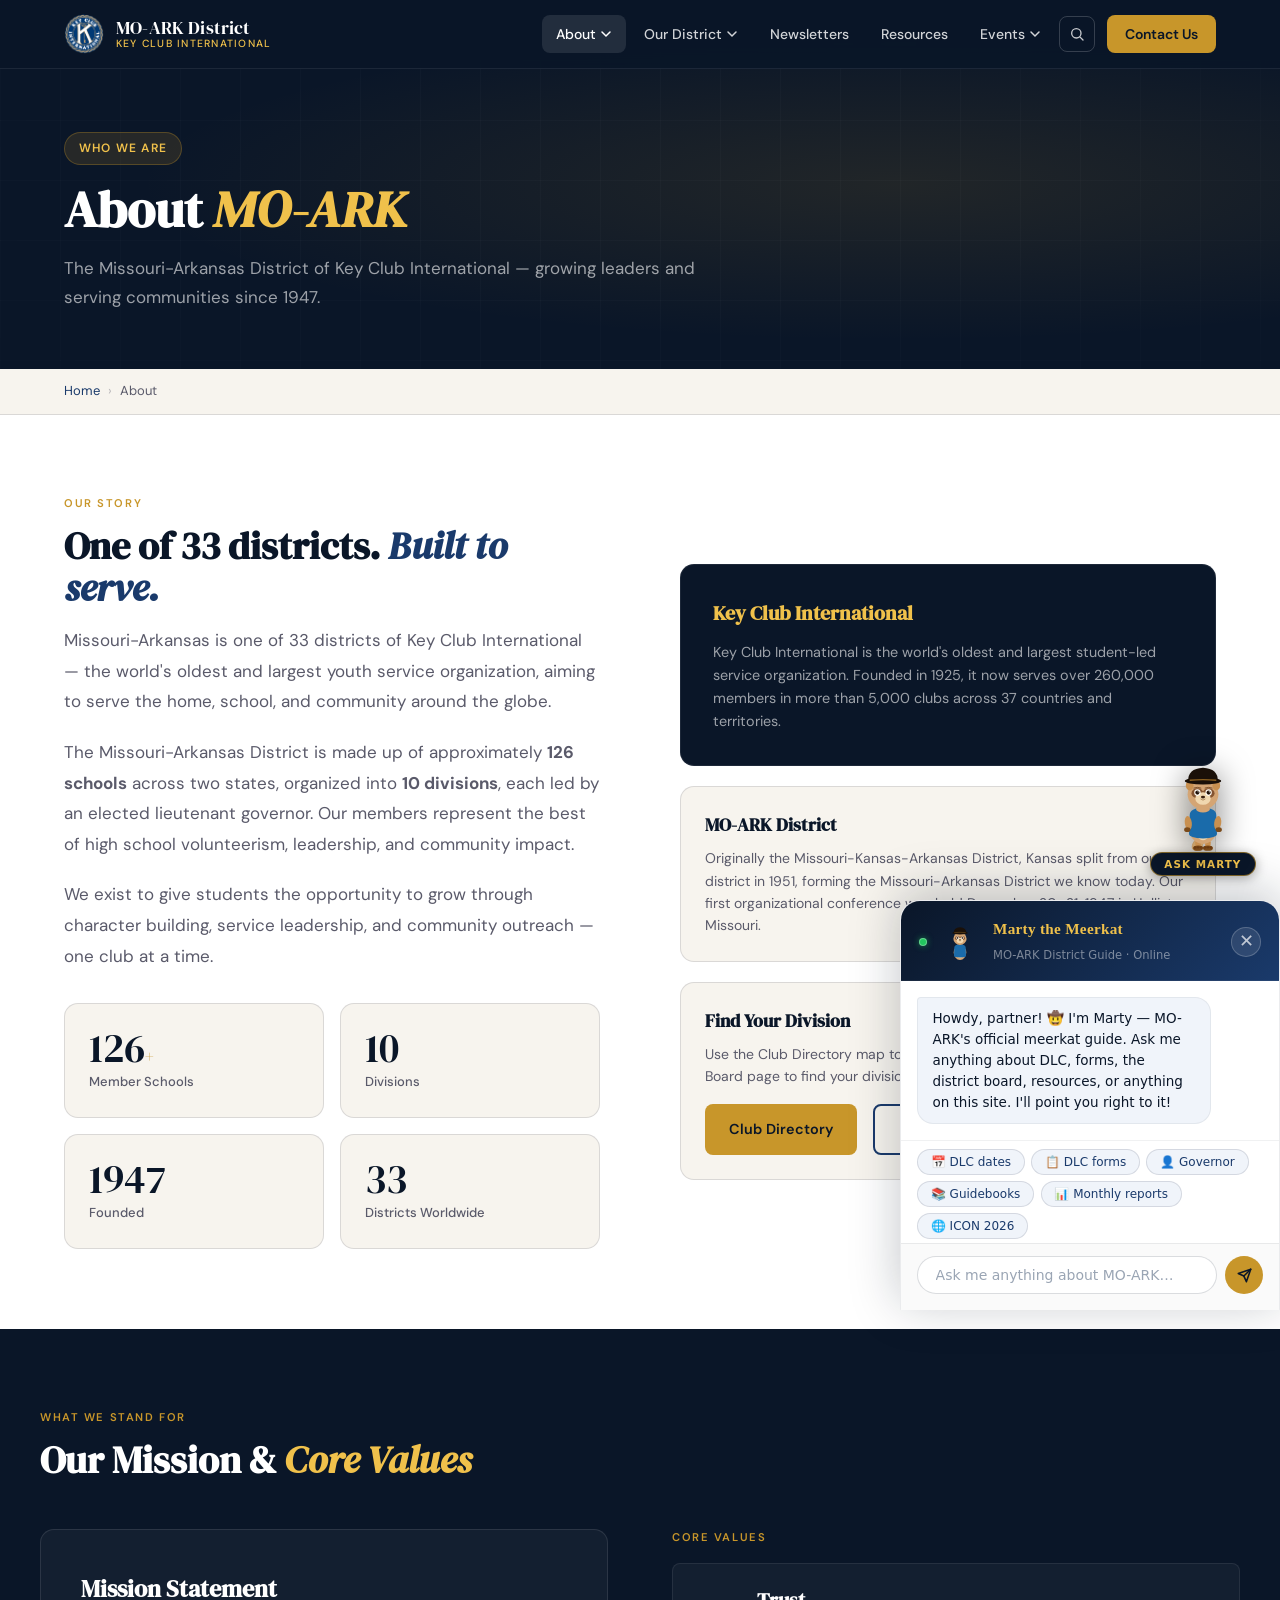
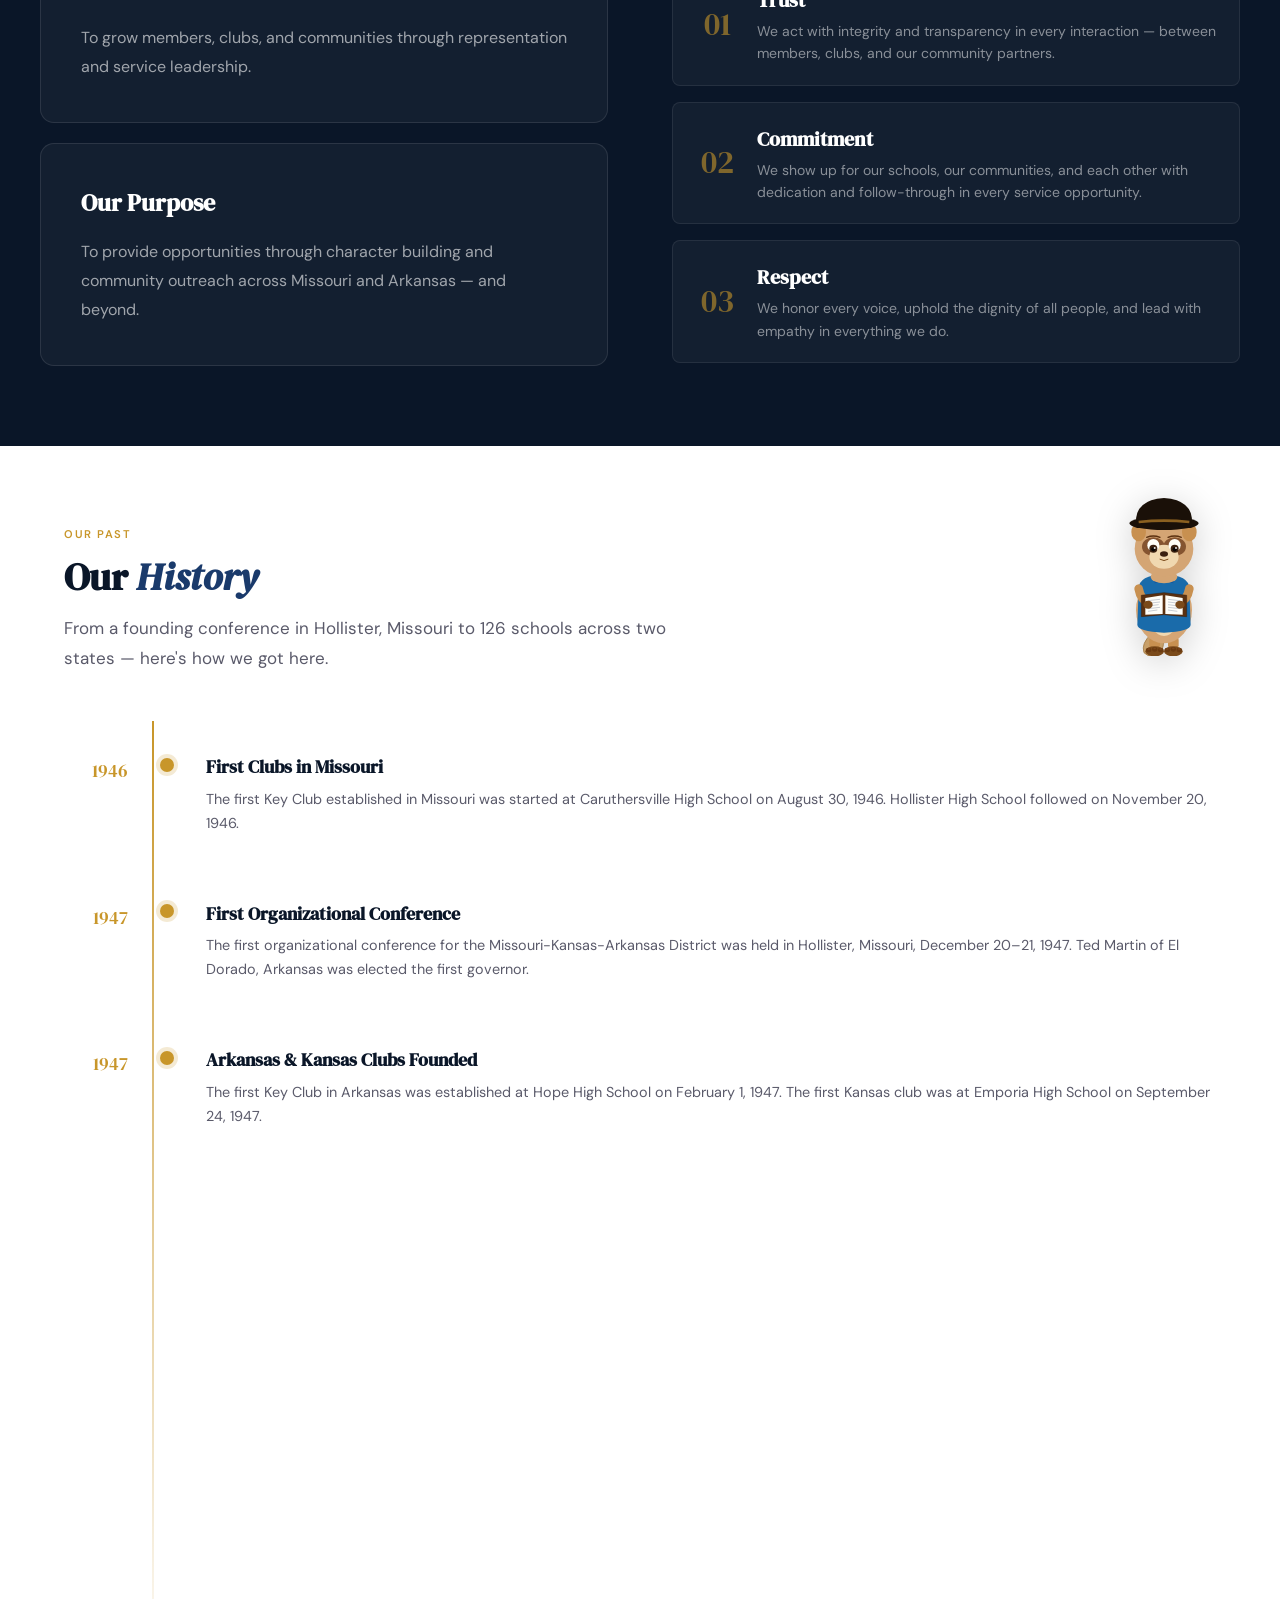
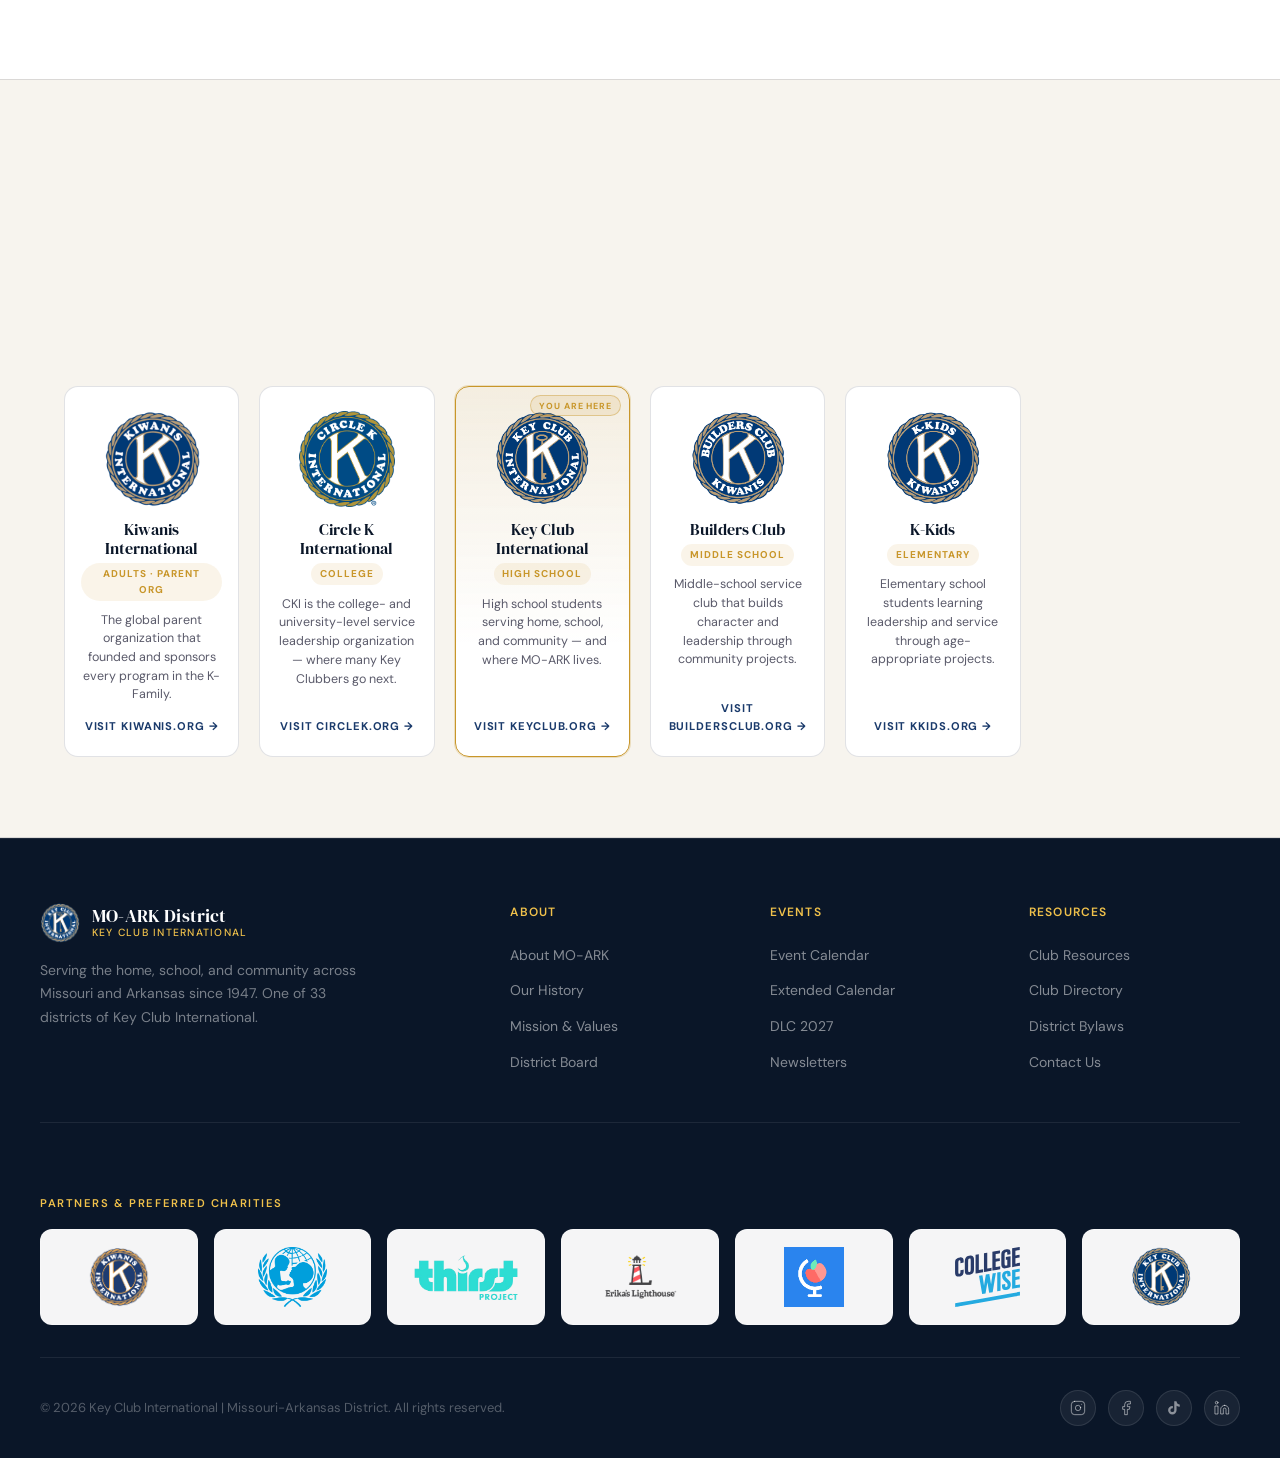
<file: about.html>
<!DOCTYPE html>
<html lang="en">
<head>
<script src="marty-chat.js"></script>
<script src="site-search.js"></script>
<meta charset="UTF-8">
<link rel="icon" type="image/png" href="keyclub_logo.png">
<meta name="viewport" content="width=device-width, initial-scale=1.0">
<title>About | MO-ARK District Key Club</title>
<link rel="preconnect" href="https://fonts.googleapis.com">
<link rel="preconnect" href="https://fonts.gstatic.com" crossorigin>
<link href="https://fonts.googleapis.com/css2?family=DM+Serif+Display:ital@0;1&family=DM+Sans:wght@300;400;500;600&display=swap" rel="stylesheet">
<link rel="stylesheet" href="base.css">
<script src="components.js"></script>
<style>
  /* PAGE HEADER */
  .page-header{padding-top:68px;background:var(--navy);position:relative;overflow:hidden;}
  .page-header-bg{position:absolute;inset:0;background:radial-gradient(ellipse at 70% 50%,rgba(200,150,42,0.12) 0%,transparent 60%);}
  .page-header-grid{position:absolute;inset:0;background-image:linear-gradient(rgba(255,255,255,0.02) 1px,transparent 1px),linear-gradient(90deg,rgba(255,255,255,0.02) 1px,transparent 1px);background-size:60px 60px;mask-image:radial-gradient(ellipse 100% 100% at 50% 50%,black 30%,transparent 100%);}
  .page-header-inner{position:relative;z-index:1;max-width:1200px;margin:0 auto;padding:4rem 1.5rem 3.5rem;}
  .page-eyebrow{display:inline-flex;align-items:center;gap:8px;background:rgba(200,150,42,0.15);border:1px solid rgba(200,150,42,0.3);border-radius:100px;padding:0.375rem 0.875rem;font-size:0.75rem;font-weight:600;color:var(--gold-lt);text-transform:uppercase;letter-spacing:0.1em;margin-bottom:1rem;}
  .page-title{font-family:var(--ff-display);font-size:clamp(2rem,4vw,3.25rem);color:var(--white);line-height:1.1;margin-bottom:1rem;}
  .page-title em{font-style:italic;color:var(--gold-lt);}
  .page-desc{font-size:1.0625rem;color:rgba(255,255,255,0.6);line-height:1.75;max-width:55ch;}

  /* BREADCRUMB */
  .breadcrumb{background:var(--cream);border-bottom:1px solid var(--border);}
  .breadcrumb-inner{max-width:1200px;margin:0 auto;padding:0.75rem 1.5rem;display:flex;align-items:center;gap:0.5rem;font-size:0.8125rem;color:var(--muted);}
  .breadcrumb a{color:var(--blue);transition:color var(--transition);}
  .breadcrumb a:hover{color:var(--navy);}
  .breadcrumb-sep{opacity:0.4;}

  /* SECTIONS */
  .section{padding:5rem 1.5rem;max-width:1200px;margin:0 auto;}
  .section-label{font-size:0.7rem;text-transform:uppercase;letter-spacing:0.14em;font-weight:600;color:var(--gold);margin-bottom:0.75rem;}
  .section-title{font-family:var(--ff-display);font-size:clamp(1.75rem,3vw,2.5rem);line-height:1.1;color:var(--navy);margin-bottom:1rem;}
  .section-title em{font-style:italic;color:var(--blue);}
  .section-desc{font-size:1.0625rem;color:var(--muted);line-height:1.75;max-width:52ch;}
  .section-header{margin-bottom:3rem;}

  /* ABOUT INTRO */
  .about-intro{display:grid;grid-template-columns:1fr 1fr;gap:5rem;align-items:center;}
  .about-intro-text p{font-size:1.0625rem;color:var(--muted);line-height:1.8;margin-bottom:1.25rem;}
  .about-stats{display:grid;grid-template-columns:1fr 1fr;gap:1rem;margin-top:2rem;}
  .about-stat{background:var(--cream);border:1px solid var(--border);border-radius:var(--radius);padding:1.5rem;}
  .about-stat-num{font-family:var(--ff-display);font-size:2.5rem;color:var(--navy);line-height:1;}
  .about-stat-unit{font-size:1rem;color:var(--gold);}
  .about-stat-label{font-size:0.8125rem;color:var(--muted);margin-top:0.25rem;font-weight:500;}
  .about-intro-visual{display:flex;flex-direction:column;gap:1.25rem;}
  .about-card{background:var(--navy);border-radius:var(--radius);padding:2rem;color:var(--white);border:1px solid rgba(255,255,255,0.08);}
  .about-card h4{font-family:var(--ff-display);font-size:1.25rem;color:var(--gold-lt);margin-bottom:0.75rem;}
  .about-card p{font-size:0.9rem;color:rgba(255,255,255,0.6);line-height:1.6;}
  .about-card-sm{background:var(--cream);border-radius:var(--radius);padding:1.5rem;border:1px solid var(--border);}
  .about-card-sm h4{font-family:var(--ff-display);font-size:1.1rem;color:var(--navy);margin-bottom:0.5rem;}
  .about-card-sm p{font-size:0.875rem;color:var(--muted);line-height:1.6;}

  /* MISSION & VALUES */
  .mission-bg{background:var(--navy);padding:5rem 1.5rem;}
  .mission-inner{max-width:1200px;margin:0 auto;}
  .mission-grid{display:grid;grid-template-columns:1fr 1fr;gap:4rem;align-items:start;margin-top:3rem;}
  .mission-block{background:rgba(255,255,255,0.04);border:1px solid rgba(255,255,255,0.1);border-radius:var(--radius);padding:2.5rem;}
  .mission-block h3{font-family:var(--ff-display);font-size:1.5rem;color:var(--white);margin-bottom:1rem;}
  .mission-block p{font-size:1rem;color:rgba(255,255,255,0.6);line-height:1.8;}
  .values-list{display:flex;flex-direction:column;gap:1rem;margin-top:1rem;}
  .value-item{display:flex;align-items:center;gap:1rem;padding:1.25rem;background:rgba(255,255,255,0.04);border:1px solid rgba(255,255,255,0.08);border-radius:var(--radius-sm);transition:border-color var(--transition),background var(--transition);}
  .value-item:hover{background:rgba(200,150,42,0.1);border-color:rgba(200,150,42,0.3);}
  .value-num{font-family:var(--ff-display);font-size:2rem;color:var(--gold);opacity:0.6;width:3rem;flex-shrink:0;text-align:center;}
  .value-info h4{font-family:var(--ff-display);font-size:1.25rem;color:var(--white);margin-bottom:0.25rem;}
  .value-info p{font-size:0.875rem;color:rgba(255,255,255,0.5);line-height:1.6;}
  .mission-label-light{font-size:0.7rem;text-transform:uppercase;letter-spacing:0.14em;font-weight:600;color:var(--gold);margin-bottom:0.75rem;}
  .mission-title-light{font-family:var(--ff-display);font-size:clamp(1.75rem,3vw,2.5rem);color:var(--white);line-height:1.1;margin-bottom:1rem;}
  .mission-title-light em{color:var(--gold-lt);font-style:italic;}

  /* K-FAMILY ROW */
  .kfam-section{background:var(--cream);border-top:1px solid var(--border);border-bottom:1px solid var(--border);}
  .kfam-grid{display:grid;grid-template-columns:repeat(6,1fr);gap:1.25rem;margin-top:2.5rem;}
  .kfam-card{position:relative;background:var(--white);border:1px solid var(--border);border-radius:var(--radius);padding:1.5rem 1rem 1.25rem;display:flex;flex-direction:column;align-items:center;text-align:center;transition:border-color var(--transition),transform var(--transition),box-shadow var(--transition);}
  .kfam-card:hover{border-color:rgba(200,150,42,0.55);transform:translateY(-4px);box-shadow:0 12px 32px rgba(10,22,40,0.12),0 0 0 1px rgba(200,150,42,0.15);}
  .kfam-card.kfam-self{border-color:var(--gold);background:linear-gradient(180deg,rgba(200,150,42,0.07) 0%,#fff 70%);box-shadow:0 0 0 1px rgba(200,150,42,0.25);}
  .kfam-card.kfam-self::before{content:'YOU ARE HERE';position:absolute;top:0.5rem;right:0.5rem;font-size:0.55rem;font-weight:700;letter-spacing:0.1em;color:var(--gold);background:rgba(200,150,42,0.12);border:1px solid rgba(200,150,42,0.4);padding:0.18rem 0.5rem;border-radius:100px;}
  .kfam-seal{width:96px;height:96px;display:flex;align-items:center;justify-content:center;margin-bottom:0.85rem;}
  .kfam-seal img{width:100%;height:100%;object-fit:contain;display:block;}
  .kfam-name{font-family:var(--ff-display);font-size:1rem;color:var(--navy);line-height:1.2;margin-bottom:0.3rem;}
  .kfam-tier{font-size:0.62rem;text-transform:uppercase;letter-spacing:0.1em;font-weight:700;color:var(--gold);background:rgba(200,150,42,0.1);padding:0.18rem 0.55rem;border-radius:100px;margin-bottom:0.6rem;}
  .kfam-desc{font-size:0.78rem;color:var(--muted);line-height:1.5;flex:1;margin-bottom:0.85rem;}
  .kfam-link{font-size:0.7rem;font-weight:700;color:var(--blue);text-transform:uppercase;letter-spacing:0.08em;display:inline-flex;align-items:center;gap:0.25rem;transition:color var(--transition),gap var(--transition);}
  .kfam-link:hover{color:var(--navy);gap:0.45rem;}
  @media(max-width:1024px){.kfam-grid{grid-template-columns:repeat(3,1fr);}}
  @media(max-width:600px){.kfam-grid{grid-template-columns:repeat(2,1fr);}.kfam-seal{width:78px;height:78px;}}

  /* HISTORY */
  .history-timeline{display:flex;flex-direction:column;gap:0;position:relative;margin-top:2rem;}
  .history-timeline::before{content:'';position:absolute;left:5.5rem;top:0;bottom:0;width:2px;background:linear-gradient(to bottom,var(--gold),rgba(200,150,42,0.1));}
  .history-item{display:flex;gap:2rem;align-items:flex-start;padding:2rem 0;}
  .history-year{width:4rem;flex-shrink:0;font-family:var(--ff-display);font-size:1.1rem;color:var(--gold);text-align:right;padding-top:0.25rem;}
  .history-dot{width:14px;height:14px;border-radius:50%;background:var(--gold);flex-shrink:0;margin-top:0.3rem;z-index:1;box-shadow:0 0 0 4px rgba(200,150,42,0.2);}
  .history-content{flex:1;}
  .history-content h4{font-family:var(--ff-display);font-size:1.125rem;color:var(--navy);margin-bottom:0.375rem;}
  .history-content p{font-size:0.9rem;color:var(--muted);line-height:1.65;}

  /* SUB-PAGE LINKS */
  .subpage-nav{display:flex;gap:1rem;flex-wrap:wrap;margin-top:2rem;}
  .subpage-btn{display:inline-flex;align-items:center;gap:0.5rem;padding:0.75rem 1.5rem;border-radius:var(--radius-sm);font-size:0.9rem;font-weight:600;transition:all var(--transition);}
  .subpage-btn-primary{background:var(--gold);color:var(--navy);}
  .subpage-btn-primary:hover{background:var(--gold-lt);transform:translateY(-2px);box-shadow:0 6px 20px rgba(200,150,42,0.4);}
  .subpage-btn-outline{background:transparent;color:var(--blue);border:2px solid var(--blue);}
  .subpage-btn-outline:hover{background:var(--blue);color:var(--white);transform:translateY(-2px);}

  /* FOOTER */
  footer{background:var(--navy);border-top:1px solid rgba(255,255,255,0.08);padding:4rem 1.5rem 2rem;}
  .footer-inner{max-width:1200px;margin:0 auto;}
  .footer-top{display:grid;grid-template-columns:2fr 1fr 1fr 1fr;gap:3rem;padding-bottom:3rem;border-bottom:1px solid rgba(255,255,255,0.08);margin-bottom:2.5rem;}
  .footer-brand p{font-size:0.875rem;color:rgba(255,255,255,0.45);line-height:1.7;margin-top:1rem;max-width:32ch;}
  .footer-col h4{font-size:0.75rem;text-transform:uppercase;letter-spacing:0.1em;color:var(--gold-lt);font-weight:600;margin-bottom:1.25rem;}
  .footer-col ul{display:flex;flex-direction:column;gap:0.625rem;}
  .footer-col ul li a{font-size:0.875rem;color:rgba(255,255,255,0.5);transition:color var(--transition);}
  .footer-col ul li a:hover{color:var(--white);}
  .footer-bottom{display:flex;align-items:center;justify-content:space-between;flex-wrap:wrap;gap:1rem;}
  .footer-copy{font-size:0.8125rem;color:rgba(255,255,255,0.3);}
  .footer-socials{display:flex;gap:0.75rem;}
  .footer-social{width:36px;height:36px;background:rgba(255,255,255,0.06);border:1px solid rgba(255,255,255,0.1);border-radius:50%;display:flex;align-items:center;justify-content:center;color:rgba(255,255,255,0.5);transition:background var(--transition),color var(--transition),border-color var(--transition);}
  .footer-social:hover{background:var(--gold);border-color:var(--gold);color:var(--navy);}
  .footer-social svg{width:16px;height:16px;}

  /* ANIMATIONS */
  .fade-in{opacity:0;transform:translateY(20px);transition:opacity 0.6s ease,transform 0.6s ease;}
  .fade-in.visible{opacity:1;transform:translateY(0);}

  /* RESPONSIVE */
  @media(max-width:1024px){.about-intro{grid-template-columns:1fr;gap:3rem;}.mission-grid{grid-template-columns:1fr;gap:2rem;}.footer-top{grid-template-columns:1fr 1fr;gap:2rem;}}
  @media(max-width:768px){.nav-links{display:none;}.nav-toggle{display:flex;}.about-stats{grid-template-columns:1fr 1fr;}.history-timeline::before{left:4.5rem;}.footer-top{grid-template-columns:1fr;gap:2rem;}.marty-reading{display:none;}}
</style>
</head>
<body>

<!-- NAV -->
<nav class="nav" id="nav">
  <div class="nav-inner">
    <a href="index.html" class="nav-logo" aria-label="MO-ARK Key Club Home">
      <img src="keyclub_logo.png" alt="Key Club Logo" style="width:40px;height:40px;border-radius:50%;object-fit:cover;">
      <div class="nav-logo-text">
        <span class="nav-logo-name">MO-ARK District</span>
        <span class="nav-logo-sub">Key Club International</span>
      </div>
    </a>
    <ul class="nav-links" role="list">
      <li class="nav-item">
        <a href="about.html" class="nav-link active">About
          <svg viewBox="0 0 12 12" fill="none" stroke="currentColor" stroke-width="1.5" stroke-linecap="round"><path d="M2 4l4 4 4-4"/></svg>
        </a>
        <div class="nav-dropdown">
          <a href="about.html">About MO-ARK</a>
          <a href="about.html#history">Our History</a>
          <a href="about.html#mission">Mission &amp; Values</a>
          <div class="nav-dropdown-divider"></div>
          <a href="contact.html">Contact Us</a>
        </div>
      </li>
      <li class="nav-item">
        <a href="our-district.html" class="nav-link">Our District
          <svg viewBox="0 0 12 12" fill="none" stroke="currentColor" stroke-width="1.5" stroke-linecap="round"><path d="M2 4l4 4 4-4"/></svg>
        </a>
        <div class="nav-dropdown">
          <a href="our-district.html#board">District Board</a>
          <a href="our-district.html#clubs">Club Directory</a>
          <a href="our-district.html#bylaws">District Bylaws</a>
        </div>
      </li>
      <li><a href="newsletters.html" class="nav-link">Newsletters</a></li>
      <li><a href="resources.html" class="nav-link">Resources</a></li>
      <li class="nav-item">
        <a href="dlc.html" class="nav-link">Events
          <svg viewBox="0 0 12 12" fill="none" stroke="currentColor" stroke-width="1.5" stroke-linecap="round"><path d="M2 4l4 4 4-4"/></svg>
        </a>
        <div class="nav-dropdown">
          <a href="dlc.html">DLC 2027</a>
          <a href="dlc.html#calendar">Event Calendar</a>
          <a href="resources.html#forms">DLC Forms</a>
        </div>
      </li>
      <li><a href="contact.html" class="nav-cta nav-link">Contact Us</a></li>
    </ul>
    <button class="nav-toggle" id="navToggle" aria-label="Toggle menu" aria-expanded="false">
      <span></span><span></span><span></span>
    </button>
  </div>
</nav>
<div class="nav-mobile" id="navMobile">
  <div class="nav-mobile-section">About</div>
  <a href="about.html">About MO-ARK</a>
  <a href="about.html#history">Our History</a>
  <a href="about.html#mission">Mission &amp; Values</a>
  <div class="nav-mobile-section">District</div>
  <a href="our-district.html#board">District Board</a>
  <a href="our-district.html#clubs">Club Directory</a>
  <a href="our-district.html#bylaws">District Bylaws</a>
  <div class="nav-mobile-section">Events &amp; Resources</div>
  <a href="newsletters.html">Newsletters</a>
  <a href="resources.html">Resources</a>
  <a href="dlc.html">DLC 2027</a>
  <div class="nav-mobile-section">Connect</div>
  <a href="contact.html">Contact Us</a>
</div>

<!-- PAGE HEADER -->
<div class="page-header">
  <div class="page-header-bg"></div>
  <div class="page-header-grid"></div>
  <div class="page-header-inner">
    <div class="page-eyebrow">Who We Are</div>
    <h1 class="page-title">About <em>MO-ARK</em></h1>
    <p class="page-desc">The Missouri-Arkansas District of Key Club International — growing leaders and serving communities since 1947.</p>
  </div>
</div>

<div class="breadcrumb">
  <div class="breadcrumb-inner">
    <a href="index.html">Home</a>
    <span class="breadcrumb-sep">›</span>
    <span>About</span>
  </div>
</div>

<!-- ABOUT INTRO -->
<div class="section">
  <div class="about-intro">
    <div class="about-intro-text fade-in">
      <div class="section-label">Our Story</div>
      <h2 class="section-title">One of 33 districts. <em>Built to serve.</em></h2>
      <p>Missouri-Arkansas is one of 33 districts of Key Club International — the world's oldest and largest youth service organization, aiming to serve the home, school, and community around the globe.</p>
      <p>The Missouri-Arkansas District is made up of approximately <strong>126 schools</strong> across two states, organized into <strong>10 divisions</strong>, each led by an elected lieutenant governor. Our members represent the best of high school volunteerism, leadership, and community impact.</p>
      <p>We exist to give students the opportunity to grow through character building, service leadership, and community outreach — one club at a time.</p>
      <div class="about-stats">
        <div class="about-stat">
          <div class="about-stat-num">126<span class="about-stat-unit">+</span></div>
          <div class="about-stat-label">Member Schools</div>
        </div>
        <div class="about-stat">
          <div class="about-stat-num">10</div>
          <div class="about-stat-label">Divisions</div>
        </div>
        <div class="about-stat">
          <div class="about-stat-num">1947</div>
          <div class="about-stat-label">Founded</div>
        </div>
        <div class="about-stat">
          <div class="about-stat-num">33</div>
          <div class="about-stat-label">Districts Worldwide</div>
        </div>
      </div>
    </div>
    <div class="about-intro-visual fade-in">
      <div class="about-card">
        <h4>Key Club International</h4>
        <p>Key Club International is the world's oldest and largest student-led service organization. Founded in 1925, it now serves over 260,000 members in more than 5,000 clubs across 37 countries and territories.</p>
      </div>
      <div class="about-card-sm">
        <h4>MO-ARK District</h4>
        <p>Originally the Missouri-Kansas-Arkansas District, Kansas split from our district in 1951, forming the Missouri-Arkansas District we know today. Our first organizational conference was held December 20–21, 1947 in Hollister, Missouri.</p>
      </div>
      <div class="about-card-sm">
        <h4>Find Your Division</h4>
        <p>Use the Club Directory map to find what division your school is in, and the Board page to find your division's lieutenant governor.</p>
        <div class="subpage-nav" style="margin-top:1rem;">
          <a href="our-district.html#clubs" class="subpage-btn subpage-btn-primary">Club Directory</a>
          <a href="our-district.html#board" class="subpage-btn subpage-btn-outline">District Board</a>
        </div>
      </div>
    </div>
  </div>
</div>

<!-- MISSION & VALUES -->
<div class="mission-bg" id="mission">
  <div class="mission-inner">
    <div class="fade-in">
      <div class="mission-label-light">What We Stand For</div>
      <h2 class="mission-title-light">Our Mission &amp; <em>Core Values</em></h2>
    </div>
    <div class="mission-grid">
      <div class="fade-in">
        <div class="mission-block">
          <h3>Mission Statement</h3>
          <p>To grow members, clubs, and communities through representation and service leadership.</p>
        </div>
        <div class="mission-block" style="margin-top:1.25rem;">
          <h3>Our Purpose</h3>
          <p>To provide opportunities through character building and community outreach across Missouri and Arkansas — and beyond.</p>
        </div>
      </div>
      <div class="fade-in">
        <div class="mission-label-light" style="margin-bottom:1rem;">Core Values</div>
        <div class="values-list">
          <div class="value-item">
            <div class="value-num">01</div>
            <div class="value-info">
              <h4>Trust</h4>
              <p>We act with integrity and transparency in every interaction — between members, clubs, and our community partners.</p>
            </div>
          </div>
          <div class="value-item">
            <div class="value-num">02</div>
            <div class="value-info">
              <h4>Commitment</h4>
              <p>We show up for our schools, our communities, and each other with dedication and follow-through in every service opportunity.</p>
            </div>
          </div>
          <div class="value-item">
            <div class="value-num">03</div>
            <div class="value-info">
              <h4>Respect</h4>
              <p>We honor every voice, uphold the dignity of all people, and lead with empathy in everything we do.</p>
            </div>
          </div>
        </div>
      </div>
    </div>
  </div>
</div>

<!-- HISTORY -->
<div class="section" id="history" style="position:relative;">
  <!-- Marty reading a book — sits in the top-right of the history section, signals "story time" -->
  <div class="marty-reading fade-in" aria-hidden="true" style="position:absolute;top:1.5rem;right:1rem;width:120px;height:auto;pointer-events:none;">
    <svg viewBox="0 0 180 280" xmlns="http://www.w3.org/2000/svg" style="width:100%;height:auto;filter:drop-shadow(0 6px 18px rgba(0,0,0,0.18));display:block;">
      <!-- Tail -->
      <path d="M72 245 Q55 260 60 274 Q70 284 85 276 Q90 264 90 252" fill="#C8A06A" stroke="#A07840" stroke-width="1.2"/>
      <!-- Legs (drawn before body so body covers their top) -->
      <rect x="68" y="248" width="16" height="22" rx="7" fill="#C89050"/>
      <rect x="96" y="248" width="16" height="22" rx="7" fill="#C89050"/>
      <!-- Foot pads -->
      <ellipse cx="76" cy="272" rx="14" ry="7.5" fill="#7A4A1A"/>
      <ellipse cx="104" cy="272" rx="14" ry="7.5" fill="#7A4A1A"/>
      <!-- Toes (3 per foot) -->
      <ellipse cx="67" cy="270" rx="4" ry="3.5" fill="#6A3A10"/>
      <ellipse cx="76" cy="269" rx="4" ry="3.5" fill="#6A3A10"/>
      <ellipse cx="85" cy="270" rx="4" ry="3.5" fill="#6A3A10"/>
      <ellipse cx="95" cy="270" rx="4" ry="3.5" fill="#6A3A10"/>
      <ellipse cx="104" cy="269" rx="4" ry="3.5" fill="#6A3A10"/>
      <ellipse cx="113" cy="270" rx="4" ry="3.5" fill="#6A3A10"/>
      <!-- Toe highlights -->
      <ellipse cx="67" cy="268.5" rx="2" ry="1.4" fill="#8A5020" opacity="0.55"/>
      <ellipse cx="76" cy="267.5" rx="2" ry="1.4" fill="#8A5020" opacity="0.55"/>
      <ellipse cx="85" cy="268.5" rx="2" ry="1.4" fill="#8A5020" opacity="0.55"/>
      <ellipse cx="95" cy="268.5" rx="2" ry="1.4" fill="#8A5020" opacity="0.55"/>
      <ellipse cx="104" cy="267.5" rx="2" ry="1.4" fill="#8A5020" opacity="0.55"/>
      <ellipse cx="113" cy="268.5" rx="2" ry="1.4" fill="#8A5020" opacity="0.55"/>
      <!-- Body & belly -->
      <ellipse cx="90" cy="210" rx="42" ry="50" fill="#D4A574"/>
      <ellipse cx="90" cy="215" rx="23" ry="34" fill="#F0D8B0"/>
      <!-- Shirt -->
      <path d="M52 178 Q52 158 90 156 Q128 158 128 178 L130 232 Q130 242 90 244 Q50 242 50 232 Z" fill="#1A6BAA"/>
      <path d="M76 156 Q90 151 104 156 L104 170 Q90 164 76 170 Z" fill="#1558A0"/>
      <!-- Chest fluff -->
      <ellipse cx="90" cy="160" rx="20" ry="10" fill="#D4A574"/>
      <!-- Head -->
      <ellipse cx="90" cy="118" rx="44" ry="42" fill="#D4A574"/>
      <ellipse cx="52" cy="93" rx="11" ry="14" fill="#C89050"/>
      <ellipse cx="128" cy="93" rx="11" ry="14" fill="#C89050"/>
      <ellipse cx="74" cy="115" rx="17" ry="14" fill="#6B3A1A" opacity=".75"/>
      <ellipse cx="106" cy="115" rx="17" ry="14" fill="#6B3A1A" opacity=".75"/>
      <!-- Snout -->
      <ellipse cx="90" cy="130" rx="22" ry="18" fill="#F0D8B0"/>
      <ellipse cx="90" cy="126" rx="6" ry="4" fill="#3A2010"/>
      <path d="M84 134 Q90 138 96 134" stroke="#7A4A1A" stroke-width="1.5" fill="none" stroke-linecap="round"/>
      <!-- Eyes looking DOWN at the book -->
      <ellipse cx="74" cy="113" rx="9" ry="9.5" fill="#FFFEF8"/>
      <ellipse cx="106" cy="113" rx="9" ry="9.5" fill="#FFFEF8"/>
      <circle cx="74" cy="118" r="6" fill="#3A2010"/>
      <circle cx="106" cy="118" r="6" fill="#3A2010"/>
      <circle cx="74" cy="119" r="3.2" fill="#0A0604"/>
      <circle cx="106" cy="119" r="3.2" fill="#0A0604"/>
      <circle cx="76" cy="117" r="1.5" fill="white" opacity=".9"/>
      <circle cx="108" cy="117" r="1.5" fill="white" opacity=".9"/>
      <!-- Eyebrows (concentrated) -->
      <path d="M64 101 Q74 97 84 101" stroke="#5A3010" stroke-width="2" fill="none" stroke-linecap="round"/>
      <path d="M96 101 Q106 97 116 101" stroke="#5A3010" stroke-width="2" fill="none" stroke-linecap="round"/>
      <!-- Cowboy hat -->
      <ellipse cx="90" cy="80" rx="52" ry="10" fill="#1A1008"/>
      <path d="M48 80 Q46 45 90 42 Q134 45 132 80 Z" fill="#1A1008"/>
      <path d="M52 78 Q90 74 128 78" stroke="#8B6020" stroke-width="4" fill="none"/>
      <!-- Arms reaching forward to grip the book -->
      <path d="M52 178 Q55 195 68 200" stroke="#C89050" stroke-width="13" fill="none" stroke-linecap="round"/>
      <path d="M128 178 Q125 195 112 200" stroke="#C89050" stroke-width="13" fill="none" stroke-linecap="round"/>
      <!-- Open book -->
      <path d="M56 188 L90 184 L124 188 L124 220 L90 217 L56 220 Z" fill="#5A3010" stroke="#3A2010" stroke-width="0.8"/>
      <path d="M62 192 L88 188 L88 216 L62 217 Z" fill="#FFFEF8"/>
      <path d="M92 188 L118 192 L118 217 L92 216 Z" fill="#FFFEF8"/>
      <!-- Page text lines -->
      <line x1="66" y1="196" x2="84" y2="194" stroke="#8A95A8" stroke-width="0.7"/>
      <line x1="66" y1="200" x2="84" y2="198" stroke="#8A95A8" stroke-width="0.7"/>
      <line x1="66" y1="204" x2="82" y2="202" stroke="#8A95A8" stroke-width="0.7"/>
      <line x1="66" y1="208" x2="84" y2="206" stroke="#8A95A8" stroke-width="0.7"/>
      <line x1="66" y1="212" x2="80" y2="210" stroke="#8A95A8" stroke-width="0.7"/>
      <line x1="96" y1="194" x2="114" y2="196" stroke="#8A95A8" stroke-width="0.7"/>
      <line x1="96" y1="198" x2="114" y2="200" stroke="#8A95A8" stroke-width="0.7"/>
      <line x1="96" y1="202" x2="112" y2="204" stroke="#8A95A8" stroke-width="0.7"/>
      <line x1="96" y1="206" x2="114" y2="208" stroke="#8A95A8" stroke-width="0.7"/>
      <line x1="96" y1="210" x2="110" y2="212" stroke="#8A95A8" stroke-width="0.7"/>
      <!-- Paws gripping book -->
      <ellipse cx="66" cy="202" rx="7" ry="6" fill="#7A4A1A"/>
      <ellipse cx="114" cy="202" rx="7" ry="6" fill="#7A4A1A"/>
    </svg>
  </div>

  <div class="section-header fade-in" style="position:relative;z-index:1;max-width:calc(100% - 150px);">
    <div class="section-label">Our Past</div>
    <h2 class="section-title">Our <em>History</em></h2>
    <p class="section-desc">From a founding conference in Hollister, Missouri to 126 schools across two states — here's how we got here.</p>
  </div>
  <div class="history-timeline">
    <div class="history-item fade-in">
      <div class="history-year">1946</div>
      <div class="history-dot"></div>
      <div class="history-content">
        <h4>First Clubs in Missouri</h4>
        <p>The first Key Club established in Missouri was started at Caruthersville High School on August 30, 1946. Hollister High School followed on November 20, 1946.</p>
      </div>
    </div>
    <div class="history-item fade-in">
      <div class="history-year">1947</div>
      <div class="history-dot"></div>
      <div class="history-content">
        <h4>First Organizational Conference</h4>
        <p>The first organizational conference for the Missouri-Kansas-Arkansas District was held in Hollister, Missouri, December 20–21, 1947. Ted Martin of El Dorado, Arkansas was elected the first governor.</p>
      </div>
    </div>
    <div class="history-item fade-in">
      <div class="history-year">1947</div>
      <div class="history-dot"></div>
      <div class="history-content">
        <h4>Arkansas & Kansas Clubs Founded</h4>
        <p>The first Key Club in Arkansas was established at Hope High School on February 1, 1947. The first Kansas club was at Emporia High School on September 24, 1947.</p>
      </div>
    </div>
    <div class="history-item fade-in">
      <div class="history-year">1948</div>
      <div class="history-dot"></div>
      <div class="history-content">
        <h4>First District Convention</h4>
        <p>The first Missouri-Kansas-Arkansas District Convention was held in Jonesboro, Arkansas on April 3–4, 1948. Doug Serage from Joplin, Missouri was elected governor, serving from 1948–1949.</p>
      </div>
    </div>
    <div class="history-item fade-in">
      <div class="history-year">1951</div>
      <div class="history-dot"></div>
      <div class="history-content">
        <h4>Kansas Splits — MO-ARK Is Born</h4>
        <p>Kansas split from Missouri and Arkansas in 1951, establishing the Missouri-Arkansas District as it stands today. MO-ARK has been serving students across two states ever since.</p>
      </div>
    </div>
    <div class="history-item fade-in">
      <div class="history-year">Today</div>
      <div class="history-dot"></div>
      <div class="history-content">
        <h4>126 Schools & Growing</h4>
        <p>Today, MO-ARK spans approximately 126 schools in 10 divisions, with elected leaders, active clubs, and thousands of students making a difference in their communities every day.</p>
      </div>
    </div>
  </div>
</div>

<!-- K-FAMILY -->
<div class="kfam-section">
  <div class="section">
    <div class="section-header fade-in">
      <div class="section-label">The K-Family</div>
      <h2 class="section-title">Part of a <em>Bigger Family</em></h2>
      <p class="section-desc">Key Club is one of six service leadership programs sponsored by Kiwanis International — a global family of clubs from elementary school through adulthood, all dedicated to serving the children of the world.</p>
    </div>
    <div class="kfam-grid">

      <a href="https://www.kiwanis.org" target="_blank" rel="noopener" class="kfam-card fade-in">
        <div class="kfam-seal"><img src="Images/Kiwanis-seal.png" alt="Kiwanis International seal"></div>
        <div class="kfam-name">Kiwanis International</div>
        <div class="kfam-tier">Adults · Parent Org</div>
        <p class="kfam-desc">The global parent organization that founded and sponsors every program in the K-Family.</p>
        <span class="kfam-link">Visit kiwanis.org →</span>
      </a>

      <a href="https://www.circlek.org" target="_blank" rel="noopener" class="kfam-card fade-in">
        <div class="kfam-seal"><img src="Images/CircleK-seal.png" alt="Circle K International seal"></div>
        <div class="kfam-name">Circle K International</div>
        <div class="kfam-tier">College</div>
        <p class="kfam-desc">CKI is the college- and university-level service leadership organization — where many Key Clubbers go next.</p>
        <span class="kfam-link">Visit circlek.org →</span>
      </a>

      <a href="https://www.keyclub.org" target="_blank" rel="noopener" class="kfam-card kfam-self fade-in">
        <div class="kfam-seal"><img src="Images/KeyClub-seal.jpg" alt="Key Club International seal"></div>
        <div class="kfam-name">Key Club International</div>
        <div class="kfam-tier">High School</div>
        <p class="kfam-desc">High school students serving home, school, and community — and where MO-ARK lives.</p>
        <span class="kfam-link">Visit keyclub.org →</span>
      </a>

      <a href="https://www.buildersclub.org" target="_blank" rel="noopener" class="kfam-card fade-in">
        <div class="kfam-seal"><img src="Images/BuildersClub-seal.jpg" alt="Builders Club seal"></div>
        <div class="kfam-name">Builders Club</div>
        <div class="kfam-tier">Middle School</div>
        <p class="kfam-desc">Middle-school service club that builds character and leadership through community projects.</p>
        <span class="kfam-link">Visit buildersclub.org →</span>
      </a>

      <a href="https://www.kkids.org" target="_blank" rel="noopener" class="kfam-card fade-in">
        <div class="kfam-seal"><img src="Images/KKids-Seal.jpg" alt="K-Kids seal"></div>
        <div class="kfam-name">K-Kids</div>
        <div class="kfam-tier">Elementary</div>
        <p class="kfam-desc">Elementary school students learning leadership and service through age-appropriate projects.</p>
        <span class="kfam-link">Visit kkids.org →</span>
      </a>

      <a href="https://www.aktionclub.org" target="_blank" rel="noopener" class="kfam-card fade-in">
        <div class="kfam-seal"><img src="Images/AktionClub-seal.jpg" alt="Aktion Club seal"></div>
        <div class="kfam-name">Aktion Club</div>
        <div class="kfam-tier">Adults with Disabilities</div>
        <p class="kfam-desc">The only service club for adults living with disabilities — making a difference in their communities.</p>
        <span class="kfam-link">Visit aktionclub.org →</span>
      </a>

    </div>
  </div>
</div>

<!-- FOOTER -->
<footer>
  <div class="footer-inner">
    <div class="footer-top">
      <div class="footer-brand">
        <div class="nav-logo" style="margin-bottom:0.5rem;">
          <img src="keyclub_logo.png" alt="Key Club Logo" style="width:40px;height:40px;border-radius:50%;object-fit:cover;">
          <div class="nav-logo-text">
            <span class="nav-logo-name">MO-ARK District</span>
            <span class="nav-logo-sub">Key Club International</span>
          </div>
        </div>
        <p>Serving the home, school, and community across Missouri and Arkansas since 1947. One of 33 districts of Key Club International.</p>
      </div>
      <div class="footer-col">
        <h4>About</h4>
        <ul>
          <li><a href="about.html">About MO-ARK</a></li>
          <li><a href="about.html#history">Our History</a></li>
          <li><a href="about.html#mission">Mission &amp; Values</a></li>
          <li><a href="our-district.html#board">District Board</a></li>
        </ul>
      </div>
      <div class="footer-col">
        <h4>Events</h4>
        <ul>
          <li><a href="dlc.html#calendar">Event Calendar</a></li>
          <li><a href="extended-calendar.html">Extended Calendar</a></li>
          <li><a href="dlc.html">DLC 2027</a></li>
          <li><a href="newsletters.html">Newsletters</a></li>
        </ul>
      </div>
      <div class="footer-col">
        <h4>Resources</h4>
        <ul>
          <li><a href="resources.html#club">Club Resources</a></li>
          <li><a href="our-district.html#clubs">Club Directory</a></li>
          <li><a href="our-district.html#bylaws">District Bylaws</a></li>
          <li><a href="contact.html">Contact Us</a></li>
        </ul>
      </div>
    </div>

    <div class="footer-partners">
      <div class="footer-partners-label">Partners &amp; Preferred Charities</div>
      <div class="footer-partners-row">
        <a href="https://www.kiwanis.org" target="_blank" rel="noopener" class="footer-partner" title="Kiwanis International — our parent organization"><img src="Images/Kiwanis International Logo.png" alt="Kiwanis International"></a>
        <a href="https://www.unicefusa.org" target="_blank" rel="noopener" class="footer-partner" title="UNICEF — Trick-or-Treat for UNICEF partner"><img src="Images/UNICEF Logo.png" alt="UNICEF"></a>
        <a href="https://www.thirstproject.org" target="_blank" rel="noopener" class="footer-partner" title="Thirst Project — clean-water preferred charity"><img src="Images/Thirst Project Logo.png" alt="Thirst Project"></a>
        <a href="https://www.erikaslighthouse.org" target="_blank" rel="noopener" class="footer-partner" title="Erika's Lighthouse — youth mental health partner"><img src="Images/Erika&apos;s Lighthouse Logo.png" alt="Erika&apos;s Lighthouse"></a>
        <a href="https://schoolhouse.world" target="_blank" rel="noopener" class="footer-partner" title="Schoolhouse — peer tutoring service partner"><img src="Images/Schoolhouse Logo.png" alt="Schoolhouse"></a>
        <a href="https://www.collegewise.com" target="_blank" rel="noopener" class="footer-partner" title="CollegeWise — college admissions service partner"><img src="Images/Collegewise Logo.svg" alt="CollegeWise"></a>
        <a href="https://www.keyclub.org" target="_blank" rel="noopener" class="footer-partner" title="Key Club International"><img src="Images/Key Club Logo.png" alt="Key Club International"></a>
      </div>
    </div>

    <div class="footer-bottom">
      <p class="footer-copy">© 2026 Key Club International | Missouri-Arkansas District. All rights reserved.</p>
      <div class="footer-socials">
        <a href="https://www.instagram.com/moarkdistrict/" class="footer-social" aria-label="Instagram" target="_blank" rel="noopener"><svg viewBox="0 0 24 24" fill="none" stroke="currentColor" stroke-width="1.5" stroke-linecap="round" stroke-linejoin="round"><rect x="2" y="2" width="20" height="20" rx="5"/><path d="M16 11.37A4 4 0 1 1 12.63 8 4 4 0 0 1 16 11.37z"/><line x1="17.5" y1="6.5" x2="17.51" y2="6.5"/></svg></a>
        <a href="#" class="footer-social" aria-label="Facebook"><svg viewBox="0 0 24 24" fill="none" stroke="currentColor" stroke-width="1.5" stroke-linecap="round" stroke-linejoin="round"><path d="M18 2h-3a5 5 0 0 0-5 5v3H7v4h3v8h4v-8h3l1-4h-4V7a1 1 0 0 1 1-1h3z"/></svg></a>
        <a href="#" class="footer-social" aria-label="TikTok"><svg viewBox="0 0 24 24" fill="currentColor"><path d="M19.59 6.69a4.83 4.83 0 0 1-3.77-4.25V2h-3.45v13.67a2.89 2.89 0 0 1-2.88 2.5 2.89 2.89 0 0 1-2.89-2.89 2.89 2.89 0 0 1 2.89-2.89c.28 0 .54.04.79.1V9.01a6.33 6.33 0 0 0-.79-.05A6.34 6.34 0 0 0 3.15 15.3 6.34 6.34 0 0 0 9.49 21.6a6.34 6.34 0 0 0 6.34-6.34V8.69a8.18 8.18 0 0 0 4.81 1.55V6.79a4.85 4.85 0 0 1-1.05-.1z"/></svg></a>
        <a href="#" class="footer-social" aria-label="LinkedIn"><svg viewBox="0 0 24 24" fill="none" stroke="currentColor" stroke-width="1.5" stroke-linecap="round" stroke-linejoin="round"><path d="M16 8a6 6 0 0 1 6 6v7h-4v-7a2 2 0 0 0-2-2 2 2 0 0 0-2 2v7h-4v-7a6 6 0 0 1 6-6z"/><rect x="2" y="9" width="4" height="12"/><circle cx="4" cy="4" r="2"/></svg></a>
      </div>
    </div>
  </div>
</footer>

<script>
  const observer = new IntersectionObserver((entries) => {
    entries.forEach((entry, i) => {
      if (entry.isIntersecting) { setTimeout(() => entry.target.classList.add('visible'), i * 80); observer.unobserve(entry.target); }
    });
  }, {threshold:0.12, rootMargin:'0px 0px -40px 0px'});
  document.querySelectorAll('.fade-in').forEach(el => observer.observe(el));
</script>
<script src="transitions.js"></script>
</body>
</html>
</file>
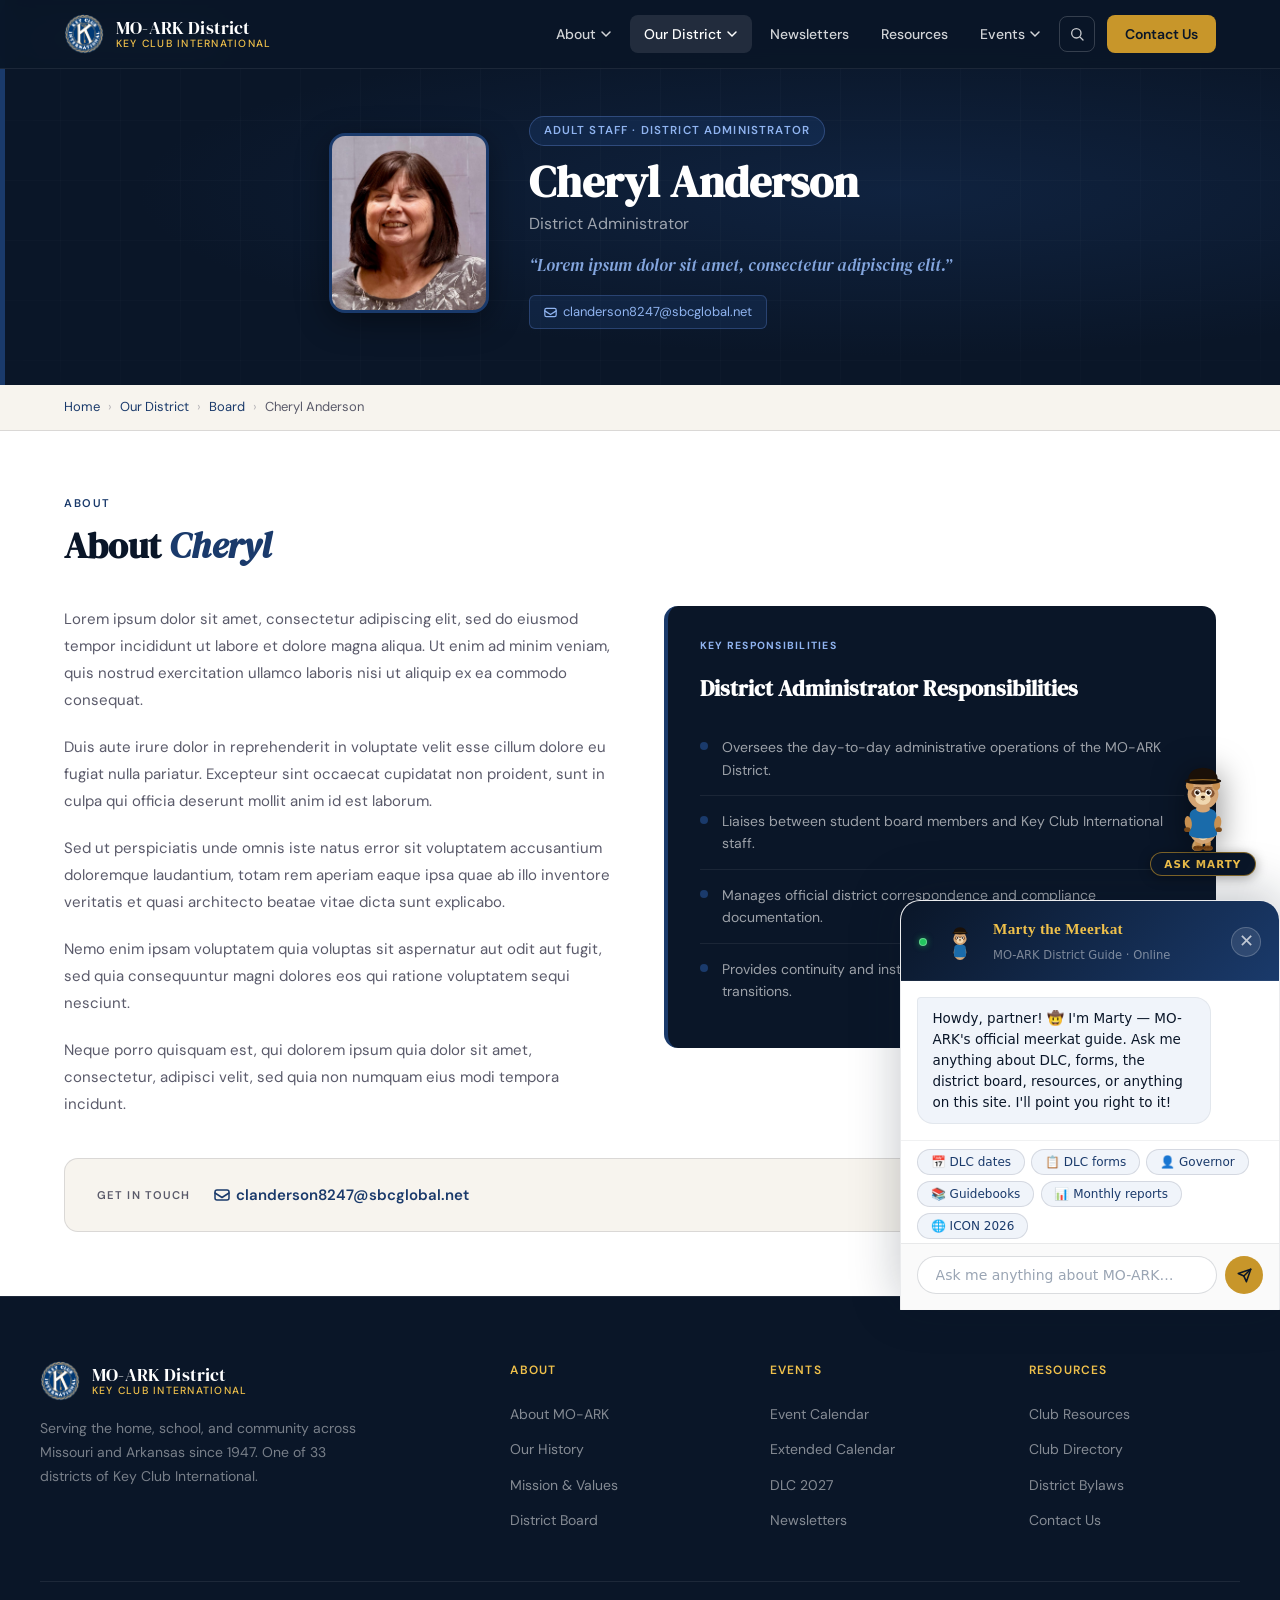
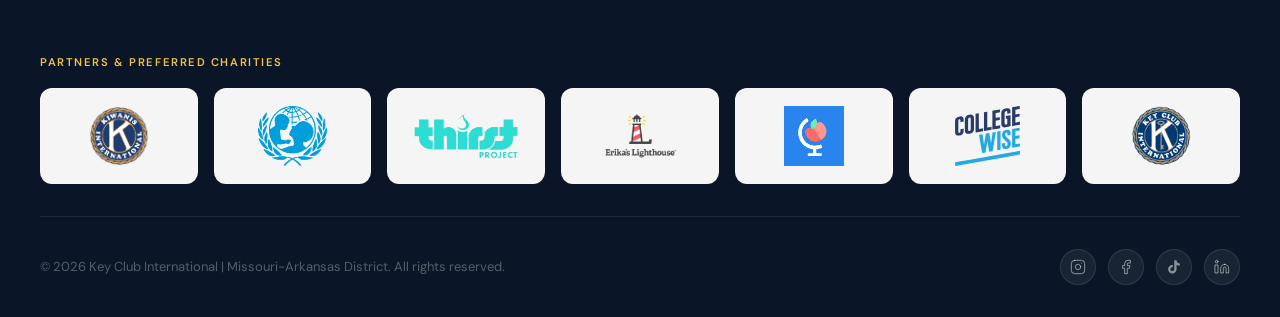
<file: adult-profile.html>
<!DOCTYPE html>
<html lang="en">
<head>
<script src="marty-chat.js"></script>
<script src="site-search.js"></script>

<meta charset="UTF-8">
<link rel="icon" type="image/png" href="keyclub_logo.png">
<meta name="viewport" content="width=device-width, initial-scale=1.0">
<title>Adult Staff | MO-ARK District Key Club</title>
<link rel="preconnect" href="https://fonts.googleapis.com">
<link rel="preconnect" href="https://fonts.gstatic.com" crossorigin>
<link href="https://fonts.googleapis.com/css2?family=DM+Serif+Display:ital@0;1&family=DM+Sans:wght@300;400;500;600&display=swap" rel="stylesheet">
<link rel="stylesheet" href="base.css">
<script src="components.js"></script>
<style>

/* ── PAGE HERO — uses blue accent instead of gold bar for adults ── */
.adult-hero {
  padding-top: 68px;
  background: var(--navy);
  position: relative;
  overflow: hidden;
  min-height: 340px;
  display: flex;
  flex-direction: column;
  justify-content: flex-end;
}
.adult-hero-bg {
  position: absolute; inset: 0;
  background: radial-gradient(ellipse at 70% 50%, rgba(26,58,107,0.35) 0%, transparent 60%);
}
.adult-hero-grid {
  position: absolute; inset: 0;
  background-image: linear-gradient(rgba(255,255,255,0.02) 1px,transparent 1px),
    linear-gradient(90deg,rgba(255,255,255,0.02) 1px,transparent 1px);
  background-size: 60px 60px;
  mask-image: radial-gradient(ellipse 100% 100% at 50% 50%, black 30%, transparent 100%);
}
.adult-hero-blue-bar {
  position: absolute; left: 0; top: 0; bottom: 0;
  width: 5px;
  background: var(--blue);
}
.adult-hero-inner {
  position: relative; z-index: 1;
  max-width: 1200px; margin: 0 auto;
  padding: 3rem 1.5rem 3.5rem;
  display: flex;
  align-items: center;
  gap: 2.5rem;
}

/* Back button */
.back-btn {
  display: inline-flex; align-items: center; gap: 8px;
  background: rgba(255,255,255,0.08);
  border: 1px solid rgba(255,255,255,0.18);
  color: rgba(255,255,255,0.8);
  font-size: 0.8125rem; font-weight: 600;
  padding: 0.5rem 1.1rem;
  border-radius: 100px;
  transition: all var(--transition);
  position: absolute; top: 1.25rem; left: 1.5rem; z-index: 10;
}
.back-btn:hover {
  background: rgba(255,255,255,0.15);
  color: var(--white);
  transform: translateX(-2px);
}
.back-btn svg { width: 14px; height: 14px; }

/* Profile block */
.profile-img-wrap {
  flex-shrink: 0;
  width: 160px; height: 180px;
  border-radius: 16px;
  overflow: hidden;
  border: 3px solid var(--blue);
  box-shadow: 0 8px 32px rgba(0,0,0,0.4);
  background: var(--blue);
  display: flex; align-items: center; justify-content: center;
}
.profile-img-wrap img {
  width: 100%; height: 100%;
  object-fit: cover; object-position: top center;
}
.profile-avatar {
  font-family: var(--ff-display);
  font-size: 3.5rem;
  color: var(--white);
}
.profile-info { flex: 1; min-width: 0; }
.profile-eyebrow {
  display: inline-flex; align-items: center; gap: 8px;
  background: rgba(26,58,107,0.4);
  border: 1px solid rgba(100,140,220,0.35);
  border-radius: 100px;
  padding: 0.3rem 0.875rem;
  font-size: 0.72rem; font-weight: 600;
  color: #90b4f0;
  text-transform: uppercase; letter-spacing: 0.1em;
  margin-bottom: 0.75rem;
}
.profile-name {
  font-family: var(--ff-display);
  font-size: clamp(1.75rem, 3.5vw, 2.75rem);
  color: var(--white);
  line-height: 1.1;
  margin-bottom: 0.25rem;
}
.profile-role {
  font-size: 1rem;
  color: rgba(255,255,255,0.6);
  margin-bottom: 1rem;
}
.profile-quote {
  font-family: var(--ff-display);
  font-style: italic;
  font-size: 1.0625rem;
  color: #90b4f0;
  opacity: 0.9;
  line-height: 1.6;
  margin-bottom: 1rem;
  max-width: 50ch;
}
.profile-quote::before { content: '\201C'; }
.profile-quote::after  { content: '\201D'; }
.profile-email {
  display: inline-flex; align-items: center; gap: 6px;
  font-size: 0.8125rem;
  color: #90b4f0;
  background: rgba(26,58,107,0.35);
  border: 1px solid rgba(100,140,220,0.3);
  border-radius: 6px;
  padding: 0.35rem 0.875rem;
  transition: background var(--transition);
}
.profile-email:hover { background: rgba(26,58,107,0.55); }
.profile-email svg { width: 13px; height: 13px; }

/* ── BREADCRUMB ── */
.breadcrumb { background: var(--cream); border-bottom: 1px solid var(--border); }
.breadcrumb-inner { max-width: 1200px; margin: 0 auto; padding: 0.75rem 1.5rem; display: flex; align-items: center; gap: 0.5rem; font-size: 0.8125rem; color: var(--muted); }
.breadcrumb a { color: var(--blue); transition: color var(--transition); }
.breadcrumb a:hover { color: var(--navy); }
.breadcrumb-sep { opacity: 0.4; }

/* ── CONTENT ── */
.content-wrap { max-width: 1200px; margin: 0 auto; padding: 0 1.5rem; }
.section-block { padding: 4rem 0; }
.section-block + .section-block { border-top: 1px solid var(--border); }
.section-label { font-size: 0.7rem; text-transform: uppercase; letter-spacing: 0.14em; font-weight: 600; color: var(--blue); margin-bottom: 0.75rem; }
.section-title { font-family: var(--ff-display); font-size: clamp(1.5rem, 3vw, 2.25rem); color: var(--navy); line-height: 1.15; margin-bottom: 1rem; }
.section-title em { font-style: italic; color: var(--blue); }
.section-header { margin-bottom: 2.5rem; }

/* ── BIO ── */
.bio-grid {
  display: grid;
  grid-template-columns: 1fr 1fr;
  gap: 3rem;
  align-items: start;
}
.bio-text p {
  font-size: 0.9375rem;
  color: var(--muted);
  line-height: 1.8;
  margin-bottom: 1.25rem;
}
.bio-text p:last-child { margin-bottom: 0; }

/* Role responsibility card — blue variant for adults */
.role-card {
  background: var(--navy);
  border-radius: var(--radius);
  padding: 2rem;
  border-left: 4px solid var(--blue);
}
.role-card-label {
  font-size: 0.65rem; text-transform: uppercase; letter-spacing: 0.12em;
  color: #90b4f0; font-weight: 700; margin-bottom: 1rem;
}
.role-card h3 {
  font-family: var(--ff-display);
  font-size: 1.375rem; color: var(--white); margin-bottom: 1rem;
}
.role-item {
  display: flex; align-items: flex-start; gap: 0.875rem;
  padding: 0.875rem 0;
  border-bottom: 1px solid rgba(255,255,255,0.07);
}
.role-item:last-child { border-bottom: none; }
.role-dot {
  width: 8px; height: 8px;
  border-radius: 50%;
  background: var(--blue);
  flex-shrink: 0;
  margin-top: 6px;
}
.role-item p { font-size: 0.875rem; color: rgba(255,255,255,0.6); line-height: 1.6; }

/* Contact strip */
.contact-strip {
  background: var(--cream);
  border: 1px solid var(--border);
  border-radius: var(--radius);
  padding: 1.5rem 2rem;
  display: flex; align-items: center; gap: 1.5rem;
  margin-top: 2.5rem;
}
.contact-strip-label {
  font-size: 0.7rem; text-transform: uppercase; letter-spacing: 0.1em;
  font-weight: 600; color: var(--muted); white-space: nowrap;
}
.contact-strip-email {
  display: inline-flex; align-items: center; gap: 6px;
  font-size: 0.9375rem; font-weight: 600;
  color: var(--blue);
}
.contact-strip-email svg { width: 16px; height: 16px; }
.contact-strip-email:hover { color: var(--navy); }

/* ── FOOTER ── */
footer{background:var(--navy);border-top:1px solid rgba(255,255,255,0.08);padding:4rem 1.5rem 2rem;}
.footer-inner{max-width:1200px;margin:0 auto;}
.footer-top{display:grid;grid-template-columns:2fr 1fr 1fr 1fr;gap:3rem;padding-bottom:3rem;border-bottom:1px solid rgba(255,255,255,0.08);margin-bottom:2.5rem;}
.footer-brand p{font-size:0.875rem;color:rgba(255,255,255,0.45);line-height:1.7;margin-top:1rem;max-width:32ch;}
.footer-col h4{font-size:0.75rem;text-transform:uppercase;letter-spacing:0.1em;color:var(--gold-lt);font-weight:600;margin-bottom:1.25rem;}
.footer-col ul{display:flex;flex-direction:column;gap:0.625rem;}
.footer-col ul li a{font-size:0.875rem;color:rgba(255,255,255,0.5);transition:color var(--transition);}
.footer-col ul li a:hover{color:var(--white);}
.footer-bottom{display:flex;align-items:center;justify-content:space-between;flex-wrap:wrap;gap:1rem;}
.footer-copy{font-size:0.8125rem;color:rgba(255,255,255,0.3);}
.footer-socials{display:flex;gap:0.75rem;}
.footer-social{width:36px;height:36px;background:rgba(255,255,255,0.06);border:1px solid rgba(255,255,255,0.1);border-radius:50%;display:flex;align-items:center;justify-content:center;color:rgba(255,255,255,0.5);transition:background var(--transition),color var(--transition),border-color var(--transition);}
.footer-social:hover{background:var(--gold);border-color:var(--gold);color:var(--navy);}
.footer-social svg{width:16px;height:16px;}

.fade-in{opacity:0;transform:translateY(20px);transition:opacity 0.6s ease,transform 0.6s ease;}
.fade-in.visible{opacity:1;transform:translateY(0);}

@media(max-width:1024px){.footer-top{grid-template-columns:1fr 1fr;gap:2rem;}.bio-grid{grid-template-columns:1fr;}}
@media(max-width:768px){
  .nav-links{display:none;}.nav-toggle{display:flex;}
  .adult-hero-inner{flex-direction:column;align-items:flex-start;gap:1.5rem;padding-top:4rem;}
  .profile-img-wrap{width:120px;height:140px;}
  .contact-strip{flex-direction:column;align-items:flex-start;gap:0.75rem;}
  .footer-top{grid-template-columns:1fr;}
}
@media(max-width:480px){.footer-bottom{flex-direction:column;align-items:flex-start;}}
</style>
</head>
<body>

<!-- ── NAV ── -->
<nav class="nav" id="nav">
  <div class="nav-inner">
    <a href="index.html" class="nav-logo" aria-label="MO-ARK Key Club Home">
      <img src="keyclub_logo.png" alt="Key Club Logo" style="width:40px;height:40px;border-radius:50%;object-fit:cover;">
      <div class="nav-logo-text"><span class="nav-logo-name">MO-ARK District</span><span class="nav-logo-sub">Key Club International</span></div>
    </a>
    <ul class="nav-links" role="list">
      <li class="nav-item">
        <a href="about.html" class="nav-link">About<svg viewBox="0 0 12 12" fill="none" stroke="currentColor" stroke-width="1.5" stroke-linecap="round"><path d="M2 4l4 4 4-4"/></svg></a>
        <div class="nav-dropdown"><a href="about.html">About MO-ARK</a><a href="about.html#history">Our History</a><a href="about.html#mission">Mission &amp; Values</a><div class="nav-dropdown-divider"></div><a href="contact.html">Contact Us</a></div>
      </li>
      <li class="nav-item">
        <a href="our-district.html" class="nav-link active">Our District<svg viewBox="0 0 12 12" fill="none" stroke="currentColor" stroke-width="1.5" stroke-linecap="round"><path d="M2 4l4 4 4-4"/></svg></a>
        <div class="nav-dropdown"><a href="our-district.html#board">District Board</a><a href="our-district.html#clubs">Club Directory</a><a href="our-district.html#bylaws">District Bylaws</a></div>
      </li>
      <li><a href="newsletters.html" class="nav-link">Newsletters</a></li>
      <li><a href="resources.html" class="nav-link">Resources</a></li>
      <li class="nav-item">
        <a href="dlc.html" class="nav-link">Events<svg viewBox="0 0 12 12" fill="none" stroke="currentColor" stroke-width="1.5" stroke-linecap="round"><path d="M2 4l4 4 4-4"/></svg></a>
        <div class="nav-dropdown"><a href="dlc.html">DLC 2027</a><a href="dlc.html#calendar">Event Calendar</a><a href="resources.html#forms">DLC Forms</a></div>
      </li>
      <li><a href="contact.html" class="nav-cta nav-link">Contact Us</a></li>
    </ul>
    <button class="nav-toggle" id="navToggle" aria-label="Toggle menu" aria-expanded="false"><span></span><span></span><span></span></button>
  </div>
</nav>
<div class="nav-mobile" id="navMobile">
  <div class="nav-mobile-section">About</div><a href="about.html">About MO-ARK</a><a href="about.html#history">Our History</a><a href="about.html#mission">Mission &amp; Values</a>
  <div class="nav-mobile-section">District</div><a href="our-district.html#board">District Board</a><a href="our-district.html#clubs">Club Directory</a><a href="our-district.html#bylaws">District Bylaws</a>
  <div class="nav-mobile-section">Events &amp; Resources</div><a href="newsletters.html">Newsletters</a><a href="resources.html">Resources</a><a href="dlc.html">DLC 2027</a>
  <div class="nav-mobile-section">Connect</div><a href="contact.html">Contact Us</a>
</div>

<!-- ── HERO ── -->
<div class="adult-hero">
  <div class="adult-hero-bg"></div>
  <div class="adult-hero-grid"></div>
  <div class="adult-hero-blue-bar"></div>
  <a href="our-district.html#board" class="back-btn">
    <svg viewBox="0 0 16 16" fill="none" stroke="currentColor" stroke-width="2" stroke-linecap="round" stroke-linejoin="round"><path d="M10 12L6 8l4-4"/></svg>
    Back to District Board
  </a>
  <div class="adult-hero-inner">
    <div class="profile-img-wrap" id="profileImgWrap">
      <span class="profile-avatar" id="profileAvatar"></span>
    </div>
    <div class="profile-info">
      <div class="profile-eyebrow" id="profileEyebrow">Adult Staff</div>
      <h1 class="profile-name" id="profileName">Loading…</h1>
      <p class="profile-role" id="profileRole"></p>
      <p class="profile-quote" id="profileQuote"></p>
      <a class="profile-email" id="profileEmail" href="#">
        <svg viewBox="0 0 16 16" fill="none" stroke="currentColor" stroke-width="1.5" stroke-linecap="round" stroke-linejoin="round"><rect x="1" y="3" width="14" height="10" rx="2"/><path d="M1 6l7 4.5L15 6"/></svg>
        <span id="profileEmailText"></span>
      </a>
    </div>
  </div>
</div>

<!-- ── BREADCRUMB ── -->
<div class="breadcrumb">
  <div class="breadcrumb-inner">
    <a href="index.html">Home</a>
    <span class="breadcrumb-sep">›</span>
    <a href="our-district.html">Our District</a>
    <span class="breadcrumb-sep">›</span>
    <a href="our-district.html#board">Board</a>
    <span class="breadcrumb-sep">›</span>
    <span id="breadcrumbName">Adult Staff</span>
  </div>
</div>

<!-- ── MAIN CONTENT ── -->
<div class="content-wrap">

  <!-- About / Bio -->
  <div class="section-block fade-in">
    <div class="section-header">
      <div class="section-label">About</div>
      <h2 class="section-title" id="bioTitle">Staff <em>Overview</em></h2>
    </div>
    <div class="bio-grid">
      <div class="bio-text" id="bioText">
        <!-- Filled by JS -->
      </div>
      <div class="role-card">
        <div class="role-card-label">Key Responsibilities</div>
        <h3 id="roleCardTitle">Responsibilities</h3>
        <div id="roleItems">
          <!-- Filled by JS -->
        </div>
      </div>
    </div>

    <div class="contact-strip fade-in">
      <span class="contact-strip-label">Get in touch</span>
      <a class="contact-strip-email" id="contactStripEmail" href="#">
        <svg viewBox="0 0 16 16" fill="none" stroke="currentColor" stroke-width="1.5" stroke-linecap="round" stroke-linejoin="round"><rect x="1" y="3" width="14" height="10" rx="2"/><path d="M1 6l7 4.5L15 6"/></svg>
        <span id="contactStripEmailText"></span>
      </a>
    </div>
  </div>

</div>

<!-- ── FOOTER ── -->
<footer>
  <div class="footer-inner">
    <div class="footer-top">
      <div class="footer-brand">
        <div class="nav-logo" style="margin-bottom:0.5rem;">
          <img src="keyclub_logo.png" alt="Key Club Logo" style="width:40px;height:40px;border-radius:50%;object-fit:cover;">
          <div class="nav-logo-text">
            <span class="nav-logo-name">MO-ARK District</span>
            <span class="nav-logo-sub">Key Club International</span>
          </div>
        </div>
        <p>Serving the home, school, and community across Missouri and Arkansas since 1947. One of 33 districts of Key Club International.</p>
      </div>
      <div class="footer-col">
        <h4>About</h4>
        <ul>
          <li><a href="about.html">About MO-ARK</a></li>
          <li><a href="about.html#history">Our History</a></li>
          <li><a href="about.html#mission">Mission &amp; Values</a></li>
          <li><a href="our-district.html#board">District Board</a></li>
        </ul>
      </div>
      <div class="footer-col">
        <h4>Events</h4>
        <ul>
          <li><a href="dlc.html#calendar">Event Calendar</a></li>
          <li><a href="extended-calendar.html">Extended Calendar</a></li>
          <li><a href="dlc.html">DLC 2027</a></li>
          <li><a href="newsletters.html">Newsletters</a></li>
        </ul>
      </div>
      <div class="footer-col">
        <h4>Resources</h4>
        <ul>
          <li><a href="resources.html#club">Club Resources</a></li>
          <li><a href="our-district.html#clubs">Club Directory</a></li>
          <li><a href="our-district.html#bylaws">District Bylaws</a></li>
          <li><a href="contact.html">Contact Us</a></li>
        </ul>
      </div>
    </div>

    <div class="footer-partners">
      <div class="footer-partners-label">Partners &amp; Preferred Charities</div>
      <div class="footer-partners-row">
        <a href="https://www.kiwanis.org" target="_blank" rel="noopener" class="footer-partner" title="Kiwanis International — our parent organization"><img src="Images/Kiwanis International Logo.png" alt="Kiwanis International"></a>
        <a href="https://www.unicefusa.org" target="_blank" rel="noopener" class="footer-partner" title="UNICEF — Trick-or-Treat for UNICEF partner"><img src="Images/UNICEF Logo.png" alt="UNICEF"></a>
        <a href="https://www.thirstproject.org" target="_blank" rel="noopener" class="footer-partner" title="Thirst Project — clean-water preferred charity"><img src="Images/Thirst Project Logo.png" alt="Thirst Project"></a>
        <a href="https://www.erikaslighthouse.org" target="_blank" rel="noopener" class="footer-partner" title="Erika's Lighthouse — youth mental health partner"><img src="Images/Erika&apos;s Lighthouse Logo.png" alt="Erika&apos;s Lighthouse"></a>
        <a href="https://schoolhouse.world" target="_blank" rel="noopener" class="footer-partner" title="Schoolhouse — peer tutoring service partner"><img src="Images/Schoolhouse Logo.png" alt="Schoolhouse"></a>
        <a href="https://www.collegewise.com" target="_blank" rel="noopener" class="footer-partner" title="CollegeWise — college admissions service partner"><img src="Images/Collegewise Logo.svg" alt="CollegeWise"></a>
        <a href="https://www.keyclub.org" target="_blank" rel="noopener" class="footer-partner" title="Key Club International"><img src="Images/Key Club Logo.png" alt="Key Club International"></a>
      </div>
    </div>

    <div class="footer-bottom">
      <p class="footer-copy">© 2026 Key Club International | Missouri-Arkansas District. All rights reserved.</p>
      <div class="footer-socials">
        <a href="https://www.instagram.com/moarkdistrict/" class="footer-social" aria-label="Instagram" target="_blank" rel="noopener"><svg viewBox="0 0 24 24" fill="none" stroke="currentColor" stroke-width="1.5" stroke-linecap="round" stroke-linejoin="round"><rect x="2" y="2" width="20" height="20" rx="5"/><path d="M16 11.37A4 4 0 1 1 12.63 8 4 4 0 0 1 16 11.37z"/><line x1="17.5" y1="6.5" x2="17.51" y2="6.5"/></svg></a>
        <a href="#" class="footer-social" aria-label="Facebook"><svg viewBox="0 0 24 24" fill="none" stroke="currentColor" stroke-width="1.5" stroke-linecap="round" stroke-linejoin="round"><path d="M18 2h-3a5 5 0 0 0-5 5v3H7v4h3v8h4v-8h3l1-4h-4V7a1 1 0 0 1 1-1h3z"/></svg></a>
        <a href="#" class="footer-social" aria-label="TikTok"><svg viewBox="0 0 24 24" fill="currentColor"><path d="M19.59 6.69a4.83 4.83 0 0 1-3.77-4.25V2h-3.45v13.67a2.89 2.89 0 0 1-2.88 2.5 2.89 2.89 0 0 1-2.89-2.89 2.89 2.89 0 0 1 2.89-2.89c.28 0 .54.04.79.1V9.01a6.33 6.33 0 0 0-.79-.05A6.34 6.34 0 0 0 3.15 15.3 6.34 6.34 0 0 0 9.49 21.6a6.34 6.34 0 0 0 6.34-6.34V8.69a8.18 8.18 0 0 0 4.81 1.55V6.79a4.85 4.85 0 0 1-1.05-.1z"/></svg></a>
        <a href="#" class="footer-social" aria-label="LinkedIn"><svg viewBox="0 0 24 24" fill="none" stroke="currentColor" stroke-width="1.5" stroke-linecap="round" stroke-linejoin="round"><path d="M16 8a6 6 0 0 1 6 6v7h-4v-7a2 2 0 0 0-2-2 2 2 0 0 0-2 2v7h-4v-7a6 6 0 0 1 6-6z"/><rect x="2" y="9" width="4" height="12"/><circle cx="4" cy="4" r="2"/></svg></a>
      </div>
    </div>
  </div>
</footer>

<script>
/* ═══════════════════════════════════════════════════════
   ADULT STAFF DATA
   ═══════════════════════════════════════════════════════ */
const ADULT_DATA = {
  as1: {
    name: 'Cheryl Anderson',
    role: 'District Administrator',
    eyebrow: 'Adult Staff · District Administrator',
    email: 'clanderson8247@sbcglobal.net',
    img: 'Board Photos/AS1.jpeg',
    avatar: 'CA',
    quote: 'Lorem ipsum dolor sit amet, consectetur adipiscing elit.',
    bio: [
      'Lorem ipsum dolor sit amet, consectetur adipiscing elit, sed do eiusmod tempor incididunt ut labore et dolore magna aliqua. Ut enim ad minim veniam, quis nostrud exercitation ullamco laboris nisi ut aliquip ex ea commodo consequat.',
      'Duis aute irure dolor in reprehenderit in voluptate velit esse cillum dolore eu fugiat nulla pariatur. Excepteur sint occaecat cupidatat non proident, sunt in culpa qui officia deserunt mollit anim id est laborum.',
      'Sed ut perspiciatis unde omnis iste natus error sit voluptatem accusantium doloremque laudantium, totam rem aperiam eaque ipsa quae ab illo inventore veritatis et quasi architecto beatae vitae dicta sunt explicabo.',
      'Nemo enim ipsam voluptatem quia voluptas sit aspernatur aut odit aut fugit, sed quia consequuntur magni dolores eos qui ratione voluptatem sequi nesciunt.',
      'Neque porro quisquam est, qui dolorem ipsum quia dolor sit amet, consectetur, adipisci velit, sed quia non numquam eius modi tempora incidunt.'
    ],
    responsibilities: [
      'Oversees the day-to-day administrative operations of the MO-ARK District.',
      'Liaises between student board members and Key Club International staff.',
      'Manages official district correspondence and compliance documentation.',
      'Provides continuity and institutional knowledge across board year transitions.'
    ]
  },
  as2: {
    name: 'Gaylon Lewis',
    role: 'Adult Staff',
    eyebrow: 'Adult Staff',
    email: '',
    img: 'Board Photos/AS2.jpeg',
    avatar: 'GL',
    quote: 'Lorem ipsum dolor sit amet, consectetur adipiscing elit.',
    bio: [
      'Lorem ipsum dolor sit amet, consectetur adipiscing elit, sed do eiusmod tempor incididunt ut labore et dolore magna aliqua. Ut enim ad minim veniam, quis nostrud exercitation ullamco laboris nisi ut aliquip ex ea commodo consequat.',
      'Duis aute irure dolor in reprehenderit in voluptate velit esse cillum dolore eu fugiat nulla pariatur. Excepteur sint occaecat cupidatat non proident, sunt in culpa qui officia deserunt mollit anim id est laborum.',
      'Sed ut perspiciatis unde omnis iste natus error sit voluptatem accusantium doloremque laudantium, totam rem aperiam eaque ipsa quae ab illo inventore veritatis et quasi architecto beatae vitae dicta sunt explicabo.',
      'Nemo enim ipsam voluptatem quia voluptas sit aspernatur aut odit aut fugit, sed quia consequuntur magni dolores eos qui ratione voluptatem sequi nesciunt.',
      'Neque porro quisquam est, qui dolorem ipsum quia dolor sit amet, consectetur, adipisci velit, sed quia non numquam eius modi tempora incidunt.'
    ],
    responsibilities: [
      'Mentors student board members throughout the district year.',
      'Supports district events and ensures activities meet Kiwanis Family standards.',
      'Advises student leaders on best practices and program execution.',
      'Serves as a resource for clubs needing adult guidance and support.'
    ]
  },
  as3: {
    name: 'Carla OBrien',
    role: 'Adult Staff',
    eyebrow: 'Adult Staff',
    email: 'carla.obrien@outlook.com',
    img: 'Board Photos/AS3.jpeg',
    avatar: 'CO',
    quote: 'Lorem ipsum dolor sit amet, consectetur adipiscing elit.',
    bio: [
      'Lorem ipsum dolor sit amet, consectetur adipiscing elit, sed do eiusmod tempor incididunt ut labore et dolore magna aliqua. Ut enim ad minim veniam, quis nostrud exercitation ullamco laboris nisi ut aliquip ex ea commodo consequat.',
      'Duis aute irure dolor in reprehenderit in voluptate velit esse cillum dolore eu fugiat nulla pariatur. Excepteur sint occaecat cupidatat non proident, sunt in culpa qui officia deserunt mollit anim id est laborum.',
      'Sed ut perspiciatis unde omnis iste natus error sit voluptatem accusantium doloremque laudantium, totam rem aperiam eaque ipsa quae ab illo inventore veritatis et quasi architecto beatae vitae dicta sunt explicabo.',
      'Nemo enim ipsam voluptatem quia voluptas sit aspernatur aut odit aut fugit, sed quia consequuntur magni dolores eos qui ratione voluptatem sequi nesciunt.',
      'Neque porro quisquam est, qui dolorem ipsum quia dolor sit amet, consectetur, adipisci velit, sed quia non numquam eius modi tempora incidunt.'
    ],
    responsibilities: [
      'Mentors student board members throughout the district year.',
      'Supports district events and ensures activities meet Kiwanis Family standards.',
      'Advises student leaders on best practices and program execution.',
      'Serves as a resource for clubs needing adult guidance and support.'
    ]
  },
  as4: {
    name: 'Miranda Young',
    role: 'Adult Staff',
    eyebrow: 'Adult Staff',
    email: '',
    img: 'Board Photos/AS4.jpeg',
    avatar: 'MY',
    quote: 'Lorem ipsum dolor sit amet, consectetur adipiscing elit.',
    bio: [
      'Lorem ipsum dolor sit amet, consectetur adipiscing elit, sed do eiusmod tempor incididunt ut labore et dolore magna aliqua. Ut enim ad minim veniam, quis nostrud exercitation ullamco laboris nisi ut aliquip ex ea commodo consequat.',
      'Duis aute irure dolor in reprehenderit in voluptate velit esse cillum dolore eu fugiat nulla pariatur. Excepteur sint occaecat cupidatat non proident, sunt in culpa qui officia deserunt mollit anim id est laborum.',
      'Sed ut perspiciatis unde omnis iste natus error sit voluptatem accusantium doloremque laudantium, totam rem aperiam eaque ipsa quae ab illo inventore veritatis et quasi architecto beatae vitae dicta sunt explicabo.',
      'Nemo enim ipsam voluptatem quia voluptas sit aspernatur aut odit aut fugit, sed quia consequuntur magni dolores eos qui ratione voluptatem sequi nesciunt.',
      'Neque porro quisquam est, qui dolorem ipsum quia dolor sit amet, consectetur, adipisci velit, sed quia non numquam eius modi tempora incidunt.'
    ],
    responsibilities: [
      'Mentors student board members throughout the district year.',
      'Supports district events and ensures activities meet Kiwanis Family standards.',
      'Advises student leaders on best practices and program execution.',
      'Serves as a resource for clubs needing adult guidance and support.'
    ]
  },
  as5: {
    name: 'James Sturch',
    role: 'Adult Staff',
    eyebrow: 'Adult Staff',
    email: 'james.sturch@southsideschools.org',
    img: 'Board Photos/AS5.jpeg',
    avatar: 'JS',
    quote: 'Lorem ipsum dolor sit amet, consectetur adipiscing elit.',
    bio: [
      'Lorem ipsum dolor sit amet, consectetur adipiscing elit, sed do eiusmod tempor incididunt ut labore et dolore magna aliqua. Ut enim ad minim veniam, quis nostrud exercitation ullamco laboris nisi ut aliquip ex ea commodo consequat.',
      'Duis aute irure dolor in reprehenderit in voluptate velit esse cillum dolore eu fugiat nulla pariatur. Excepteur sint occaecat cupidatat non proident, sunt in culpa qui officia deserunt mollit anim id est laborum.',
      'Sed ut perspiciatis unde omnis iste natus error sit voluptatem accusantium doloremque laudantium, totam rem aperiam eaque ipsa quae ab illo inventore veritatis et quasi architecto beatae vitae dicta sunt explicabo.',
      'Nemo enim ipsam voluptatem quia voluptas sit aspernatur aut odit aut fugit, sed quia consequuntur magni dolores eos qui ratione voluptatem sequi nesciunt.',
      'Neque porro quisquam est, qui dolorem ipsum quia dolor sit amet, consectetur, adipisci velit, sed quia non numquam eius modi tempora incidunt.'
    ],
    responsibilities: [
      'Mentors student board members throughout the district year.',
      'Supports district events and ensures activities meet Kiwanis Family standards.',
      'Advises student leaders on best practices and program execution.',
      'Serves as a resource for clubs needing adult guidance and support.'
    ]
  }
};

/* ═══════════════════════════════════════════════════════
   INIT — read ?id= from URL
   ═══════════════════════════════════════════════════════ */
const params = new URLSearchParams(window.location.search);
const id = params.get('id') || 'as1';
const adult = ADULT_DATA[id] || ADULT_DATA['as1'];

// Page title
document.title = `${adult.name} — ${adult.role} | MO-ARK District Key Club`;

// Hero
document.getElementById('profileEyebrow').textContent = adult.eyebrow;
document.getElementById('profileName').textContent = adult.name;
document.getElementById('profileRole').textContent = adult.role;
document.getElementById('profileAvatar').textContent = adult.avatar;

// Quote
const quoteEl = document.getElementById('profileQuote');
if (adult.quote) {
  quoteEl.textContent = adult.quote;
} else {
  quoteEl.style.display = 'none';
}

// Email
const emailLink = document.getElementById('profileEmail');
const emailText = document.getElementById('profileEmailText');
if (adult.email) {
  emailLink.href = `mailto:${adult.email}`;
  emailText.textContent = adult.email;
} else {
  emailLink.style.display = 'none';
}

// Contact strip
const stripEmail = document.getElementById('contactStripEmail');
const stripEmailText = document.getElementById('contactStripEmailText');
if (adult.email) {
  stripEmail.href = `mailto:${adult.email}`;
  stripEmailText.textContent = adult.email;
} else {
  stripEmail.closest('.contact-strip').style.display = 'none';
}

// Breadcrumb
document.getElementById('breadcrumbName').textContent = adult.name;

// Bio section title
document.getElementById('bioTitle').innerHTML = `About <em>${adult.name.split(' ')[0]}</em>`;
document.getElementById('roleCardTitle').textContent = `${adult.role} Responsibilities`;

// Bio paragraphs
const bioText = document.getElementById('bioText');
adult.bio.forEach(para => {
  const p = document.createElement('p');
  p.textContent = para;
  bioText.appendChild(p);
});

// Responsibilities
const roleItems = document.getElementById('roleItems');
adult.responsibilities.forEach(item => {
  const div = document.createElement('div');
  div.className = 'role-item';
  div.innerHTML = `<div class="role-dot"></div><p>${item}</p>`;
  roleItems.appendChild(div);
});

// Try loading photo
const imgWrap = document.getElementById('profileImgWrap');
const avatarEl = document.getElementById('profileAvatar');
if (adult.img) {
  const probe = new Image();
  probe.onload = () => {
    const img = document.createElement('img');
    img.src = adult.img;
    img.alt = adult.name + ' photo';
    avatarEl.remove();
    imgWrap.appendChild(img);
  };
  probe.src = adult.img;
}

/* ── NAV scroll ── */
window.addEventListener('scroll', () => {
  document.getElementById('nav').classList.toggle('scrolled', window.scrollY > 10);
}, {passive: true});

/* ── Fade-in observer ── */
const obs = new IntersectionObserver((entries) => {
  entries.forEach((e, i) => {
    if (e.isIntersecting) {
      setTimeout(() => e.target.classList.add('visible'), i * 80);
      obs.unobserve(e.target);
    }
  });
}, {threshold: 0.12, rootMargin: '0px 0px -40px 0px'});
document.querySelectorAll('.fade-in').forEach(el => obs.observe(el));

/* ── Mobile nav ── */
const nt = document.getElementById('navToggle'), nm = document.getElementById('navMobile');
if (nt) nt.addEventListener('click', () => {
  const o = nm.classList.toggle('open');
  nt.setAttribute('aria-expanded', o);
});
</script>
<script src="transitions.js"></script>
</body>
</html>
</file>
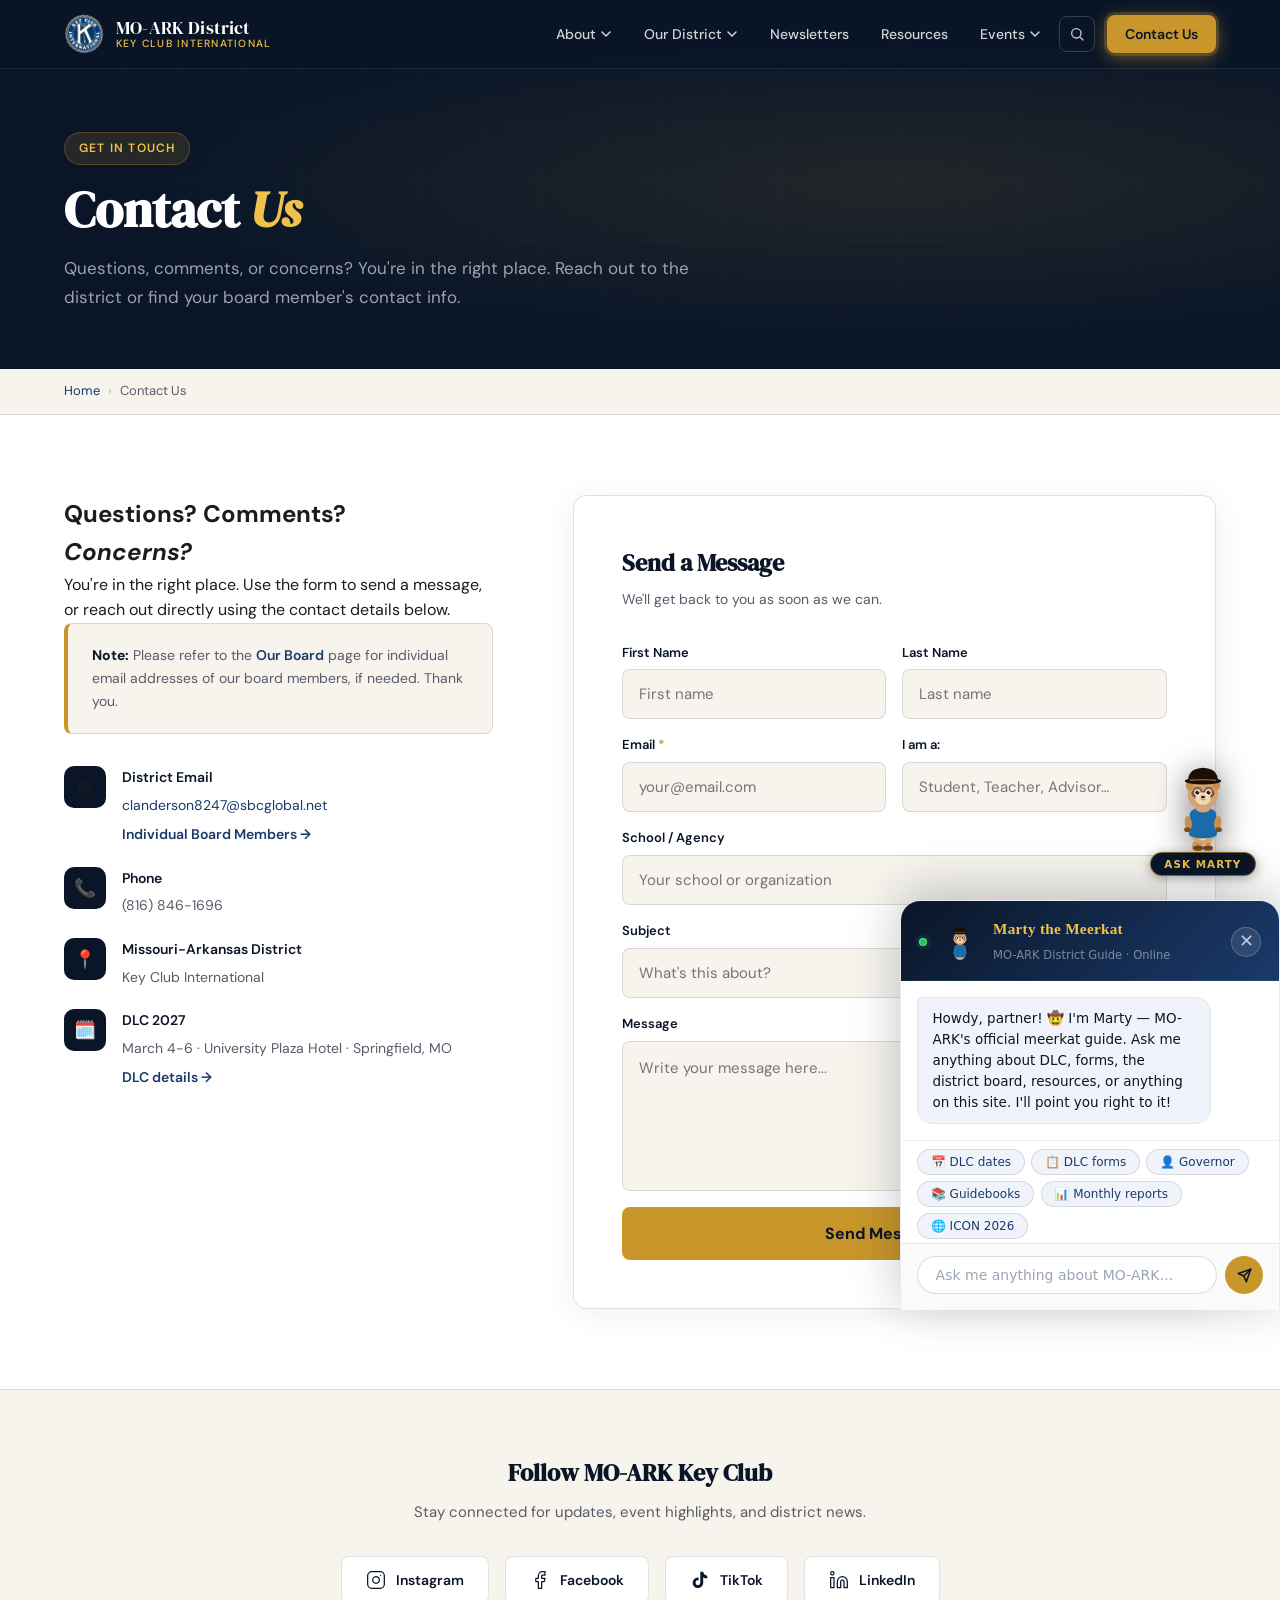
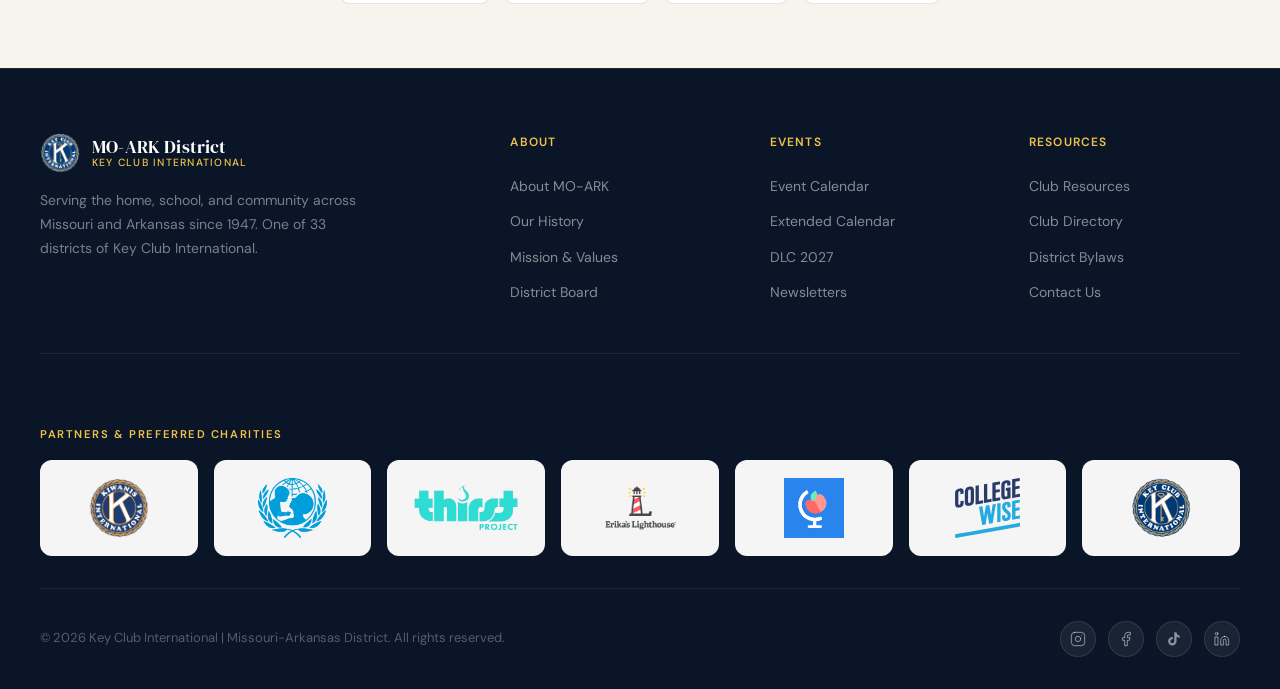
<file: contact.html>
<!DOCTYPE html>
<html lang="en">
<head>
<script src="marty-chat.js"></script>
<script src="site-search.js"></script>

<meta charset="UTF-8">
<link rel="icon" type="image/png" href="keyclub_logo.png">
<meta name="viewport" content="width=device-width, initial-scale=1.0">
<title>Contact Us | MO-ARK District Key Club</title>
<link rel="preconnect" href="https://fonts.googleapis.com">
<link rel="preconnect" href="https://fonts.gstatic.com" crossorigin>
<link href="https://fonts.googleapis.com/css2?family=DM+Serif+Display:ital@0;1&family=DM+Sans:wght@300;400;500;600&display=swap" rel="stylesheet">
<link rel="stylesheet" href="base.css">
<script src="components.js"></script>
<style>

  /* PAGE HEADER */
  .page-header{padding-top:68px;background:var(--navy);position:relative;overflow:hidden;}
  .page-header-bg{position:absolute;inset:0;background:radial-gradient(ellipse at 70% 50%,rgba(200,150,42,0.12) 0%,transparent 60%);}
  .page-header-grid{position:absolute;inset:0;background-image:linear-gradient(rgba(255,255,255,0.02) 1px,transparent 1px),linear-gradient(90deg,rgba(255,255,255,0.02) 1px,transparent 1px);background-size:60px 60px;mask-image:radial-gradient(ellipse 100% 100% at 50% 50%,black 30%,transparent 100%);}
  .page-header-inner{position:relative;z-index:1;max-width:1200px;margin:0 auto;padding:4rem 1.5rem 3.5rem;}
  .page-eyebrow{display:inline-flex;align-items:center;gap:8px;background:rgba(200,150,42,0.15);border:1px solid rgba(200,150,42,0.3);border-radius:100px;padding:0.375rem 0.875rem;font-size:0.75rem;font-weight:600;color:var(--gold-lt);text-transform:uppercase;letter-spacing:0.1em;margin-bottom:1rem;}
  .page-title{font-family:var(--ff-display);font-size:clamp(2rem,4vw,3.25rem);color:var(--white);line-height:1.1;margin-bottom:1rem;}
  .page-title em{font-style:italic;color:var(--gold-lt);}
  .page-desc{font-size:1.0625rem;color:rgba(255,255,255,0.6);line-height:1.75;max-width:55ch;}

  /* BREADCRUMB */
  .breadcrumb{background:var(--cream);border-bottom:1px solid var(--border);}
  .breadcrumb-inner{max-width:1200px;margin:0 auto;padding:0.75rem 1.5rem;display:flex;align-items:center;gap:0.5rem;font-size:0.8125rem;color:var(--muted);}
  .breadcrumb a{color:var(--blue);transition:color var(--transition);}
  .breadcrumb a:hover{color:var(--navy);}
  .breadcrumb-sep{opacity:0.4;}

  /* CONTACT LAYOUT */
  .contact-section{padding:5rem 1.5rem;max-width:1200px;margin:0 auto;display:grid;grid-template-columns:1fr 1.5fr;gap:5rem;align-items:flex-start;}
  .contact-info h2{font-family:var(--ff-display);font-size:clamp(1.75rem,3vw,2.5rem);color:var(--navy);line-height:1.1;margin-bottom:1.25rem;}
  .contact-info h2 em{font-style:italic;color:var(--blue);}
  .contact-info p{font-size:1rem;color:var(--muted);line-height:1.7;margin-bottom:2rem;}
  .contact-note{background:var(--cream);border:1px solid var(--border);border-left:4px solid var(--gold);border-radius:var(--radius-sm);padding:1.25rem 1.5rem;font-size:0.875rem;color:var(--muted);margin-bottom:2rem;line-height:1.65;}
  .contact-note strong{color:var(--navy);}
  .contact-details{display:flex;flex-direction:column;gap:1.25rem;}
  .contact-detail{display:flex;gap:1rem;align-items:flex-start;}
  .contact-detail-icon{width:42px;height:42px;background:var(--navy);border-radius:10px;display:flex;align-items:center;justify-content:center;flex-shrink:0;font-size:1.1rem;}
  .contact-detail-text strong{display:block;font-size:0.875rem;font-weight:600;color:var(--navy);margin-bottom:0.2rem;}
  .contact-detail-text span{font-size:0.875rem;color:var(--muted);}
  .contact-detail-text a{font-size:0.875rem;color:var(--blue);transition:color var(--transition);}
  .contact-detail-text a:hover{color:var(--navy);text-decoration:underline;}
  .board-link{display:inline-flex;align-items:center;gap:4px;margin-top:0.375rem;font-size:0.8125rem;color:var(--gold);font-weight:600;transition:gap var(--transition);}
  .board-link:hover{gap:8px;}

  /* FORM */
  .contact-form-wrap{background:var(--white);border:1px solid var(--border);border-radius:var(--radius);padding:3rem;box-shadow:0 4px 32px rgba(10,22,40,0.07);}
  .contact-form-wrap h3{font-family:var(--ff-display);font-size:1.5rem;color:var(--navy);margin-bottom:0.375rem;}
  .contact-form-wrap>p{font-size:0.875rem;color:var(--muted);margin-bottom:2rem;}
  .form-row{display:grid;grid-template-columns:1fr 1fr;gap:1rem;}
  .form-group{display:flex;flex-direction:column;gap:0.375rem;margin-bottom:1rem;}
  .form-label{font-size:0.8125rem;font-weight:600;color:var(--navy);}
  .form-label .req{color:var(--gold);}
  .form-input,.form-textarea,.form-select{width:100%;padding:0.875rem 1rem;border:1.5px solid var(--border);border-radius:var(--radius-sm);font-family:var(--ff-body);font-size:0.9375rem;color:var(--text);background:var(--cream);transition:border-color var(--transition),box-shadow var(--transition);}
  .form-input:focus,.form-textarea:focus,.form-select:focus{outline:none;border-color:var(--blue);box-shadow:0 0 0 3px rgba(26,58,107,0.1);background:var(--white);}
  .form-textarea{min-height:150px;resize:vertical;line-height:1.6;}
  .form-submit{width:100%;padding:1rem 1.5rem;background:var(--gold);color:var(--navy);font-family:var(--ff-body);font-size:1rem;font-weight:700;border:none;border-radius:var(--radius-sm);cursor:pointer;transition:all var(--transition);display:flex;align-items:center;justify-content:center;gap:0.5rem;margin-top:0.5rem;}
  .form-submit:hover{background:var(--gold-lt);transform:translateY(-2px);box-shadow:0 6px 20px rgba(200,150,42,0.4);}
  .form-success{display:none;background:#ecfdf5;border:1px solid #a7f3d0;border-radius:var(--radius-sm);padding:1rem 1.25rem;font-size:0.9375rem;color:#065f46;text-align:center;margin-top:1rem;font-weight:500;}

  /* SOCIAL SECTION */
  .social-section{background:var(--cream);padding:4rem 1.5rem;border-top:1px solid var(--border);}
  .social-inner{max-width:1200px;margin:0 auto;text-align:center;}
  .social-inner h3{font-family:var(--ff-display);font-size:1.5rem;color:var(--navy);margin-bottom:0.5rem;}
  .social-inner p{font-size:0.9375rem;color:var(--muted);margin-bottom:2rem;}
  .social-links{display:flex;gap:1rem;justify-content:center;flex-wrap:wrap;}
  .social-link{display:flex;align-items:center;gap:0.625rem;padding:0.75rem 1.5rem;background:var(--white);border:1.5px solid var(--border);border-radius:var(--radius-sm);font-weight:600;font-size:0.875rem;color:var(--navy);transition:all var(--transition);}
  .social-link:hover{border-color:var(--blue);background:var(--blue);color:var(--white);transform:translateY(-2px);box-shadow:var(--shadow-hover);}
  .social-link svg{width:20px;height:20px;flex-shrink:0;}

  /* FOOTER */
  footer{background:var(--navy);border-top:1px solid rgba(255,255,255,0.08);padding:4rem 1.5rem 2rem;}
  .footer-inner{max-width:1200px;margin:0 auto;}
  .footer-top{display:grid;grid-template-columns:2fr 1fr 1fr 1fr;gap:3rem;padding-bottom:3rem;border-bottom:1px solid rgba(255,255,255,0.08);margin-bottom:2.5rem;}
  .footer-brand p{font-size:0.875rem;color:rgba(255,255,255,0.45);line-height:1.7;margin-top:1rem;max-width:32ch;}
  .footer-col h4{font-size:0.75rem;text-transform:uppercase;letter-spacing:0.1em;color:var(--gold-lt);font-weight:600;margin-bottom:1.25rem;}
  .footer-col ul{display:flex;flex-direction:column;gap:0.625rem;}
  .footer-col ul li a{font-size:0.875rem;color:rgba(255,255,255,0.5);transition:color var(--transition);}
  .footer-col ul li a:hover{color:var(--white);}
  .footer-bottom{display:flex;align-items:center;justify-content:space-between;flex-wrap:wrap;gap:1rem;}
  .footer-copy{font-size:0.8125rem;color:rgba(255,255,255,0.3);}
  .footer-socials{display:flex;gap:0.75rem;}
  .footer-social{width:36px;height:36px;background:rgba(255,255,255,0.06);border:1px solid rgba(255,255,255,0.1);border-radius:50%;display:flex;align-items:center;justify-content:center;color:rgba(255,255,255,0.5);transition:background var(--transition),color var(--transition),border-color var(--transition);}
  .footer-social:hover{background:var(--gold);border-color:var(--gold);color:var(--navy);}
  .footer-social svg{width:16px;height:16px;}

  .fade-in{opacity:0;transform:translateY(20px);transition:opacity 0.6s ease,transform 0.6s ease;}
  .fade-in.visible{opacity:1;transform:translateY(0);}

  @media(max-width:1024px){
    .contact-section{grid-template-columns:1fr;gap:3rem;}
    .footer-top{grid-template-columns:1fr 1fr;gap:2rem;}
  }
  @media(max-width:768px){
    .nav-links{display:none;} .nav-toggle{display:flex;}
    .form-row{grid-template-columns:1fr;}
    .contact-form-wrap{padding:2rem;}
    .footer-top{grid-template-columns:1fr;}
  }
</style>
</head>
<body>

<!-- NAV -->
<nav class="nav" id="nav">
  <div class="nav-inner">
    <a href="index.html" class="nav-logo" aria-label="MO-ARK Key Club Home">
      <img src="keyclub_logo.png" alt="Key Club Logo" style="width:40px;height:40px;border-radius:50%;object-fit:cover;">
      <div class="nav-logo-text">
        <span class="nav-logo-name">MO-ARK District</span>
        <span class="nav-logo-sub">Key Club International</span>
      </div>
    </a>
    <ul class="nav-links" role="list">
      <li class="nav-item">
        <a href="about.html" class="nav-link">About
          <svg viewBox="0 0 12 12" fill="none" stroke="currentColor" stroke-width="1.5" stroke-linecap="round"><path d="M2 4l4 4 4-4"/></svg>
        </a>
        <div class="nav-dropdown">
          <a href="about.html">About MO-ARK</a>
          <a href="about.html#history">Our History</a>
          <a href="about.html#mission">Mission &amp; Values</a>
          <div class="nav-dropdown-divider"></div>
          <a href="contact.html">Contact Us</a>
        </div>
      </li>
      <li class="nav-item">
        <a href="our-district.html" class="nav-link">Our District
          <svg viewBox="0 0 12 12" fill="none" stroke="currentColor" stroke-width="1.5" stroke-linecap="round"><path d="M2 4l4 4 4-4"/></svg>
        </a>
        <div class="nav-dropdown">
          <a href="our-district.html#board">District Board</a>
          <a href="our-district.html#clubs">Club Directory</a>
          <a href="our-district.html#bylaws">District Bylaws</a>
        </div>
      </li>
      <li><a href="newsletters.html" class="nav-link">Newsletters</a></li>
      <li><a href="resources.html" class="nav-link">Resources</a></li>
      <li class="nav-item">
        <a href="dlc.html" class="nav-link">Events
          <svg viewBox="0 0 12 12" fill="none" stroke="currentColor" stroke-width="1.5" stroke-linecap="round"><path d="M2 4l4 4 4-4"/></svg>
        </a>
        <div class="nav-dropdown">
          <a href="dlc.html">DLC 2027</a>
          <a href="dlc.html#calendar">Event Calendar</a>
          <a href="resources.html#forms">DLC Forms</a>
        </div>
      </li>
      <li><a href="contact.html" class="nav-cta nav-link active">Contact Us</a></li>
    </ul>
    <button class="nav-toggle" id="navToggle" aria-label="Toggle menu" aria-expanded="false">
      <span></span><span></span><span></span>
    </button>
  </div>
</nav>
<div class="nav-mobile" id="navMobile">
  <div class="nav-mobile-section">About</div>
  <a href="about.html">About MO-ARK</a>
  <a href="about.html#history">Our History</a>
  <a href="about.html#mission">Mission &amp; Values</a>
  <div class="nav-mobile-section">District</div>
  <a href="our-district.html#board">District Board</a>
  <a href="our-district.html#clubs">Club Directory</a>
  <a href="our-district.html#bylaws">District Bylaws</a>
  <div class="nav-mobile-section">Events &amp; Resources</div>
  <a href="newsletters.html">Newsletters</a>
  <a href="resources.html">Resources</a>
  <a href="dlc.html">DLC 2027</a>
  <div class="nav-mobile-section">Connect</div>
  <a href="contact.html">Contact Us</a>
</div>

<!-- PAGE HEADER -->
<div class="page-header">
  <div class="page-header-bg"></div>
  <div class="page-header-grid"></div>
  <div class="page-header-inner">
    <div class="page-eyebrow">Get In Touch</div>
    <h1 class="page-title">Contact <em>Us</em></h1>
    <p class="page-desc">Questions, comments, or concerns? You're in the right place. Reach out to the district or find your board member's contact info.</p>
  </div>
</div>

<div class="breadcrumb">
  <div class="breadcrumb-inner">
    <a href="index.html">Home</a>
    <span class="breadcrumb-sep">›</span>
    <span>Contact Us</span>
  </div>
</div>

<!-- MAIN CONTACT AREA -->
<div class="contact-section">

  <!-- LEFT: Info -->
  <div class="fade-in">
    <h2>Questions? Comments?<br><em>Concerns?</em></h2>
    <p>You're in the right place. Use the form to send a message, or reach out directly using the contact details below.</p>

    <div class="contact-note">
      <strong>Note:</strong> Please refer to the <a href="our-district.html#board" style="color:var(--blue);font-weight:600;">Our Board</a> page for individual email addresses of our board members, if needed. Thank you.
    </div>

    <div class="contact-details">
      <div class="contact-detail">
        <div class="contact-detail-icon">✉️</div>
        <div class="contact-detail-text">
          <strong>District Email</strong>
          <a href="mailto:clanderson8247@sbcglobal.net">clanderson8247@sbcglobal.net</a>
          <br>
          <a href="our-district.html#board" class="board-link">Individual Board Members →</a>
        </div>
      </div>
      <div class="contact-detail">
        <div class="contact-detail-icon">📞</div>
        <div class="contact-detail-text">
          <strong>Phone</strong>
          <span>(816) 846-1696</span>
        </div>
      </div>
      <div class="contact-detail">
        <div class="contact-detail-icon">📍</div>
        <div class="contact-detail-text">
          <strong>Missouri-Arkansas District</strong>
          <span>Key Club International</span>
        </div>
      </div>
      <div class="contact-detail">
        <div class="contact-detail-icon">🗓️</div>
        <div class="contact-detail-text">
          <strong>DLC 2027</strong>
          <span>March 4-6 · University Plaza Hotel · Springfield, MO</span>
          <br>
          <a href="dlc.html" class="board-link">DLC details →</a>
        </div>
      </div>
    </div>
  </div>

  <!-- RIGHT: Form -->
  <div class="contact-form-wrap fade-in">
    <h3>Send a Message</h3>
    <p>We'll get back to you as soon as we can.</p>

    <div class="form-row">
      <div class="form-group">
        <label class="form-label" for="firstName">First Name</label>
        <input type="text" id="firstName" class="form-input" placeholder="First name" autocomplete="given-name">
      </div>
      <div class="form-group">
        <label class="form-label" for="lastName">Last Name</label>
        <input type="text" id="lastName" class="form-input" placeholder="Last name" autocomplete="family-name">
      </div>
    </div>

    <div class="form-row">
      <div class="form-group">
        <label class="form-label" for="email">Email <span class="req">*</span></label>
        <input type="email" id="email" class="form-input" placeholder="your@email.com" required autocomplete="email">
      </div>
      <div class="form-group">
        <label class="form-label" for="role">I am a:</label>
        <input type="text" id="role" class="form-input" placeholder="Student, Teacher, Advisor…">
      </div>
    </div>

    <div class="form-group">
      <label class="form-label" for="school">School / Agency</label>
      <input type="text" id="school" class="form-input" placeholder="Your school or organization">
    </div>

    <div class="form-group">
      <label class="form-label" for="subject">Subject</label>
      <input type="text" id="subject" class="form-input" placeholder="What's this about?">
    </div>

    <div class="form-group">
      <label class="form-label" for="message">Message</label>
      <textarea id="message" class="form-textarea" placeholder="Write your message here..."></textarea>
    </div>

    <button type="button" class="form-submit" id="submitBtn" onclick="handleSubmit()">
      Send Message
      <svg width="16" height="16" viewBox="0 0 16 16" fill="none" stroke="currentColor" stroke-width="2" stroke-linecap="round" stroke-linejoin="round"><path d="M14 2L2 14"/><path d="M14 2H8"/><path d="M14 2V8"/></svg>
    </button>
    <div class="form-success" id="formSuccess">✓ Message sent! We'll be in touch soon.</div>
  </div>

</div>

<!-- SOCIAL LINKS -->
<div class="social-section">
  <div class="social-inner">
    <h3>Follow MO-ARK Key Club</h3>
    <p>Stay connected for updates, event highlights, and district news.</p>
    <div class="social-links">
      <a href="#" class="social-link">
        <svg viewBox="0 0 24 24" fill="none" stroke="currentColor" stroke-width="1.5" stroke-linecap="round" stroke-linejoin="round"><rect x="2" y="2" width="20" height="20" rx="5"/><path d="M16 11.37A4 4 0 1 1 12.63 8 4 4 0 0 1 16 11.37z"/><line x1="17.5" y1="6.5" x2="17.51" y2="6.5"/></svg>
        Instagram
      </a>
      <a href="#" class="social-link">
        <svg viewBox="0 0 24 24" fill="none" stroke="currentColor" stroke-width="1.5" stroke-linecap="round" stroke-linejoin="round"><path d="M18 2h-3a5 5 0 0 0-5 5v3H7v4h3v8h4v-8h3l1-4h-4V7a1 1 0 0 1 1-1h3z"/></svg>
        Facebook
      </a>
      <a href="#" class="social-link">
        <svg viewBox="0 0 24 24" fill="currentColor"><path d="M19.59 6.69a4.83 4.83 0 0 1-3.77-4.25V2h-3.45v13.67a2.89 2.89 0 0 1-2.88 2.5 2.89 2.89 0 0 1-2.89-2.89 2.89 2.89 0 0 1 2.89-2.89c.28 0 .54.04.79.1V9.01a6.33 6.33 0 0 0-.79-.05A6.34 6.34 0 0 0 3.15 15.3 6.34 6.34 0 0 0 9.49 21.6a6.34 6.34 0 0 0 6.34-6.34V8.69a8.18 8.18 0 0 0 4.81 1.55V6.79a4.85 4.85 0 0 1-1.05-.1z"/></svg>
        TikTok
      </a>
      <a href="#" class="social-link">
        <svg viewBox="0 0 24 24" fill="none" stroke="currentColor" stroke-width="1.5" stroke-linecap="round" stroke-linejoin="round"><path d="M16 8a6 6 0 0 1 6 6v7h-4v-7a2 2 0 0 0-2-2 2 2 0 0 0-2 2v7h-4v-7a6 6 0 0 1 6-6z"/><rect x="2" y="9" width="4" height="12"/><circle cx="4" cy="4" r="2"/></svg>
        LinkedIn
      </a>
    </div>
  </div>
</div>

<!-- FOOTER -->
<footer>
  <div class="footer-inner">
    <div class="footer-top">
      <div class="footer-brand">
        <div class="nav-logo" style="margin-bottom:0.5rem;">
          <img src="keyclub_logo.png" alt="Key Club Logo" style="width:40px;height:40px;border-radius:50%;object-fit:cover;">
          <div class="nav-logo-text">
            <span class="nav-logo-name">MO-ARK District</span>
            <span class="nav-logo-sub">Key Club International</span>
          </div>
        </div>
        <p>Serving the home, school, and community across Missouri and Arkansas since 1947. One of 33 districts of Key Club International.</p>
      </div>
      <div class="footer-col">
        <h4>About</h4>
        <ul>
          <li><a href="about.html">About MO-ARK</a></li>
          <li><a href="about.html#history">Our History</a></li>
          <li><a href="about.html#mission">Mission &amp; Values</a></li>
          <li><a href="our-district.html#board">District Board</a></li>
        </ul>
      </div>
      <div class="footer-col">
        <h4>Events</h4>
        <ul>
          <li><a href="dlc.html#calendar">Event Calendar</a></li>
          <li><a href="extended-calendar.html">Extended Calendar</a></li>
          <li><a href="dlc.html">DLC 2027</a></li>
          <li><a href="newsletters.html">Newsletters</a></li>
        </ul>
      </div>
      <div class="footer-col">
        <h4>Resources</h4>
        <ul>
          <li><a href="resources.html#club">Club Resources</a></li>
          <li><a href="our-district.html#clubs">Club Directory</a></li>
          <li><a href="our-district.html#bylaws">District Bylaws</a></li>
          <li><a href="contact.html">Contact Us</a></li>
        </ul>
      </div>
    </div>

    <div class="footer-partners">
      <div class="footer-partners-label">Partners &amp; Preferred Charities</div>
      <div class="footer-partners-row">
        <a href="https://www.kiwanis.org" target="_blank" rel="noopener" class="footer-partner" title="Kiwanis International — our parent organization"><img src="Images/Kiwanis International Logo.png" alt="Kiwanis International"></a>
        <a href="https://www.unicefusa.org" target="_blank" rel="noopener" class="footer-partner" title="UNICEF — Trick-or-Treat for UNICEF partner"><img src="Images/UNICEF Logo.png" alt="UNICEF"></a>
        <a href="https://www.thirstproject.org" target="_blank" rel="noopener" class="footer-partner" title="Thirst Project — clean-water preferred charity"><img src="Images/Thirst Project Logo.png" alt="Thirst Project"></a>
        <a href="https://www.erikaslighthouse.org" target="_blank" rel="noopener" class="footer-partner" title="Erika's Lighthouse — youth mental health partner"><img src="Images/Erika&apos;s Lighthouse Logo.png" alt="Erika&apos;s Lighthouse"></a>
        <a href="https://schoolhouse.world" target="_blank" rel="noopener" class="footer-partner" title="Schoolhouse — peer tutoring service partner"><img src="Images/Schoolhouse Logo.png" alt="Schoolhouse"></a>
        <a href="https://www.collegewise.com" target="_blank" rel="noopener" class="footer-partner" title="CollegeWise — college admissions service partner"><img src="Images/Collegewise Logo.svg" alt="CollegeWise"></a>
        <a href="https://www.keyclub.org" target="_blank" rel="noopener" class="footer-partner" title="Key Club International"><img src="Images/Key Club Logo.png" alt="Key Club International"></a>
      </div>
    </div>

    <div class="footer-bottom">
      <p class="footer-copy">© 2026 Key Club International | Missouri-Arkansas District. All rights reserved.</p>
      <div class="footer-socials">
        <a href="https://www.instagram.com/moarkdistrict/" class="footer-social" aria-label="Instagram" target="_blank" rel="noopener"><svg viewBox="0 0 24 24" fill="none" stroke="currentColor" stroke-width="1.5" stroke-linecap="round" stroke-linejoin="round"><rect x="2" y="2" width="20" height="20" rx="5"/><path d="M16 11.37A4 4 0 1 1 12.63 8 4 4 0 0 1 16 11.37z"/><line x1="17.5" y1="6.5" x2="17.51" y2="6.5"/></svg></a>
        <a href="#" class="footer-social" aria-label="Facebook"><svg viewBox="0 0 24 24" fill="none" stroke="currentColor" stroke-width="1.5" stroke-linecap="round" stroke-linejoin="round"><path d="M18 2h-3a5 5 0 0 0-5 5v3H7v4h3v8h4v-8h3l1-4h-4V7a1 1 0 0 1 1-1h3z"/></svg></a>
        <a href="#" class="footer-social" aria-label="TikTok"><svg viewBox="0 0 24 24" fill="currentColor"><path d="M19.59 6.69a4.83 4.83 0 0 1-3.77-4.25V2h-3.45v13.67a2.89 2.89 0 0 1-2.88 2.5 2.89 2.89 0 0 1-2.89-2.89 2.89 2.89 0 0 1 2.89-2.89c.28 0 .54.04.79.1V9.01a6.33 6.33 0 0 0-.79-.05A6.34 6.34 0 0 0 3.15 15.3 6.34 6.34 0 0 0 9.49 21.6a6.34 6.34 0 0 0 6.34-6.34V8.69a8.18 8.18 0 0 0 4.81 1.55V6.79a4.85 4.85 0 0 1-1.05-.1z"/></svg></a>
        <a href="#" class="footer-social" aria-label="LinkedIn"><svg viewBox="0 0 24 24" fill="none" stroke="currentColor" stroke-width="1.5" stroke-linecap="round" stroke-linejoin="round"><path d="M16 8a6 6 0 0 1 6 6v7h-4v-7a2 2 0 0 0-2-2 2 2 0 0 0-2 2v7h-4v-7a6 6 0 0 1 6-6z"/><rect x="2" y="9" width="4" height="12"/><circle cx="4" cy="4" r="2"/></svg></a>
      </div>
    </div>
  </div>
</footer>

<script>

  function handleSubmit() {
    const email = document.getElementById('email').value.trim();
    const message = document.getElementById('message').value.trim();
    if (!email) { document.getElementById('email').focus(); return; }
    if (!message) { document.getElementById('message').focus(); return; }
    const btn = document.getElementById('submitBtn');
    btn.textContent = 'Sending…';
    btn.disabled = true;
    setTimeout(() => {
      document.getElementById('formSuccess').style.display = 'block';
      btn.style.display = 'none';
      ['firstName','lastName','email','role','school','subject','message'].forEach(id => document.getElementById(id).value = '');
    }, 800);
  }

  const observer = new IntersectionObserver((entries) => {
    entries.forEach((entry, i) => {
      if (entry.isIntersecting) {
        setTimeout(() => entry.target.classList.add('visible'), i * 80);
        observer.unobserve(entry.target);
      }
    });
  }, {threshold: 0.12, rootMargin: '0px 0px -40px 0px'});
  document.querySelectorAll('.fade-in').forEach(el => observer.observe(el));
</script>
<script src="transitions.js"></script>
</body>
</html>
</file>
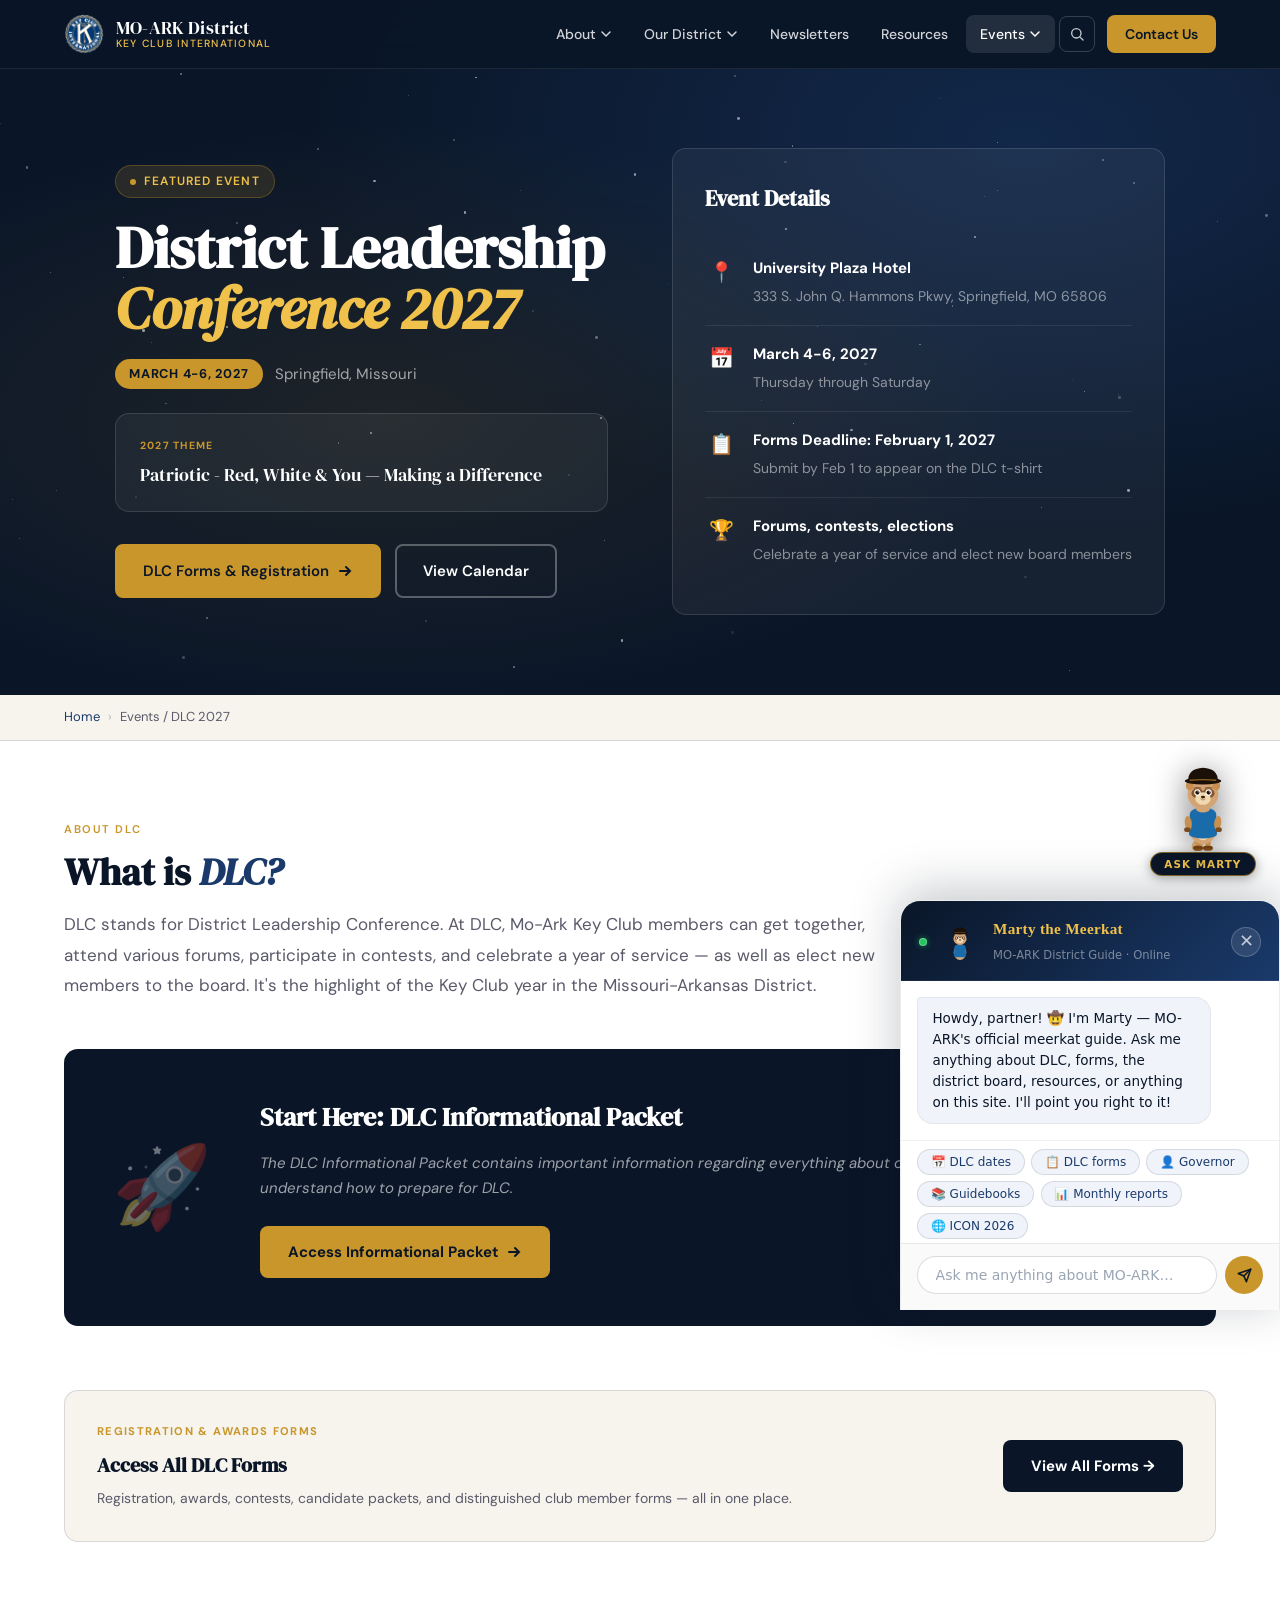
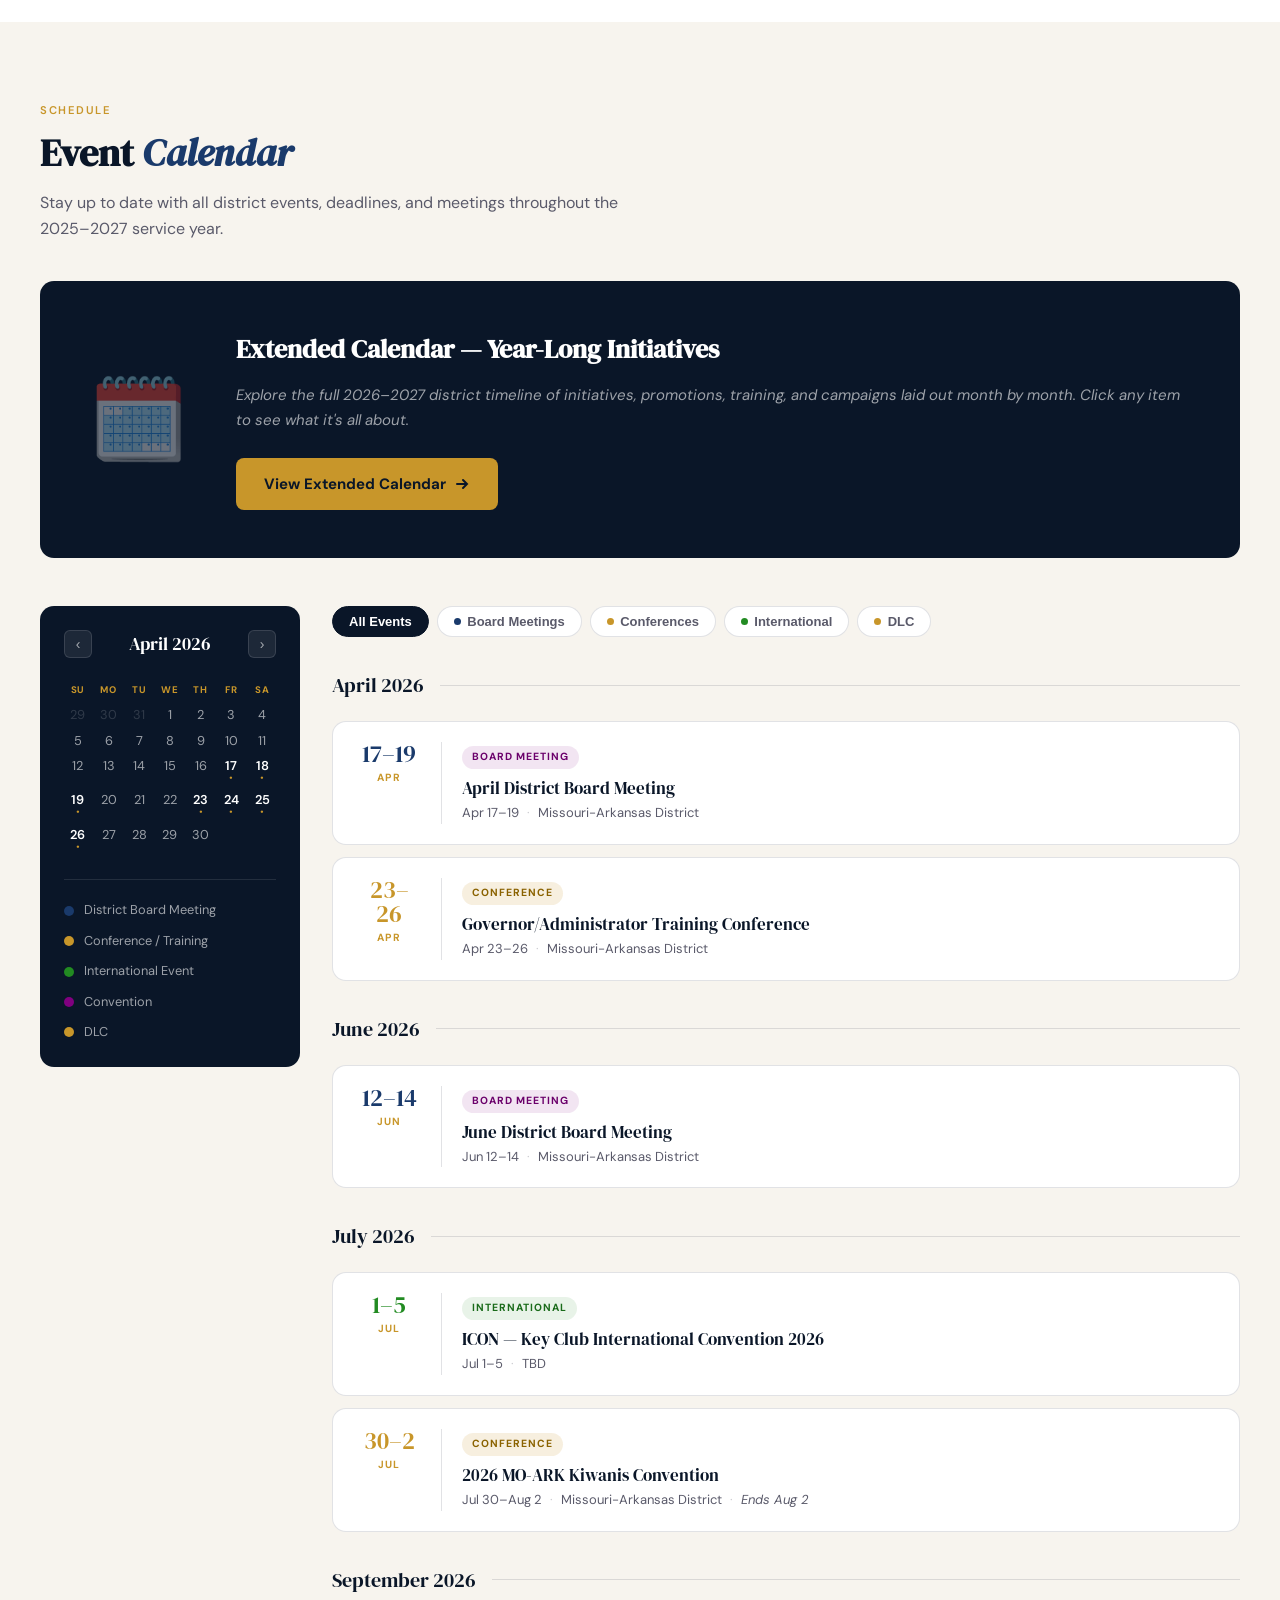
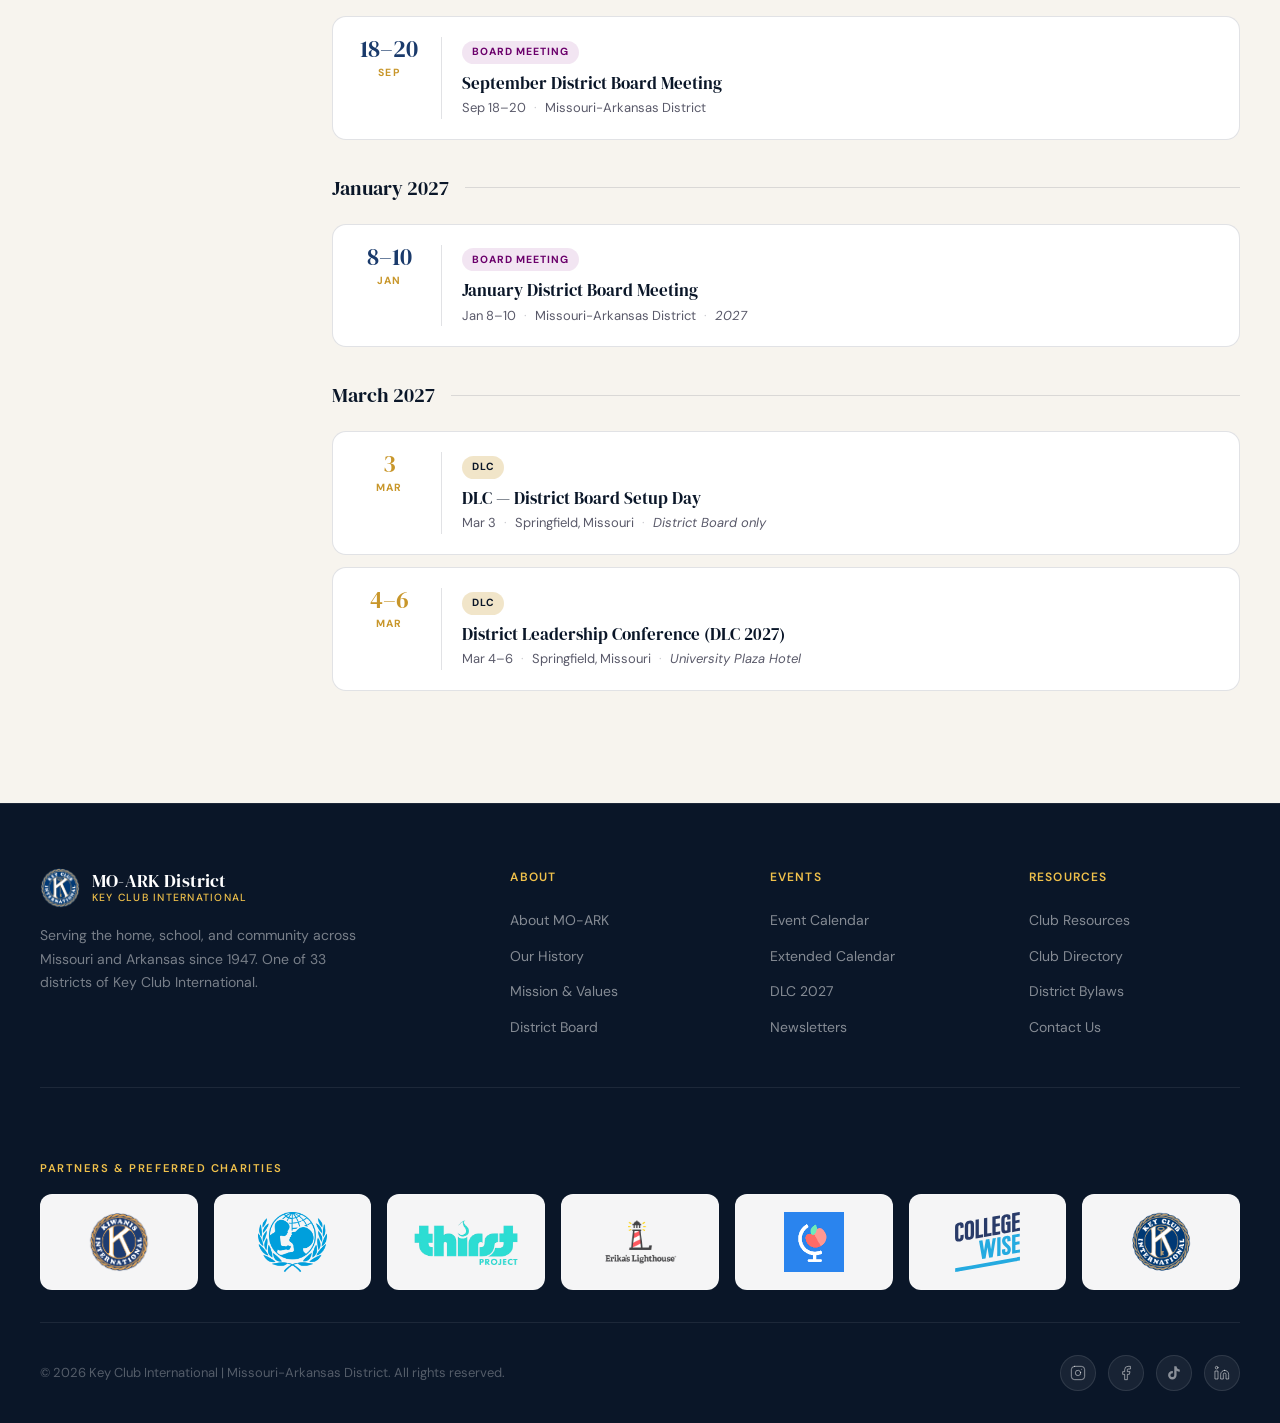
<file: dlc.html>
<!DOCTYPE html>
<html lang="en">
<head>
<script src="marty-chat.js"></script>
<script src="site-search.js"></script>

<meta charset="UTF-8">
<link rel="icon" type="image/png" href="keyclub_logo.png">
<meta name="viewport" content="width=device-width, initial-scale=1.0">
<title>DLC 2027 | MO-ARK District Key Club</title>
<link rel="preconnect" href="https://fonts.googleapis.com">
<link rel="preconnect" href="https://fonts.gstatic.com" crossorigin>
<link href="https://fonts.googleapis.com/css2?family=DM+Serif+Display:ital@0;1&family=DM+Sans:wght@300;400;500;600&display=swap" rel="stylesheet">
<link rel="stylesheet" href="base.css">
<script src="components.js"></script>
<style>

  /* DLC HERO - Space themed */
  .dlc-hero{padding-top:68px;background:var(--navy);min-height:60vh;display:flex;align-items:center;position:relative;overflow:hidden;}
  .dlc-hero-bg{position:absolute;inset:0;background:radial-gradient(ellipse at 30% 60%,rgba(200,150,42,0.1) 0%,transparent 50%),radial-gradient(ellipse at 80% 20%,rgba(26,58,107,0.5) 0%,transparent 50%);}
  .dlc-stars{position:absolute;inset:0;}
  .dlc-hero-inner{position:relative;z-index:1;max-width:1200px;margin:0 auto;padding:5rem 1.5rem;display:grid;grid-template-columns:1fr 1fr;gap:4rem;align-items:center;}
  .dlc-badge{display:inline-flex;align-items:center;gap:8px;background:rgba(200,150,42,0.15);border:1px solid rgba(200,150,42,0.3);border-radius:100px;padding:0.375rem 0.875rem;font-size:0.75rem;font-weight:600;color:var(--gold-lt);text-transform:uppercase;letter-spacing:0.1em;margin-bottom:1.25rem;}
  .dlc-badge-dot{width:6px;height:6px;background:var(--gold);border-radius:50%;animation:pulse 2s ease-in-out infinite;}
  @keyframes pulse{0%,100%{opacity:1;transform:scale(1);}50%{opacity:0.6;transform:scale(0.8);}}
  .dlc-title{font-family:var(--ff-display);font-size:clamp(2rem,4.5vw,3.75rem);color:var(--white);line-height:1.05;margin-bottom:1.25rem;}
  .dlc-title em{font-style:italic;color:var(--gold-lt);}
  .dlc-dates{display:flex;align-items:center;gap:0.75rem;margin-bottom:1.5rem;}
  .dlc-date-badge{background:var(--gold);color:var(--navy);font-weight:700;font-size:0.8rem;padding:0.3rem 0.875rem;border-radius:100px;text-transform:uppercase;letter-spacing:0.06em;}
  .dlc-location{font-size:0.9375rem;color:rgba(255,255,255,0.6);}
  .dlc-theme{background:rgba(255,255,255,0.05);border:1px solid rgba(255,255,255,0.12);border-radius:var(--radius);padding:1.5rem;margin-bottom:2rem;}
  .dlc-theme-label{font-size:0.65rem;text-transform:uppercase;letter-spacing:0.12em;color:var(--gold);font-weight:700;margin-bottom:0.5rem;}
  .dlc-theme-text{font-family:var(--ff-display);font-size:1.1rem;color:var(--white);line-height:1.4;}
  .dlc-actions{display:flex;flex-wrap:wrap;gap:0.875rem;}
  .btn{display:inline-flex;align-items:center;gap:0.5rem;padding:0.8125rem 1.625rem;border-radius:var(--radius-sm);font-size:0.9375rem;font-weight:600;cursor:pointer;border:2px solid transparent;transition:all var(--transition);white-space:nowrap;}
  .btn-primary{background:var(--gold);color:var(--navy);border-color:var(--gold);}
  .btn-primary:hover{background:var(--gold-lt);border-color:var(--gold-lt);transform:translateY(-2px);box-shadow:0 6px 20px rgba(200,150,42,0.4);}
  .btn-outline{background:transparent;color:var(--white);border-color:rgba(255,255,255,0.3);}
  .btn-outline:hover{background:rgba(255,255,255,0.1);border-color:rgba(255,255,255,0.6);transform:translateY(-2px);}

  /* DLC DETAILS CARD */
  .dlc-card{background:rgba(255,255,255,0.05);border:1px solid rgba(255,255,255,0.12);border-radius:var(--radius);padding:2rem;}
  .dlc-card h3{font-family:var(--ff-display);font-size:1.375rem;color:var(--white);margin-bottom:1.5rem;}
  .dlc-detail{display:flex;gap:1rem;align-items:flex-start;padding:1rem 0;border-bottom:1px solid rgba(255,255,255,0.08);}
  .dlc-detail:last-child{border-bottom:none;}
  .dlc-detail-icon{font-size:1.25rem;flex-shrink:0;width:2rem;text-align:center;}
  .dlc-detail-text strong{display:block;color:var(--white);font-size:0.9375rem;margin-bottom:0.2rem;}
  .dlc-detail-text span{font-size:0.875rem;color:rgba(255,255,255,0.5);}

  .breadcrumb{background:var(--cream);border-bottom:1px solid var(--border);}
  .breadcrumb-inner{max-width:1200px;margin:0 auto;padding:0.75rem 1.5rem;display:flex;align-items:center;gap:0.5rem;font-size:0.8125rem;color:var(--muted);}
  .breadcrumb a{color:var(--blue);}
  .breadcrumb-sep{opacity:0.4;}

  .section{padding:5rem 1.5rem;max-width:1200px;margin:0 auto;}
  .section-label{font-size:0.7rem;text-transform:uppercase;letter-spacing:0.14em;font-weight:600;color:var(--gold);margin-bottom:0.75rem;}
  .section-title{font-family:var(--ff-display);font-size:clamp(1.75rem,3vw,2.5rem);line-height:1.1;color:var(--navy);margin-bottom:1rem;}
  .section-title em{font-style:italic;color:var(--blue);}

  /* INFO PACKET */
  .packet-card{background:var(--navy);border-radius:var(--radius);padding:3rem;display:flex;gap:3rem;align-items:center;margin-bottom:4rem;}
  .packet-icon{font-size:5rem;opacity:0.4;flex-shrink:0;}
  .packet-text h3{font-family:var(--ff-display);font-size:1.625rem;color:var(--white);margin-bottom:0.75rem;}
  .packet-text p{font-size:0.9375rem;color:rgba(255,255,255,0.6);line-height:1.7;font-style:italic;margin-bottom:1.5rem;}
  .packet-btn{display:inline-flex;align-items:center;gap:0.5rem;padding:0.875rem 1.75rem;background:var(--gold);color:var(--navy);font-weight:700;border-radius:var(--radius-sm);font-size:0.9375rem;transition:all var(--transition);}
  .packet-btn:hover{background:var(--gold-lt);transform:translateY(-2px);box-shadow:0 6px 20px rgba(200,150,42,0.5);}

  /* ── BUILT-IN CALENDAR ── */
  .cal-wrapper {
    display: grid;
    grid-template-columns: 260px 1fr;
    gap: 2rem;
    align-items: start;
  }
  @media (max-width: 900px) {
    .cal-wrapper { grid-template-columns: 1fr; }
  }

  /* Mini month picker */
  .cal-mini {
    background: var(--navy);
    border-radius: var(--radius);
    padding: 1.5rem;
    color: var(--white);
    position: sticky;
    top: 88px;
  }
  .cal-mini-header {
    display: flex;
    align-items: center;
    justify-content: space-between;
    margin-bottom: 1.25rem;
  }
  .cal-mini-month {
    font-family: var(--ff-display);
    font-size: 1.1rem;
    color: var(--white);
  }
  .cal-mini-nav {
    background: rgba(255,255,255,0.08);
    border: 1px solid rgba(255,255,255,0.12);
    border-radius: 6px;
    width: 28px; height: 28px;
    display: flex; align-items: center; justify-content: center;
    cursor: pointer;
    color: rgba(255,255,255,0.6);
    transition: background 0.2s, color 0.2s;
    font-size: 0.875rem;
  }
  .cal-mini-nav:hover { background: rgba(200,150,42,0.2); color: var(--gold-lt); }
  .cal-mini-grid {
    display: grid;
    grid-template-columns: repeat(7, 1fr);
    gap: 3px;
    text-align: center;
  }
  .cal-mini-dow {
    font-size: 0.6rem;
    text-transform: uppercase;
    letter-spacing: 0.08em;
    color: var(--gold);
    font-weight: 700;
    padding: 0.25rem 0;
  }
  .cal-mini-day {
    font-size: 0.8rem;
    padding: 0.3rem 0.15rem;
    border-radius: 5px;
    cursor: pointer;
    color: rgba(255,255,255,0.6);
    transition: background 0.15s, color 0.15s;
    line-height: 1;
  }
  .cal-mini-day:hover { background: rgba(255,255,255,0.1); color: var(--white); }
  .cal-mini-day.has-event { color: var(--white); font-weight: 600; }
  .cal-mini-day.has-event::after {
    content: '·';
    display: block;
    color: var(--gold);
    font-size: 1rem;
    line-height: 0.5;
    margin-top: 1px;
  }
  .cal-mini-day.today {
    background: var(--gold);
    color: var(--navy);
    font-weight: 700;
  }
  .cal-mini-day.today::after { color: var(--navy); }
  .cal-mini-day.other-month { opacity: 0.25; pointer-events: none; }
  .cal-mini-day.active {
    background: rgba(200,150,42,0.3);
    color: var(--gold-lt);
    outline: 1px solid rgba(200,150,42,0.5);
  }

  /* Legend */
  .cal-legend {
    margin-top: 1.5rem;
    padding-top: 1.25rem;
    border-top: 1px solid rgba(255,255,255,0.1);
    display: flex;
    flex-direction: column;
    gap: 0.625rem;
  }
  .cal-legend-item {
    display: flex;
    align-items: center;
    gap: 0.625rem;
    font-size: 0.8rem;
    color: rgba(255,255,255,0.6);
  }
  .cal-legend-dot {
    width: 10px; height: 10px;
    border-radius: 50%;
    flex-shrink: 0;
  }

  /* Event list panel */
  .cal-events-panel {}
  .cal-month-group {
    margin-bottom: 2rem;
  }
  .cal-month-label {
    display: flex;
    align-items: center;
    gap: 1rem;
    margin-bottom: 1.25rem;
  }
  .cal-month-label-text {
    font-family: var(--ff-display);
    font-size: 1.25rem;
    color: var(--navy);
    white-space: nowrap;
  }
  .cal-month-label-line {
    flex: 1;
    height: 1px;
    background: var(--border);
  }
  .cal-event-card {
    display: flex;
    align-items: flex-start;
    gap: 1.25rem;
    background: var(--white);
    border: 1px solid var(--border);
    border-radius: var(--radius);
    padding: 1.25rem 1.5rem;
    margin-bottom: 0.75rem;
    transition: box-shadow 0.2s, transform 0.2s, border-color 0.2s;
    cursor: default;
  }
  .cal-event-card:hover {
    box-shadow: var(--shadow-hover);
    transform: translateX(4px);
    border-color: var(--gold);
  }
  .cal-event-date-block {
    flex-shrink: 0;
    text-align: center;
    width: 64px;
  }
  .cal-event-date-range {
    font-family: var(--ff-display);
    font-size: 1.5rem;
    color: var(--navy);
    line-height: 1;
  }
  .cal-event-date-month {
    font-size: 0.65rem;
    text-transform: uppercase;
    letter-spacing: 0.1em;
    color: var(--gold);
    font-weight: 700;
    margin-top: 0.25rem;
  }
  .cal-event-divider {
    width: 1px;
    align-self: stretch;
    background: var(--border);
    flex-shrink: 0;
  }
  .cal-event-body { flex: 1; min-width: 0; }
  .cal-event-tag {
    display: inline-flex;
    align-items: center;
    gap: 5px;
    font-size: 0.65rem;
    text-transform: uppercase;
    letter-spacing: 0.1em;
    font-weight: 700;
    padding: 0.2rem 0.6rem;
    border-radius: 100px;
    margin-bottom: 0.5rem;
  }
  .cal-event-tag.district { background: rgba(26,58,107,0.1); color: var(--blue); }
  .cal-event-tag.conference { background: rgba(200,150,42,0.15); color: #8a6200; }
  .cal-event-tag.international { background: rgba(34,139,34,0.1); color: #1a6b1a; }
  .cal-event-tag.board { background: rgba(128,0,128,0.1); color: #6b006b; }
  .cal-event-tag.dlc { background: rgba(200,150,42,0.25); color: var(--navy); }
  .cal-event-title {
    font-family: var(--ff-display);
    font-size: 1.0625rem;
    color: var(--navy);
    margin-bottom: 0.25rem;
    line-height: 1.3;
  }
  .cal-event-meta {
    font-size: 0.8125rem;
    color: var(--muted);
    display: flex;
    align-items: center;
    gap: 0.5rem;
    flex-wrap: wrap;
  }
  .cal-event-meta-sep { opacity: 0.3; }

  /* Filter tabs */
  .cal-filters {
    display: flex;
    gap: 0.5rem;
    flex-wrap: wrap;
    margin-bottom: 2rem;
  }
  .cal-filter-btn {
    display: inline-flex;
    align-items: center;
    gap: 0.4rem;
    padding: 0.45rem 1rem;
    border-radius: 100px;
    font-size: 0.8125rem;
    font-weight: 600;
    border: 1.5px solid var(--border);
    background: var(--white);
    color: var(--muted);
    cursor: pointer;
    transition: all 0.2s;
  }
  .cal-filter-btn:hover { border-color: var(--gold); color: var(--navy); }
  .cal-filter-btn.active { background: var(--navy); border-color: var(--navy); color: var(--white); }
  .cal-filter-dot {
    width: 7px; height: 7px;
    border-radius: 50%;
  }

  /* Empty state */
  .cal-empty {
    text-align: center;
    padding: 4rem 2rem;
    color: var(--muted);
    background: var(--white);
    border: 1px dashed var(--border);
    border-radius: var(--radius);
  }
  .cal-empty-icon { font-size: 2.5rem; margin-bottom: 1rem; opacity: 0.4; }
  .cal-empty p { font-size: 0.9375rem; }

  footer{background:var(--navy);border-top:1px solid rgba(255,255,255,0.08);padding:4rem 1.5rem 2rem;}
  .footer-inner{max-width:1200px;margin:0 auto;}
  .footer-top{display:grid;grid-template-columns:2fr 1fr 1fr 1fr;gap:3rem;padding-bottom:3rem;border-bottom:1px solid rgba(255,255,255,0.08);margin-bottom:2.5rem;}
  .footer-brand p{font-size:0.875rem;color:rgba(255,255,255,0.45);line-height:1.7;margin-top:1rem;max-width:32ch;}
  .footer-col h4{font-size:0.75rem;text-transform:uppercase;letter-spacing:0.1em;color:var(--gold-lt);font-weight:600;margin-bottom:1.25rem;}
  .footer-col ul{display:flex;flex-direction:column;gap:0.625rem;}
  .footer-col ul li a{font-size:0.875rem;color:rgba(255,255,255,0.5);transition:color var(--transition);}
  .footer-col ul li a:hover{color:var(--white);}
  .footer-bottom{display:flex;align-items:center;justify-content:space-between;flex-wrap:wrap;gap:1rem;}
  .footer-copy{font-size:0.8125rem;color:rgba(255,255,255,0.3);}
  .footer-socials{display:flex;gap:0.75rem;}
  .footer-social{width:36px;height:36px;background:rgba(255,255,255,0.06);border:1px solid rgba(255,255,255,0.1);border-radius:50%;display:flex;align-items:center;justify-content:center;color:rgba(255,255,255,0.5);transition:background var(--transition),color var(--transition),border-color var(--transition);}
  .footer-social:hover{background:var(--gold);border-color:var(--gold);color:var(--navy);}
  .footer-social svg{width:16px;height:16px;}

  .fade-in{opacity:0;transform:translateY(20px);transition:opacity 0.6s ease,transform 0.6s ease;}
  .fade-in.visible{opacity:1;transform:translateY(0);}

  @media(max-width:1024px){.dlc-hero-inner{grid-template-columns:1fr;gap:2.5rem;}.packet-card{flex-direction:column;gap:1.5rem;}.footer-top{grid-template-columns:1fr 1fr;}}
  @media(max-width:768px){.nav-links{display:none;}.nav-toggle{display:flex;}.dlc-actions{flex-direction:column;}.footer-top{grid-template-columns:1fr;}}
</style>
</head>
<body>

<nav class="nav" id="nav">
  <div class="nav-inner">
    <a href="index.html" class="nav-logo" aria-label="MO-ARK Key Club Home">
      <img src="keyclub_logo.png" alt="Key Club Logo" style="width:40px;height:40px;border-radius:50%;object-fit:cover;">
      <div class="nav-logo-text">
        <span class="nav-logo-name">MO-ARK District</span>
        <span class="nav-logo-sub">Key Club International</span>
      </div>
    </a>
    <ul class="nav-links" role="list">
      <li class="nav-item">
        <a href="about.html" class="nav-link">About
          <svg viewBox="0 0 12 12" fill="none" stroke="currentColor" stroke-width="1.5" stroke-linecap="round"><path d="M2 4l4 4 4-4"/></svg>
        </a>
        <div class="nav-dropdown">
          <a href="about.html">About MO-ARK</a>
          <a href="about.html#history">Our History</a>
          <a href="about.html#mission">Mission &amp; Values</a>
          <div class="nav-dropdown-divider"></div>
          <a href="contact.html">Contact Us</a>
        </div>
      </li>
      <li class="nav-item">
        <a href="our-district.html" class="nav-link">Our District
          <svg viewBox="0 0 12 12" fill="none" stroke="currentColor" stroke-width="1.5" stroke-linecap="round"><path d="M2 4l4 4 4-4"/></svg>
        </a>
        <div class="nav-dropdown">
          <a href="our-district.html#board">District Board</a>
          <a href="our-district.html#clubs">Club Directory</a>
          <a href="our-district.html#bylaws">District Bylaws</a>
        </div>
      </li>
      <li><a href="newsletters.html" class="nav-link">Newsletters</a></li>
      <li><a href="resources.html" class="nav-link">Resources</a></li>
      <li class="nav-item">
        <a href="dlc.html" class="nav-link active">Events
          <svg viewBox="0 0 12 12" fill="none" stroke="currentColor" stroke-width="1.5" stroke-linecap="round"><path d="M2 4l4 4 4-4"/></svg>
        </a>
        <div class="nav-dropdown">
          <a href="dlc.html">DLC 2027</a>
          <a href="dlc.html#calendar">Event Calendar</a>
          <a href="resources.html#forms">DLC Forms</a>
        </div>
      </li>
      <li><a href="contact.html" class="nav-cta nav-link">Contact Us</a></li>
    </ul>
    <button class="nav-toggle" id="navToggle" aria-label="Toggle menu" aria-expanded="false">
      <span></span><span></span><span></span>
    </button>
  </div>
</nav>
<div class="nav-mobile" id="navMobile">
  <div class="nav-mobile-section">About</div>
  <a href="about.html">About MO-ARK</a>
  <a href="about.html#history">Our History</a>
  <a href="about.html#mission">Mission &amp; Values</a>
  <div class="nav-mobile-section">District</div>
  <a href="our-district.html#board">District Board</a>
  <a href="our-district.html#clubs">Club Directory</a>
  <a href="our-district.html#bylaws">District Bylaws</a>
  <div class="nav-mobile-section">Events &amp; Resources</div>
  <a href="newsletters.html">Newsletters</a>
  <a href="resources.html">Resources</a>
  <a href="dlc.html">DLC 2027</a>
  <div class="nav-mobile-section">Connect</div>
  <a href="contact.html">Contact Us</a>
</div>

<!-- DLC HERO -->
<div class="dlc-hero">
  <div class="dlc-hero-bg"></div>
  <div class="dlc-stars" id="dlcStars"></div>
  <div class="dlc-hero-inner">
    <div>
      <div class="dlc-badge">
        <div class="dlc-badge-dot"></div>
        Featured Event
      </div>
      <h1 class="dlc-title">District Leadership<br><em>Conference 2027</em></h1>
      <div class="dlc-dates">
        <span class="dlc-date-badge">March 4-6, 2027</span>
        <span class="dlc-location">Springfield, Missouri</span>
      </div>
      <div class="dlc-theme">
        <div class="dlc-theme-label">2027 Theme</div>
        <div class="dlc-theme-text">Patriotic - Red, White & You — Making a Difference</div>
      </div>
      <div class="dlc-actions">
        <a href="resources.html#forms" class="btn btn-primary">
          DLC Forms &amp; Registration
          <svg width="16" height="16" viewBox="0 0 16 16" fill="none" stroke="currentColor" stroke-width="2" stroke-linecap="round"><path d="M3 8h10M9 4l4 4-4 4"/></svg>
        </a>
        <a href="#calendar" class="btn btn-outline">View Calendar</a>
      </div>
    </div>
    <div class="dlc-card">
      <h3>Event Details</h3>
      <div class="dlc-detail">
        <div class="dlc-detail-icon">📍</div>
        <div class="dlc-detail-text">
          <strong>University Plaza Hotel</strong>
          <span>333 S. John Q. Hammons Pkwy, Springfield, MO 65806</span>
        </div>
      </div>
      <div class="dlc-detail">
        <div class="dlc-detail-icon">📅</div>
        <div class="dlc-detail-text">
          <strong>March 4-6, 2027</strong>
          <span>Thursday through Saturday</span>
        </div>
      </div>
      <div class="dlc-detail">
        <div class="dlc-detail-icon">📋</div>
        <div class="dlc-detail-text">
          <strong>Forms Deadline: February 1, 2027</strong>
          <span>Submit by Feb 1 to appear on the DLC t-shirt</span>
        </div>
      </div>
      <div class="dlc-detail">
        <div class="dlc-detail-icon">🏆</div>
        <div class="dlc-detail-text">
          <strong>Forums, contests, elections</strong>
          <span>Celebrate a year of service and elect new board members</span>
        </div>
      </div>
    </div>
  </div>
</div>

<div class="breadcrumb">
  <div class="breadcrumb-inner">
    <a href="index.html">Home</a>
    <span class="breadcrumb-sep">›</span>
    <span>Events / DLC 2027</span>
  </div>
</div>

<!-- WHAT IS DLC -->
<div class="section">
  <div class="section-label fade-in">About DLC</div>
  <h2 class="section-title fade-in">What is <em>DLC?</em></h2>
  <p style="font-size:1.0625rem;color:var(--muted);line-height:1.8;max-width:70ch;margin-top:0.5rem;" class="fade-in">DLC stands for District Leadership Conference. At DLC, Mo-Ark Key Club members can get together, attend various forums, participate in contests, and celebrate a year of service — as well as elect new members to the board. It's the highlight of the Key Club year in the Missouri-Arkansas District.</p>

  <!-- INFORMATIONAL PACKET -->
  <div class="packet-card fade-in" style="margin-top:3rem;">
    <div class="packet-icon">🚀</div>
    <div class="packet-text">
      <h3>Start Here: DLC Informational Packet</h3>
      <p>The DLC Informational Packet contains important information regarding everything about our DLC! Please go through it to fully understand how to prepare for DLC.</p>
      <a href="DLC-2027-Info-Packet.pdf" class="packet-btn" target="_blank" rel="noopener">
        Access Informational Packet
        <svg width="16" height="16" viewBox="0 0 16 16" fill="none" stroke="currentColor" stroke-width="2" stroke-linecap="round"><path d="M3 8h10M9 4l4 4-4 4"/></svg>
      </a>
    </div>
  </div>

  <!-- FORMS LINK -->
  <div style="background:var(--cream);border:1px solid var(--border);border-radius:var(--radius);padding:2rem;margin-top:2rem;display:flex;align-items:center;justify-content:space-between;flex-wrap:wrap;gap:1.5rem;" class="fade-in">
    <div>
      <div style="font-size:0.7rem;text-transform:uppercase;letter-spacing:0.12em;color:var(--gold);font-weight:700;margin-bottom:0.5rem;">Registration &amp; Awards Forms</div>
      <h3 style="font-family:var(--ff-display);font-size:1.25rem;color:var(--navy);margin-bottom:0.375rem;">Access All DLC Forms</h3>
      <p style="font-size:0.875rem;color:var(--muted);">Registration, awards, contests, candidate packets, and distinguished club member forms — all in one place.</p>
    </div>
    <a href="resources.html#forms" style="display:inline-flex;align-items:center;gap:0.5rem;padding:0.875rem 1.75rem;background:var(--navy);color:var(--white);font-weight:700;border-radius:var(--radius-sm);font-size:0.9375rem;white-space:nowrap;transition:all var(--transition);" onmouseover="this.style.background='var(--blue)'" onmouseout="this.style.background='var(--navy)'">
      View All Forms →
    </a>
  </div>
</div>

<!-- EVENT CALENDAR -->
<div class="section" id="calendar" style="background:var(--cream);max-width:none;padding:5rem 1.5rem;">
  <div style="max-width:1200px;margin:0 auto;">
    <div class="section-label fade-in">Schedule</div>
    <h2 class="section-title fade-in">Event <em>Calendar</em></h2>
    <p style="font-size:1rem;color:var(--muted);max-width:55ch;margin-bottom:2.5rem;" class="fade-in">Stay up to date with all district events, deadlines, and meetings throughout the 2025–2027 service year.</p>

    <!-- EXTENDED CALENDAR BANNER -->
    <a href="extended-calendar.html" data-smooth-nav class="packet-card fade-in" style="margin-bottom:3rem;text-decoration:none;cursor:pointer;transition:transform var(--transition),box-shadow var(--transition);" onmouseover="this.style.transform='translateY(-3px)';this.style.boxShadow='0 12px 36px rgba(10,22,40,0.25)';" onmouseout="this.style.transform='';this.style.boxShadow='';">
      <div class="packet-icon">🗓️</div>
      <div class="packet-text">
        <h3>Extended Calendar — Year-Long Initiatives</h3>
        <p>Explore the full 2026–2027 district timeline of initiatives, promotions, training, and campaigns laid out month by month. Click any item to see what it's all about.</p>
        <span class="packet-btn">
          View Extended Calendar
          <svg width="16" height="16" viewBox="0 0 16 16" fill="none" stroke="currentColor" stroke-width="2" stroke-linecap="round"><path d="M3 8h10M9 4l4 4-4 4"/></svg>
        </span>
      </div>
    </a>

    <div class="cal-wrapper fade-in">

      <!-- ── Mini month navigator + legend ── -->
      <aside class="cal-mini">
        <div class="cal-mini-header">
          <button class="cal-mini-nav" id="miniPrev" aria-label="Previous month">&#8249;</button>
          <div class="cal-mini-month" id="miniMonthLabel"></div>
          <button class="cal-mini-nav" id="miniNext" aria-label="Next month">&#8250;</button>
        </div>
        <div class="cal-mini-grid" id="miniGrid"></div>
        <div class="cal-legend">
          <div class="cal-legend-item">
            <div class="cal-legend-dot" style="background:#1A3A6B;"></div>
            District Board Meeting
          </div>
          <div class="cal-legend-item">
            <div class="cal-legend-dot" style="background:#C8962A;"></div>
            Conference / Training
          </div>
          <div class="cal-legend-item">
            <div class="cal-legend-dot" style="background:#228B22;"></div>
            International Event
          </div>
          <div class="cal-legend-item">
            <div class="cal-legend-dot" style="background:#800080;"></div>
            Convention
          </div>
          <div class="cal-legend-item">
            <div class="cal-legend-dot" style="background:#C8962A; outline: 2px solid #0A1628; outline-offset:1px;"></div>
            DLC
          </div>
        </div>
      </aside>

      <!-- ── Event list ── -->
      <div>
        <!-- Filter buttons -->
        <div class="cal-filters" id="calFilters">
          <button class="cal-filter-btn active" data-filter="all">
            All Events
          </button>
          <button class="cal-filter-btn" data-filter="board">
            <span class="cal-filter-dot" style="background:#1A3A6B;"></span>
            Board Meetings
          </button>
          <button class="cal-filter-btn" data-filter="conference">
            <span class="cal-filter-dot" style="background:#C8962A;"></span>
            Conferences
          </button>
          <button class="cal-filter-btn" data-filter="international">
            <span class="cal-filter-dot" style="background:#228B22;"></span>
            International
          </button>
          <button class="cal-filter-btn" data-filter="dlc">
            <span class="cal-filter-dot" style="background:#C8962A;"></span>
            DLC
          </button>
        </div>

        <div id="calEventList"></div>
      </div>
    </div>
  </div>
</div>

<footer>
  <div class="footer-inner">
    <div class="footer-top">
      <div class="footer-brand">
        <div class="nav-logo" style="margin-bottom:0.5rem;">
          <img src="keyclub_logo.png" alt="Key Club Logo" style="width:40px;height:40px;border-radius:50%;object-fit:cover;">
          <div class="nav-logo-text">
            <span class="nav-logo-name">MO-ARK District</span>
            <span class="nav-logo-sub">Key Club International</span>
          </div>
        </div>
        <p>Serving the home, school, and community across Missouri and Arkansas since 1947. One of 33 districts of Key Club International.</p>
      </div>
      <div class="footer-col">
        <h4>About</h4>
        <ul>
          <li><a href="about.html">About MO-ARK</a></li>
          <li><a href="about.html#history">Our History</a></li>
          <li><a href="about.html#mission">Mission &amp; Values</a></li>
          <li><a href="our-district.html#board">District Board</a></li>
        </ul>
      </div>
      <div class="footer-col">
        <h4>Events</h4>
        <ul>
          <li><a href="dlc.html#calendar">Event Calendar</a></li>
          <li><a href="extended-calendar.html">Extended Calendar</a></li>
          <li><a href="dlc.html">DLC 2027</a></li>
          <li><a href="newsletters.html">Newsletters</a></li>
        </ul>
      </div>
      <div class="footer-col">
        <h4>Resources</h4>
        <ul>
          <li><a href="resources.html#club">Club Resources</a></li>
          <li><a href="our-district.html#clubs">Club Directory</a></li>
          <li><a href="our-district.html#bylaws">District Bylaws</a></li>
          <li><a href="contact.html">Contact Us</a></li>
        </ul>
      </div>
    </div>

    <div class="footer-partners">
      <div class="footer-partners-label">Partners &amp; Preferred Charities</div>
      <div class="footer-partners-row">
        <a href="https://www.kiwanis.org" target="_blank" rel="noopener" class="footer-partner" title="Kiwanis International — our parent organization"><img src="Images/Kiwanis International Logo.png" alt="Kiwanis International"></a>
        <a href="https://www.unicefusa.org" target="_blank" rel="noopener" class="footer-partner" title="UNICEF — Trick-or-Treat for UNICEF partner"><img src="Images/UNICEF Logo.png" alt="UNICEF"></a>
        <a href="https://www.thirstproject.org" target="_blank" rel="noopener" class="footer-partner" title="Thirst Project — clean-water preferred charity"><img src="Images/Thirst Project Logo.png" alt="Thirst Project"></a>
        <a href="https://www.erikaslighthouse.org" target="_blank" rel="noopener" class="footer-partner" title="Erika's Lighthouse — youth mental health partner"><img src="Images/Erika&apos;s Lighthouse Logo.png" alt="Erika&apos;s Lighthouse"></a>
        <a href="https://schoolhouse.world" target="_blank" rel="noopener" class="footer-partner" title="Schoolhouse — peer tutoring service partner"><img src="Images/Schoolhouse Logo.png" alt="Schoolhouse"></a>
        <a href="https://www.collegewise.com" target="_blank" rel="noopener" class="footer-partner" title="CollegeWise — college admissions service partner"><img src="Images/Collegewise Logo.svg" alt="CollegeWise"></a>
        <a href="https://www.keyclub.org" target="_blank" rel="noopener" class="footer-partner" title="Key Club International"><img src="Images/Key Club Logo.png" alt="Key Club International"></a>
      </div>
    </div>

    <div class="footer-bottom">
      <p class="footer-copy">© 2026 Key Club International | Missouri-Arkansas District. All rights reserved.</p>
      <div class="footer-socials">
        <a href="https://www.instagram.com/moarkdistrict/" class="footer-social" aria-label="Instagram" target="_blank" rel="noopener"><svg viewBox="0 0 24 24" fill="none" stroke="currentColor" stroke-width="1.5" stroke-linecap="round" stroke-linejoin="round"><rect x="2" y="2" width="20" height="20" rx="5"/><path d="M16 11.37A4 4 0 1 1 12.63 8 4 4 0 0 1 16 11.37z"/><line x1="17.5" y1="6.5" x2="17.51" y2="6.5"/></svg></a>
        <a href="#" class="footer-social" aria-label="Facebook"><svg viewBox="0 0 24 24" fill="none" stroke="currentColor" stroke-width="1.5" stroke-linecap="round" stroke-linejoin="round"><path d="M18 2h-3a5 5 0 0 0-5 5v3H7v4h3v8h4v-8h3l1-4h-4V7a1 1 0 0 1 1-1h3z"/></svg></a>
        <a href="#" class="footer-social" aria-label="TikTok"><svg viewBox="0 0 24 24" fill="currentColor"><path d="M19.59 6.69a4.83 4.83 0 0 1-3.77-4.25V2h-3.45v13.67a2.89 2.89 0 0 1-2.88 2.5 2.89 2.89 0 0 1-2.89-2.89 2.89 2.89 0 0 1 2.89-2.89c.28 0 .54.04.79.1V9.01a6.33 6.33 0 0 0-.79-.05A6.34 6.34 0 0 0 3.15 15.3 6.34 6.34 0 0 0 9.49 21.6a6.34 6.34 0 0 0 6.34-6.34V8.69a8.18 8.18 0 0 0 4.81 1.55V6.79a4.85 4.85 0 0 1-1.05-.1z"/></svg></a>
        <a href="#" class="footer-social" aria-label="LinkedIn"><svg viewBox="0 0 24 24" fill="none" stroke="currentColor" stroke-width="1.5" stroke-linecap="round" stroke-linejoin="round"><path d="M16 8a6 6 0 0 1 6 6v7h-4v-7a2 2 0 0 0-2-2 2 2 0 0 0-2 2v7h-4v-7a6 6 0 0 1 6-6z"/><rect x="2" y="9" width="4" height="12"/><circle cx="4" cy="4" r="2"/></svg></a>
      </div>
    </div>
  </div>
</footer>

<script>

  /* ================================================================
     BUILT-IN EVENT CALENDAR
     ================================================================ */
  const EVENTS = [
    {
      id: 1, type: 'board',
      title: 'April District Board Meeting',
      dates: 'Apr 17–19', startDate: new Date(2026,3,17), endDate: new Date(2026,3,19),
      month: 'APR', dayRange: '17–19',
      location: 'Missouri-Arkansas District', note: ''
    },
    {
      id: 2, type: 'conference',
      title: 'Governor/Administrator Training Conference',
      dates: 'Apr 23–26', startDate: new Date(2026,3,23), endDate: new Date(2026,3,26),
      month: 'APR', dayRange: '23–26',
      location: 'Missouri-Arkansas District', note: ''
    },
    {
      id: 3, type: 'board',
      title: 'June District Board Meeting',
      dates: 'Jun 12–14', startDate: new Date(2026,5,12), endDate: new Date(2026,5,14),
      month: 'JUN', dayRange: '12–14',
      location: 'Missouri-Arkansas District', note: ''
    },
    {
      id: 4, type: 'international',
      title: 'ICON — Key Club International Convention 2026',
      dates: 'Jul 1–5', startDate: new Date(2026,6,1), endDate: new Date(2026,6,5),
      month: 'JUL', dayRange: '1–5',
      location: 'TBD', note: ''
    },
    {
      id: 5, type: 'conference',
      title: '2026 MO-ARK Kiwanis Convention',
      dates: 'Jul 30–Aug 2', startDate: new Date(2026,6,30), endDate: new Date(2026,7,2),
      month: 'JUL', dayRange: '30–2',
      location: 'Missouri-Arkansas District', note: 'Ends Aug 2'
    },
    {
      id: 6, type: 'board',
      title: 'September District Board Meeting',
      dates: 'Sep 18–20', startDate: new Date(2026,8,18), endDate: new Date(2026,8,20),
      month: 'SEP', dayRange: '18–20',
      location: 'Missouri-Arkansas District', note: ''
    },
    {
      id: 7, type: 'board',
      title: 'January District Board Meeting',
      dates: 'Jan 8–10', startDate: new Date(2027,0,8), endDate: new Date(2027,0,10),
      month: 'JAN', dayRange: '8–10',
      location: 'Missouri-Arkansas District', note: '2027'
    },
    {
      id: 8, type: 'dlc',
      title: 'DLC — District Board Setup Day',
      dates: 'Mar 3', startDate: new Date(2027,2,3), endDate: new Date(2027,2,3),
      month: 'MAR', dayRange: '3',
      location: 'Springfield, Missouri', note: 'District Board only'
    },
    {
      id: 9, type: 'dlc',
      title: 'District Leadership Conference (DLC 2027)',
      dates: 'Mar 4–6', startDate: new Date(2027,2,4), endDate: new Date(2027,2,6),
      month: 'MAR', dayRange: '4–6',
      location: 'Springfield, Missouri', note: 'University Plaza Hotel'
    }
  ];

  const TYPE_LABELS = {
    board: 'Board Meeting',
    conference: 'Conference',
    international: 'International',
    dlc: 'DLC',
  };
  const TYPE_COLORS = {
    board: '#1A3A6B',
    conference: '#C8962A',
    international: '#228B22',
    dlc: '#C8962A',
  };

  /* Group events by "Month YYYY" display heading */
  function groupEvents(events) {
    const groups = {};
    const monthNames = ['January','February','March','April','May','June','July','August','September','October','November','December'];
    events.forEach(ev => {
      const key = monthNames[ev.startDate.getMonth()] + ' ' + ev.startDate.getFullYear();
      if (!groups[key]) groups[key] = [];
      groups[key].push(ev);
    });
    return groups;
  }

  function renderEvents(filter) {
    const container = document.getElementById('calEventList');
    const filtered = filter === 'all' ? EVENTS : EVENTS.filter(e => e.type === filter);
    if (!filtered.length) {
      container.innerHTML = `<div class="cal-empty"><div class="cal-empty-icon">📅</div><p>No events match this filter.</p></div>`;
      return;
    }
    const groups = groupEvents(filtered);
    let html = '';
    for (const [monthLabel, evs] of Object.entries(groups)) {
      html += `<div class="cal-month-group">
        <div class="cal-month-label">
          <span class="cal-month-label-text">${monthLabel}</span>
          <div class="cal-month-label-line"></div>
        </div>`;
      evs.forEach(ev => {
        const color = TYPE_COLORS[ev.type];
        const tagClass = ev.type;
        const tagLabel = TYPE_LABELS[ev.type];
        html += `<div class="cal-event-card" data-id="${ev.id}">
          <div class="cal-event-date-block">
            <div class="cal-event-date-range" style="color:${color};">${ev.dayRange}</div>
            <div class="cal-event-date-month">${ev.month}</div>
          </div>
          <div class="cal-event-divider"></div>
          <div class="cal-event-body">
            <span class="cal-event-tag ${tagClass}">${tagLabel}</span>
            <div class="cal-event-title">${ev.title}</div>
            <div class="cal-event-meta">
              <span>${ev.dates}</span>
              ${ev.location ? `<span class="cal-event-meta-sep">·</span><span>${ev.location}</span>` : ''}
              ${ev.note ? `<span class="cal-event-meta-sep">·</span><span style="font-style:italic;">${ev.note}</span>` : ''}
            </div>
          </div>
        </div>`;
      });
      html += '</div>';
    }
    container.innerHTML = html;
  }

  /* Filter buttons */
  document.querySelectorAll('.cal-filter-btn').forEach(btn => {
    btn.addEventListener('click', function() {
      document.querySelectorAll('.cal-filter-btn').forEach(b => b.classList.remove('active'));
      this.classList.add('active');
      renderEvents(this.dataset.filter);
    });
  });

  /* Mini calendar */
  const MONTH_NAMES = ['January','February','March','April','May','June','July','August','September','October','November','December'];
  const DOW = ['Su','Mo','Tu','We','Th','Fr','Sa'];
  let miniYear = 2026, miniMonth = 3; // April 2026 = index 3

  function getEventDays(year, month) {
    const days = new Set();
    EVENTS.forEach(ev => {
      let d = new Date(ev.startDate);
      while (d <= ev.endDate) {
        if (d.getFullYear() === year && d.getMonth() === month) days.add(d.getDate());
        d.setDate(d.getDate() + 1);
      }
    });
    return days;
  }

  function renderMini() {
    const label = document.getElementById('miniMonthLabel');
    const grid  = document.getElementById('miniGrid');
    label.textContent = MONTH_NAMES[miniMonth] + ' ' + miniYear;

    const today = new Date();
    const eventDays = getEventDays(miniYear, miniMonth);
    const firstDay = new Date(miniYear, miniMonth, 1).getDay();
    const daysInMonth = new Date(miniYear, miniMonth+1, 0).getDate();
    const daysInPrev  = new Date(miniYear, miniMonth, 0).getDate();

    let html = DOW.map(d => `<div class="cal-mini-dow">${d}</div>`).join('');

    // Blanks from prev month
    for (let i = 0; i < firstDay; i++) {
      html += `<div class="cal-mini-day other-month">${daysInPrev - firstDay + 1 + i}</div>`;
    }
    for (let d = 1; d <= daysInMonth; d++) {
      let cls = 'cal-mini-day';
      if (today.getDate() === d && today.getMonth() === miniMonth && today.getFullYear() === miniYear) cls += ' today';
      if (eventDays.has(d)) cls += ' has-event';
      html += `<div class="${cls}" data-day="${d}">${d}</div>`;
    }
    grid.innerHTML = html;

    // Click day to scroll to event
    grid.querySelectorAll('.cal-mini-day[data-day]').forEach(el => {
      el.addEventListener('click', function() {
        const day = parseInt(this.dataset.day);
        const clickedDate = new Date(miniYear, miniMonth, day);
        // Find matching event
        const match = EVENTS.find(ev => clickedDate >= ev.startDate && clickedDate <= ev.endDate);
        if (match) {
          // Reset filter to all, re-render, then scroll to event card
          document.querySelectorAll('.cal-filter-btn').forEach(b => b.classList.remove('active'));
          document.querySelector('[data-filter="all"]').classList.add('active');
          renderEvents('all');
          setTimeout(() => {
            const card = document.querySelector(`.cal-event-card[data-id="${match.id}"]`);
            if (card) {
              card.scrollIntoView({ behavior: 'smooth', block: 'center' });
              card.style.borderColor = 'var(--gold)';
              card.style.boxShadow = '0 0 0 3px rgba(200,150,42,0.2)';
              setTimeout(() => { card.style.borderColor = ''; card.style.boxShadow = ''; }, 2000);
            }
          }, 80);
        }
      });
    });
  }

  document.getElementById('miniPrev').addEventListener('click', () => {
    miniMonth--;
    if (miniMonth < 0) { miniMonth = 11; miniYear--; }
    renderMini();
  });
  document.getElementById('miniNext').addEventListener('click', () => {
    miniMonth++;
    if (miniMonth > 11) { miniMonth = 0; miniYear++; }
    renderMini();
  });

  renderEvents('all');
  renderMini();

  /* ================================================================
     END BUILT-IN CALENDAR
     ================================================================ */

  // Stars
  const starsC = document.getElementById('dlcStars');
  for(let i=0;i<80;i++){
    const s=document.createElement('div');
    const sz=Math.random()*2.5+0.5;
    s.style.cssText=`position:absolute;left:${Math.random()*100}%;top:${Math.random()*100}%;width:${sz}px;height:${sz}px;background:white;border-radius:50%;opacity:${Math.random()*0.5+0.1};animation:twk ${Math.random()*4+2}s ease-in-out infinite;animation-delay:${Math.random()*4}s;`;
    starsC.appendChild(s);
  }
  const style=document.createElement('style');
  style.textContent='@keyframes twk{0%,100%{opacity:0.5}50%{opacity:0.1}}';
  document.head.appendChild(style);
  const observer = new IntersectionObserver((entries) => {
    entries.forEach((entry, i) => {
      if (entry.isIntersecting) { setTimeout(() => entry.target.classList.add('visible'), i * 80); observer.unobserve(entry.target); }
    });
  }, {threshold:0.12, rootMargin:'0px 0px -40px 0px'});
  document.querySelectorAll('.fade-in').forEach(el => observer.observe(el));

  /* ── Smooth page transition: scroll-to-top + fade-out before navigating ── */
  document.querySelectorAll('a[data-smooth-nav]').forEach(link => {
    link.addEventListener('click', function(e){
      if (e.metaKey || e.ctrlKey || e.shiftKey || e.button === 1) return; // honor open-in-new-tab
      const href = this.getAttribute('href');
      if (!href || href.startsWith('#') || href.startsWith('http')) return;
      e.preventDefault();
      document.body.style.transition = 'opacity 0.32s ease';
      document.body.style.opacity = '0';
      window.scrollTo({top: 0, behavior: 'smooth'});
      setTimeout(() => { window.location.href = href; }, 320);
    });
  });
</script>
<script src="transitions.js"></script>
</body>
</html>
</file>
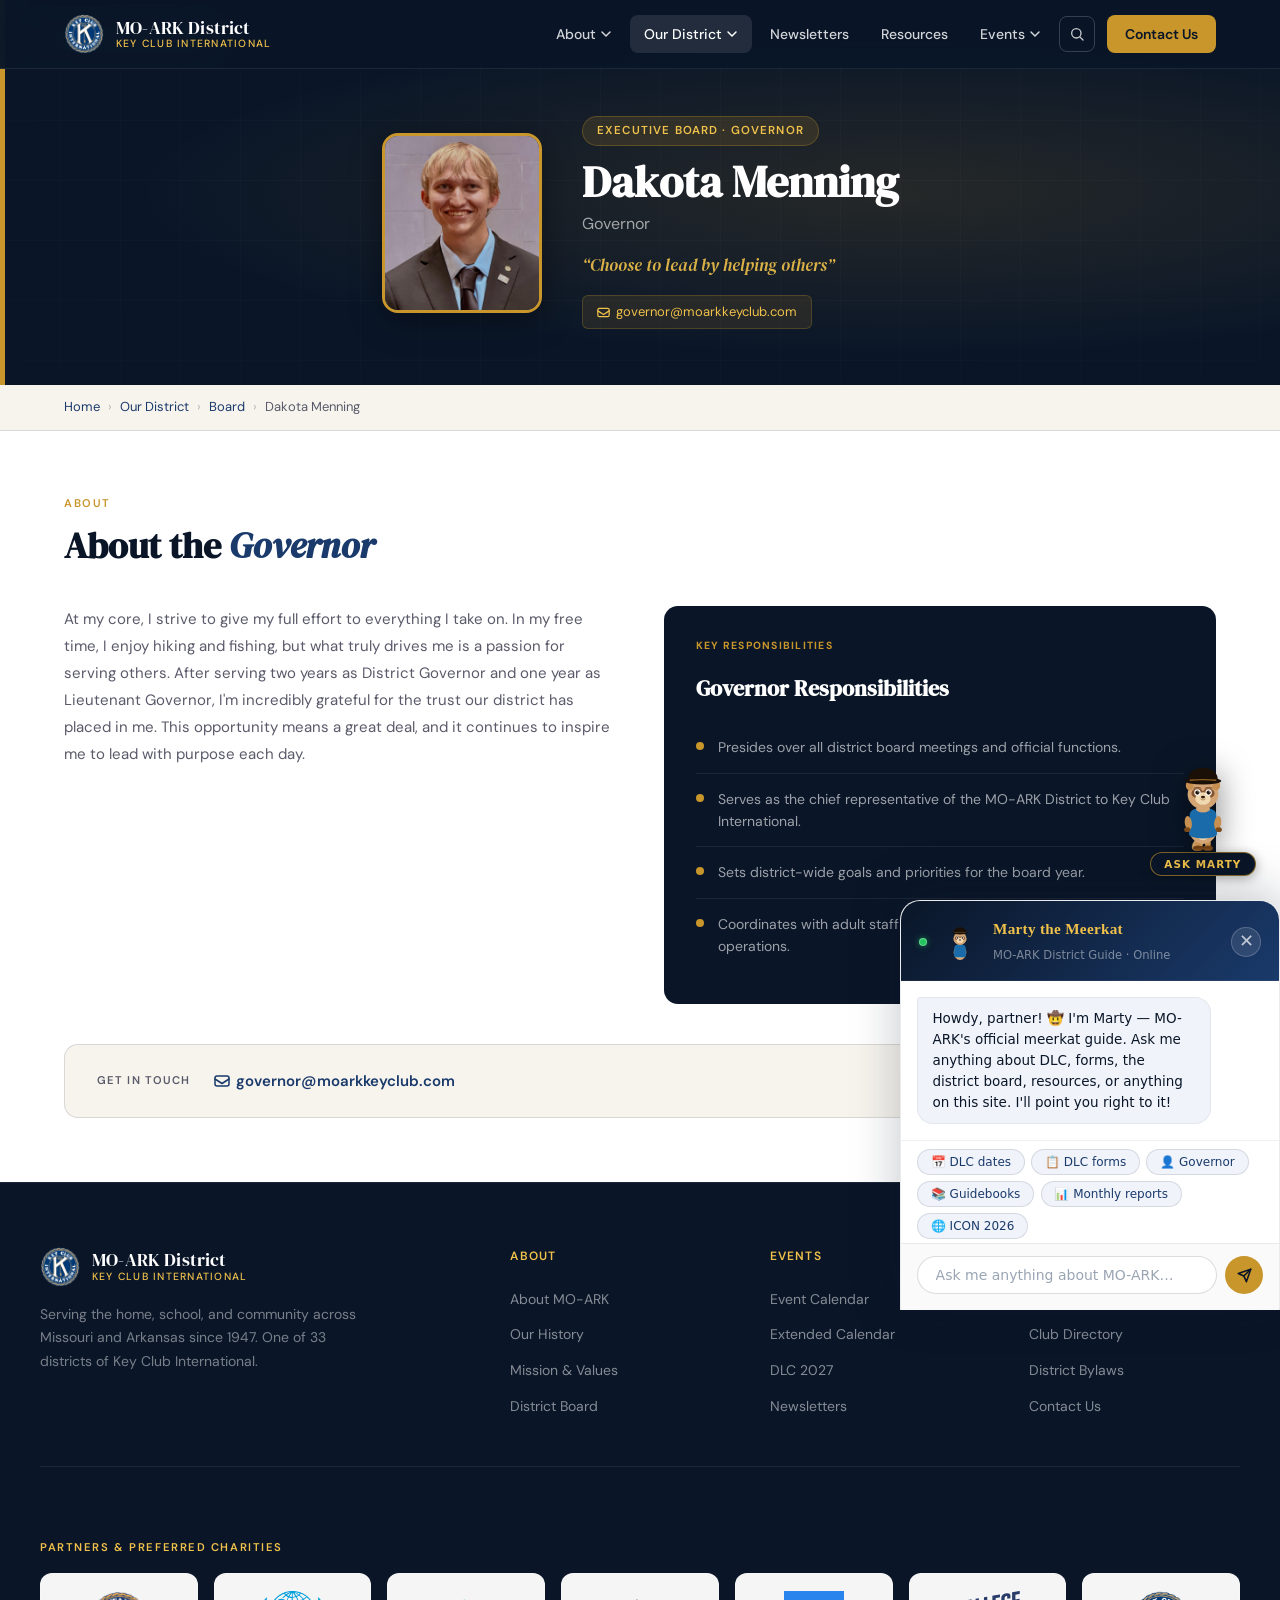
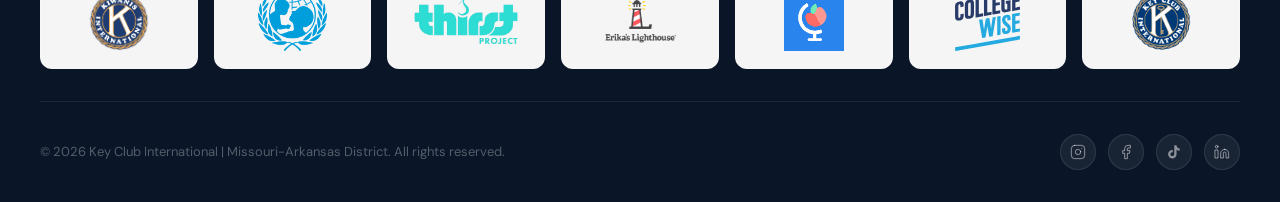
<file: exec-profile.html>
<!DOCTYPE html>
<html lang="en">
<head>
<script src="marty-chat.js"></script>
<script src="site-search.js"></script>

<meta charset="UTF-8">
<link rel="icon" type="image/png" href="keyclub_logo.png">
<meta name="viewport" content="width=device-width, initial-scale=1.0">
<title>Executive Board | MO-ARK District Key Club</title>
<link rel="preconnect" href="https://fonts.googleapis.com">
<link rel="preconnect" href="https://fonts.gstatic.com" crossorigin>
<link href="https://fonts.googleapis.com/css2?family=DM+Serif+Display:ital@0;1&family=DM+Sans:wght@300;400;500;600&display=swap" rel="stylesheet">
<link rel="stylesheet" href="base.css">
<script src="components.js"></script>
<style>

/* ── PAGE HERO ── */
.exec-hero {
  padding-top: 68px;
  background: var(--navy);
  position: relative;
  overflow: hidden;
  min-height: 340px;
  display: flex;
  flex-direction: column;
  justify-content: flex-end;
}
.exec-hero-bg {
  position: absolute; inset: 0;
  background: radial-gradient(ellipse at 70% 50%, rgba(200,150,42,0.14) 0%, transparent 60%);
}
.exec-hero-grid {
  position: absolute; inset: 0;
  background-image: linear-gradient(rgba(255,255,255,0.02) 1px,transparent 1px),
    linear-gradient(90deg,rgba(255,255,255,0.02) 1px,transparent 1px);
  background-size: 60px 60px;
  mask-image: radial-gradient(ellipse 100% 100% at 50% 50%, black 30%, transparent 100%);
}
.exec-hero-gold-bar {
  position: absolute; left: 0; top: 0; bottom: 0;
  width: 5px;
  background: var(--gold);
}
.exec-hero-inner {
  position: relative; z-index: 1;
  max-width: 1200px; margin: 0 auto;
  padding: 3rem 1.5rem 3.5rem;
  display: flex;
  align-items: center;
  gap: 2.5rem;
}

/* Back button */
.back-btn {
  display: inline-flex; align-items: center; gap: 8px;
  background: rgba(255,255,255,0.08);
  border: 1px solid rgba(255,255,255,0.18);
  color: rgba(255,255,255,0.8);
  font-size: 0.8125rem; font-weight: 600;
  padding: 0.5rem 1.1rem;
  border-radius: 100px;
  transition: all var(--transition);
  position: absolute; top: 1.25rem; left: 1.5rem; z-index: 10;
}
.back-btn:hover {
  background: rgba(255,255,255,0.15);
  color: var(--white);
  transform: translateX(-2px);
}
.back-btn svg { width: 14px; height: 14px; }

/* Profile block — mirrors division.html's LTG profile */
.profile-img-wrap {
  flex-shrink: 0;
  width: 160px; height: 180px;
  border-radius: 16px;
  overflow: hidden;
  border: 3px solid var(--gold);
  box-shadow: 0 8px 32px rgba(0,0,0,0.4);
  background: var(--blue);
  display: flex; align-items: center; justify-content: center;
}
.profile-img-wrap img {
  width: 100%; height: 100%;
  object-fit: cover; object-position: top center;
}
.profile-avatar {
  font-family: var(--ff-display);
  font-size: 3.5rem;
  color: var(--gold);
}
.profile-info { flex: 1; min-width: 0; }
.profile-eyebrow {
  display: inline-flex; align-items: center; gap: 8px;
  background: rgba(200,150,42,0.15);
  border: 1px solid rgba(200,150,42,0.3);
  border-radius: 100px;
  padding: 0.3rem 0.875rem;
  font-size: 0.72rem; font-weight: 600;
  color: var(--gold-lt);
  text-transform: uppercase; letter-spacing: 0.1em;
  margin-bottom: 0.75rem;
}
.profile-name {
  font-family: var(--ff-display);
  font-size: clamp(1.75rem, 3.5vw, 2.75rem);
  color: var(--white);
  line-height: 1.1;
  margin-bottom: 0.25rem;
}
.profile-role {
  font-size: 1rem;
  color: rgba(255,255,255,0.6);
  margin-bottom: 1rem;
}
.profile-quote {
  font-family: var(--ff-display);
  font-style: italic;
  font-size: 1.0625rem;
  color: var(--gold-lt);
  opacity: 0.9;
  line-height: 1.6;
  margin-bottom: 1rem;
  max-width: 50ch;
}
.profile-quote::before { content: '\201C'; }
.profile-quote::after  { content: '\201D'; }
.profile-email {
  display: inline-flex; align-items: center; gap: 6px;
  font-size: 0.8125rem;
  color: var(--gold-lt);
  background: rgba(200,150,42,0.12);
  border: 1px solid rgba(200,150,42,0.25);
  border-radius: 6px;
  padding: 0.35rem 0.875rem;
  transition: background var(--transition);
}
.profile-email:hover { background: rgba(200,150,42,0.22); }
.profile-email svg { width: 13px; height: 13px; }

/* ── BREADCRUMB ── */
.breadcrumb { background: var(--cream); border-bottom: 1px solid var(--border); }
.breadcrumb-inner { max-width: 1200px; margin: 0 auto; padding: 0.75rem 1.5rem; display: flex; align-items: center; gap: 0.5rem; font-size: 0.8125rem; color: var(--muted); }
.breadcrumb a { color: var(--blue); transition: color var(--transition); }
.breadcrumb a:hover { color: var(--navy); }
.breadcrumb-sep { opacity: 0.4; }

/* ── CONTENT ── */
.content-wrap { max-width: 1200px; margin: 0 auto; padding: 0 1.5rem; }
.section-block { padding: 4rem 0; }
.section-block + .section-block { border-top: 1px solid var(--border); }
.section-label { font-size: 0.7rem; text-transform: uppercase; letter-spacing: 0.14em; font-weight: 600; color: var(--gold); margin-bottom: 0.75rem; }
.section-title { font-family: var(--ff-display); font-size: clamp(1.5rem, 3vw, 2.25rem); color: var(--navy); line-height: 1.15; margin-bottom: 1rem; }
.section-title em { font-style: italic; color: var(--blue); }
.section-header { margin-bottom: 2.5rem; }

/* ── BIO ── */
.bio-grid {
  display: grid;
  grid-template-columns: 1fr 1fr;
  gap: 3rem;
  align-items: start;
}
.bio-text p {
  font-size: 0.9375rem;
  color: var(--muted);
  line-height: 1.8;
  margin-bottom: 1.25rem;
}
.bio-text p:last-child { margin-bottom: 0; }

/* Role responsibility card */
.role-card {
  background: var(--navy);
  border-radius: var(--radius);
  padding: 2rem;
}
.role-card-label {
  font-size: 0.65rem; text-transform: uppercase; letter-spacing: 0.12em;
  color: var(--gold); font-weight: 700; margin-bottom: 1rem;
}
.role-card h3 {
  font-family: var(--ff-display);
  font-size: 1.375rem; color: var(--white); margin-bottom: 1rem;
}
.role-item {
  display: flex; align-items: flex-start; gap: 0.875rem;
  padding: 0.875rem 0;
  border-bottom: 1px solid rgba(255,255,255,0.07);
}
.role-item:last-child { border-bottom: none; }
.role-dot {
  width: 8px; height: 8px;
  border-radius: 50%;
  background: var(--gold);
  flex-shrink: 0;
  margin-top: 6px;
}
.role-item p { font-size: 0.875rem; color: rgba(255,255,255,0.6); line-height: 1.6; }

/* Contact strip */
.contact-strip {
  background: var(--cream);
  border: 1px solid var(--border);
  border-radius: var(--radius);
  padding: 1.5rem 2rem;
  display: flex; align-items: center; gap: 1.5rem;
  margin-top: 2.5rem;
}
.contact-strip-label {
  font-size: 0.7rem; text-transform: uppercase; letter-spacing: 0.1em;
  font-weight: 600; color: var(--muted); white-space: nowrap;
}
.contact-strip-email {
  display: inline-flex; align-items: center; gap: 6px;
  font-size: 0.9375rem; font-weight: 600;
  color: var(--blue);
}
.contact-strip-email svg { width: 16px; height: 16px; }
.contact-strip-email:hover { color: var(--navy); }

/* ── FOOTER ── */
footer{background:var(--navy);border-top:1px solid rgba(255,255,255,0.08);padding:4rem 1.5rem 2rem;}
.footer-inner{max-width:1200px;margin:0 auto;}
.footer-top{display:grid;grid-template-columns:2fr 1fr 1fr 1fr;gap:3rem;padding-bottom:3rem;border-bottom:1px solid rgba(255,255,255,0.08);margin-bottom:2.5rem;}
.footer-brand p{font-size:0.875rem;color:rgba(255,255,255,0.45);line-height:1.7;margin-top:1rem;max-width:32ch;}
.footer-col h4{font-size:0.75rem;text-transform:uppercase;letter-spacing:0.1em;color:var(--gold-lt);font-weight:600;margin-bottom:1.25rem;}
.footer-col ul{display:flex;flex-direction:column;gap:0.625rem;}
.footer-col ul li a{font-size:0.875rem;color:rgba(255,255,255,0.5);transition:color var(--transition);}
.footer-col ul li a:hover{color:var(--white);}
.footer-bottom{display:flex;align-items:center;justify-content:space-between;flex-wrap:wrap;gap:1rem;}
.footer-copy{font-size:0.8125rem;color:rgba(255,255,255,0.3);}
.footer-socials{display:flex;gap:0.75rem;}
.footer-social{width:36px;height:36px;background:rgba(255,255,255,0.06);border:1px solid rgba(255,255,255,0.1);border-radius:50%;display:flex;align-items:center;justify-content:center;color:rgba(255,255,255,0.5);transition:background var(--transition),color var(--transition),border-color var(--transition);}
.footer-social:hover{background:var(--gold);border-color:var(--gold);color:var(--navy);}
.footer-social svg{width:16px;height:16px;}

.fade-in{opacity:0;transform:translateY(20px);transition:opacity 0.6s ease,transform 0.6s ease;}
.fade-in.visible{opacity:1;transform:translateY(0);}

@media(max-width:1024px){.footer-top{grid-template-columns:1fr 1fr;gap:2rem;}.bio-grid{grid-template-columns:1fr;}}
@media(max-width:768px){
  .nav-links{display:none;}.nav-toggle{display:flex;}
  .exec-hero-inner{flex-direction:column;align-items:flex-start;gap:1.5rem;padding-top:4rem;}
  .profile-img-wrap{width:120px;height:140px;}
  .contact-strip{flex-direction:column;align-items:flex-start;gap:0.75rem;}
  .footer-top{grid-template-columns:1fr;}
}
@media(max-width:480px){.footer-bottom{flex-direction:column;align-items:flex-start;}}
</style>
</head>
<body>

<!-- ── NAV ── -->
<nav class="nav" id="nav">
  <div class="nav-inner">
    <a href="index.html" class="nav-logo" aria-label="MO-ARK Key Club Home">
      <img src="keyclub_logo.png" alt="Key Club Logo" style="width:40px;height:40px;border-radius:50%;object-fit:cover;">
      <div class="nav-logo-text"><span class="nav-logo-name">MO-ARK District</span><span class="nav-logo-sub">Key Club International</span></div>
    </a>
    <ul class="nav-links" role="list">
      <li class="nav-item">
        <a href="about.html" class="nav-link">About<svg viewBox="0 0 12 12" fill="none" stroke="currentColor" stroke-width="1.5" stroke-linecap="round"><path d="M2 4l4 4 4-4"/></svg></a>
        <div class="nav-dropdown"><a href="about.html">About MO-ARK</a><a href="about.html#history">Our History</a><a href="about.html#mission">Mission &amp; Values</a><div class="nav-dropdown-divider"></div><a href="contact.html">Contact Us</a></div>
      </li>
      <li class="nav-item">
        <a href="our-district.html" class="nav-link active">Our District<svg viewBox="0 0 12 12" fill="none" stroke="currentColor" stroke-width="1.5" stroke-linecap="round"><path d="M2 4l4 4 4-4"/></svg></a>
        <div class="nav-dropdown"><a href="our-district.html#board">District Board</a><a href="our-district.html#clubs">Club Directory</a><a href="our-district.html#bylaws">District Bylaws</a></div>
      </li>
      <li><a href="newsletters.html" class="nav-link">Newsletters</a></li>
      <li><a href="resources.html" class="nav-link">Resources</a></li>
      <li class="nav-item">
        <a href="dlc.html" class="nav-link">Events<svg viewBox="0 0 12 12" fill="none" stroke="currentColor" stroke-width="1.5" stroke-linecap="round"><path d="M2 4l4 4 4-4"/></svg></a>
        <div class="nav-dropdown"><a href="dlc.html">DLC 2027</a><a href="dlc.html#calendar">Event Calendar</a><a href="resources.html#forms">DLC Forms</a></div>
      </li>
      <li><a href="contact.html" class="nav-cta nav-link">Contact Us</a></li>
    </ul>
    <button class="nav-toggle" id="navToggle" aria-label="Toggle menu" aria-expanded="false"><span></span><span></span><span></span></button>
  </div>
</nav>
<div class="nav-mobile" id="navMobile">
  <div class="nav-mobile-section">About</div><a href="about.html">About MO-ARK</a><a href="about.html#history">Our History</a><a href="about.html#mission">Mission &amp; Values</a>
  <div class="nav-mobile-section">District</div><a href="our-district.html#board">District Board</a><a href="our-district.html#clubs">Club Directory</a><a href="our-district.html#bylaws">District Bylaws</a>
  <div class="nav-mobile-section">Events &amp; Resources</div><a href="newsletters.html">Newsletters</a><a href="resources.html">Resources</a><a href="dlc.html">DLC 2027</a>
  <div class="nav-mobile-section">Connect</div><a href="contact.html">Contact Us</a>
</div>

<!-- ── HERO ── -->
<div class="exec-hero">
  <div class="exec-hero-bg"></div>
  <div class="exec-hero-grid"></div>
  <div class="exec-hero-gold-bar"></div>
  <a href="our-district.html#board" class="back-btn">
    <svg viewBox="0 0 16 16" fill="none" stroke="currentColor" stroke-width="2" stroke-linecap="round" stroke-linejoin="round"><path d="M10 12L6 8l4-4"/></svg>
    Back to District Board
  </a>
  <div class="exec-hero-inner">
    <div class="profile-img-wrap" id="profileImgWrap">
      <span class="profile-avatar" id="profileAvatar"></span>
    </div>
    <div class="profile-info">
      <div class="profile-eyebrow" id="profileEyebrow">Executive Board</div>
      <h1 class="profile-name" id="profileName">Loading…</h1>
      <p class="profile-role" id="profileRole"></p>
      <p class="profile-quote" id="profileQuote"></p>
      <a class="profile-email" id="profileEmail" href="#">
        <svg viewBox="0 0 16 16" fill="none" stroke="currentColor" stroke-width="1.5" stroke-linecap="round" stroke-linejoin="round"><rect x="1" y="3" width="14" height="10" rx="2"/><path d="M1 6l7 4.5L15 6"/></svg>
        <span id="profileEmailText"></span>
      </a>
    </div>
  </div>
</div>

<!-- ── BREADCRUMB ── -->
<div class="breadcrumb">
  <div class="breadcrumb-inner">
    <a href="index.html">Home</a>
    <span class="breadcrumb-sep">›</span>
    <a href="our-district.html">Our District</a>
    <span class="breadcrumb-sep">›</span>
    <a href="our-district.html#board">Board</a>
    <span class="breadcrumb-sep">›</span>
    <span id="breadcrumbName">Executive Board</span>
  </div>
</div>

<!-- ── MAIN CONTENT ── -->
<div class="content-wrap">

  <!-- About / Bio -->
  <div class="section-block fade-in">
    <div class="section-header">
      <div class="section-label">About</div>
      <h2 class="section-title" id="bioTitle">Role <em>Overview</em></h2>
    </div>
    <div class="bio-grid">
      <div class="bio-text" id="bioText">
        <!-- Filled by JS -->
      </div>
      <div class="role-card">
        <div class="role-card-label">Key Responsibilities</div>
        <h3 id="roleCardTitle">Responsibilities</h3>
        <div id="roleItems">
          <!-- Filled by JS -->
        </div>
      </div>
    </div>

    <div class="contact-strip fade-in">
      <span class="contact-strip-label">Get in touch</span>
      <a class="contact-strip-email" id="contactStripEmail" href="#">
        <svg viewBox="0 0 16 16" fill="none" stroke="currentColor" stroke-width="1.5" stroke-linecap="round" stroke-linejoin="round"><rect x="1" y="3" width="14" height="10" rx="2"/><path d="M1 6l7 4.5L15 6"/></svg>
        <span id="contactStripEmailText"></span>
      </a>
    </div>
  </div>

</div>

<!-- ── FOOTER ── -->
<footer>
  <div class="footer-inner">
    <div class="footer-top">
      <div class="footer-brand">
        <div class="nav-logo" style="margin-bottom:0.5rem;">
          <img src="keyclub_logo.png" alt="Key Club Logo" style="width:40px;height:40px;border-radius:50%;object-fit:cover;">
          <div class="nav-logo-text">
            <span class="nav-logo-name">MO-ARK District</span>
            <span class="nav-logo-sub">Key Club International</span>
          </div>
        </div>
        <p>Serving the home, school, and community across Missouri and Arkansas since 1947. One of 33 districts of Key Club International.</p>
      </div>
      <div class="footer-col">
        <h4>About</h4>
        <ul>
          <li><a href="about.html">About MO-ARK</a></li>
          <li><a href="about.html#history">Our History</a></li>
          <li><a href="about.html#mission">Mission &amp; Values</a></li>
          <li><a href="our-district.html#board">District Board</a></li>
        </ul>
      </div>
      <div class="footer-col">
        <h4>Events</h4>
        <ul>
          <li><a href="dlc.html#calendar">Event Calendar</a></li>
          <li><a href="extended-calendar.html">Extended Calendar</a></li>
          <li><a href="dlc.html">DLC 2027</a></li>
          <li><a href="newsletters.html">Newsletters</a></li>
        </ul>
      </div>
      <div class="footer-col">
        <h4>Resources</h4>
        <ul>
          <li><a href="resources.html#club">Club Resources</a></li>
          <li><a href="our-district.html#clubs">Club Directory</a></li>
          <li><a href="our-district.html#bylaws">District Bylaws</a></li>
          <li><a href="contact.html">Contact Us</a></li>
        </ul>
      </div>
    </div>

    <div class="footer-partners">
      <div class="footer-partners-label">Partners &amp; Preferred Charities</div>
      <div class="footer-partners-row">
        <a href="https://www.kiwanis.org" target="_blank" rel="noopener" class="footer-partner" title="Kiwanis International — our parent organization"><img src="Images/Kiwanis International Logo.png" alt="Kiwanis International"></a>
        <a href="https://www.unicefusa.org" target="_blank" rel="noopener" class="footer-partner" title="UNICEF — Trick-or-Treat for UNICEF partner"><img src="Images/UNICEF Logo.png" alt="UNICEF"></a>
        <a href="https://www.thirstproject.org" target="_blank" rel="noopener" class="footer-partner" title="Thirst Project — clean-water preferred charity"><img src="Images/Thirst Project Logo.png" alt="Thirst Project"></a>
        <a href="https://www.erikaslighthouse.org" target="_blank" rel="noopener" class="footer-partner" title="Erika's Lighthouse — youth mental health partner"><img src="Images/Erika&apos;s Lighthouse Logo.png" alt="Erika&apos;s Lighthouse"></a>
        <a href="https://schoolhouse.world" target="_blank" rel="noopener" class="footer-partner" title="Schoolhouse — peer tutoring service partner"><img src="Images/Schoolhouse Logo.png" alt="Schoolhouse"></a>
        <a href="https://www.collegewise.com" target="_blank" rel="noopener" class="footer-partner" title="CollegeWise — college admissions service partner"><img src="Images/Collegewise Logo.svg" alt="CollegeWise"></a>
        <a href="https://www.keyclub.org" target="_blank" rel="noopener" class="footer-partner" title="Key Club International"><img src="Images/Key Club Logo.png" alt="Key Club International"></a>
      </div>
    </div>

    <div class="footer-bottom">
      <p class="footer-copy">© 2026 Key Club International | Missouri-Arkansas District. All rights reserved.</p>
      <div class="footer-socials">
        <a href="https://www.instagram.com/moarkdistrict/" class="footer-social" aria-label="Instagram" target="_blank" rel="noopener"><svg viewBox="0 0 24 24" fill="none" stroke="currentColor" stroke-width="1.5" stroke-linecap="round" stroke-linejoin="round"><rect x="2" y="2" width="20" height="20" rx="5"/><path d="M16 11.37A4 4 0 1 1 12.63 8 4 4 0 0 1 16 11.37z"/><line x1="17.5" y1="6.5" x2="17.51" y2="6.5"/></svg></a>
        <a href="#" class="footer-social" aria-label="Facebook"><svg viewBox="0 0 24 24" fill="none" stroke="currentColor" stroke-width="1.5" stroke-linecap="round" stroke-linejoin="round"><path d="M18 2h-3a5 5 0 0 0-5 5v3H7v4h3v8h4v-8h3l1-4h-4V7a1 1 0 0 1 1-1h3z"/></svg></a>
        <a href="#" class="footer-social" aria-label="TikTok"><svg viewBox="0 0 24 24" fill="currentColor"><path d="M19.59 6.69a4.83 4.83 0 0 1-3.77-4.25V2h-3.45v13.67a2.89 2.89 0 0 1-2.88 2.5 2.89 2.89 0 0 1-2.89-2.89 2.89 2.89 0 0 1 2.89-2.89c.28 0 .54.04.79.1V9.01a6.33 6.33 0 0 0-.79-.05A6.34 6.34 0 0 0 3.15 15.3 6.34 6.34 0 0 0 9.49 21.6a6.34 6.34 0 0 0 6.34-6.34V8.69a8.18 8.18 0 0 0 4.81 1.55V6.79a4.85 4.85 0 0 1-1.05-.1z"/></svg></a>
        <a href="#" class="footer-social" aria-label="LinkedIn"><svg viewBox="0 0 24 24" fill="none" stroke="currentColor" stroke-width="1.5" stroke-linecap="round" stroke-linejoin="round"><path d="M16 8a6 6 0 0 1 6 6v7h-4v-7a2 2 0 0 0-2-2 2 2 0 0 0-2 2v7h-4v-7a6 6 0 0 1 6-6z"/><rect x="2" y="9" width="4" height="12"/><circle cx="4" cy="4" r="2"/></svg></a>
      </div>
    </div>
  </div>
</footer>

<script>
/* ═══════════════════════════════════════════════════════
   EXEC BOARD DATA
   ═══════════════════════════════════════════════════════ */
const EXEC_DATA = {
  governor: {
    name: 'Dakota Menning',
    role: 'Governor',
    eyebrow: 'Executive Board · Governor',
    email: 'governor@moarkkeyclub.com',
    img: 'Board Photos/governor.png',
    avatar: 'G',
    quote: 'Choose to lead by helping others',
    bio: [
      "At my core, I strive to give my full effort to everything I take on. In my free time, I enjoy hiking and fishing, but what truly drives me is a passion for serving others. After serving two years as District Governor and one year as Lieutenant Governor, I'm incredibly grateful for the trust our district has placed in me. This opportunity means a great deal, and it continues to inspire me to lead with purpose each day."
    ],
    responsibilities: [
      'Presides over all district board meetings and official functions.',
      'Serves as the chief representative of the MO-ARK District to Key Club International.',
      'Sets district-wide goals and priorities for the board year.',
      'Coordinates with adult staff and advisors to ensure smooth district operations.'
    ]
  },
  secretary: {
    name: 'Omar Vargas Garcia',
    role: 'Secretary',
    eyebrow: 'Executive Board · Secretary',
    email: 'secretary@moarkkeyclub.com',
    img: 'Board Photos/secretary.png',
    avatar: 'S',
    quote: 'Lorem ipsum dolor sit amet, consectetur adipiscing elit.',
    bio: [
      'Lorem ipsum dolor sit amet, consectetur adipiscing elit, sed do eiusmod tempor incididunt ut labore et dolore magna aliqua. Ut enim ad minim veniam, quis nostrud exercitation ullamco laboris nisi ut aliquip ex ea commodo consequat.',
      'Duis aute irure dolor in reprehenderit in voluptate velit esse cillum dolore eu fugiat nulla pariatur. Excepteur sint occaecat cupidatat non proident, sunt in culpa qui officia deserunt mollit anim id est laborum.',
      'Sed ut perspiciatis unde omnis iste natus error sit voluptatem accusantium doloremque laudantium, totam rem aperiam eaque ipsa quae ab illo inventore veritatis et quasi architecto beatae vitae dicta sunt explicabo.',
      'Nemo enim ipsam voluptatem quia voluptas sit aspernatur aut odit aut fugit, sed quia consequuntur magni dolores eos qui ratione voluptatem sequi nesciunt.',
      'Neque porro quisquam est, qui dolorem ipsum quia dolor sit amet, consectetur, adipisci velit, sed quia non numquam eius modi tempora incidunt.'
    ],
    responsibilities: [
      'Records and distributes minutes for all district board meetings.',
      'Maintains official records and correspondence for the district.',
      'Tracks attendance and participation across board activities.',
      'Coordinates communications between board members and clubs.'
    ]
  },
  treasurer: {
    name: 'Abraham Ireland',
    role: 'Treasurer',
    eyebrow: 'Executive Board · Treasurer',
    email: 'treasurer@moarkkeyclub.com',
    img: 'Board Photos/treasurer.png',
    avatar: 'T',
    quote: 'Integrity is the Metal, Service is the Shine.',
    bio: [
      'I\'m a dedicated student at Harrison High School who works hard to balance school and everything else I am involved in. I play trumpet on a competitive level, which takes a lot of time and discipline, but it\'s something I really enjoy and take seriously. Outside of that, I\'m active in different clubs and also involved in my church, which keeps me connected and grounded. When I\'m not busy, I like spending time with my family and friends, they\'re a big part of what keeps me motivated.',
    ],
    responsibilities: [
      'Manages and tracks all district finances and budget allocations.',
      'Prepares financial reports for board meetings and Key Club International.',
      'Oversees fundraising accounting and reimbursement processes.',
      'Ensures fiscal compliance with Key Club International guidelines.'
    ]
  },
  webmaster: {
    name: 'Rahul Awasthi',
    role: 'Webmaster',
    eyebrow: 'Executive Board · Webmaster',
    email: 'webmaster@moarkkeyclub.com',
    img: 'Board Photos/webmaster.png',
    avatar: 'W',
    quote: 'Service is the Motivation that Drives Us.',
    bio: [
      'I\'m a sophomore at Liberty (Wentzville) High School and this is my second year on the MO-ARK District Board. I\'m passionate about technology and design, and I\'m excited to use those skills to help our district shine online.'
    ],
    responsibilities: [
      'Designs, builds, and maintains the MO-ARK District website.',
      'Manages the district\'s digital presence and online resources.',
      'Supports the board with graphic design and technology needs.',
      'Keeps the website up to date with events, news, and board information.'
    ]
  },
  editor: {
    name: 'Nandu Rakesh Nair',
    role: 'Editor',
    eyebrow: 'Executive Board · Editor',
    email: 'editor@moarkkeyclub.com',
    img: 'Board Photos/editor.png',
    avatar: 'E',
    quote: 'Key Club is the Key to the Community.',
    bio: [
      'This is my second year serving on the MoArk Key Club Board and it has been an absolute privilege to work alongside some of the most wonderful and capabl people ive met in my life. I hope to make a positive impact that can be felt by Key Clubs across the Districts.',
    ],
    responsibilities: [
      'Produces and publishes the district newsletter each term.',
      'Collects and edits content submissions from clubs across the district.',
      'Maintains consistent brand voice and style across district publications.',
      'Coordinates with the webmaster to distribute digital editions.'
    ]
  }
};

/* ═══════════════════════════════════════════════════════
   INIT — read ?id= from URL
   ═══════════════════════════════════════════════════════ */
const params = new URLSearchParams(window.location.search);
const id = params.get('id') || 'governor';
const exec = EXEC_DATA[id] || EXEC_DATA['governor'];

// Page title
document.title = `${exec.name} — ${exec.role} | MO-ARK District Key Club`;

// Hero
document.getElementById('profileEyebrow').textContent = exec.eyebrow;
document.getElementById('profileName').textContent = exec.name;
document.getElementById('profileRole').textContent = exec.role;
document.getElementById('profileAvatar').textContent = exec.avatar;

// Quote
const quoteEl = document.getElementById('profileQuote');
if (exec.quote) {
  quoteEl.textContent = exec.quote;
} else {
  quoteEl.style.display = 'none';
}

// Email
const emailLink = document.getElementById('profileEmail');
const emailText = document.getElementById('profileEmailText');
if (exec.email) {
  emailLink.href = `mailto:${exec.email}`;
  emailText.textContent = exec.email;
} else {
  emailLink.style.display = 'none';
}

// Contact strip
const stripEmail = document.getElementById('contactStripEmail');
const stripEmailText = document.getElementById('contactStripEmailText');
if (exec.email) {
  stripEmail.href = `mailto:${exec.email}`;
  stripEmailText.textContent = exec.email;
}

// Breadcrumb
document.getElementById('breadcrumbName').textContent = exec.name;

// Bio section title
document.getElementById('bioTitle').innerHTML = `About the <em>${exec.role}</em>`;
document.getElementById('roleCardTitle').textContent = `${exec.role} Responsibilities`;

// Bio paragraphs
const bioText = document.getElementById('bioText');
exec.bio.forEach(para => {
  const p = document.createElement('p');
  p.textContent = para;
  bioText.appendChild(p);
});

// Responsibilities
const roleItems = document.getElementById('roleItems');
exec.responsibilities.forEach(item => {
  const div = document.createElement('div');
  div.className = 'role-item';
  div.innerHTML = `<div class="role-dot"></div><p>${item}</p>`;
  roleItems.appendChild(div);
});

// Try loading photo
const imgWrap = document.getElementById('profileImgWrap');
const avatarEl = document.getElementById('profileAvatar');
if (exec.img) {
  const probe = new Image();
  probe.onload = () => {
    const img = document.createElement('img');
    img.src = exec.img;
    img.alt = exec.name + ' photo';
    avatarEl.remove();
    imgWrap.appendChild(img);
  };
  probe.src = exec.img;
}

/* ── NAV scroll ── */
window.addEventListener('scroll', () => {
  document.getElementById('nav').classList.toggle('scrolled', window.scrollY > 10);
}, {passive: true});

/* ── Fade-in observer ── */
const obs = new IntersectionObserver((entries) => {
  entries.forEach((e, i) => {
    if (e.isIntersecting) {
      setTimeout(() => e.target.classList.add('visible'), i * 80);
      obs.unobserve(e.target);
    }
  });
}, {threshold: 0.12, rootMargin: '0px 0px -40px 0px'});
document.querySelectorAll('.fade-in').forEach(el => obs.observe(el));

/* ── Mobile nav ── */
const nt = document.getElementById('navToggle'), nm = document.getElementById('navMobile');
if (nt) nt.addEventListener('click', () => {
  const o = nm.classList.toggle('open');
  nt.setAttribute('aria-expanded', o);
});
</script>
<script src="transitions.js"></script>
</body>
</html>
</file>
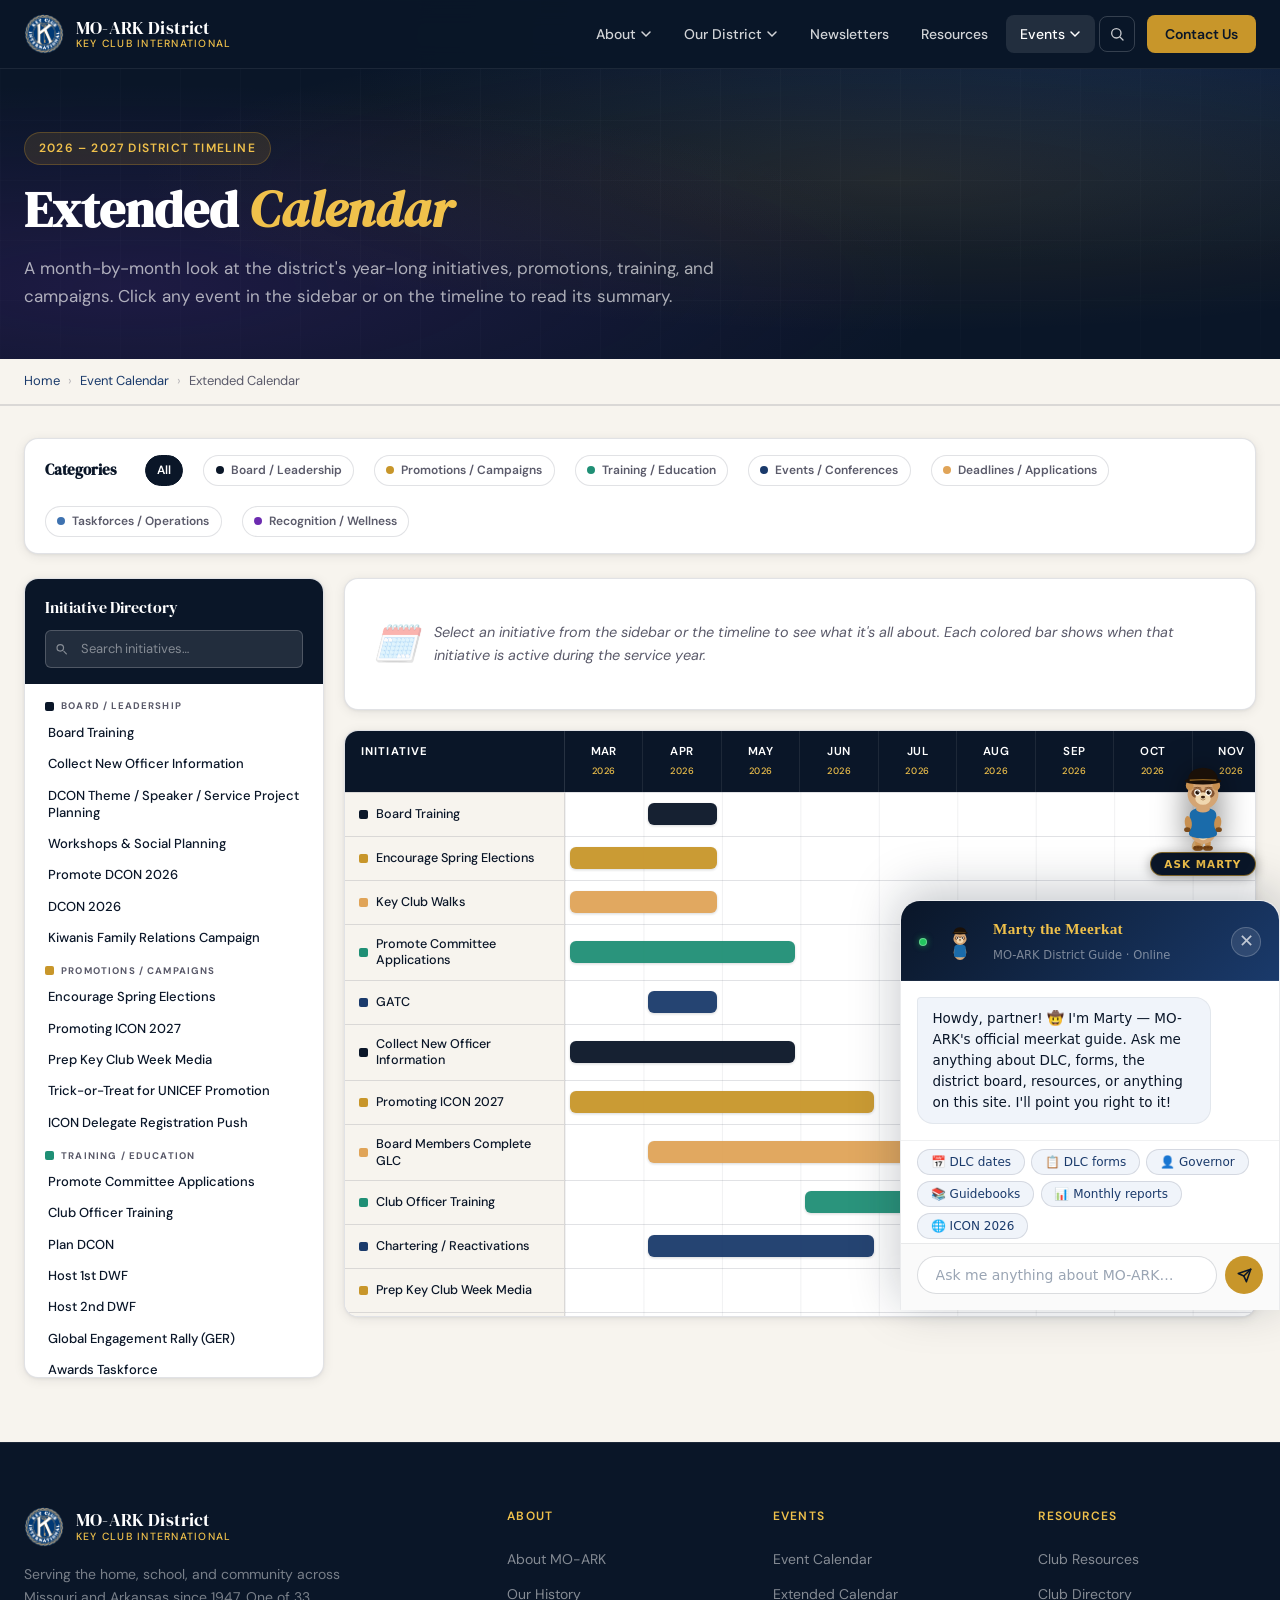
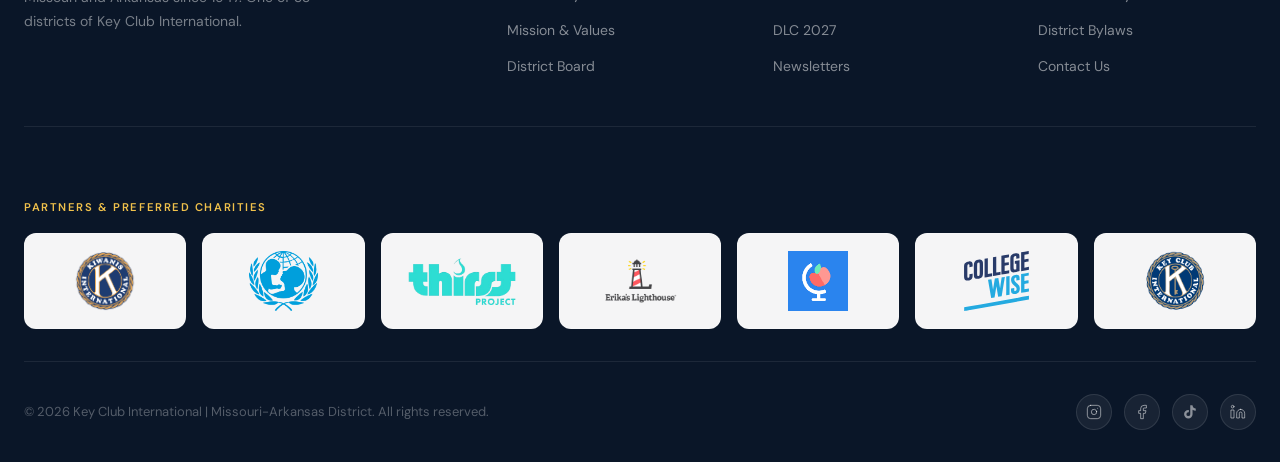
<file: extended-calendar.html>
<!DOCTYPE html>
<html lang="en">
<head>
<script src="marty-chat.js"></script>
<script src="site-search.js"></script>

<meta charset="UTF-8">
<link rel="icon" type="image/png" href="keyclub_logo.png">
<meta name="viewport" content="width=device-width, initial-scale=1.0">
<title>Extended Calendar | MO-ARK District Key Club</title>
<link rel="preconnect" href="https://fonts.googleapis.com">
<link rel="preconnect" href="https://fonts.gstatic.com" crossorigin>
<link href="https://fonts.googleapis.com/css2?family=DM+Serif+Display:ital@0;1&family=DM+Sans:wght@300;400;500;600;700&display=swap" rel="stylesheet">
<link rel="stylesheet" href="base.css">
<script src="components.js"></script>
<style>
  :root{
    --navy:#0A1628;--blue:#1A3A6B;--gold:#C8962A;--gold-lt:#F0C14B;--cream:#F7F4EE;--white:#FFFFFF;
    --text:#1C1C1C;--muted:#5A5A6A;--border:rgba(10,22,40,0.12);--radius:14px;--radius-sm:8px;
    --ff-display:'DM Serif Display',Georgia,serif;--ff-body:'DM Sans',system-ui,sans-serif;
    --transition:0.25s cubic-bezier(0.4,0,0.2,1);
    --shadow-card:0 2px 12px rgba(10,22,40,0.08),0 1px 3px rgba(10,22,40,0.06);
    --shadow-hover:0 8px 32px rgba(10,22,40,0.14),0 2px 8px rgba(10,22,40,0.08);

    /* Themed category palette — navy, gold, purple, blue, teal, plum, amber */
    --cat-board:       #0A1628;   /* Navy        — Board / Leadership */
    --cat-promo:       #C8962A;   /* Gold        — Promotions / Campaigns */
    --cat-training:    #1F8F75;   /* Teal        — Training / Education */
    --cat-events:      #1A3A6B;   /* Blue        — Events / Conferences */
    --cat-deadlines:   #E0A458;   /* Amber       — Deadlines / Applications */
    --cat-taskforce:   #3E72B0;   /* Sky blue    — Taskforces / Operations */
    --cat-recognition: #6C2BB0;   /* Purple      — Recognition / Wellness */
  }
  *,*::before,*::after{box-sizing:border-box;margin:0;padding:0;}
  html{scroll-behavior:smooth;overflow-x:hidden;}
  /* IMPORTANT: do NOT apply transform to <body> — it would make it the containing block for
     position:fixed descendants (Marty chat button), breaking the sticky bottom-right behavior.
     Use opacity-only for the entrance fade. */
  body{font-family:var(--ff-body);color:var(--text);background:var(--white);line-height:1.6;overflow-x:hidden;opacity:0;transition:opacity 0.45s ease;}
  body.page-ready{opacity:1;}
  img{max-width:100%;display:block;} a{color:inherit;text-decoration:none;} ul{list-style:none;}

  /* NAV */
  .nav{position:fixed;top:0;left:0;right:0;z-index:1000;background:rgba(10,22,40,0.96);backdrop-filter:blur(12px);-webkit-backdrop-filter:blur(12px);border-bottom:1px solid rgba(255,255,255,0.08);transition:box-shadow var(--transition);}
  .nav.scrolled{box-shadow:0 4px 24px rgba(0,0,0,0.3);}
  .nav-inner{max-width:1400px;margin:0 auto;padding:0 1.5rem;height:68px;display:flex;align-items:center;justify-content:space-between;}
  .nav-logo{display:flex;align-items:center;gap:12px;flex-shrink:0;}
  .nav-logo-text{display:flex;flex-direction:column;line-height:1.1;}
  .nav-logo-name{font-family:var(--ff-display);font-size:1.1rem;color:var(--white);}
  .nav-logo-sub{font-size:0.65rem;color:var(--gold-lt);text-transform:uppercase;letter-spacing:0.12em;font-weight:500;}
  .nav-links{display:flex;align-items:center;gap:0.25rem;}
  .nav-item{position:relative;}
  .nav-link{display:flex;align-items:center;gap:4px;padding:0.5rem 0.875rem;font-size:0.875rem;font-weight:500;color:rgba(255,255,255,0.82);border-radius:var(--radius-sm);transition:color var(--transition),background var(--transition);white-space:nowrap;cursor:pointer;}
  .nav-link:hover,.nav-link.active{color:var(--white);background:rgba(255,255,255,0.1);}
  .nav-link svg{width:12px;height:12px;transition:transform var(--transition);}
  .nav-item:hover .nav-link svg{transform:rotate(180deg);}
  .nav-dropdown{position:absolute;top:100%;left:50%;padding-top:8px;background:var(--white);border:1px solid var(--border);border-radius:var(--radius);box-shadow:var(--shadow-hover);min-width:200px;padding:0.5rem;opacity:0;pointer-events:none;transform:translateX(-50%) translateY(-6px);transition:opacity var(--transition),transform var(--transition);}
  .nav-item:hover .nav-dropdown{opacity:1;pointer-events:all;transform:translateX(-50%) translateY(0);}
  .nav-dropdown a{display:block;padding:0.625rem 0.875rem;font-size:0.875rem;color:var(--text);border-radius:var(--radius-sm);font-weight:400;transition:background var(--transition),color var(--transition);}
  .nav-dropdown a:hover{background:var(--cream);color:var(--blue);}
  .nav-dropdown-divider{height:1px;background:var(--border);margin:0.375rem 0.875rem;}
  .nav-cta{background:var(--gold);color:var(--navy)!important;font-weight:600!important;border-radius:var(--radius-sm);padding:0.5rem 1.125rem;}
  .nav-cta:hover{background:var(--gold-lt)!important;transform:translateY(-1px);}
  .nav-toggle{display:none;flex-direction:column;gap:5px;cursor:pointer;padding:4px;background:none;border:none;}
  .nav-toggle span{display:block;width:24px;height:2px;background:var(--white);border-radius:2px;transition:all var(--transition);}
  .nav-toggle.open span:nth-child(1){transform:translateY(7px) rotate(45deg);}
  .nav-toggle.open span:nth-child(2){opacity:0;}
  .nav-toggle.open span:nth-child(3){transform:translateY(-7px) rotate(-45deg);}
  .nav-mobile{display:none;position:fixed;inset:68px 0 0 0;background:var(--navy);padding:1.5rem;overflow-y:auto;z-index:999;flex-direction:column;gap:0.25rem;}
  .nav-mobile.open{display:flex;}
  .nav-mobile a{display:block;padding:0.875rem 1rem;color:rgba(255,255,255,0.85);font-size:1rem;border-radius:var(--radius-sm);border-bottom:1px solid rgba(255,255,255,0.06);transition:background var(--transition),color var(--transition);}
  .nav-mobile a:hover{background:rgba(255,255,255,0.08);}
  .nav-mobile-section{font-size:0.7rem;text-transform:uppercase;letter-spacing:0.12em;color:var(--gold-lt);font-weight:600;padding:1rem 1rem 0.375rem;}

  /* PAGE HEADER */
  .page-header{padding-top:68px;background:var(--navy);position:relative;overflow:hidden;}
  .page-header-bg{position:absolute;inset:0;background:radial-gradient(ellipse at 70% 50%,rgba(200,150,42,0.12) 0%,transparent 60%),radial-gradient(ellipse at 10% 80%,rgba(108,43,176,0.20) 0%,transparent 50%),radial-gradient(ellipse at 90% 10%,rgba(26,58,107,0.4) 0%,transparent 50%);}
  .page-header-grid{position:absolute;inset:0;background-image:linear-gradient(rgba(255,255,255,0.02) 1px,transparent 1px),linear-gradient(90deg,rgba(255,255,255,0.02) 1px,transparent 1px);background-size:60px 60px;mask-image:radial-gradient(ellipse 100% 100% at 50% 50%,black 30%,transparent 100%);}
  .page-header-inner{position:relative;z-index:1;max-width:1400px;margin:0 auto;padding:4rem 1.5rem 3rem;}
  .page-eyebrow{display:inline-flex;align-items:center;gap:8px;background:rgba(200,150,42,0.15);border:1px solid rgba(200,150,42,0.3);border-radius:100px;padding:0.375rem 0.875rem;font-size:0.75rem;font-weight:600;color:var(--gold-lt);text-transform:uppercase;letter-spacing:0.1em;margin-bottom:1rem;}
  .page-title{font-family:var(--ff-display);font-size:clamp(2rem,4vw,3.25rem);color:var(--white);line-height:1.1;margin-bottom:1rem;}
  .page-title em{font-style:italic;color:var(--gold-lt);}
  .page-desc{font-size:1.0625rem;color:rgba(255,255,255,0.65);line-height:1.7;max-width:65ch;}

  /* BREADCRUMB */
  .breadcrumb{background:var(--cream);border-bottom:1px solid var(--border);}
  .breadcrumb-inner{max-width:1400px;margin:0 auto;padding:0.75rem 1.5rem;display:flex;align-items:center;gap:0.5rem;font-size:0.8125rem;color:var(--muted);}
  .breadcrumb a{color:var(--blue);transition:color var(--transition);}
  .breadcrumb a:hover{color:var(--navy);}
  .breadcrumb-sep{opacity:0.4;}

  /* TIMELINE SECTION */
  .timeline-wrap{background:var(--cream);border-top:1px solid var(--border);padding:2rem 0 4rem;}
  .timeline-inner{max-width:1400px;margin:0 auto;padding:0 1.5rem;}

  /* LEGEND BAR (sticky-ish above grid) */
  .legend-bar{background:var(--white);border:1px solid var(--border);border-radius:var(--radius);padding:1rem 1.25rem;display:flex;flex-wrap:wrap;align-items:center;gap:1.25rem;margin-bottom:1.5rem;box-shadow:var(--shadow-card);}
  .legend-bar h4{font-family:var(--ff-display);font-size:0.95rem;color:var(--navy);margin-right:0.5rem;}
  .legend-chip{display:inline-flex;align-items:center;gap:0.45rem;padding:0.3rem 0.7rem;border-radius:100px;font-size:0.75rem;font-weight:600;color:var(--muted);cursor:pointer;border:1.5px solid var(--border);background:var(--white);transition:all 0.2s;user-select:none;}
  .legend-chip:hover{border-color:var(--navy);color:var(--navy);}
  .legend-chip.active{background:var(--navy);border-color:var(--navy);color:var(--white);}
  .legend-chip-dot{width:8px;height:8px;border-radius:50%;flex-shrink:0;}

  /* MAIN LAYOUT — left sidebar + timeline */
  .ext-layout{display:grid;grid-template-columns:300px minmax(0,1fr);gap:1.25rem;align-items:start;}
  .ext-right{min-width:0;}

  /* LEFT SIDEBAR */
  .ext-sidebar{background:var(--white);border:1px solid var(--border);border-radius:var(--radius);overflow:hidden;display:flex;flex-direction:column;box-shadow:var(--shadow-card);position:sticky;top:84px;max-height:calc(100vh - 100px);}
  .ext-sidebar-header{padding:1rem 1.25rem;background:var(--navy);}
  .ext-sidebar-title{font-family:var(--ff-display);font-size:1rem;color:var(--white);margin-bottom:0.625rem;}
  .ext-search-wrap{position:relative;}
  .ext-search{width:100%;padding:0.575rem 0.75rem 0.575rem 2.2rem;background:rgba(255,255,255,0.1);border:1px solid rgba(255,255,255,0.2);border-radius:6px;font-size:0.8125rem;color:var(--white);outline:none;transition:border-color 0.2s;font-family:inherit;}
  .ext-search::placeholder{color:rgba(255,255,255,0.45);}
  .ext-search:focus{border-color:var(--gold);}
  .ext-search-ico{position:absolute;left:0.65rem;top:50%;transform:translateY(-50%);width:13px;height:13px;color:rgba(255,255,255,0.45);pointer-events:none;}
  .ext-list{flex:1;overflow-y:auto;padding:0.375rem 0;}
  .ext-list::-webkit-scrollbar{width:5px;}
  .ext-list::-webkit-scrollbar-thumb{background:var(--border);border-radius:4px;}
  .ext-cat-label{padding:0.55rem 1.25rem 0.25rem;font-size:0.6rem;text-transform:uppercase;letter-spacing:0.12em;font-weight:700;color:var(--muted);display:flex;align-items:center;gap:0.45rem;background:var(--white);position:sticky;top:0;z-index:1;}
  .ext-cat-swatch{width:9px;height:9px;border-radius:2px;flex-shrink:0;}
  .ext-item{padding:0.45rem 1.25rem;cursor:pointer;transition:background 0.13s;border-left:3px solid transparent;}
  .ext-item:hover{background:var(--cream);}
  .ext-item.active{background:rgba(200,150,42,0.10);border-left-color:var(--gold);}
  .ext-item-name{font-size:0.815rem;font-weight:500;color:var(--navy);line-height:1.3;}

  /* DETAIL PANEL (above grid — full width of right column, NOT sticky to avoid clipping/jumps) */
  .detail-panel{background:var(--white);border:1px solid var(--border);border-radius:var(--radius);overflow:hidden;box-shadow:var(--shadow-card);margin-bottom:1.25rem;min-height:130px;width:100%;max-width:100%;}
  .detail-empty{padding:1.75rem 1.75rem;display:flex;align-items:center;gap:1rem;color:var(--muted);font-size:0.9rem;font-style:italic;min-height:130px;}
  .detail-empty .icon{font-size:2.25rem;opacity:0.4;flex-shrink:0;}
  .detail-empty > span:last-child{flex:1;min-width:0;}
  .detail-active{display:grid;grid-template-columns:10px minmax(0,1fr);}
  .detail-bar{background:var(--navy);}
  .detail-body{padding:1.4rem 1.75rem;min-width:0;}
  .detail-tag{display:inline-flex;align-items:center;gap:0.45rem;padding:0.28rem 0.75rem;border-radius:100px;font-size:0.66rem;font-weight:700;text-transform:uppercase;letter-spacing:0.08em;color:var(--white);margin-bottom:0.75rem;}
  .detail-title{font-family:var(--ff-display);font-size:1.4rem;color:var(--navy);line-height:1.2;margin-bottom:0.4rem;word-break:break-word;}
  .detail-months{font-size:0.8125rem;color:var(--muted);margin-bottom:0.75rem;font-weight:500;}
  .detail-desc{font-size:0.9375rem;color:var(--text);line-height:1.65;max-width:72ch;}

  /* TIMELINE / GANTT — bounded with internal scroll so sticky headers stay inside its own scroll context */
  .timeline-card{background:var(--white);border:1px solid var(--border);border-radius:var(--radius);overflow:hidden;box-shadow:var(--shadow-card);width:100%;max-width:100%;}
  .timeline-scroll{overflow:auto;max-height:min(65vh,720px);}
  .timeline-scroll::-webkit-scrollbar{height:10px;width:10px;}
  .timeline-scroll::-webkit-scrollbar-thumb{background:var(--border);border-radius:6px;}
  .timeline-scroll::-webkit-scrollbar-thumb:hover{background:var(--muted);}

  .timeline-grid{display:grid;grid-template-columns:220px repeat(13, minmax(78px, 1fr));min-width:1240px;}
  /* Header row (row 1) — sticky top inside the scroller */
  .tl-corner{background:var(--navy);color:var(--white);padding:0.8rem 1rem;font-size:0.7rem;text-transform:uppercase;letter-spacing:0.1em;font-weight:700;border-right:1px solid rgba(255,255,255,0.12);position:sticky;left:0;top:0;z-index:6;grid-column:1;grid-row:1;}
  .tl-month{background:var(--navy);color:var(--white);text-align:center;padding:0.8rem 0.4rem;font-size:0.72rem;font-weight:600;letter-spacing:0.04em;border-right:1px solid rgba(255,255,255,0.08);position:sticky;top:0;z-index:5;grid-row:1;}
  .tl-month-yr{display:block;font-size:0.58rem;color:var(--gold-lt);font-weight:500;letter-spacing:0.06em;margin-top:2px;}

  /* Row name — sticky left inside the scroller */
  .tl-row-name{background:var(--cream);padding:0.7rem 0.85rem;font-size:0.79rem;color:var(--navy);font-weight:500;border-right:1px solid var(--border);border-top:1px solid var(--border);position:sticky;left:0;z-index:3;cursor:pointer;transition:background 0.15s,color 0.15s;display:flex;align-items:center;gap:0.5rem;line-height:1.3;grid-column:1;}
  .tl-row-name:hover{background:#EEE9DC;}
  .tl-row-name.active{background:var(--navy);color:var(--white);}
  .tl-row-name .row-dot{width:9px;height:9px;border-radius:2px;flex-shrink:0;}

  /* Background row — keeps gridlines across all months for each event */
  .tl-row-bg{background:var(--white);border-top:1px solid var(--border);min-height:44px;background-image:linear-gradient(90deg,rgba(10,22,40,0.06) 1px,transparent 1px);background-size:calc(100%/13) 100%;}

  /* Colored span bar — placed onto the grid via grid-column for proper multi-month spans */
  .tl-bar{align-self:center;justify-self:stretch;margin:0 5px;height:22px;border-radius:6px;cursor:pointer;transition:transform 0.18s,box-shadow 0.18s,opacity 0.18s;box-shadow:0 1px 3px rgba(10,22,40,0.18);opacity:0.95;position:relative;z-index:2;}
  .tl-bar:hover{transform:translateY(-1px);opacity:1;box-shadow:0 4px 12px rgba(10,22,40,0.28);}
  .tl-bar.dim{opacity:0.15;}
  .tl-row-name.dim{opacity:0.32;}
  .tl-bar.selected{outline:2px solid var(--gold);outline-offset:2px;}

  /* FOOTER */
  footer{background:var(--navy);border-top:1px solid rgba(255,255,255,0.08);padding:4rem 1.5rem 2rem;}
  .footer-inner{max-width:1400px;margin:0 auto;}
  .footer-top{display:grid;grid-template-columns:2fr 1fr 1fr 1fr;gap:3rem;padding-bottom:3rem;border-bottom:1px solid rgba(255,255,255,0.08);margin-bottom:2.5rem;}
  .footer-brand p{font-size:0.875rem;color:rgba(255,255,255,0.45);line-height:1.7;margin-top:1rem;max-width:32ch;}
  .footer-col h4{font-size:0.75rem;text-transform:uppercase;letter-spacing:0.1em;color:var(--gold-lt);font-weight:600;margin-bottom:1.25rem;}
  .footer-col ul{display:flex;flex-direction:column;gap:0.625rem;}
  .footer-col ul li a{font-size:0.875rem;color:rgba(255,255,255,0.5);transition:color var(--transition);}
  .footer-col ul li a:hover{color:var(--white);}
  .footer-bottom{display:flex;align-items:center;justify-content:space-between;flex-wrap:wrap;gap:1rem;}
  .footer-copy{font-size:0.8125rem;color:rgba(255,255,255,0.3);}
  .footer-socials{display:flex;gap:0.75rem;}
  .footer-social{width:36px;height:36px;background:rgba(255,255,255,0.06);border:1px solid rgba(255,255,255,0.1);border-radius:50%;display:flex;align-items:center;justify-content:center;color:rgba(255,255,255,0.5);transition:background var(--transition),color var(--transition),border-color var(--transition);}
  .footer-social:hover{background:var(--gold);border-color:var(--gold);color:var(--navy);}
  .footer-social svg{width:16px;height:16px;}

  .fade-in{opacity:0;transform:translateY(20px);transition:opacity 0.6s ease,transform 0.6s ease;}
  .fade-in.visible{opacity:1;transform:translateY(0);}

  /* RESPONSIVE */
  @media(max-width:1100px){
    .ext-layout{grid-template-columns:1fr;}
    .ext-sidebar{position:static;max-height:380px;}
  }
  @media(max-width:1024px){.footer-top{grid-template-columns:1fr 1fr;gap:2rem;}}
  @media(max-width:768px){.nav-links{display:none;}.nav-toggle{display:flex;}.footer-top{grid-template-columns:1fr;}.timeline-grid{min-width:1300px;}}
</style>
</head>
<body>

<!-- NAV -->
<nav class="nav" id="nav">
  <div class="nav-inner">
    <a href="index.html" class="nav-logo" aria-label="MO-ARK Key Club Home">
      <img src="keyclub_logo.png" alt="Key Club Logo" style="width:40px;height:40px;border-radius:50%;object-fit:cover;">
      <div class="nav-logo-text">
        <span class="nav-logo-name">MO-ARK District</span>
        <span class="nav-logo-sub">Key Club International</span>
      </div>
    </a>
    <ul class="nav-links" role="list">
      <li class="nav-item">
        <a href="about.html" class="nav-link">About
          <svg viewBox="0 0 12 12" fill="none" stroke="currentColor" stroke-width="1.5" stroke-linecap="round"><path d="M2 4l4 4 4-4"/></svg>
        </a>
        <div class="nav-dropdown">
          <a href="about.html">About MO-ARK</a>
          <a href="about.html#history">Our History</a>
          <a href="about.html#mission">Mission &amp; Values</a>
          <div class="nav-dropdown-divider"></div>
          <a href="contact.html">Contact Us</a>
        </div>
      </li>
      <li class="nav-item">
        <a href="our-district.html" class="nav-link">Our District
          <svg viewBox="0 0 12 12" fill="none" stroke="currentColor" stroke-width="1.5" stroke-linecap="round"><path d="M2 4l4 4 4-4"/></svg>
        </a>
        <div class="nav-dropdown">
          <a href="our-district.html#board">District Board</a>
          <a href="our-district.html#clubs">Club Directory</a>
          <a href="our-district.html#bylaws">District Bylaws</a>
        </div>
      </li>
      <li><a href="newsletters.html" class="nav-link">Newsletters</a></li>
      <li><a href="resources.html" class="nav-link">Resources</a></li>
      <li class="nav-item">
        <a href="dlc.html" class="nav-link active">Events
          <svg viewBox="0 0 12 12" fill="none" stroke="currentColor" stroke-width="1.5" stroke-linecap="round"><path d="M2 4l4 4 4-4"/></svg>
        </a>
        <div class="nav-dropdown">
          <a href="dlc.html">DLC 2027</a>
          <a href="dlc.html#calendar">Event Calendar</a>
          <a href="resources.html#forms">DLC Forms</a>
        </div>
      </li>
      <li><a href="contact.html" class="nav-cta nav-link">Contact Us</a></li>
    </ul>
    <button class="nav-toggle" id="navToggle" aria-label="Toggle menu" aria-expanded="false">
      <span></span><span></span><span></span>
    </button>
  </div>
</nav>
<div class="nav-mobile" id="navMobile">
  <div class="nav-mobile-section">About</div>
  <a href="about.html">About MO-ARK</a>
  <a href="about.html#history">Our History</a>
  <a href="about.html#mission">Mission &amp; Values</a>
  <div class="nav-mobile-section">District</div>
  <a href="our-district.html#board">District Board</a>
  <a href="our-district.html#clubs">Club Directory</a>
  <a href="our-district.html#bylaws">District Bylaws</a>
  <div class="nav-mobile-section">Events &amp; Resources</div>
  <a href="newsletters.html">Newsletters</a>
  <a href="resources.html">Resources</a>
  <a href="dlc.html">DLC 2027</a>
  <div class="nav-mobile-section">Connect</div>
  <a href="contact.html">Contact Us</a>
</div>

<!-- PAGE HEADER -->
<div class="page-header">
  <div class="page-header-bg"></div>
  <div class="page-header-grid"></div>
  <div class="page-header-inner">
    <div class="page-eyebrow">2026 – 2027 District Timeline</div>
    <h1 class="page-title">Extended <em>Calendar</em></h1>
    <p class="page-desc">A month-by-month look at the district's year-long initiatives, promotions, training, and campaigns. Click any event in the sidebar or on the timeline to read its summary.</p>
  </div>
</div>

<!-- BREADCRUMB (back to Event Calendar) -->
<div class="breadcrumb">
  <div class="breadcrumb-inner">
    <a href="index.html" data-smooth-nav>Home</a>
    <span class="breadcrumb-sep">›</span>
    <a href="dlc.html#calendar" data-smooth-nav>Event Calendar</a>
    <span class="breadcrumb-sep">›</span>
    <span>Extended Calendar</span>
  </div>
</div>

<!-- TIMELINE -->
<div class="timeline-wrap">
  <div class="timeline-inner">

    <!-- Legend / category filter -->
    <div class="legend-bar fade-in" id="legendBar">
      <h4>Categories</h4>
      <span class="legend-chip active" data-cat="all">All</span>
      <span class="legend-chip" data-cat="board"><span class="legend-chip-dot" style="background:var(--cat-board);"></span>Board / Leadership</span>
      <span class="legend-chip" data-cat="promo"><span class="legend-chip-dot" style="background:var(--cat-promo);"></span>Promotions / Campaigns</span>
      <span class="legend-chip" data-cat="training"><span class="legend-chip-dot" style="background:var(--cat-training);"></span>Training / Education</span>
      <span class="legend-chip" data-cat="events"><span class="legend-chip-dot" style="background:var(--cat-events);"></span>Events / Conferences</span>
      <span class="legend-chip" data-cat="deadlines"><span class="legend-chip-dot" style="background:var(--cat-deadlines);"></span>Deadlines / Applications</span>
      <span class="legend-chip" data-cat="taskforce"><span class="legend-chip-dot" style="background:var(--cat-taskforce);"></span>Taskforces / Operations</span>
      <span class="legend-chip" data-cat="recognition"><span class="legend-chip-dot" style="background:var(--cat-recognition);"></span>Recognition / Wellness</span>
    </div>

    <div class="ext-layout fade-in">

      <!-- LEFT SIDEBAR -->
      <aside class="ext-sidebar">
        <div class="ext-sidebar-header">
          <div class="ext-sidebar-title">Initiative Directory</div>
          <div class="ext-search-wrap">
            <svg class="ext-search-ico" viewBox="0 0 16 16" fill="none" stroke="currentColor" stroke-width="1.5" stroke-linecap="round"><circle cx="6.5" cy="6.5" r="4"/><path d="M11 11l3 3"/></svg>
            <input type="text" id="extSearch" class="ext-search" placeholder="Search initiatives…" autocomplete="off">
          </div>
        </div>
        <div class="ext-list" id="extList"></div>
      </aside>

      <!-- RIGHT: DETAIL PANEL (above) + TIMELINE (below) -->
      <div class="ext-right">
        <!-- DETAIL PANEL — sits above the timeline -->
        <div class="detail-panel" id="detailPanel">
          <div class="detail-empty">
            <span class="icon">🗓️</span>
            <span>Select an initiative from the sidebar or the timeline to see what it's all about. Each colored bar shows when that initiative is active during the service year.</span>
          </div>
        </div>

        <div class="timeline-card">
          <div class="timeline-scroll" id="timelineScroll">
            <div class="timeline-grid" id="timelineGrid"></div>
          </div>
        </div>
      </div>
    </div>
  </div>
</div>

<footer>
  <div class="footer-inner">
    <div class="footer-top">
      <div class="footer-brand">
        <div class="nav-logo" style="margin-bottom:0.5rem;">
          <img src="keyclub_logo.png" alt="Key Club Logo" style="width:40px;height:40px;border-radius:50%;object-fit:cover;">
          <div class="nav-logo-text">
            <span class="nav-logo-name">MO-ARK District</span>
            <span class="nav-logo-sub">Key Club International</span>
          </div>
        </div>
        <p>Serving the home, school, and community across Missouri and Arkansas since 1947. One of 33 districts of Key Club International.</p>
      </div>
      <div class="footer-col">
        <h4>About</h4>
        <ul>
          <li><a href="about.html">About MO-ARK</a></li>
          <li><a href="about.html#history">Our History</a></li>
          <li><a href="about.html#mission">Mission &amp; Values</a></li>
          <li><a href="our-district.html#board">District Board</a></li>
        </ul>
      </div>
      <div class="footer-col">
        <h4>Events</h4>
        <ul>
          <li><a href="dlc.html#calendar">Event Calendar</a></li>
          <li><a href="extended-calendar.html">Extended Calendar</a></li>
          <li><a href="dlc.html">DLC 2027</a></li>
          <li><a href="newsletters.html">Newsletters</a></li>
        </ul>
      </div>
      <div class="footer-col">
        <h4>Resources</h4>
        <ul>
          <li><a href="resources.html#club">Club Resources</a></li>
          <li><a href="our-district.html#clubs">Club Directory</a></li>
          <li><a href="our-district.html#bylaws">District Bylaws</a></li>
          <li><a href="contact.html">Contact Us</a></li>
        </ul>
      </div>
    </div>

    <div class="footer-partners">
      <div class="footer-partners-label">Partners &amp; Preferred Charities</div>
      <div class="footer-partners-row">
        <a href="https://www.kiwanis.org" target="_blank" rel="noopener" class="footer-partner" title="Kiwanis International — our parent organization"><img src="Images/Kiwanis International Logo.png" alt="Kiwanis International"></a>
        <a href="https://www.unicefusa.org" target="_blank" rel="noopener" class="footer-partner" title="UNICEF — Trick-or-Treat for UNICEF partner"><img src="Images/UNICEF Logo.png" alt="UNICEF"></a>
        <a href="https://www.thirstproject.org" target="_blank" rel="noopener" class="footer-partner" title="Thirst Project — clean-water preferred charity"><img src="Images/Thirst Project Logo.png" alt="Thirst Project"></a>
        <a href="https://www.erikaslighthouse.org" target="_blank" rel="noopener" class="footer-partner" title="Erika's Lighthouse — youth mental health partner"><img src="Images/Erika&apos;s Lighthouse Logo.png" alt="Erika&apos;s Lighthouse"></a>
        <a href="https://schoolhouse.world" target="_blank" rel="noopener" class="footer-partner" title="Schoolhouse — peer tutoring service partner"><img src="Images/Schoolhouse Logo.png" alt="Schoolhouse"></a>
        <a href="https://www.collegewise.com" target="_blank" rel="noopener" class="footer-partner" title="CollegeWise — college admissions service partner"><img src="Images/Collegewise Logo.svg" alt="CollegeWise"></a>
        <a href="https://www.keyclub.org" target="_blank" rel="noopener" class="footer-partner" title="Key Club International"><img src="Images/Key Club Logo.png" alt="Key Club International"></a>
      </div>
    </div>

    <div class="footer-bottom">
      <p class="footer-copy">© 2026 Key Club International | Missouri-Arkansas District. All rights reserved.</p>
      <div class="footer-socials">
        <a href="https://www.instagram.com/moarkdistrict/" class="footer-social" aria-label="Instagram" target="_blank" rel="noopener"><svg viewBox="0 0 24 24" fill="none" stroke="currentColor" stroke-width="1.5" stroke-linecap="round" stroke-linejoin="round"><rect x="2" y="2" width="20" height="20" rx="5"/><path d="M16 11.37A4 4 0 1 1 12.63 8 4 4 0 0 1 16 11.37z"/><line x1="17.5" y1="6.5" x2="17.51" y2="6.5"/></svg></a>
        <a href="#" class="footer-social" aria-label="Facebook"><svg viewBox="0 0 24 24" fill="none" stroke="currentColor" stroke-width="1.5" stroke-linecap="round" stroke-linejoin="round"><path d="M18 2h-3a5 5 0 0 0-5 5v3H7v4h3v8h4v-8h3l1-4h-4V7a1 1 0 0 1 1-1h3z"/></svg></a>
        <a href="#" class="footer-social" aria-label="TikTok"><svg viewBox="0 0 24 24" fill="currentColor"><path d="M19.59 6.69a4.83 4.83 0 0 1-3.77-4.25V2h-3.45v13.67a2.89 2.89 0 0 1-2.88 2.5 2.89 2.89 0 0 1-2.89-2.89 2.89 2.89 0 0 1 2.89-2.89c.28 0 .54.04.79.1V9.01a6.33 6.33 0 0 0-.79-.05A6.34 6.34 0 0 0 3.15 15.3 6.34 6.34 0 0 0 9.49 21.6a6.34 6.34 0 0 0 6.34-6.34V8.69a8.18 8.18 0 0 0 4.81 1.55V6.79a4.85 4.85 0 0 1-1.05-.1z"/></svg></a>
        <a href="#" class="footer-social" aria-label="LinkedIn"><svg viewBox="0 0 24 24" fill="none" stroke="currentColor" stroke-width="1.5" stroke-linecap="round" stroke-linejoin="round"><path d="M16 8a6 6 0 0 1 6 6v7h-4v-7a2 2 0 0 0-2-2 2 2 0 0 0-2 2v7h-4v-7a6 6 0 0 1 6-6z"/><rect x="2" y="9" width="4" height="12"/><circle cx="4" cy="4" r="2"/></svg></a>
      </div>
    </div>
  </div>
</footer>

<script>
  /* ============================================================
     EXTENDED CALENDAR DATA
     ============================================================ */
  const MONTHS = [
    {short:'MAR', yr:'2026'},
    {short:'APR', yr:'2026'},
    {short:'MAY', yr:'2026'},
    {short:'JUN', yr:'2026'},
    {short:'JUL', yr:'2026'},
    {short:'AUG', yr:'2026'},
    {short:'SEP', yr:'2026'},
    {short:'OCT', yr:'2026'},
    {short:'NOV', yr:'2026'},
    {short:'DEC', yr:'2026'},
    {short:'JAN', yr:'2027'},
    {short:'FEB', yr:'2027'},
    {short:'MAR', yr:'2027'},
  ];
  const FULL_MONTHS = ['March 2026','April 2026','May 2026','June 2026','July 2026','August 2026','September 2026','October 2026','November 2026','December 2026','January 2027','February 2027','March 2027'];

  const CAT_META = {
    board:       {label:'Board / Leadership',       color:'#0A1628'},
    promo:       {label:'Promotions / Campaigns',   color:'#C8962A'},
    training:    {label:'Training / Education',     color:'#1F8F75'},
    events:      {label:'Events / Conferences',     color:'#1A3A6B'},
    deadlines:   {label:'Deadlines / Applications', color:'#E0A458'},
    taskforce:   {label:'Taskforces / Operations',  color:'#3E72B0'},
    recognition: {label:'Recognition / Wellness',   color:'#6C2BB0'},
  };

  // Events in the exact order from the xlsx — month spans match the xlsx visual bars exactly
  const EVENTS = [
    {id:1,  name:"Board Training",                                        cat:"board",       months:[1],                              desc:"Board Training prepares district board members for the administrative, leadership, and communication responsibilities they will manage throughout the service year."},
    {id:2,  name:"Encourage Spring Elections",                             cat:"promo",       months:[0,1],                            desc:"This initiative encourages clubs to hold officer elections early so incoming leaders have adequate time to transition and prepare for the next Key Club year."},
    {id:3,  name:"Key Club Walks",                                         cat:"deadlines",   months:[0,1,12],                         desc:"Key Club Walks promote fellowship, wellness, and community engagement while giving members additional opportunities to connect through service-focused events."},
    {id:4,  name:"Promote Committee Applications",                         cat:"training",    months:[0,1,2],                          desc:"This promotion encourages members to apply for district committees where they can contribute to district operations, projects, and membership engagement."},
    {id:5,  name:"GATC",                                                   cat:"events",      months:[1],                              desc:"GATC (Governor Administrator Training Conference) provides training and collaboration opportunities for district leaders while helping officers strengthen communication, planning, and leadership skills."},
    {id:6,  name:"Collect New Officer Information",                        cat:"board",       months:[0,1,2],                          desc:"This process gathers contact and leadership information from newly elected club officers to support communication and district record keeping."},
    {id:7,  name:"Promoting ICON 2027",                                    cat:"promo",       months:[0,1,2,3],                        desc:"This campaign builds awareness and excitement for the Key Club International Convention (ICON) while encouraging members to attend leadership workshops and district activities."},
    {id:8,  name:"Board Members Complete GLC",                             cat:"deadlines",   months:[1,2,3,4,5,6],                    desc:"District board members are encouraged to complete the Global Leadership Certificate (GLC) to strengthen leadership development and professional growth skills."},
    {id:9,  name:"Club Officer Training",                                  cat:"training",    months:[3,4,5,6],                        desc:"Club Officer Training equips club leaders with the knowledge needed to successfully manage meetings, service projects, reporting, and member engagement."},
    {id:10, name:"Chartering / Reactivations",                             cat:"events",      months:[1,2,3,7,8,9,10,11],              desc:"This initiative focuses on establishing new Key Clubs and reactivating inactive clubs to expand service opportunities across the district."},
    {id:11, name:"Prep Key Club Week Media",                               cat:"promo",       months:[5,6,7],                          desc:"This planning period prepares graphics, announcements, and promotional materials for Key Club Week celebrations and recognition campaigns."},
    {id:12, name:"Promote 1st YOF Cycle",                                  cat:"deadlines",   months:[5,6,7],                          desc:"This campaign encourages clubs to apply for the first Youth Opportunities Fund (YOF) cycle to support impactful service projects and initiatives."},
    {id:13, name:"Key Club Week",                                          cat:"events",      months:[7],                              desc:"Key Club Week celebrates the impact of Key Club members through themed activities, service projects, and membership recognition events."},
    {id:14, name:"YOF Applications Due",                                   cat:"deadlines",   months:[7],                              desc:"This deadline marks the submission period for Youth Opportunities Fund (YOF) grant applications from clubs seeking project funding."},
    {id:15, name:"Promote 2nd YOF Cycle",                                  cat:"deadlines",   months:[10,11],                          desc:"This initiative raises awareness about the second Youth Opportunities Fund (YOF) application cycle and encourages clubs to pursue project grants."},
    {id:16, name:"Plan DCON",                                              cat:"training",    months:[3,4,5],                          desc:"District leaders coordinate logistics, programming, and event planning for the annual District Convention (DCON)."},
    {id:17, name:"Host 1st DWF",                                           cat:"training",    months:[5],                              desc:"The first District Workshop Forum (DWF) provides training, networking, and leadership development opportunities for club officers and members."},
    {id:18, name:"Host 2nd DWF",                                           cat:"training",    months:[8,9],                            desc:"The second District Workshop Forum (DWF) continues officer development and provides additional opportunities for collaboration and district updates."},
    {id:19, name:"Kiwanis DCON Promotion",                                 cat:"events",      months:[5],                              desc:"This promotion encourages collaboration and participation between Key Club and Kiwanis members during District Convention activities."},
    {id:20, name:"DCON Theme / Speaker / Service Project Planning",        cat:"board",       months:[3,4,5,6,7,8],                    desc:"This planning process develops convention themes, keynote programming, and service projects for District Convention (DCON) attendees."},
    {id:21, name:"Workshops & Social Planning",                            cat:"board",       months:[6,7,8,9],                        desc:"This initiative organizes educational workshops and social activities that support leadership development and member engagement during district events."},
    {id:22, name:"Promote DCON 2026",                                      cat:"board",       months:[8,9,10,11,12],                   desc:"This campaign builds awareness and attendance for District Convention while highlighting leadership elections, workshops, and district celebrations."},
    {id:23, name:"DCON 2026",                                              cat:"board",       months:[12],                             desc:"District Convention is the district's largest annual event where members participate in leadership training, elections, awards, and fellowship activities."},
    {id:24, name:"Trick-or-Treat for UNICEF Promotion",                    cat:"promo",       months:[6,7],                            desc:"This promotion encourages clubs to participate in Trick-or-Treat for UNICEF campaigns that raise funds and awareness for children worldwide."},
    {id:25, name:"Club Dues Campaign",                                     cat:"deadlines",   months:[7,8,9],                          desc:"The Club Dues Campaign reminds clubs to submit dues on time to maintain active status and membership benefits within Key Club International."},
    {id:26, name:"Global Engagement Rally (GER)",                          cat:"training",    months:[8],                              desc:"GER (Global Engagement Rally) promotes international awareness, cultural understanding, and global service opportunities within Key Club."},
    {id:27, name:"Promote DCON Elections & Taskforce",                     cat:"taskforce",   months:[9,10,11],                        desc:"This initiative encourages qualified members to run for district office and participate in convention election operations."},
    {id:28, name:"District Administrator Meeting",                         cat:"recognition", months:[10],                             desc:"District Administrator Meetings allow district leaders and advisors to coordinate operations, policies, and district-wide initiatives."},
    {id:29, name:"Transition Taskforce",                                   cat:"deadlines",   months:[9,10],                           desc:"The Transition Taskforce supports communication and knowledge transfer between outgoing and incoming district leadership teams."},
    {id:30, name:"Awards Taskforce",                                       cat:"training",    months:[8,9,10,11,12],                   desc:"The Awards Taskforce manages district recognition programs and helps coordinate convention awards and achievement tracking."},
    {id:31, name:"Start Strong: Zambia Campaign",                          cat:"taskforce",   months:[2,3,4,5],                        desc:"This UNICEF partnership campaign raises awareness and support for maternal and neonatal health initiatives in Zambia."},
    {id:32, name:"Youth Mental Health / Erika's Lighthouse Promotion",     cat:"recognition", months:[4,5,6,7,8],                      desc:"This initiative promotes youth mental health awareness and encourages clubs to participate in Erika's Lighthouse programs and advocacy efforts."},
    {id:33, name:"UNICEF Partnership Awareness",                           cat:"events",      months:[3,4,5,6,7],                      desc:"This campaign educates members about Key Club's partnership with UNICEF and the impact of global humanitarian service projects."},
    {id:34, name:"Preferred Charities Promotion",                          cat:"training",    months:[5,6,7,8,9],                      desc:"This promotion highlights Key Club International's preferred charities and encourages district-wide fundraising and awareness efforts."},
    {id:35, name:"Kiwanis Family Relations Campaign",                      cat:"board",       months:[2,3,4,5,6,7,8],                  desc:"This initiative strengthens collaboration and communication between Key Club and other branches of the Kiwanis Family."},
    {id:36, name:"Global Leadership Certificate Promotion",                cat:"deadlines",   months:[2,3,4,5,6,7],                    desc:"This campaign encourages members to complete the Global Leadership Certificate (GLC) to develop leadership and service-oriented skills."},
    {id:37, name:"Membership Growth Initiative",                           cat:"training",    months:[1,2,3,4,5,6,7,8,9,10],           desc:"This initiative focuses on recruiting new members, retaining current members, and strengthening overall club engagement."},
    {id:38, name:"Service Hour Reporting Push",                            cat:"taskforce",   months:[4,5,6,7,8,9,10],                 desc:"This reminder campaign encourages clubs to accurately submit service hours and track the district's overall community impact."},
    {id:39, name:"Key Leader Promotion",                                   cat:"events",      months:[2,3,4,5,6],                      desc:"This promotion encourages members to attend Key Leader leadership weekends focused on service leadership and personal growth."},
    {id:40, name:"ICON Delegate Registration Push",                        cat:"promo",       months:[1,2,3],                          desc:"This initiative encourages delegates to complete registration early for the Key Club International Convention (ICON)."},
    {id:41, name:"Member Recognition Campaign",                            cat:"recognition", months:[8,9,10,11,12],                   desc:"This campaign highlights outstanding members and clubs to encourage engagement, achievement, and service excellence."},
    {id:42, name:"March Membership Recruitment Drive",                     cat:"training",    months:[12],                             desc:"This recruitment initiative encourages clubs to grow membership before the close of the service year and prepare future leaders."},
  ];

  let activeCat = 'all';
  let activeId  = null;
  let search    = '';

  function passesFilter(ev){
    if (activeCat !== 'all' && ev.cat !== activeCat) return false;
    if (search && !ev.name.toLowerCase().includes(search.toLowerCase())) return false;
    return true;
  }

  // ── Build the timeline grid (rows in row order) ──
  // Uses CSS grid-column to draw bars that span multiple consecutive months as
  // ONE continuous bar, exactly mirroring how the xlsx visually represents spans.
  function buildTimeline(){
    const grid = document.getElementById('timelineGrid');
    let html = '';
    // Header row (row 1)
    html += `<div class="tl-corner">Initiative</div>`;
    MONTHS.forEach((m, i) => {
      // grid-column for header months: col 2..14 (i+2)
      html += `<div class="tl-month" style="grid-column:${i+2};">${m.short}<span class="tl-month-yr">${m.yr}</span></div>`;
    });
    // Event rows — for each event, draw the sticky name cell + a full-row background +
    // colored span bars for each contiguous run of months.
    EVENTS.forEach((ev, rowIdx) => {
      const gridRow = rowIdx + 2; // row 1 is the header
      const cssVar = `var(--cat-${ev.cat})`;
      // Sticky name cell (col 1)
      html += `<div class="tl-row-name" data-id="${ev.id}" style="grid-row:${gridRow};"><span class="row-dot" style="background:${cssVar};"></span>${ev.name}</div>`;
      // Row background across all 13 month cols
      html += `<div class="tl-row-bg" style="grid-row:${gridRow};grid-column:2 / span 13;"></div>`;
      // Group contiguous months into spans
      const sortedMonths = [...ev.months].sort((a,b) => a-b);
      const spans = [];
      let cur = null;
      sortedMonths.forEach(m => {
        if (cur && m === cur.end + 1) {
          cur.end = m;
        } else {
          if (cur) spans.push(cur);
          cur = {start: m, end: m};
        }
      });
      if (cur) spans.push(cur);
      // Draw each span as a single bar across the appropriate columns
      spans.forEach(s => {
        const colStart = s.start + 2;       // month index 0 → grid col 2
        const colSpan  = s.end - s.start + 1;
        const monthRange = s.start === s.end
          ? FULL_MONTHS[s.start]
          : `${FULL_MONTHS[s.start]} – ${FULL_MONTHS[s.end]}`;
        html += `<div class="tl-bar" data-id="${ev.id}" style="grid-row:${gridRow};grid-column:${colStart} / span ${colSpan};background:${cssVar};" title="${ev.name} — ${monthRange}"></div>`;
      });
    });
    grid.innerHTML = html;
    bindTimelineClicks();
    applyFilter();
  }

  function bindTimelineClicks(){
    document.querySelectorAll('#timelineGrid .tl-bar, #timelineGrid .tl-row-name').forEach(el => {
      el.addEventListener('click', () => {
        const id = parseInt(el.dataset.id);
        selectEvent(id);
      });
    });
  }

  // ── Build the sidebar list (grouped by category) ──
  function buildSidebar(){
    const list = document.getElementById('extList');
    const groups = {};
    EVENTS.forEach(ev => {
      if (!passesFilter(ev)) return;
      if (!groups[ev.cat]) groups[ev.cat] = [];
      groups[ev.cat].push(ev);
    });
    const order = ['board','promo','training','events','deadlines','taskforce','recognition'];
    let html = '';
    let totalShown = 0;
    order.forEach(cat => {
      if (!groups[cat] || !groups[cat].length) return;
      const meta = CAT_META[cat];
      html += `<div class="ext-cat-label"><span class="ext-cat-swatch" style="background:${meta.color};"></span>${meta.label}</div>`;
      groups[cat].forEach(ev => {
        const active = ev.id === activeId ? ' active' : '';
        html += `<div class="ext-item${active}" data-id="${ev.id}"><div class="ext-item-name">${ev.name}</div></div>`;
        totalShown++;
      });
    });
    if (!totalShown){
      html = `<div style="padding:2rem 1.25rem;text-align:center;color:var(--muted);font-size:0.85rem;">No initiatives match your search.</div>`;
    }
    list.innerHTML = html;
    list.querySelectorAll('.ext-item').forEach(el => {
      el.addEventListener('click', () => {
        const id = parseInt(el.dataset.id);
        selectEvent(id);
      });
    });
  }

  // ── Selection + detail rendering ──
  function selectEvent(id){
    activeId = id;
    const ev = EVENTS.find(e => e.id === id);
    // Update sidebar highlight
    document.querySelectorAll('.ext-item').forEach(el => {
      el.classList.toggle('active', parseInt(el.dataset.id) === id);
    });
    // Update timeline row name + bar highlight
    document.querySelectorAll('.tl-row-name').forEach(el => {
      el.classList.toggle('active', parseInt(el.dataset.id) === id);
    });
    document.querySelectorAll('.tl-bar').forEach(el => {
      el.classList.toggle('selected', parseInt(el.dataset.id) === id);
    });
    // Detail panel
    const panel = document.getElementById('detailPanel');
    if (!ev){
      panel.innerHTML = `<div class="detail-empty"><span class="icon">🗓️</span><span>Select an initiative from the sidebar or the timeline to see what it's all about.</span></div>`;
      return;
    }
    const meta = CAT_META[ev.cat];
    // Render months grouped into nice spans (e.g., "Mar 2026 · Mar 2027")
    const sortedMonths = [...ev.months].sort((a,b) => a-b);
    const labelSpans = [];
    let cur = null;
    sortedMonths.forEach(m => {
      if (cur && m === cur.end + 1) cur.end = m;
      else { if (cur) labelSpans.push(cur); cur = {start:m,end:m}; }
    });
    if (cur) labelSpans.push(cur);
    const monthLabels = labelSpans.map(s =>
      s.start === s.end ? FULL_MONTHS[s.start] : `${FULL_MONTHS[s.start]} – ${FULL_MONTHS[s.end]}`
    ).join(' · ');
    panel.innerHTML = `
      <div class="detail-active">
        <div class="detail-bar" style="background:${meta.color};"></div>
        <div class="detail-body">
          <span class="detail-tag" style="background:${meta.color};">${meta.label}</span>
          <h3 class="detail-title">${ev.name}</h3>
          <div class="detail-months">📅 ${monthLabels}</div>
          <p class="detail-desc">${ev.desc}</p>
        </div>
      </div>`;
    // Scroll the timeline (inner scroll container) so the row is visible — only inside the scroller,
    // never via scrollIntoView (which can drag the whole page sideways).
    const scroller = document.getElementById('timelineScroll');
    const row = scroller.querySelector(`.tl-row-name[data-id="${id}"]`);
    if (row && scroller){
      const rowRect = row.getBoundingClientRect();
      const scRect  = scroller.getBoundingClientRect();
      const headerH = 48; // sticky header inside scroller
      // vertical: bring row into view inside the scroller only
      if (rowRect.top < scRect.top + headerH + 10){
        scroller.scrollTop -= (scRect.top + headerH + 10) - rowRect.top;
      } else if (rowRect.bottom > scRect.bottom - 10){
        scroller.scrollTop += rowRect.bottom - (scRect.bottom - 10);
      }
    }
    // Scroll the PAGE vertically only (preserve horizontal scrollLeft) so detail comes into view.
    const detail = document.getElementById('detailPanel');
    if (detail){
      const dRect = detail.getBoundingClientRect();
      const targetY = window.scrollY + dRect.top - 80;
      window.scrollTo({top: Math.max(0, targetY), left: window.scrollX, behavior:'smooth'});
    }
  }

  // ── Apply category filter to timeline (dim non-matching rows) ──
  function applyFilter(){
    document.querySelectorAll('.tl-row-name').forEach(el => {
      const id = parseInt(el.dataset.id);
      const ev = EVENTS.find(e => e.id === id);
      const ok = activeCat === 'all' || ev.cat === activeCat;
      el.classList.toggle('dim', !ok);
    });
    document.querySelectorAll('.tl-bar').forEach(el => {
      const id = parseInt(el.dataset.id);
      const ev = EVENTS.find(e => e.id === id);
      const ok = activeCat === 'all' || ev.cat === activeCat;
      el.classList.toggle('dim', !ok);
    });
  }

  // ── Bind legend chip filter ──
  document.querySelectorAll('#legendBar .legend-chip').forEach(chip => {
    chip.addEventListener('click', () => {
      document.querySelectorAll('#legendBar .legend-chip').forEach(c => c.classList.remove('active'));
      chip.classList.add('active');
      activeCat = chip.dataset.cat;
      buildSidebar();
      applyFilter();
    });
  });

  // ── Search input ──
  document.getElementById('extSearch').addEventListener('input', (e) => {
    search = e.target.value.trim();
    buildSidebar();
  });

  // ── Init ──
  buildTimeline();
  buildSidebar();

  /* ── Entrance fade-in (matches the smooth-nav transition on the prior page) ── */
  window.scrollTo(0, 0);
  requestAnimationFrame(() => {
    requestAnimationFrame(() => document.body.classList.add('page-ready'));
  });

  /* ── Smooth-nav for outgoing links (matches dlc.html pattern) ── */
  document.querySelectorAll('a[data-smooth-nav]').forEach(link => {
    link.addEventListener('click', function(e){
      if (e.metaKey || e.ctrlKey || e.shiftKey || e.button === 1) return;
      const href = this.getAttribute('href');
      if (!href || href.startsWith('#') || href.startsWith('http')) return;
      e.preventDefault();
      document.body.style.transition = 'opacity 0.32s ease';
      document.body.style.opacity = '0';
      window.scrollTo({top: 0, behavior: 'smooth'});
      setTimeout(() => { window.location.href = href; }, 320);
    });
  });

  // ── Fade-in observer ──
  const observer = new IntersectionObserver((entries) => {
    entries.forEach((entry, i) => {
      if (entry.isIntersecting) { setTimeout(() => entry.target.classList.add('visible'), i * 80); observer.unobserve(entry.target); }
    });
  }, {threshold:0.08, rootMargin:'0px 0px -40px 0px'});
  document.querySelectorAll('.fade-in').forEach(el => observer.observe(el));
</script>
<script src="transitions.js"></script>
</body>
</html>
</file>
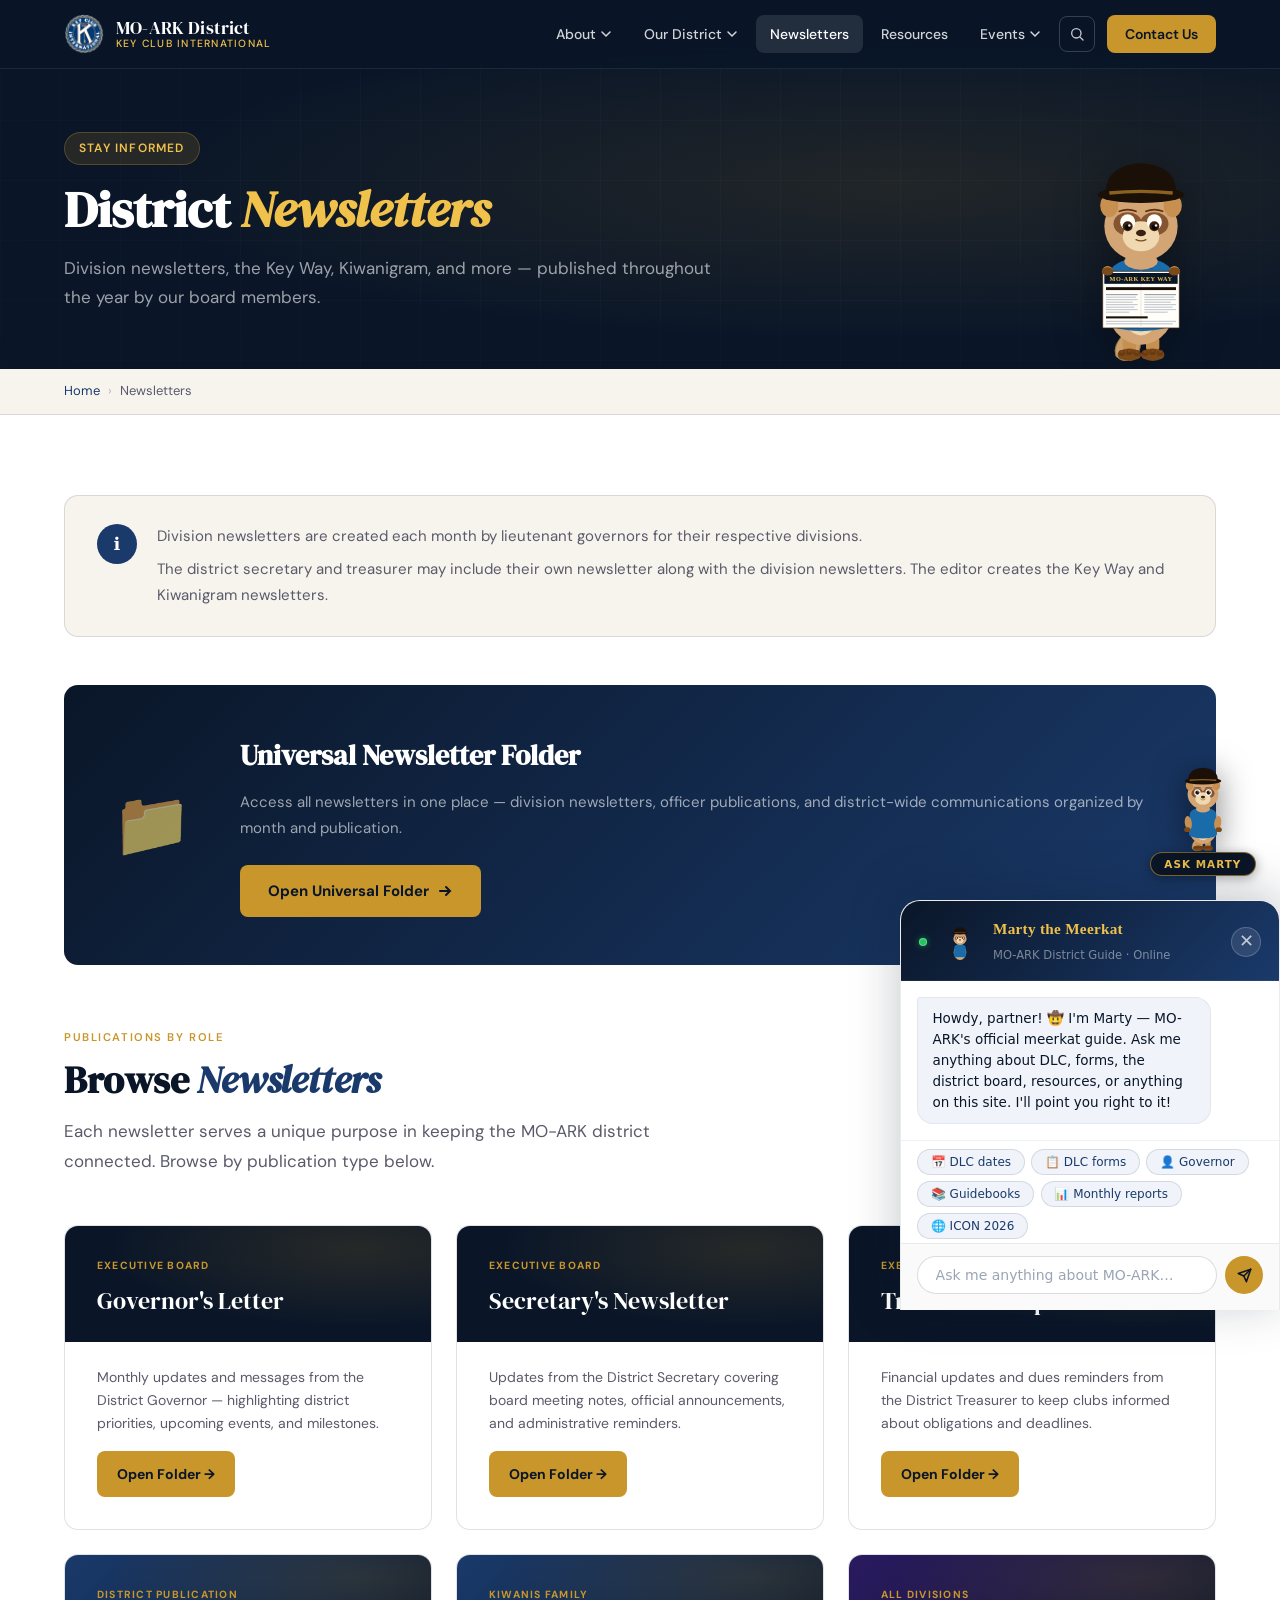
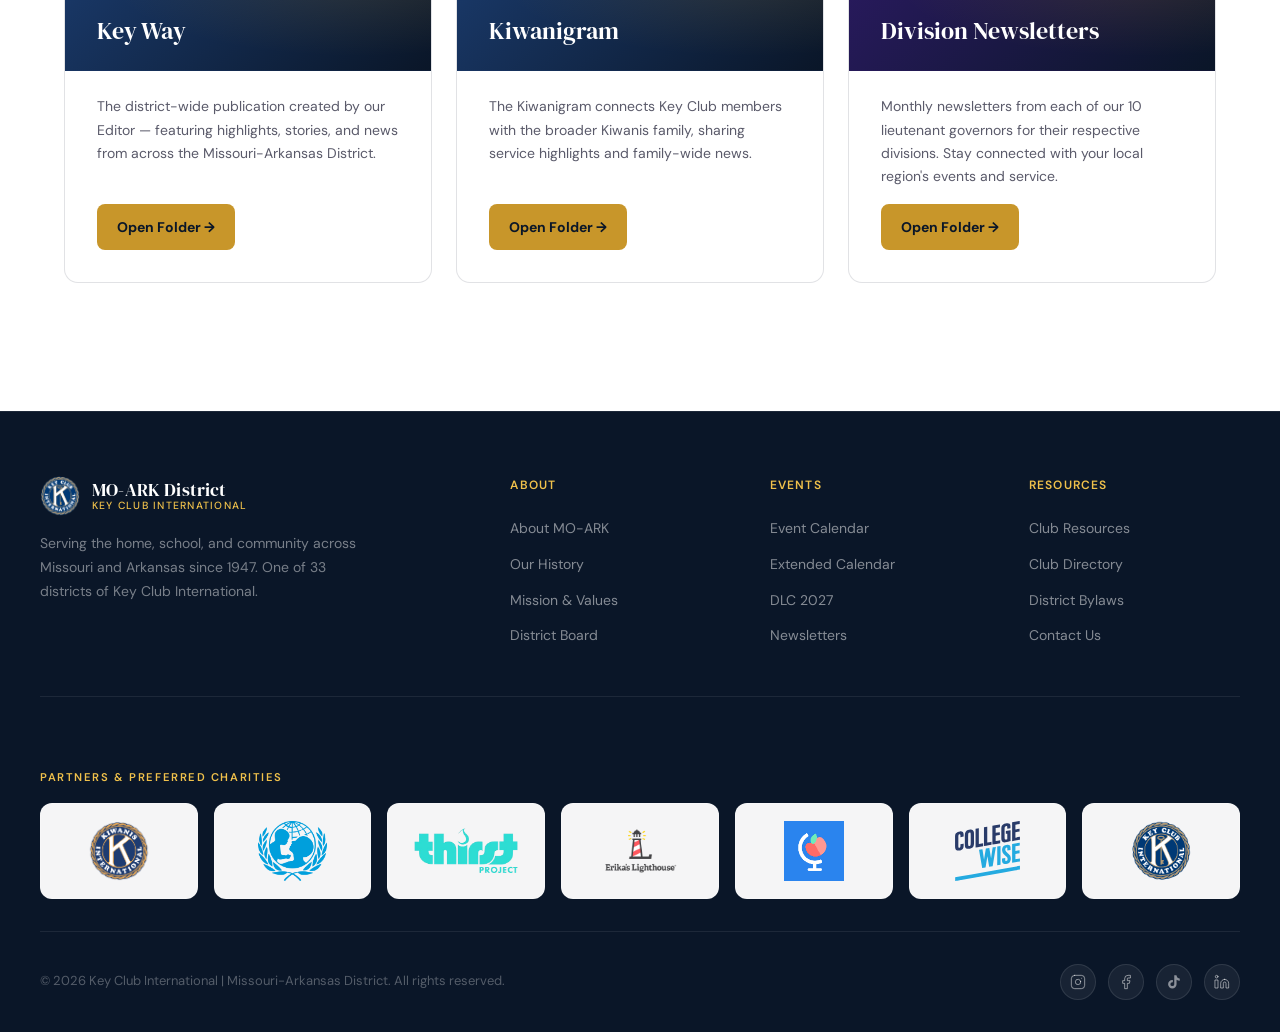
<file: newsletters.html>
<!DOCTYPE html>
<html lang="en">
<head>
<script src="marty-chat.js"></script>
<script src="site-search.js"></script>

<meta charset="UTF-8">
<link rel="icon" type="image/png" href="keyclub_logo.png">
<meta name="viewport" content="width=device-width, initial-scale=1.0">
<title>Newsletters | MO-ARK District Key Club</title>
<link rel="preconnect" href="https://fonts.googleapis.com">
<link rel="preconnect" href="https://fonts.gstatic.com" crossorigin>
<link href="https://fonts.googleapis.com/css2?family=DM+Serif+Display:ital@0;1&family=DM+Sans:wght@300;400;500;600&display=swap" rel="stylesheet">
<link rel="stylesheet" href="base.css">
<script src="components.js"></script>
<style>

  .page-header{padding-top:68px;background:var(--navy);position:relative;overflow:hidden;}
  .page-header-bg{position:absolute;inset:0;background:radial-gradient(ellipse at 70% 50%,rgba(200,150,42,0.12) 0%,transparent 60%);}
  .page-header-grid{position:absolute;inset:0;background-image:linear-gradient(rgba(255,255,255,0.02) 1px,transparent 1px),linear-gradient(90deg,rgba(255,255,255,0.02) 1px,transparent 1px);background-size:60px 60px;mask-image:radial-gradient(ellipse 100% 100% at 50% 50%,black 30%,transparent 100%);}
  .page-header-inner{position:relative;z-index:1;max-width:1200px;margin:0 auto;padding:4rem 1.5rem 3.5rem;}
  .page-eyebrow{display:inline-flex;align-items:center;gap:8px;background:rgba(200,150,42,0.15);border:1px solid rgba(200,150,42,0.3);border-radius:100px;padding:0.375rem 0.875rem;font-size:0.75rem;font-weight:600;color:var(--gold-lt);text-transform:uppercase;letter-spacing:0.1em;margin-bottom:1rem;}
  .page-title{font-family:var(--ff-display);font-size:clamp(2rem,4vw,3.25rem);color:var(--white);line-height:1.1;margin-bottom:1rem;}
  .page-title em{font-style:italic;color:var(--gold-lt);}
  .page-desc{font-size:1.0625rem;color:rgba(255,255,255,0.6);line-height:1.75;max-width:55ch;}
  .breadcrumb{background:var(--cream);border-bottom:1px solid var(--border);}
  .breadcrumb-inner{max-width:1200px;margin:0 auto;padding:0.75rem 1.5rem;display:flex;align-items:center;gap:0.5rem;font-size:0.8125rem;color:var(--muted);}
  .breadcrumb a{color:var(--blue);}
  .breadcrumb-sep{opacity:0.4;}

  .section{padding:5rem 1.5rem;max-width:1200px;margin:0 auto;}
  .section-label{font-size:0.7rem;text-transform:uppercase;letter-spacing:0.14em;font-weight:600;color:var(--gold);margin-bottom:0.75rem;}
  .section-title{font-family:var(--ff-display);font-size:clamp(1.75rem,3vw,2.5rem);line-height:1.1;color:var(--navy);margin-bottom:1rem;}
  .section-title em{font-style:italic;color:var(--blue);}
  .section-desc{font-size:1.0625rem;color:var(--muted);line-height:1.75;max-width:52ch;}

  /* INFO BOX */
  .info-box{background:var(--cream);border:1px solid var(--border);border-radius:var(--radius);padding:1.75rem 2rem;margin-bottom:3rem;display:flex;gap:1.25rem;align-items:flex-start;}
  .info-icon{width:40px;height:40px;background:var(--blue);border-radius:50%;display:flex;align-items:center;justify-content:center;flex-shrink:0;color:white;font-size:1.1rem;}
  .info-box p{font-size:0.9375rem;color:var(--muted);line-height:1.7;}
  .info-box p+p{margin-top:0.5rem;}

  /* NEWSLETTER CARDS */
  .newsletter-grid{display:grid;grid-template-columns:repeat(auto-fill,minmax(280px,1fr));gap:1.5rem;margin-bottom:3rem;}
  .newsletter-card{background:var(--white);border:1px solid var(--border);border-radius:var(--radius);overflow:hidden;transition:box-shadow var(--transition),transform var(--transition);display:flex;flex-direction:column;}
  .newsletter-card:hover{box-shadow:var(--shadow-hover);transform:translateY(-4px);}
  .newsletter-card-header{padding:2rem 2rem 1.25rem;border-bottom:1px solid var(--border);background:var(--navy);position:relative;overflow:hidden;}
  .newsletter-card-header::before{content:'';position:absolute;inset:0;background:radial-gradient(ellipse at 80% 20%,rgba(200,150,42,0.15) 0%,transparent 60%);}
  .newsletter-role{font-size:0.65rem;text-transform:uppercase;letter-spacing:0.12em;color:var(--gold);font-weight:700;margin-bottom:0.5rem;position:relative;z-index:1;}
  .newsletter-name{font-family:var(--ff-display);font-size:1.5rem;color:var(--white);position:relative;z-index:1;}
  .newsletter-card-body{padding:1.5rem 2rem 2rem;flex:1;display:flex;flex-direction:column;gap:1rem;}
  .newsletter-desc{font-size:0.875rem;color:var(--muted);line-height:1.65;flex:1;}
  .newsletter-btn{display:inline-flex;align-items:center;gap:0.5rem;padding:0.75rem 1.25rem;background:var(--gold);color:var(--navy);font-weight:700;border-radius:var(--radius-sm);font-size:0.875rem;transition:all var(--transition);align-self:flex-start;}
  .newsletter-btn:hover{background:var(--gold-lt);transform:translateY(-2px);box-shadow:0 4px 12px rgba(200,150,42,0.4);}

  /* UNIVERSAL FOLDER */
  .universal-card{background:linear-gradient(135deg,var(--navy) 0%,var(--blue) 100%);border-radius:var(--radius);padding:3rem;display:flex;align-items:center;gap:3rem;margin-bottom:4rem;}
  .universal-icon{font-size:4rem;flex-shrink:0;opacity:0.6;}
  .universal-text h3{font-family:var(--ff-display);font-size:1.75rem;color:var(--white);margin-bottom:0.75rem;}
  .universal-text p{font-size:0.9375rem;color:rgba(255,255,255,0.6);line-height:1.7;margin-bottom:1.5rem;}
  .universal-btn{display:inline-flex;align-items:center;gap:0.5rem;padding:0.875rem 1.75rem;background:var(--gold);color:var(--navy);font-weight:700;border-radius:var(--radius-sm);font-size:0.9375rem;transition:all var(--transition);}
  .universal-btn:hover{background:var(--gold-lt);transform:translateY(-2px);box-shadow:0 6px 20px rgba(200,150,42,0.5);}

  footer{background:var(--navy);border-top:1px solid rgba(255,255,255,0.08);padding:4rem 1.5rem 2rem;}
  .footer-inner{max-width:1200px;margin:0 auto;}
  .footer-top{display:grid;grid-template-columns:2fr 1fr 1fr 1fr;gap:3rem;padding-bottom:3rem;border-bottom:1px solid rgba(255,255,255,0.08);margin-bottom:2.5rem;}
  .footer-brand p{font-size:0.875rem;color:rgba(255,255,255,0.45);line-height:1.7;margin-top:1rem;max-width:32ch;}
  .footer-col h4{font-size:0.75rem;text-transform:uppercase;letter-spacing:0.1em;color:var(--gold-lt);font-weight:600;margin-bottom:1.25rem;}
  .footer-col ul{display:flex;flex-direction:column;gap:0.625rem;}
  .footer-col ul li a{font-size:0.875rem;color:rgba(255,255,255,0.5);transition:color var(--transition);}
  .footer-col ul li a:hover{color:var(--white);}
  .footer-bottom{display:flex;align-items:center;justify-content:space-between;flex-wrap:wrap;gap:1rem;}
  .footer-copy{font-size:0.8125rem;color:rgba(255,255,255,0.3);}
  .footer-socials{display:flex;gap:0.75rem;}
  .footer-social{width:36px;height:36px;background:rgba(255,255,255,0.06);border:1px solid rgba(255,255,255,0.1);border-radius:50%;display:flex;align-items:center;justify-content:center;color:rgba(255,255,255,0.5);transition:background var(--transition),color var(--transition),border-color var(--transition);}
  .footer-social:hover{background:var(--gold);border-color:var(--gold);color:var(--navy);}
  .footer-social svg{width:16px;height:16px;}

  .fade-in{opacity:0;transform:translateY(20px);transition:opacity 0.6s ease,transform 0.6s ease;}
  .fade-in.visible{opacity:1;transform:translateY(0);}

  @media(max-width:1024px){.universal-card{flex-direction:column;gap:1.5rem;}.footer-top{grid-template-columns:1fr 1fr;}}
  @media(max-width:900px){.marty-news{display:none;}}
  @media(max-width:768px){.nav-links{display:none;}.nav-toggle{display:flex;}.newsletter-grid{grid-template-columns:1fr;}.footer-top{grid-template-columns:1fr;}}
</style>
</head>
<body>

<nav class="nav" id="nav">
  <div class="nav-inner">
    <a href="index.html" class="nav-logo" aria-label="MO-ARK Key Club Home">
      <img src="keyclub_logo.png" alt="Key Club Logo" style="width:40px;height:40px;border-radius:50%;object-fit:cover;">
      <div class="nav-logo-text">
        <span class="nav-logo-name">MO-ARK District</span>
        <span class="nav-logo-sub">Key Club International</span>
      </div>
    </a>
    <ul class="nav-links" role="list">
      <li class="nav-item">
        <a href="about.html" class="nav-link">About
          <svg viewBox="0 0 12 12" fill="none" stroke="currentColor" stroke-width="1.5" stroke-linecap="round"><path d="M2 4l4 4 4-4"/></svg>
        </a>
        <div class="nav-dropdown">
          <a href="about.html">About MO-ARK</a>
          <a href="about.html#history">Our History</a>
          <a href="about.html#mission">Mission &amp; Values</a>
          <div class="nav-dropdown-divider"></div>
          <a href="contact.html">Contact Us</a>
        </div>
      </li>
      <li class="nav-item">
        <a href="our-district.html" class="nav-link">Our District
          <svg viewBox="0 0 12 12" fill="none" stroke="currentColor" stroke-width="1.5" stroke-linecap="round"><path d="M2 4l4 4 4-4"/></svg>
        </a>
        <div class="nav-dropdown">
          <a href="our-district.html#board">District Board</a>
          <a href="our-district.html#clubs">Club Directory</a>
          <a href="our-district.html#bylaws">District Bylaws</a>
        </div>
      </li>
      <li><a href="newsletters.html" class="nav-link active">Newsletters</a></li>
      <li><a href="resources.html" class="nav-link">Resources</a></li>
      <li class="nav-item">
        <a href="dlc.html" class="nav-link">Events
          <svg viewBox="0 0 12 12" fill="none" stroke="currentColor" stroke-width="1.5" stroke-linecap="round"><path d="M2 4l4 4 4-4"/></svg>
        </a>
        <div class="nav-dropdown">
          <a href="dlc.html">DLC 2027</a>
          <a href="dlc.html#calendar">Event Calendar</a>
          <a href="resources.html#forms">DLC Forms</a>
        </div>
      </li>
      <li><a href="contact.html" class="nav-cta nav-link">Contact Us</a></li>
    </ul>
    <button class="nav-toggle" id="navToggle" aria-label="Toggle menu" aria-expanded="false">
      <span></span><span></span><span></span>
    </button>
  </div>
</nav>
<div class="nav-mobile" id="navMobile">
  <div class="nav-mobile-section">About</div>
  <a href="about.html">About MO-ARK</a>
  <a href="about.html#history">Our History</a>
  <a href="about.html#mission">Mission &amp; Values</a>
  <div class="nav-mobile-section">District</div>
  <a href="our-district.html#board">District Board</a>
  <a href="our-district.html#clubs">Club Directory</a>
  <a href="our-district.html#bylaws">District Bylaws</a>
  <div class="nav-mobile-section">Events &amp; Resources</div>
  <a href="newsletters.html">Newsletters</a>
  <a href="resources.html">Resources</a>
  <a href="dlc.html">DLC 2027</a>
  <div class="nav-mobile-section">Connect</div>
  <a href="contact.html">Contact Us</a>
</div>

<div class="page-header">
  <div class="page-header-bg"></div>
  <div class="page-header-grid"></div>
  <div class="page-header-inner" style="position:relative;">
    <div class="page-eyebrow">Stay Informed</div>
    <h1 class="page-title">District <em>Newsletters</em></h1>
    <p class="page-desc">Division newsletters, the Key Way, Kiwanigram, and more — published throughout the year by our board members.</p>

    <!-- Marty reading the news — sits on the right side of the hero -->
    <div class="marty-news" aria-hidden="true" style="position:absolute;right:1.5rem;bottom:0.5rem;width:150px;height:auto;pointer-events:none;">
      <svg viewBox="0 0 180 280" xmlns="http://www.w3.org/2000/svg" style="width:100%;height:auto;filter:drop-shadow(0 8px 24px rgba(0,0,0,0.35));display:block;">
        <!-- Tail -->
        <path d="M72 245 Q55 260 60 274 Q70 284 85 276 Q90 264 90 252" fill="#C8A06A" stroke="#A07840" stroke-width="1.2"/>
        <!-- Legs (drawn before body so body covers their top) -->
        <rect x="68" y="248" width="16" height="22" rx="7" fill="#C89050"/>
        <rect x="96" y="248" width="16" height="22" rx="7" fill="#C89050"/>
        <!-- Foot pads -->
        <ellipse cx="76" cy="272" rx="14" ry="7.5" fill="#7A4A1A"/>
        <ellipse cx="104" cy="272" rx="14" ry="7.5" fill="#7A4A1A"/>
        <!-- Toes -->
        <ellipse cx="67" cy="270" rx="4" ry="3.5" fill="#6A3A10"/>
        <ellipse cx="76" cy="269" rx="4" ry="3.5" fill="#6A3A10"/>
        <ellipse cx="85" cy="270" rx="4" ry="3.5" fill="#6A3A10"/>
        <ellipse cx="95" cy="270" rx="4" ry="3.5" fill="#6A3A10"/>
        <ellipse cx="104" cy="269" rx="4" ry="3.5" fill="#6A3A10"/>
        <ellipse cx="113" cy="270" rx="4" ry="3.5" fill="#6A3A10"/>
        <!-- Toe highlights -->
        <ellipse cx="67" cy="268.5" rx="2" ry="1.4" fill="#8A5020" opacity="0.55"/>
        <ellipse cx="76" cy="267.5" rx="2" ry="1.4" fill="#8A5020" opacity="0.55"/>
        <ellipse cx="85" cy="268.5" rx="2" ry="1.4" fill="#8A5020" opacity="0.55"/>
        <ellipse cx="95" cy="268.5" rx="2" ry="1.4" fill="#8A5020" opacity="0.55"/>
        <ellipse cx="104" cy="267.5" rx="2" ry="1.4" fill="#8A5020" opacity="0.55"/>
        <ellipse cx="113" cy="268.5" rx="2" ry="1.4" fill="#8A5020" opacity="0.55"/>
        <!-- Body & belly -->
        <ellipse cx="90" cy="210" rx="42" ry="50" fill="#D4A574"/>
        <ellipse cx="90" cy="215" rx="23" ry="34" fill="#F0D8B0"/>
        <!-- Shirt -->
        <path d="M52 178 Q52 158 90 156 Q128 158 128 178 L130 232 Q130 242 90 244 Q50 242 50 232 Z" fill="#1A6BAA"/>
        <path d="M76 156 Q90 151 104 156 L104 170 Q90 164 76 170 Z" fill="#1558A0"/>
        <!-- Chest fluff -->
        <ellipse cx="90" cy="160" rx="20" ry="10" fill="#D4A574"/>
        <!-- Head -->
        <ellipse cx="90" cy="118" rx="44" ry="42" fill="#D4A574"/>
        <ellipse cx="52" cy="93" rx="11" ry="14" fill="#C89050"/>
        <ellipse cx="128" cy="93" rx="11" ry="14" fill="#C89050"/>
        <ellipse cx="74" cy="115" rx="17" ry="14" fill="#6B3A1A" opacity=".75"/>
        <ellipse cx="106" cy="115" rx="17" ry="14" fill="#6B3A1A" opacity=".75"/>
        <!-- Snout -->
        <ellipse cx="90" cy="130" rx="22" ry="18" fill="#F0D8B0"/>
        <ellipse cx="90" cy="126" rx="6" ry="4" fill="#3A2010"/>
        <path d="M84 134 Q90 137 96 134" stroke="#7A4A1A" stroke-width="1.5" fill="none" stroke-linecap="round"/>
        <!-- Eyes looking DOWN at the paper -->
        <ellipse cx="74" cy="113" rx="9" ry="9.5" fill="#FFFEF8"/>
        <ellipse cx="106" cy="113" rx="9" ry="9.5" fill="#FFFEF8"/>
        <circle cx="74" cy="118" r="6" fill="#3A2010"/>
        <circle cx="106" cy="118" r="6" fill="#3A2010"/>
        <circle cx="74" cy="119" r="3.2" fill="#0A0604"/>
        <circle cx="106" cy="119" r="3.2" fill="#0A0604"/>
        <circle cx="76" cy="117" r="1.5" fill="white" opacity=".9"/>
        <circle cx="108" cy="117" r="1.5" fill="white" opacity=".9"/>
        <!-- Eyebrows -->
        <path d="M64 100 Q74 96 84 100" stroke="#5A3010" stroke-width="2" fill="none" stroke-linecap="round"/>
        <path d="M96 100 Q106 96 116 100" stroke="#5A3010" stroke-width="2" fill="none" stroke-linecap="round"/>
        <!-- Cowboy hat -->
        <ellipse cx="90" cy="80" rx="52" ry="10" fill="#1A1008"/>
        <path d="M48 80 Q46 45 90 42 Q134 45 132 80 Z" fill="#1A1008"/>
        <path d="M52 78 Q90 74 128 78" stroke="#8B6020" stroke-width="4" fill="none"/>
        <!-- Arms holding newspaper up -->
        <path d="M52 178 Q50 175 50 172" stroke="#C89050" stroke-width="13" fill="none" stroke-linecap="round"/>
        <path d="M128 178 Q130 175 130 172" stroke="#C89050" stroke-width="13" fill="none" stroke-linecap="round"/>
        <!-- Newspaper -->
        <rect x="44" y="172" width="92" height="68" fill="#FFFEF8" stroke="#3A2010" stroke-width="0.9" rx="1"/>
        <!-- Slight fold shadow -->
        <line x1="90" y1="172" x2="90" y2="240" stroke="#E6DDC9" stroke-width="0.8"/>
        <!-- Masthead -->
        <rect x="46" y="174" width="88" height="13" fill="#0A1628"/>
        <text x="90" y="184" text-anchor="middle" font-family="Georgia,serif" font-size="7.5" font-weight="bold" fill="#F0C14B" letter-spacing="0.5">MO-ARK KEY WAY</text>
        <!-- Headline -->
        <rect x="48" y="191" width="84" height="3.5" fill="#1A1008"/>
        <!-- Left column lines -->
        <line x1="48" y1="200" x2="86" y2="200" stroke="#5A5A6A" stroke-width="0.8"/>
        <line x1="48" y1="203" x2="84" y2="203" stroke="#8A95A8" stroke-width="0.7"/>
        <line x1="48" y1="206" x2="86" y2="206" stroke="#8A95A8" stroke-width="0.7"/>
        <line x1="48" y1="209" x2="80" y2="209" stroke="#8A95A8" stroke-width="0.7"/>
        <line x1="48" y1="212" x2="86" y2="212" stroke="#8A95A8" stroke-width="0.7"/>
        <line x1="48" y1="215" x2="82" y2="215" stroke="#8A95A8" stroke-width="0.7"/>
        <line x1="48" y1="218" x2="86" y2="218" stroke="#8A95A8" stroke-width="0.7"/>
        <line x1="48" y1="221" x2="76" y2="221" stroke="#8A95A8" stroke-width="0.7"/>
        <!-- Right column lines -->
        <line x1="94" y1="200" x2="132" y2="200" stroke="#5A5A6A" stroke-width="0.8"/>
        <line x1="94" y1="203" x2="130" y2="203" stroke="#8A95A8" stroke-width="0.7"/>
        <line x1="94" y1="206" x2="132" y2="206" stroke="#8A95A8" stroke-width="0.7"/>
        <line x1="94" y1="209" x2="126" y2="209" stroke="#8A95A8" stroke-width="0.7"/>
        <line x1="94" y1="212" x2="132" y2="212" stroke="#8A95A8" stroke-width="0.7"/>
        <line x1="94" y1="215" x2="128" y2="215" stroke="#8A95A8" stroke-width="0.7"/>
        <line x1="94" y1="218" x2="132" y2="218" stroke="#8A95A8" stroke-width="0.7"/>
        <line x1="94" y1="221" x2="122" y2="221" stroke="#8A95A8" stroke-width="0.7"/>
        <!-- Lower sub-headline + lines -->
        <rect x="48" y="226" width="50" height="2.5" fill="#1A1008"/>
        <line x1="48" y1="232" x2="132" y2="232" stroke="#8A95A8" stroke-width="0.7"/>
        <line x1="48" y1="235" x2="128" y2="235" stroke="#8A95A8" stroke-width="0.7"/>
        <!-- Paws gripping top corners -->
        <ellipse cx="50" cy="172" rx="7" ry="5" fill="#7A4A1A"/>
        <ellipse cx="130" cy="172" rx="7" ry="5" fill="#7A4A1A"/>
      </svg>
    </div>
  </div>
</div>

<div class="breadcrumb">
  <div class="breadcrumb-inner">
    <a href="index.html">Home</a>
    <span class="breadcrumb-sep">›</span>
    <span>Newsletters</span>
  </div>
</div>

<div class="section">
  <div class="info-box fade-in">
    <div class="info-icon">ℹ</div>
    <div>
      <p>Division newsletters are created each month by lieutenant governors for their respective divisions.</p>
      <p>The district secretary and treasurer may include their own newsletter along with the division newsletters. The editor creates the Key Way and Kiwanigram newsletters.</p>
    </div>
  </div>

  <!-- UNIVERSAL FOLDER -->
  <div class="universal-card fade-in">
    <div class="universal-icon">📁</div>
    <div class="universal-text">
      <h3>Universal Newsletter Folder</h3>
      <p>Access all newsletters in one place — division newsletters, officer publications, and district-wide communications organized by month and publication.</p>
      <a href="https://drive.google.com/drive/folders/1PE8nmaj95plX_2PcK0auckV5dhV-YT7e?usp=sharing" class="universal-btn" target="_blank">
        Open Universal Folder
        <svg width="16" height="16" viewBox="0 0 16 16" fill="none" stroke="currentColor" stroke-width="2" stroke-linecap="round"><path d="M3 8h10M9 4l4 4-4 4"/></svg>
      </a>
    </div>
  </div>

  <div class="section-label fade-in">Publications by Role</div>
  <h2 class="section-title fade-in">Browse <em>Newsletters</em></h2>
  <p class="section-desc fade-in" style="margin-bottom:3rem;">Each newsletter serves a unique purpose in keeping the MO-ARK district connected. Browse by publication type below.</p>

  <div class="newsletter-grid">
    <div class="newsletter-card fade-in">
      <div class="newsletter-card-header">
        <div class="newsletter-role">Executive Board</div>
        <div class="newsletter-name">Governor's Letter</div>
      </div>
      <div class="newsletter-card-body">
        <p class="newsletter-desc">Monthly updates and messages from the District Governor — highlighting district priorities, upcoming events, and milestones.</p>
        <a href="https://issuu.com/governors-newsletter" class="newsletter-btn" target="_blank">Open Folder →</a>
      </div>
    </div>
    <div class="newsletter-card fade-in">
      <div class="newsletter-card-header">
        <div class="newsletter-role">Executive Board</div>
        <div class="newsletter-name">Secretary's Newsletter</div>
      </div>
      <div class="newsletter-card-body">
        <p class="newsletter-desc">Updates from the District Secretary covering board meeting notes, official announcements, and administrative reminders.</p>
        <a href="https://issuu.com/mo-arkkeyclubdistrict/stacks/3c8d6199219c453c82abf960c31d502c" class="newsletter-btn" target="_blank">Open Folder →</a>
      </div>
    </div>
    <div class="newsletter-card fade-in">
      <div class="newsletter-card-header">
        <div class="newsletter-role">Executive Board</div>
        <div class="newsletter-name">Treasurer's Report</div>
      </div>
      <div class="newsletter-card-body">
        <p class="newsletter-desc">Financial updates and dues reminders from the District Treasurer to keep clubs informed about obligations and deadlines.</p>
        <a href="https://issuu.com/mo-arkkeyclubdistrict/stacks/d59926b55a5c45e1b5d4a858da8438bb" class="newsletter-btn" target="_blank">Open Folder →</a>
      </div>
    </div>
    <div class="newsletter-card fade-in">
      <div class="newsletter-card-header" style="background:linear-gradient(135deg,var(--blue) 0%,var(--navy) 100%);">
        <div class="newsletter-role">District Publication</div>
        <div class="newsletter-name">Key Way</div>
      </div>
      <div class="newsletter-card-body">
        <p class="newsletter-desc">The district-wide publication created by our Editor — featuring highlights, stories, and news from across the Missouri-Arkansas District.</p>
        <a href="https://issuu.com/mo-arkkeyclubdistrict/stacks/7b0e0e7292d649f08fe9c3efe67a7bc7" class="newsletter-btn" target="_blank">Open Folder →</a>
      </div>
    </div>
    <div class="newsletter-card fade-in">
      <div class="newsletter-card-header" style="background:linear-gradient(135deg,var(--blue) 0%,var(--navy) 100%);">
        <div class="newsletter-role">Kiwanis Family</div>
        <div class="newsletter-name">Kiwanigram</div>
      </div>
      <div class="newsletter-card-body">
        <p class="newsletter-desc">The Kiwanigram connects Key Club members with the broader Kiwanis family, sharing service highlights and family-wide news.</p>
        <a href="https://issuu.com/mo-arkkeyclubdistrict/stacks/7b0e0e7292d649f08fe9c3efe67a7bc7" class="newsletter-btn" target="_blank">Open Folder →</a>
      </div>
    </div>
    <div class="newsletter-card fade-in">
      <div class="newsletter-card-header" style="background:linear-gradient(135deg,#2A1A60 0%,var(--navy) 100%);">
        <div class="newsletter-role">All Divisions</div>
        <div class="newsletter-name">Division Newsletters</div>
      </div>
      <div class="newsletter-card-body">
        <p class="newsletter-desc">Monthly newsletters from each of our 10 lieutenant governors for their respective divisions. Stay connected with your local region's events and service.</p>
        <a href="#" class="newsletter-btn">Open Folder →</a>
      </div>
    </div>
  </div>
</div>

<footer>
  <div class="footer-inner">
    <div class="footer-top">
      <div class="footer-brand">
        <div class="nav-logo" style="margin-bottom:0.5rem;">
          <img src="keyclub_logo.png" alt="Key Club Logo" style="width:40px;height:40px;border-radius:50%;object-fit:cover;">
          <div class="nav-logo-text">
            <span class="nav-logo-name">MO-ARK District</span>
            <span class="nav-logo-sub">Key Club International</span>
          </div>
        </div>
        <p>Serving the home, school, and community across Missouri and Arkansas since 1947. One of 33 districts of Key Club International.</p>
      </div>
      <div class="footer-col">
        <h4>About</h4>
        <ul>
          <li><a href="about.html">About MO-ARK</a></li>
          <li><a href="about.html#history">Our History</a></li>
          <li><a href="about.html#mission">Mission &amp; Values</a></li>
          <li><a href="our-district.html#board">District Board</a></li>
        </ul>
      </div>
      <div class="footer-col">
        <h4>Events</h4>
        <ul>
          <li><a href="dlc.html#calendar">Event Calendar</a></li>
          <li><a href="extended-calendar.html">Extended Calendar</a></li>
          <li><a href="dlc.html">DLC 2027</a></li>
          <li><a href="newsletters.html">Newsletters</a></li>
        </ul>
      </div>
      <div class="footer-col">
        <h4>Resources</h4>
        <ul>
          <li><a href="resources.html#club">Club Resources</a></li>
          <li><a href="our-district.html#clubs">Club Directory</a></li>
          <li><a href="our-district.html#bylaws">District Bylaws</a></li>
          <li><a href="contact.html">Contact Us</a></li>
        </ul>
      </div>
    </div>

    <div class="footer-partners">
      <div class="footer-partners-label">Partners &amp; Preferred Charities</div>
      <div class="footer-partners-row">
        <a href="https://www.kiwanis.org" target="_blank" rel="noopener" class="footer-partner" title="Kiwanis International — our parent organization"><img src="Images/Kiwanis International Logo.png" alt="Kiwanis International"></a>
        <a href="https://www.unicefusa.org" target="_blank" rel="noopener" class="footer-partner" title="UNICEF — Trick-or-Treat for UNICEF partner"><img src="Images/UNICEF Logo.png" alt="UNICEF"></a>
        <a href="https://www.thirstproject.org" target="_blank" rel="noopener" class="footer-partner" title="Thirst Project — clean-water preferred charity"><img src="Images/Thirst Project Logo.png" alt="Thirst Project"></a>
        <a href="https://www.erikaslighthouse.org" target="_blank" rel="noopener" class="footer-partner" title="Erika's Lighthouse — youth mental health partner"><img src="Images/Erika&apos;s Lighthouse Logo.png" alt="Erika&apos;s Lighthouse"></a>
        <a href="https://schoolhouse.world" target="_blank" rel="noopener" class="footer-partner" title="Schoolhouse — peer tutoring service partner"><img src="Images/Schoolhouse Logo.png" alt="Schoolhouse"></a>
        <a href="https://www.collegewise.com" target="_blank" rel="noopener" class="footer-partner" title="CollegeWise — college admissions service partner"><img src="Images/Collegewise Logo.svg" alt="CollegeWise"></a>
        <a href="https://www.keyclub.org" target="_blank" rel="noopener" class="footer-partner" title="Key Club International"><img src="Images/Key Club Logo.png" alt="Key Club International"></a>
      </div>
    </div>

    <div class="footer-bottom">
      <p class="footer-copy">© 2026 Key Club International | Missouri-Arkansas District. All rights reserved.</p>
      <div class="footer-socials">
        <a href="https://www.instagram.com/moarkdistrict/" class="footer-social" aria-label="Instagram" target="_blank" rel="noopener"><svg viewBox="0 0 24 24" fill="none" stroke="currentColor" stroke-width="1.5" stroke-linecap="round" stroke-linejoin="round"><rect x="2" y="2" width="20" height="20" rx="5"/><path d="M16 11.37A4 4 0 1 1 12.63 8 4 4 0 0 1 16 11.37z"/><line x1="17.5" y1="6.5" x2="17.51" y2="6.5"/></svg></a>
        <a href="#" class="footer-social" aria-label="Facebook"><svg viewBox="0 0 24 24" fill="none" stroke="currentColor" stroke-width="1.5" stroke-linecap="round" stroke-linejoin="round"><path d="M18 2h-3a5 5 0 0 0-5 5v3H7v4h3v8h4v-8h3l1-4h-4V7a1 1 0 0 1 1-1h3z"/></svg></a>
        <a href="#" class="footer-social" aria-label="TikTok"><svg viewBox="0 0 24 24" fill="currentColor"><path d="M19.59 6.69a4.83 4.83 0 0 1-3.77-4.25V2h-3.45v13.67a2.89 2.89 0 0 1-2.88 2.5 2.89 2.89 0 0 1-2.89-2.89 2.89 2.89 0 0 1 2.89-2.89c.28 0 .54.04.79.1V9.01a6.33 6.33 0 0 0-.79-.05A6.34 6.34 0 0 0 3.15 15.3 6.34 6.34 0 0 0 9.49 21.6a6.34 6.34 0 0 0 6.34-6.34V8.69a8.18 8.18 0 0 0 4.81 1.55V6.79a4.85 4.85 0 0 1-1.05-.1z"/></svg></a>
        <a href="#" class="footer-social" aria-label="LinkedIn"><svg viewBox="0 0 24 24" fill="none" stroke="currentColor" stroke-width="1.5" stroke-linecap="round" stroke-linejoin="round"><path d="M16 8a6 6 0 0 1 6 6v7h-4v-7a2 2 0 0 0-2-2 2 2 0 0 0-2 2v7h-4v-7a6 6 0 0 1 6-6z"/><rect x="2" y="9" width="4" height="12"/><circle cx="4" cy="4" r="2"/></svg></a>
      </div>
    </div>
  </div>
</footer>

<script>
  const observer = new IntersectionObserver((entries) => {
    entries.forEach((entry, i) => {
      if (entry.isIntersecting) { setTimeout(() => entry.target.classList.add('visible'), i * 80); observer.unobserve(entry.target); }
    });
  }, {threshold:0.12, rootMargin:'0px 0px -40px 0px'});
  document.querySelectorAll('.fade-in').forEach(el => observer.observe(el));
</script>
<script src="transitions.js"></script>
</body>
</html>
</file>
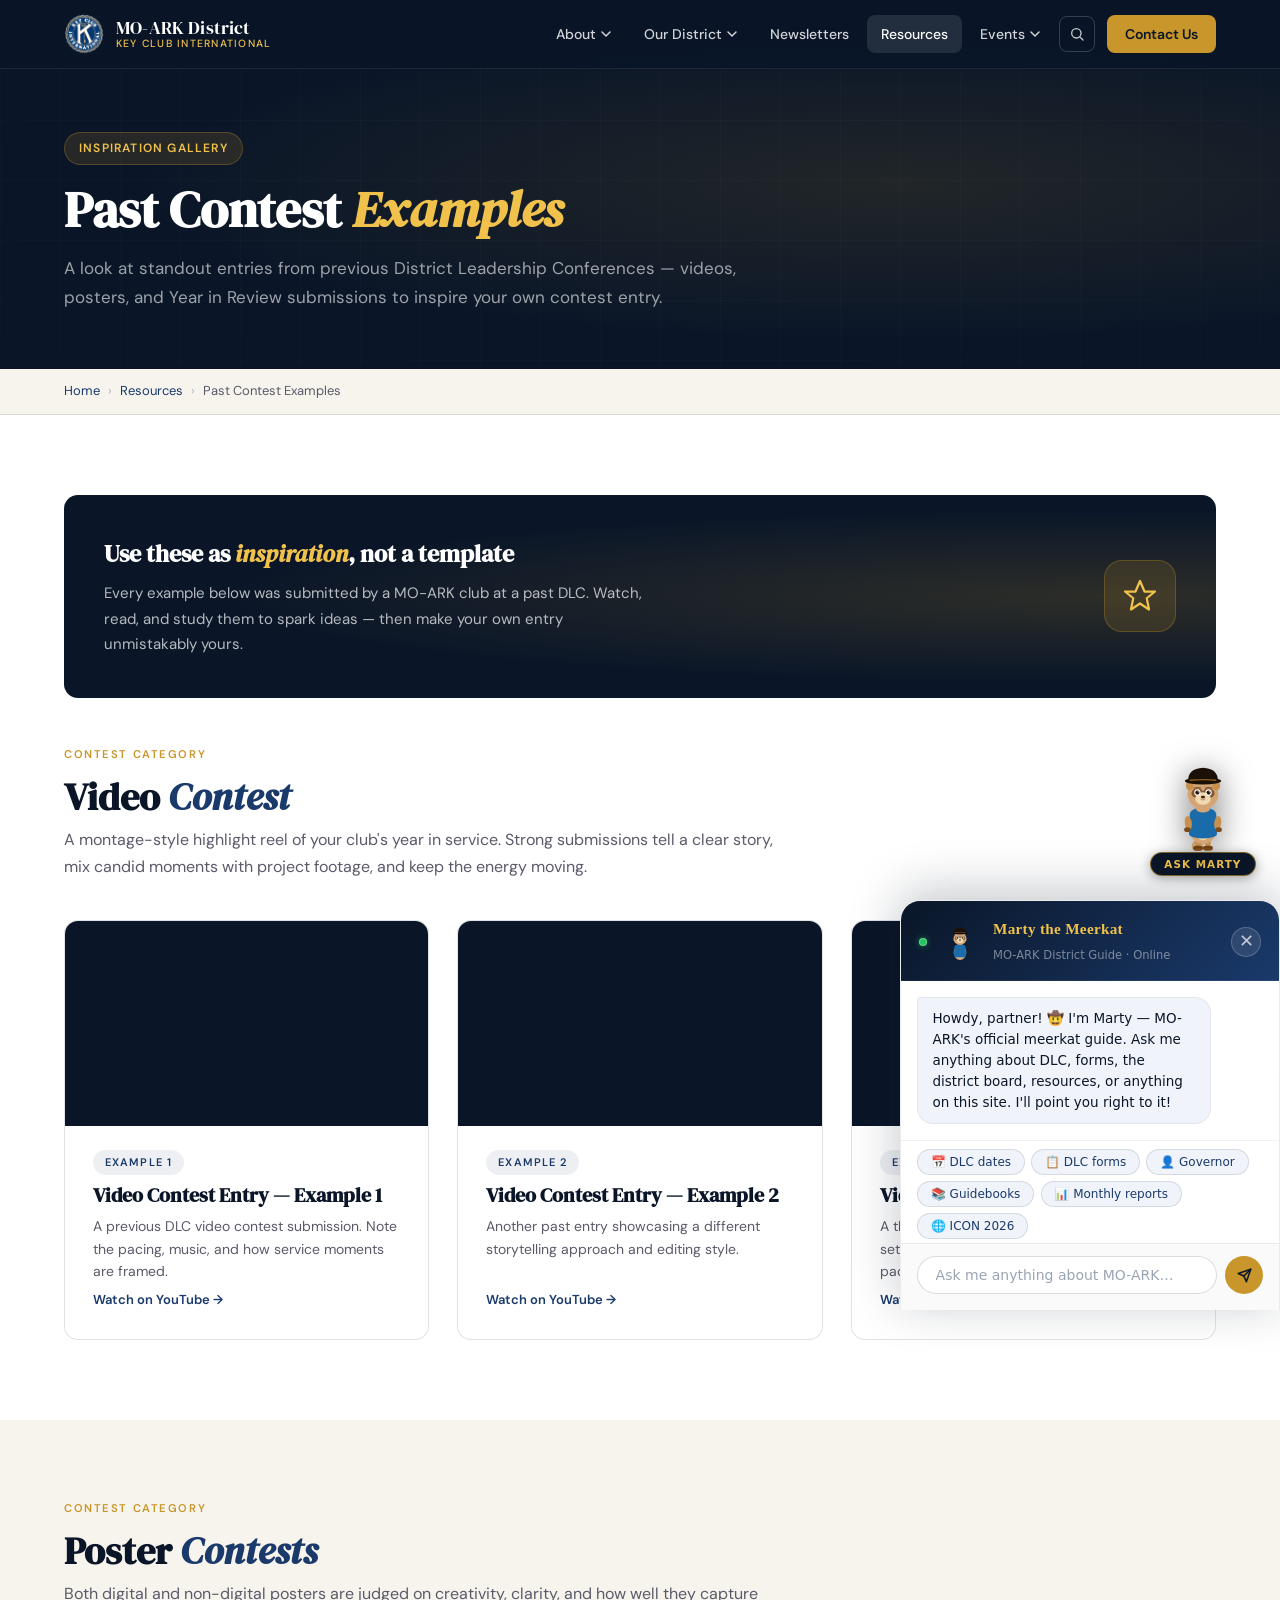
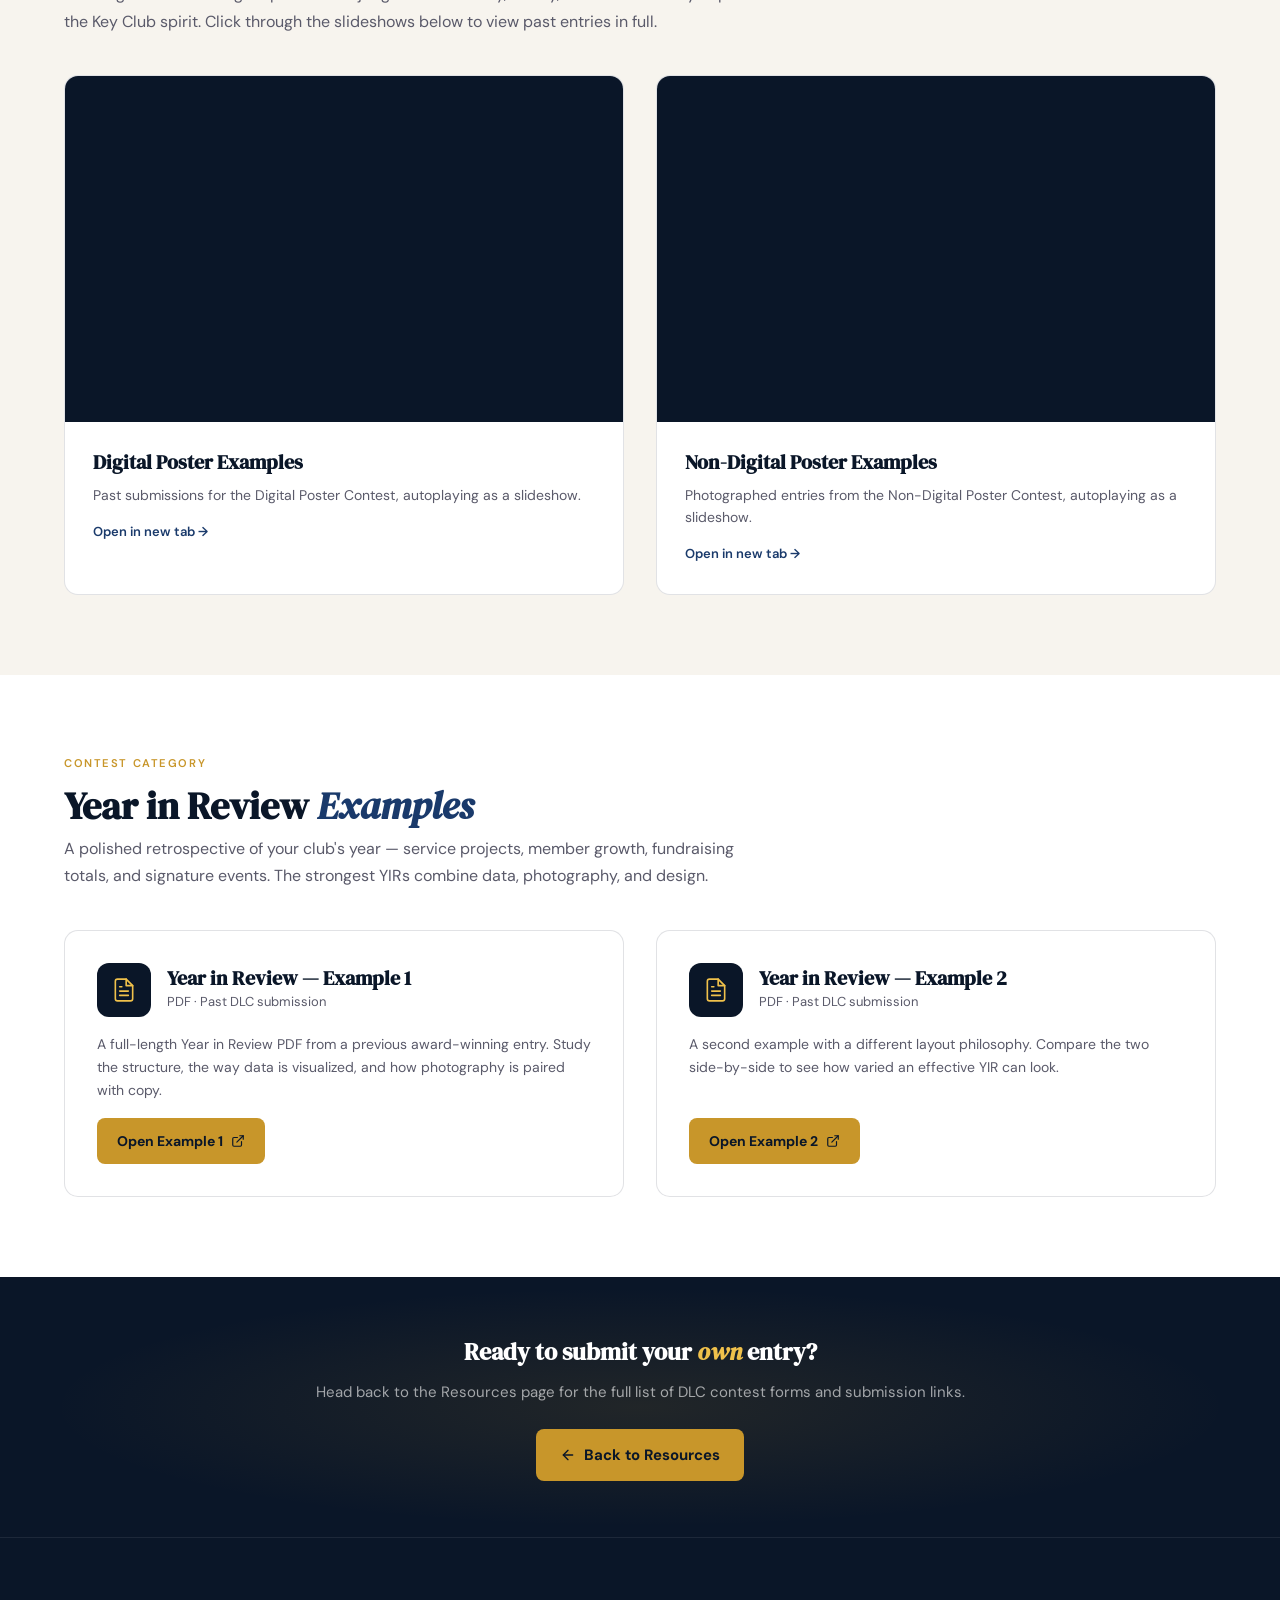
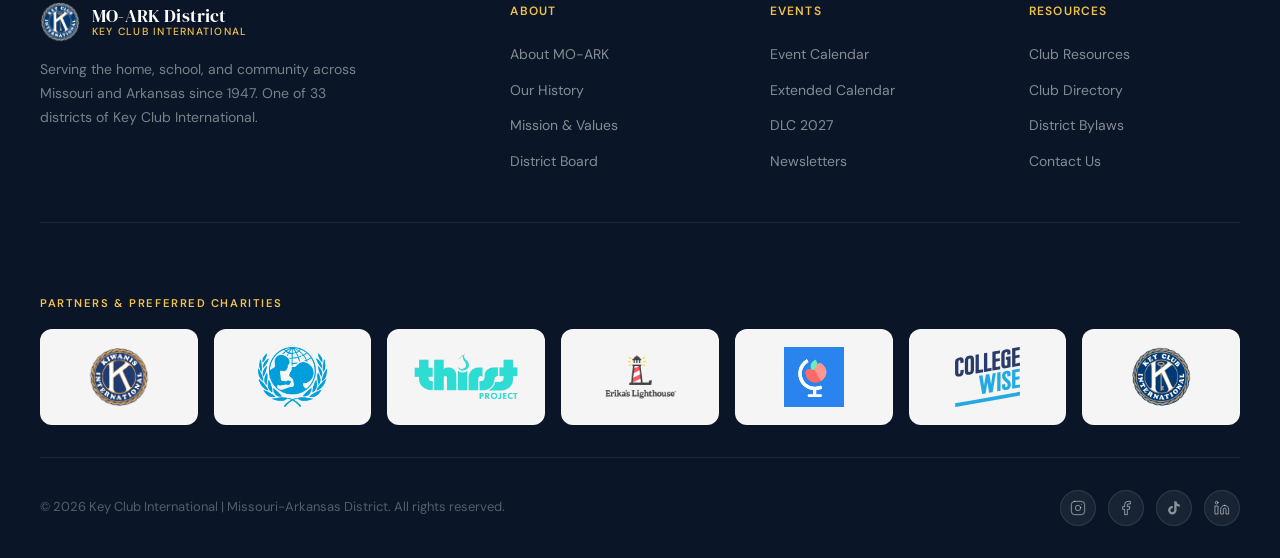
<file: past-contest-examples.html>
<!DOCTYPE html>
<html lang="en">
<head>
<script src="marty-chat.js"></script>
<script src="site-search.js"></script>

<meta charset="UTF-8">
<link rel="icon" type="image/png" href="keyclub_logo.png">
<meta name="viewport" content="width=device-width, initial-scale=1.0">
<title>Past Contest Examples | MO-ARK District Key Club</title>
<link rel="preconnect" href="https://fonts.googleapis.com">
<link rel="preconnect" href="https://fonts.gstatic.com" crossorigin>
<link href="https://fonts.googleapis.com/css2?family=DM+Serif+Display:ital@0;1&family=DM+Sans:wght@300;400;500;600&display=swap" rel="stylesheet">
<link rel="stylesheet" href="base.css">
<script src="components.js"></script>
<style>

  /* PAGE HEADER */
  .page-header{padding-top:68px;background:var(--navy);position:relative;overflow:hidden;}
  .page-header-bg{position:absolute;inset:0;background:radial-gradient(ellipse at 70% 50%,rgba(200,150,42,0.12) 0%,transparent 60%);}
  .page-header-grid{position:absolute;inset:0;background-image:linear-gradient(rgba(255,255,255,0.02) 1px,transparent 1px),linear-gradient(90deg,rgba(255,255,255,0.02) 1px,transparent 1px);background-size:60px 60px;mask-image:radial-gradient(ellipse 100% 100% at 50% 50%,black 30%,transparent 100%);}
  .page-header-inner{position:relative;z-index:1;max-width:1200px;margin:0 auto;padding:4rem 1.5rem 3.5rem;}
  .page-eyebrow{display:inline-flex;align-items:center;gap:8px;background:rgba(200,150,42,0.15);border:1px solid rgba(200,150,42,0.3);border-radius:100px;padding:0.375rem 0.875rem;font-size:0.75rem;font-weight:600;color:var(--gold-lt);text-transform:uppercase;letter-spacing:0.1em;margin-bottom:1rem;}
  .page-title{font-family:var(--ff-display);font-size:clamp(2rem,4vw,3.25rem);color:var(--white);line-height:1.1;margin-bottom:1rem;}
  .page-title em{font-style:italic;color:var(--gold-lt);}
  .page-desc{font-size:1.0625rem;color:rgba(255,255,255,0.6);line-height:1.75;max-width:60ch;}

  /* BREADCRUMB */
  .breadcrumb{background:var(--cream);border-bottom:1px solid var(--border);}
  .breadcrumb-inner{max-width:1200px;margin:0 auto;padding:0.75rem 1.5rem;display:flex;align-items:center;gap:0.5rem;font-size:0.8125rem;color:var(--muted);}
  .breadcrumb a{color:var(--blue);transition:color var(--transition);}
  .breadcrumb a:hover{color:var(--navy);}
  .breadcrumb-sep{opacity:0.4;}

  /* SECTION */
  .section{padding:5rem 1.5rem;max-width:1200px;margin:0 auto;}
  .section-alt{background:var(--cream);}
  .section-alt-inner{padding:5rem 1.5rem;max-width:1200px;margin:0 auto;}
  .section-label{font-size:0.7rem;text-transform:uppercase;letter-spacing:0.14em;font-weight:600;color:var(--gold);margin-bottom:0.75rem;}
  .section-title{font-family:var(--ff-display);font-size:clamp(1.75rem,3vw,2.5rem);line-height:1.1;color:var(--navy);margin-bottom:0.5rem;}
  .section-title em{font-style:italic;color:var(--blue);}
  .section-desc{font-size:1rem;color:var(--muted);line-height:1.7;max-width:65ch;margin-top:0.5rem;margin-bottom:2.5rem;}

  /* INTRO CARD */
  .intro-card{background:var(--navy);color:var(--white);border-radius:var(--radius);padding:2.5rem;display:grid;grid-template-columns:1fr auto;gap:2rem;align-items:center;margin-bottom:3rem;position:relative;overflow:hidden;}
  .intro-card::before{content:'';position:absolute;inset:0;background:radial-gradient(ellipse at 90% 50%,rgba(200,150,42,0.18) 0%,transparent 60%);pointer-events:none;}
  .intro-card-content{position:relative;z-index:1;}
  .intro-card h3{font-family:var(--ff-display);font-size:1.5rem;color:var(--white);margin-bottom:0.5rem;}
  .intro-card h3 em{font-style:italic;color:var(--gold-lt);}
  .intro-card p{font-size:0.9375rem;color:rgba(255,255,255,0.7);line-height:1.7;max-width:55ch;}
  .intro-card-icon{position:relative;z-index:1;width:72px;height:72px;background:rgba(200,150,42,0.15);border:1px solid rgba(200,150,42,0.3);border-radius:18px;display:flex;align-items:center;justify-content:center;}
  .intro-card-icon svg{width:36px;height:36px;stroke:var(--gold-lt);}

  /* VIDEO GRID */
  .video-grid{display:grid;grid-template-columns:repeat(auto-fit,minmax(360px,1fr));gap:1.75rem;}
  .video-card{background:var(--white);border:1px solid var(--border);border-radius:var(--radius);overflow:hidden;transition:box-shadow var(--transition),transform var(--transition),border-color var(--transition);display:flex;flex-direction:column;}
  .video-card:hover{box-shadow:var(--shadow-hover);transform:translateY(-3px);border-color:rgba(200,150,42,0.4);}
  .video-frame{position:relative;width:100%;padding-bottom:56.25%;background:var(--navy);}
  .video-frame iframe{position:absolute;inset:0;width:100%;height:100%;border:0;}
  .video-body{padding:1.5rem 1.75rem 1.75rem;display:flex;flex-direction:column;gap:0.5rem;flex:1;}
  .video-tag{display:inline-flex;align-items:center;gap:6px;background:rgba(26,58,107,0.08);color:var(--blue);border-radius:100px;padding:0.25rem 0.75rem;font-size:0.6875rem;font-weight:600;text-transform:uppercase;letter-spacing:0.1em;align-self:flex-start;}
  .video-card h4{font-family:var(--ff-display);font-size:1.25rem;color:var(--navy);line-height:1.2;}
  .video-card p{font-size:0.875rem;color:var(--muted);line-height:1.6;flex:1;}
  .video-link{display:inline-flex;align-items:center;gap:6px;font-size:0.8125rem;color:var(--blue);font-weight:600;transition:gap var(--transition);align-self:flex-start;}
  .video-link:hover{gap:10px;color:var(--navy);}

  /* POSTER GRID */
  .poster-grid{display:grid;grid-template-columns:1fr 1fr;gap:2rem;}
  .poster-card{background:var(--white);border:1px solid var(--border);border-radius:var(--radius);overflow:hidden;display:flex;flex-direction:column;}
  .poster-frame{position:relative;width:100%;padding-bottom:62%;background:var(--navy);}
  .poster-frame iframe{position:absolute;inset:0;width:100%;height:100%;border:0;}
  .poster-body{padding:1.5rem 1.75rem 1.75rem;}
  .poster-body h4{font-family:var(--ff-display);font-size:1.25rem;color:var(--navy);margin-bottom:0.375rem;}
  .poster-body p{font-size:0.875rem;color:var(--muted);line-height:1.6;margin-bottom:0.75rem;}

  /* YIR CARDS */
  .yir-grid{display:grid;grid-template-columns:1fr 1fr;gap:2rem;}
  .yir-card{background:var(--white);border:1px solid var(--border);border-radius:var(--radius);padding:2rem;display:flex;flex-direction:column;gap:1rem;transition:box-shadow var(--transition),transform var(--transition),border-color var(--transition);}
  .yir-card:hover{box-shadow:var(--shadow-hover);transform:translateY(-3px);border-color:rgba(200,150,42,0.4);}
  .yir-head{display:flex;align-items:center;gap:1rem;}
  .yir-icon{width:54px;height:54px;background:var(--navy);border-radius:12px;display:flex;align-items:center;justify-content:center;flex-shrink:0;}
  .yir-icon svg{width:26px;height:26px;stroke:var(--gold-lt);}
  .yir-head h4{font-family:var(--ff-display);font-size:1.25rem;color:var(--navy);line-height:1.2;}
  .yir-head .yir-sub{font-size:0.8125rem;color:var(--muted);margin-top:0.125rem;}
  .yir-card p{font-size:0.875rem;color:var(--muted);line-height:1.65;flex:1;}
  .yir-actions{display:flex;gap:0.75rem;flex-wrap:wrap;}
  .yir-btn{display:inline-flex;align-items:center;gap:0.5rem;padding:0.75rem 1.25rem;background:var(--gold);color:var(--navy);font-weight:700;border-radius:var(--radius-sm);font-size:0.875rem;transition:all var(--transition);}
  .yir-btn:hover{background:var(--gold-lt);transform:translateY(-2px);box-shadow:0 4px 12px rgba(200,150,42,0.4);}
  .yir-btn-outline{background:transparent;border:2px solid var(--blue);color:var(--blue);}
  .yir-btn-outline:hover{background:var(--blue);color:var(--white);box-shadow:none;}

  /* BACK CTA */
  .back-cta{padding:3.5rem 1.5rem;background:var(--navy);text-align:center;color:var(--white);position:relative;overflow:hidden;}
  .back-cta::before{content:'';position:absolute;inset:0;background:radial-gradient(ellipse at 50% 50%,rgba(200,150,42,0.12) 0%,transparent 65%);}
  .back-cta-inner{position:relative;z-index:1;max-width:680px;margin:0 auto;}
  .back-cta h3{font-family:var(--ff-display);font-size:1.5rem;color:var(--white);margin-bottom:0.5rem;}
  .back-cta h3 em{font-style:italic;color:var(--gold-lt);}
  .back-cta p{font-size:0.9375rem;color:rgba(255,255,255,0.6);line-height:1.7;margin-bottom:1.5rem;}
  .back-cta a{display:inline-flex;align-items:center;gap:0.5rem;padding:0.875rem 1.5rem;background:var(--gold);color:var(--navy);font-weight:700;border-radius:var(--radius-sm);font-size:0.9375rem;transition:all var(--transition);}
  .back-cta a:hover{background:var(--gold-lt);transform:translateY(-2px);box-shadow:0 6px 20px rgba(200,150,42,0.4);}

  /* FOOTER */
  footer{background:var(--navy);border-top:1px solid rgba(255,255,255,0.08);padding:4rem 1.5rem 2rem;}
  .footer-inner{max-width:1200px;margin:0 auto;}
  .footer-top{display:grid;grid-template-columns:2fr 1fr 1fr 1fr;gap:3rem;padding-bottom:3rem;border-bottom:1px solid rgba(255,255,255,0.08);margin-bottom:2.5rem;}
  .footer-brand p{font-size:0.875rem;color:rgba(255,255,255,0.45);line-height:1.7;margin-top:1rem;max-width:32ch;}
  .footer-col h4{font-size:0.75rem;text-transform:uppercase;letter-spacing:0.1em;color:var(--gold-lt);font-weight:600;margin-bottom:1.25rem;}
  .footer-col ul{display:flex;flex-direction:column;gap:0.625rem;}
  .footer-col ul li a{font-size:0.875rem;color:rgba(255,255,255,0.5);transition:color var(--transition);}
  .footer-col ul li a:hover{color:var(--white);}
  .footer-bottom{display:flex;align-items:center;justify-content:space-between;flex-wrap:wrap;gap:1rem;}
  .footer-copy{font-size:0.8125rem;color:rgba(255,255,255,0.3);}
  .footer-socials{display:flex;gap:0.75rem;}
  .footer-social{width:36px;height:36px;background:rgba(255,255,255,0.06);border:1px solid rgba(255,255,255,0.1);border-radius:50%;display:flex;align-items:center;justify-content:center;color:rgba(255,255,255,0.5);transition:background var(--transition),color var(--transition),border-color var(--transition);}
  .footer-social:hover{background:var(--gold);border-color:var(--gold);color:var(--navy);}
  .footer-social svg{width:16px;height:16px;}

  .fade-in{opacity:0;transform:translateY(20px);transition:opacity 0.6s ease,transform 0.6s ease;}
  .fade-in.visible{opacity:1;transform:translateY(0);}

  @media(max-width:1024px){
    .poster-grid,.yir-grid{grid-template-columns:1fr;}
    .footer-top{grid-template-columns:1fr 1fr;gap:2rem;}
    .intro-card{grid-template-columns:1fr;text-align:left;}
  }
  @media(max-width:768px){
    .nav-links{display:none;} .nav-toggle{display:flex;}
    .video-grid{grid-template-columns:1fr;}
    .footer-top{grid-template-columns:1fr;}
    .intro-card{padding:1.75rem;}
  }
</style>
</head>
<body>

<!-- NAV -->
<nav class="nav" id="nav">
  <div class="nav-inner">
    <a href="index.html" class="nav-logo" aria-label="MO-ARK Key Club Home">
      <img src="keyclub_logo.png" alt="Key Club Logo" style="width:40px;height:40px;border-radius:50%;object-fit:cover;">
      <div class="nav-logo-text">
        <span class="nav-logo-name">MO-ARK District</span>
        <span class="nav-logo-sub">Key Club International</span>
      </div>
    </a>
    <ul class="nav-links" role="list">
      <li class="nav-item">
        <a href="about.html" class="nav-link">About
          <svg viewBox="0 0 12 12" fill="none" stroke="currentColor" stroke-width="1.5" stroke-linecap="round"><path d="M2 4l4 4 4-4"/></svg>
        </a>
        <div class="nav-dropdown">
          <a href="about.html">About MO-ARK</a>
          <a href="about.html#history">Our History</a>
          <a href="about.html#mission">Mission &amp; Values</a>
          <div class="nav-dropdown-divider"></div>
          <a href="contact.html">Contact Us</a>
        </div>
      </li>
      <li class="nav-item">
        <a href="our-district.html" class="nav-link">Our District
          <svg viewBox="0 0 12 12" fill="none" stroke="currentColor" stroke-width="1.5" stroke-linecap="round"><path d="M2 4l4 4 4-4"/></svg>
        </a>
        <div class="nav-dropdown">
          <a href="our-district.html#board">District Board</a>
          <a href="our-district.html#clubs">Club Directory</a>
          <a href="our-district.html#bylaws">District Bylaws</a>
        </div>
      </li>
      <li><a href="newsletters.html" class="nav-link">Newsletters</a></li>
      <li><a href="resources.html" class="nav-link active">Resources</a></li>
      <li class="nav-item">
        <a href="dlc.html" class="nav-link">Events
          <svg viewBox="0 0 12 12" fill="none" stroke="currentColor" stroke-width="1.5" stroke-linecap="round"><path d="M2 4l4 4 4-4"/></svg>
        </a>
        <div class="nav-dropdown">
          <a href="dlc.html">DLC 2027</a>
          <a href="dlc.html#calendar">Event Calendar</a>
          <a href="resources.html#forms">DLC Forms</a>
        </div>
      </li>
      <li><a href="contact.html" class="nav-cta nav-link">Contact Us</a></li>
    </ul>
    <button class="nav-toggle" id="navToggle" aria-label="Toggle menu" aria-expanded="false">
      <span></span><span></span><span></span>
    </button>
  </div>
</nav>
<div class="nav-mobile" id="navMobile">
  <div class="nav-mobile-section">About</div>
  <a href="about.html">About MO-ARK</a>
  <a href="about.html#history">Our History</a>
  <a href="about.html#mission">Mission &amp; Values</a>
  <div class="nav-mobile-section">District</div>
  <a href="our-district.html#board">District Board</a>
  <a href="our-district.html#clubs">Club Directory</a>
  <a href="our-district.html#bylaws">District Bylaws</a>
  <div class="nav-mobile-section">Events &amp; Resources</div>
  <a href="newsletters.html">Newsletters</a>
  <a href="resources.html">Resources</a>
  <a href="dlc.html">DLC 2027</a>
  <div class="nav-mobile-section">Connect</div>
  <a href="contact.html">Contact Us</a>
</div>

<!-- PAGE HEADER -->
<div class="page-header">
  <div class="page-header-bg"></div>
  <div class="page-header-grid"></div>
  <div class="page-header-inner">
    <div class="page-eyebrow">Inspiration Gallery</div>
    <h1 class="page-title">Past Contest <em>Examples</em></h1>
    <p class="page-desc">A look at standout entries from previous District Leadership Conferences — videos, posters, and Year in Review submissions to inspire your own contest entry.</p>
  </div>
</div>

<div class="breadcrumb">
  <div class="breadcrumb-inner">
    <a href="index.html">Home</a>
    <span class="breadcrumb-sep">›</span>
    <a href="resources.html">Resources</a>
    <span class="breadcrumb-sep">›</span>
    <span>Past Contest Examples</span>
  </div>
</div>

<!-- INTRO + VIDEO CONTEST -->
<div class="section">
  <div class="intro-card fade-in">
    <div class="intro-card-content">
      <h3>Use these as <em>inspiration</em>, not a template</h3>
      <p>Every example below was submitted by a MO-ARK club at a past DLC. Watch, read, and study them to spark ideas — then make your own entry unmistakably yours.</p>
    </div>
    <div class="intro-card-icon">
      <svg viewBox="0 0 24 24" fill="none" stroke-width="1.5" stroke-linecap="round" stroke-linejoin="round"><path d="M12 2l3 7h7l-5.5 4.5L18 21l-6-4-6 4 1.5-7.5L2 9h7z"/></svg>
    </div>
  </div>

  <div class="section-label fade-in">Contest Category</div>
  <h2 class="section-title fade-in">Video <em>Contest</em></h2>
  <p class="section-desc fade-in">A montage-style highlight reel of your club's year in service. Strong submissions tell a clear story, mix candid moments with project footage, and keep the energy moving.</p>

  <div class="video-grid">
    <div class="video-card fade-in">
      <div class="video-frame">
        <iframe src="https://www.youtube.com/embed/iaBKQQ-nlLg" title="Video Contest Example 1" allow="accelerometer; autoplay; clipboard-write; encrypted-media; gyroscope; picture-in-picture" allowfullscreen></iframe>
      </div>
      <div class="video-body">
        <span class="video-tag">Example 1</span>
        <h4>Video Contest Entry — Example 1</h4>
        <p>A previous DLC video contest submission. Note the pacing, music, and how service moments are framed.</p>
        <a href="https://www.youtube.com/watch?v=iaBKQQ-nlLg" target="_blank" rel="noopener" class="video-link">Watch on YouTube →</a>
      </div>
    </div>
    <div class="video-card fade-in">
      <div class="video-frame">
        <iframe src="https://www.youtube.com/embed/jcvCfyZvFrU" title="Video Contest Example 2" allow="accelerometer; autoplay; clipboard-write; encrypted-media; gyroscope; picture-in-picture" allowfullscreen></iframe>
      </div>
      <div class="video-body">
        <span class="video-tag">Example 2</span>
        <h4>Video Contest Entry — Example 2</h4>
        <p>Another past entry showcasing a different storytelling approach and editing style.</p>
        <a href="https://www.youtube.com/watch?v=jcvCfyZvFrU" target="_blank" rel="noopener" class="video-link">Watch on YouTube →</a>
      </div>
    </div>
    <div class="video-card fade-in">
      <div class="video-frame">
        <iframe src="https://www.youtube.com/embed/1dN3P6DtblA" title="Video Contest Example 3" allow="accelerometer; autoplay; clipboard-write; encrypted-media; gyroscope; picture-in-picture" allowfullscreen></iframe>
      </div>
      <div class="video-body">
        <span class="video-tag">Example 3</span>
        <h4>Video Contest Entry — Example 3</h4>
        <p>A third submission to round out the inspiration set — a great comparison of tone, length, and pacing.</p>
        <a href="https://www.youtube.com/watch?v=1dN3P6DtblA" target="_blank" rel="noopener" class="video-link">Watch on YouTube →</a>
      </div>
    </div>
  </div>
</div>

<!-- POSTER CONTESTS -->
<div class="section-alt">
  <div class="section-alt-inner">
    <div class="section-label fade-in">Contest Category</div>
    <h2 class="section-title fade-in">Poster <em>Contests</em></h2>
    <p class="section-desc fade-in">Both digital and non-digital posters are judged on creativity, clarity, and how well they capture the Key Club spirit. Click through the slideshows below to view past entries in full.</p>

    <div class="poster-grid">
      <div class="poster-card fade-in">
        <div class="poster-frame">
          <iframe src="https://docs.google.com/presentation/d/e/2PACX-1vSpJbRKEpMKj35h-ykSwekSbHegXxD3PXH1-qRRIkiUp__1yvVxo9XhoHpDQe65-h81ydMnsmoWsDlc/embed?start=true&loop=true&delayms=5000" title="Digital Poster Examples" allowfullscreen></iframe>
        </div>
        <div class="poster-body">
          <h4>Digital Poster Examples</h4>
          <p>Past submissions for the Digital Poster Contest, autoplaying as a slideshow.</p>
          <a href="https://docs.google.com/presentation/d/e/2PACX-1vSpJbRKEpMKj35h-ykSwekSbHegXxD3PXH1-qRRIkiUp__1yvVxo9XhoHpDQe65-h81ydMnsmoWsDlc/pub?start=true&loop=true&delayms=5000&slide=id.g3e3122e98fe_0_42" target="_blank" rel="noopener" class="video-link">Open in new tab →</a>
        </div>
      </div>
      <div class="poster-card fade-in">
        <div class="poster-frame">
          <iframe src="https://docs.google.com/presentation/d/e/2PACX-1vQ2Y7gKYA5FC1txGn_mePKorJYFRsWX_Zda1tW9wf9HxJF9ffkUtNYBFJMLCNz2J5DgyTadbqNG1OeJ/embed?start=true&loop=true&delayms=3000" title="Non-Digital Poster Examples" allowfullscreen></iframe>
        </div>
        <div class="poster-body">
          <h4>Non-Digital Poster Examples</h4>
          <p>Photographed entries from the Non-Digital Poster Contest, autoplaying as a slideshow.</p>
          <a href="https://docs.google.com/presentation/d/e/2PACX-1vQ2Y7gKYA5FC1txGn_mePKorJYFRsWX_Zda1tW9wf9HxJF9ffkUtNYBFJMLCNz2J5DgyTadbqNG1OeJ/pub?start=true&loop=true&delayms=3000&slide=id.p11" target="_blank" rel="noopener" class="video-link">Open in new tab →</a>
        </div>
      </div>
    </div>
  </div>
</div>

<!-- YEAR IN REVIEW -->
<div class="section">
  <div class="section-label fade-in">Contest Category</div>
  <h2 class="section-title fade-in">Year in Review <em>Examples</em></h2>
  <p class="section-desc fade-in">A polished retrospective of your club's year — service projects, member growth, fundraising totals, and signature events. The strongest YIRs combine data, photography, and design.</p>

  <div class="yir-grid">
    <div class="yir-card fade-in">
      <div class="yir-head">
        <div class="yir-icon">
          <svg viewBox="0 0 24 24" fill="none" stroke-width="1.5" stroke-linecap="round" stroke-linejoin="round"><path d="M14 2H6a2 2 0 0 0-2 2v16a2 2 0 0 0 2 2h12a2 2 0 0 0 2-2V8z"/><polyline points="14,2 14,8 20,8"/><line x1="16" y1="13" x2="8" y2="13"/><line x1="16" y1="17" x2="8" y2="17"/><polyline points="10,9 9,9 8,9"/></svg>
        </div>
        <div>
          <h4>Year in Review — Example 1</h4>
          <div class="yir-sub">PDF · Past DLC submission</div>
        </div>
      </div>
      <p>A full-length Year in Review PDF from a previous award-winning entry. Study the structure, the way data is visualized, and how photography is paired with copy.</p>
      <div class="yir-actions">
        <a href="https://keyclubint-my.sharepoint.com/personal/mellis_keyclub_org/_layouts/15/onedrive.aspx?id=%2Fpersonal%2Fmellis%5Fkeyclub%5Forg%2FDocuments%2FKey%20Club%20I%2DBoard%2FExecutive%2FICON26%2FSpecial%20Events%2F%2DFun%2D%20Contests%2FDigital%20Year%2Din%2DReview%2FYear%2Din%2DReview%2FYIR%20ID%204%2Epdf&parent=%2Fpersonal%2Fmellis%5Fkeyclub%5Forg%2FDocuments%2FKey%20Club%20I%2DBoard%2FExecutive%2FICON26%2FSpecial%20Events%2F%2DFun%2D%20Contests%2FDigital%20Year%2Din%2DReview%2FYear%2Din%2DReview&ga=1" target="_blank" rel="noopener" class="yir-btn">
          Open Example 1
          <svg width="14" height="14" viewBox="0 0 24 24" fill="none" stroke="currentColor" stroke-width="2" stroke-linecap="round" stroke-linejoin="round"><path d="M18 13v6a2 2 0 0 1-2 2H5a2 2 0 0 1-2-2V8a2 2 0 0 1 2-2h6"/><polyline points="15 3 21 3 21 9"/><line x1="10" y1="14" x2="21" y2="3"/></svg>
        </a>
      </div>
    </div>

    <div class="yir-card fade-in">
      <div class="yir-head">
        <div class="yir-icon">
          <svg viewBox="0 0 24 24" fill="none" stroke-width="1.5" stroke-linecap="round" stroke-linejoin="round"><path d="M14 2H6a2 2 0 0 0-2 2v16a2 2 0 0 0 2 2h12a2 2 0 0 0 2-2V8z"/><polyline points="14,2 14,8 20,8"/><line x1="16" y1="13" x2="8" y2="13"/><line x1="16" y1="17" x2="8" y2="17"/><polyline points="10,9 9,9 8,9"/></svg>
        </div>
        <div>
          <h4>Year in Review — Example 2</h4>
          <div class="yir-sub">PDF · Past DLC submission</div>
        </div>
      </div>
      <p>A second example with a different layout philosophy. Compare the two side-by-side to see how varied an effective YIR can look.</p>
      <div class="yir-actions">
        <a href="https://keyclubint-my.sharepoint.com/personal/mellis_keyclub_org/_layouts/15/onedrive.aspx?id=%2Fpersonal%2Fmellis%5Fkeyclub%5Forg%2FDocuments%2FKey%20Club%20I%2DBoard%2FExecutive%2FICON26%2FSpecial%20Events%2F%2DFun%2D%20Contests%2FDigital%20Year%2Din%2DReview%2FYear%2Din%2DReview%2FYIR%20ID%2021%2Epdf&parent=%2Fpersonal%2Fmellis%5Fkeyclub%5Forg%2FDocuments%2FKey%20Club%20I%2DBoard%2FExecutive%2FICON26%2FSpecial%20Events%2F%2DFun%2D%20Contests%2FDigital%20Year%2Din%2DReview%2FYear%2Din%2DReview&ga=1" target="_blank" rel="noopener" class="yir-btn">
          Open Example 2
          <svg width="14" height="14" viewBox="0 0 24 24" fill="none" stroke="currentColor" stroke-width="2" stroke-linecap="round" stroke-linejoin="round"><path d="M18 13v6a2 2 0 0 1-2 2H5a2 2 0 0 1-2-2V8a2 2 0 0 1 2-2h6"/><polyline points="15 3 21 3 21 9"/><line x1="10" y1="14" x2="21" y2="3"/></svg>
        </a>
      </div>
    </div>
  </div>
</div>

<!-- BACK CTA -->
<div class="back-cta">
  <div class="back-cta-inner">
    <h3>Ready to submit your <em>own</em> entry?</h3>
    <p>Head back to the Resources page for the full list of DLC contest forms and submission links.</p>
    <a href="resources.html#forms">
      <svg width="16" height="16" viewBox="0 0 24 24" fill="none" stroke="currentColor" stroke-width="2" stroke-linecap="round" stroke-linejoin="round"><line x1="19" y1="12" x2="5" y2="12"/><polyline points="12 19 5 12 12 5"/></svg>
      Back to Resources
    </a>
  </div>
</div>

<!-- FOOTER -->
<footer>
  <div class="footer-inner">
    <div class="footer-top">
      <div class="footer-brand">
        <div class="nav-logo" style="margin-bottom:0.5rem;">
          <img src="keyclub_logo.png" alt="Key Club Logo" style="width:40px;height:40px;border-radius:50%;object-fit:cover;">
          <div class="nav-logo-text">
            <span class="nav-logo-name">MO-ARK District</span>
            <span class="nav-logo-sub">Key Club International</span>
          </div>
        </div>
        <p>Serving the home, school, and community across Missouri and Arkansas since 1947. One of 33 districts of Key Club International.</p>
      </div>
      <div class="footer-col">
        <h4>About</h4>
        <ul>
          <li><a href="about.html">About MO-ARK</a></li>
          <li><a href="about.html#history">Our History</a></li>
          <li><a href="about.html#mission">Mission &amp; Values</a></li>
          <li><a href="our-district.html#board">District Board</a></li>
        </ul>
      </div>
      <div class="footer-col">
        <h4>Events</h4>
        <ul>
          <li><a href="dlc.html#calendar">Event Calendar</a></li>
          <li><a href="extended-calendar.html">Extended Calendar</a></li>
          <li><a href="dlc.html">DLC 2027</a></li>
          <li><a href="newsletters.html">Newsletters</a></li>
        </ul>
      </div>
      <div class="footer-col">
        <h4>Resources</h4>
        <ul>
          <li><a href="resources.html#club">Club Resources</a></li>
          <li><a href="our-district.html#clubs">Club Directory</a></li>
          <li><a href="our-district.html#bylaws">District Bylaws</a></li>
          <li><a href="contact.html">Contact Us</a></li>
        </ul>
      </div>
    </div>

    <div class="footer-partners">
      <div class="footer-partners-label">Partners &amp; Preferred Charities</div>
      <div class="footer-partners-row">
        <a href="https://www.kiwanis.org" target="_blank" rel="noopener" class="footer-partner" title="Kiwanis International — our parent organization"><img src="Images/Kiwanis International Logo.png" alt="Kiwanis International"></a>
        <a href="https://www.unicefusa.org" target="_blank" rel="noopener" class="footer-partner" title="UNICEF — Trick-or-Treat for UNICEF partner"><img src="Images/UNICEF Logo.png" alt="UNICEF"></a>
        <a href="https://www.thirstproject.org" target="_blank" rel="noopener" class="footer-partner" title="Thirst Project — clean-water preferred charity"><img src="Images/Thirst Project Logo.png" alt="Thirst Project"></a>
        <a href="https://www.erikaslighthouse.org" target="_blank" rel="noopener" class="footer-partner" title="Erika's Lighthouse — youth mental health partner"><img src="Images/Erika&apos;s Lighthouse Logo.png" alt="Erika&apos;s Lighthouse"></a>
        <a href="https://schoolhouse.world" target="_blank" rel="noopener" class="footer-partner" title="Schoolhouse — peer tutoring service partner"><img src="Images/Schoolhouse Logo.png" alt="Schoolhouse"></a>
        <a href="https://www.collegewise.com" target="_blank" rel="noopener" class="footer-partner" title="CollegeWise — college admissions service partner"><img src="Images/Collegewise Logo.svg" alt="CollegeWise"></a>
        <a href="https://www.keyclub.org" target="_blank" rel="noopener" class="footer-partner" title="Key Club International"><img src="Images/Key Club Logo.png" alt="Key Club International"></a>
      </div>
    </div>

    <div class="footer-bottom">
      <p class="footer-copy">© 2026 Key Club International | Missouri-Arkansas District. All rights reserved.</p>
      <div class="footer-socials">
        <a href="https://www.instagram.com/moarkdistrict/" class="footer-social" aria-label="Instagram" target="_blank" rel="noopener"><svg viewBox="0 0 24 24" fill="none" stroke="currentColor" stroke-width="1.5" stroke-linecap="round" stroke-linejoin="round"><rect x="2" y="2" width="20" height="20" rx="5"/><path d="M16 11.37A4 4 0 1 1 12.63 8 4 4 0 0 1 16 11.37z"/><line x1="17.5" y1="6.5" x2="17.51" y2="6.5"/></svg></a>
        <a href="#" class="footer-social" aria-label="Facebook"><svg viewBox="0 0 24 24" fill="none" stroke="currentColor" stroke-width="1.5" stroke-linecap="round" stroke-linejoin="round"><path d="M18 2h-3a5 5 0 0 0-5 5v3H7v4h3v8h4v-8h3l1-4h-4V7a1 1 0 0 1 1-1h3z"/></svg></a>
        <a href="#" class="footer-social" aria-label="TikTok"><svg viewBox="0 0 24 24" fill="currentColor"><path d="M19.59 6.69a4.83 4.83 0 0 1-3.77-4.25V2h-3.45v13.67a2.89 2.89 0 0 1-2.88 2.5 2.89 2.89 0 0 1-2.89-2.89 2.89 2.89 0 0 1 2.89-2.89c.28 0 .54.04.79.1V9.01a6.33 6.33 0 0 0-.79-.05A6.34 6.34 0 0 0 3.15 15.3 6.34 6.34 0 0 0 9.49 21.6a6.34 6.34 0 0 0 6.34-6.34V8.69a8.18 8.18 0 0 0 4.81 1.55V6.79a4.85 4.85 0 0 1-1.05-.1z"/></svg></a>
        <a href="#" class="footer-social" aria-label="LinkedIn"><svg viewBox="0 0 24 24" fill="none" stroke="currentColor" stroke-width="1.5" stroke-linecap="round" stroke-linejoin="round"><path d="M16 8a6 6 0 0 1 6 6v7h-4v-7a2 2 0 0 0-2-2 2 2 0 0 0-2 2v7h-4v-7a6 6 0 0 1 6-6z"/><rect x="2" y="9" width="4" height="12"/><circle cx="4" cy="4" r="2"/></svg></a>
      </div>
    </div>
  </div>
</footer>

<script>
  const observer = new IntersectionObserver((entries) => {
    entries.forEach((entry, i) => {
      if (entry.isIntersecting) { setTimeout(() => entry.target.classList.add('visible'), i * 80); observer.unobserve(entry.target); }
    });
  }, {threshold:0.12, rootMargin:'0px 0px -40px 0px'});
  document.querySelectorAll('.fade-in').forEach(el => observer.observe(el));
</script>
</body>
</html>
</file>
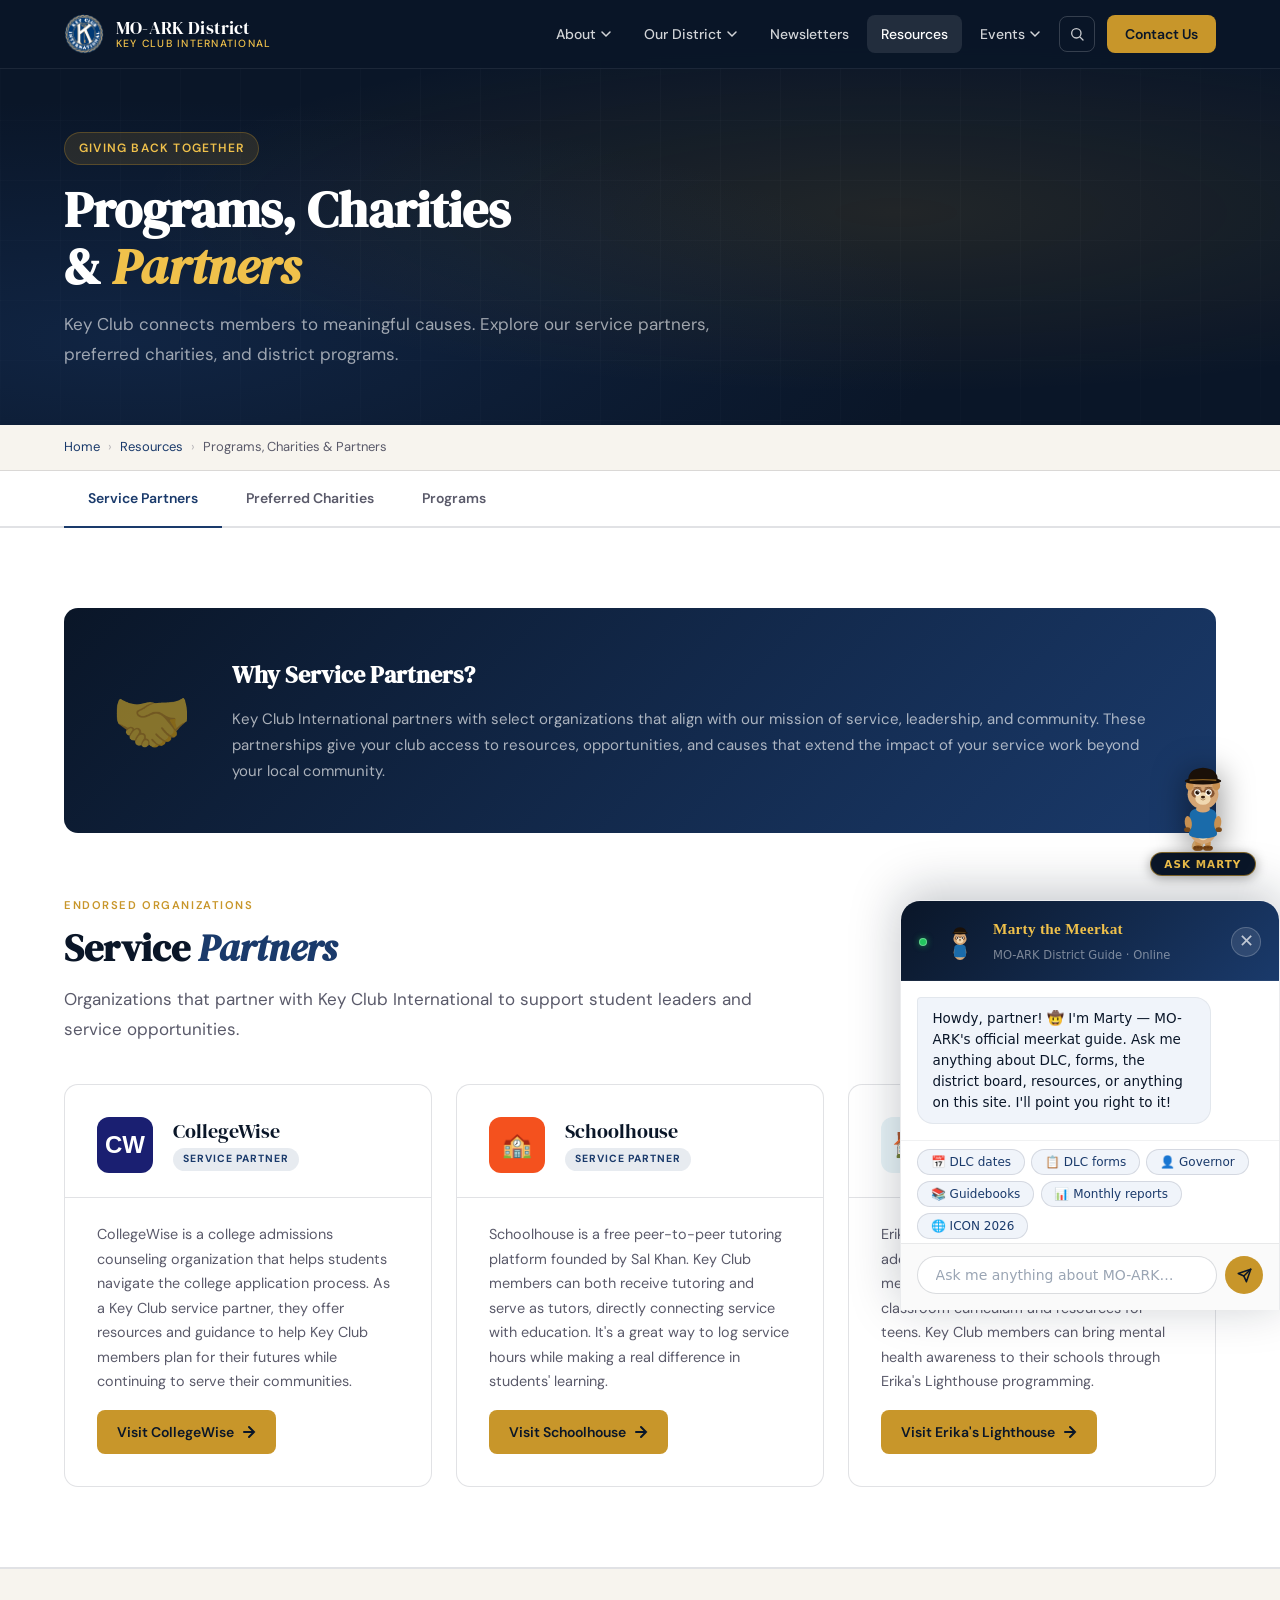
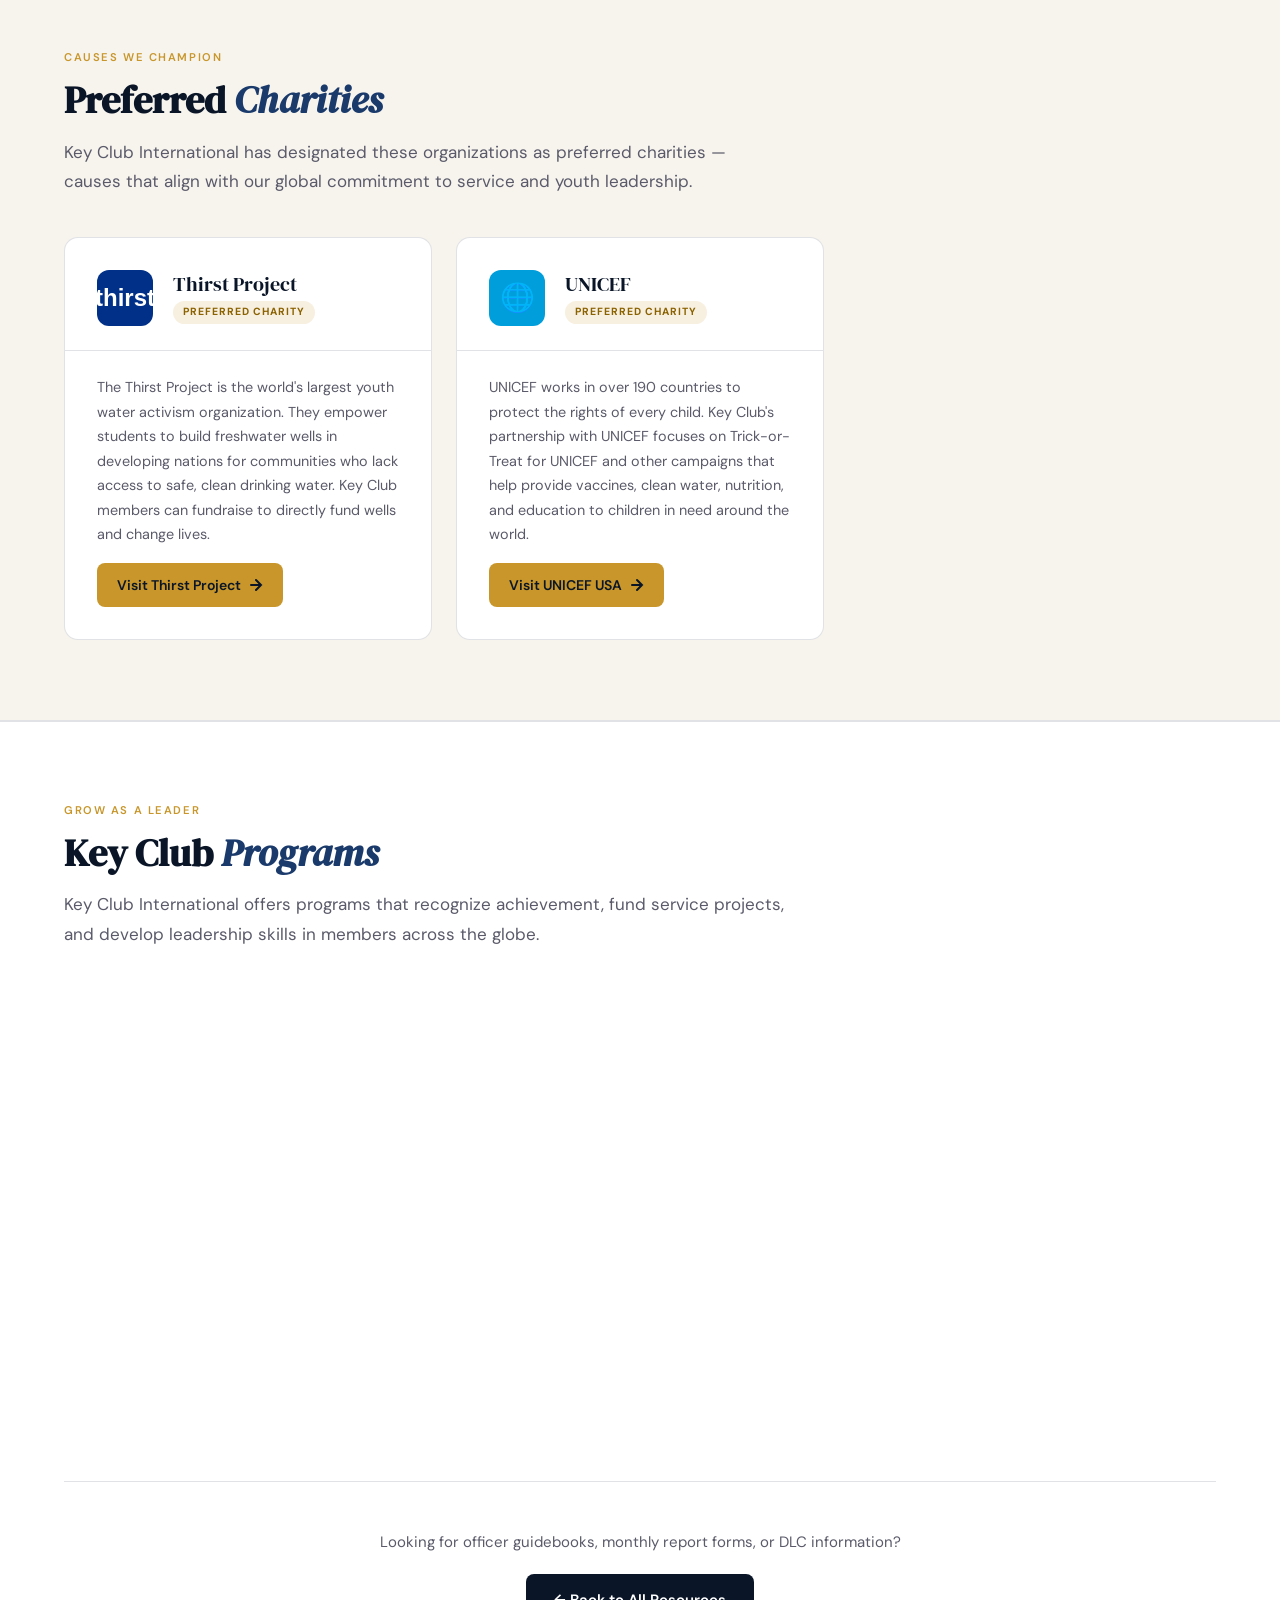
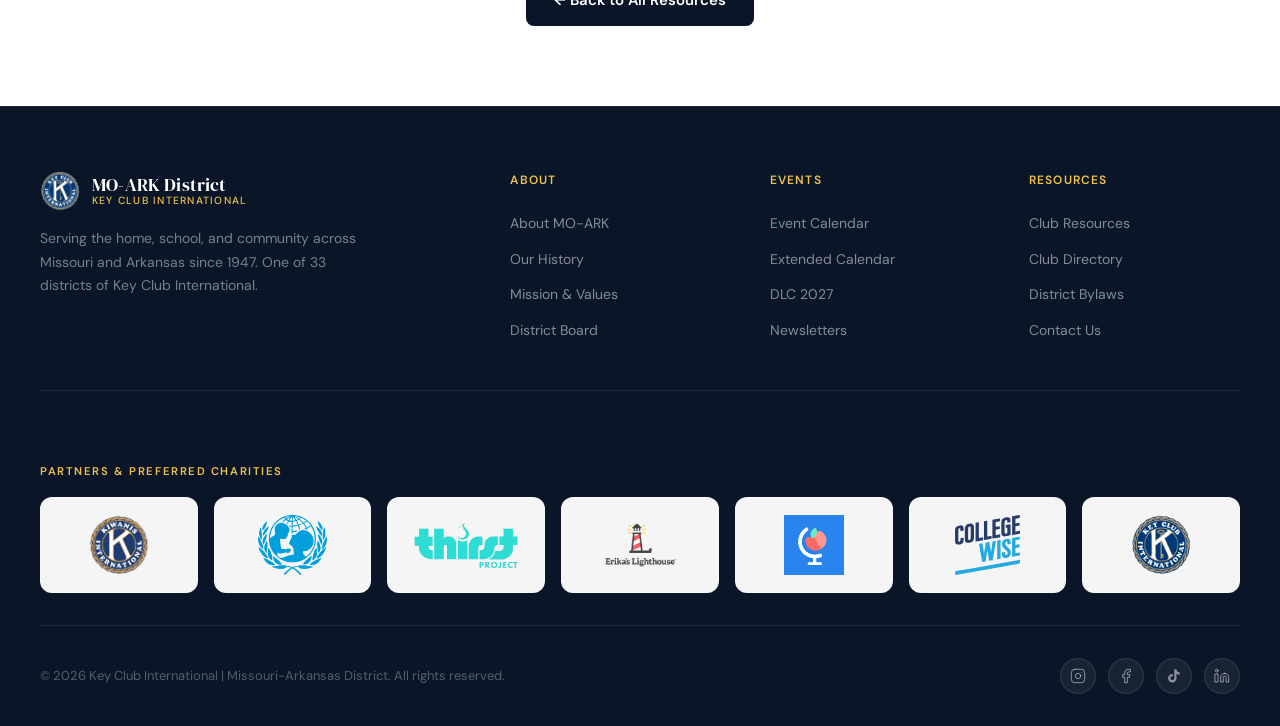
<file: programs-charities.html>
<!DOCTYPE html>
<html lang="en">
<head>
<script src="marty-chat.js"></script>
<script src="site-search.js"></script>

<meta charset="UTF-8">
<link rel="icon" type="image/png" href="keyclub_logo.png">
<meta name="viewport" content="width=device-width, initial-scale=1.0">
<title>Programs, Charities & Partners | MO-ARK District Key Club</title>
<link rel="preconnect" href="https://fonts.googleapis.com">
<link rel="preconnect" href="https://fonts.gstatic.com" crossorigin>
<link href="https://fonts.googleapis.com/css2?family=DM+Serif+Display:ital@0;1&family=DM+Sans:wght@300;400;500;600&display=swap" rel="stylesheet">
<link rel="stylesheet" href="base.css">
<script src="components.js"></script>
<style>
  :root{--navy:#0A1628;--blue:#1A3A6B;--gold:#C8962A;--gold-lt:#F0C14B;--cream:#F7F4EE;--white:#FFFFFF;--text:#1C1C1C;--muted:#5A5A6A;--border:rgba(10,22,40,0.12);--radius:14px;--radius-sm:8px;--ff-display:'DM Serif Display',Georgia,serif;--ff-body:'DM Sans',system-ui,sans-serif;--transition:0.25s cubic-bezier(0.4,0,0.2,1);--shadow-card:0 2px 12px rgba(10,22,40,0.08),0 1px 3px rgba(10,22,40,0.06);--shadow-hover:0 8px 32px rgba(10,22,40,0.14),0 2px 8px rgba(10,22,40,0.08);}
  *,*::before,*::after{box-sizing:border-box;margin:0;padding:0;}
  html{scroll-behavior:smooth;} body{font-family:var(--ff-body);color:var(--text);background:var(--white);line-height:1.6;overflow-x:hidden;}
  img{max-width:100%;display:block;} a{color:inherit;text-decoration:none;} ul{list-style:none;}

  /* NAV */
  .nav{position:fixed;top:0;left:0;right:0;z-index:1000;background:rgba(10,22,40,0.96);backdrop-filter:blur(12px);-webkit-backdrop-filter:blur(12px);border-bottom:1px solid rgba(255,255,255,0.08);transition:box-shadow var(--transition);}
  .nav.scrolled{box-shadow:0 4px 24px rgba(0,0,0,0.3);}
  .nav-inner{max-width:1200px;margin:0 auto;padding:0 1.5rem;height:68px;display:flex;align-items:center;justify-content:space-between;}
  .nav-logo{display:flex;align-items:center;gap:12px;flex-shrink:0;}
  .nav-logo-mark{width:40px;height:40px;background:var(--gold);border-radius:50%;display:flex;align-items:center;justify-content:center;font-family:var(--ff-display);font-size:1.2rem;color:var(--navy);flex-shrink:0;}
  .nav-logo-text{display:flex;flex-direction:column;line-height:1.1;}
  .nav-logo-name{font-family:var(--ff-display);font-size:1.1rem;color:var(--white);}
  .nav-logo-sub{font-size:0.65rem;color:var(--gold-lt);text-transform:uppercase;letter-spacing:0.12em;font-weight:500;}
  .nav-links{display:flex;align-items:center;gap:0.25rem;}
  .nav-item{position:relative;}
  .nav-link{display:flex;align-items:center;gap:4px;padding:0.5rem 0.875rem;font-size:0.875rem;font-weight:500;color:rgba(255,255,255,0.82);border-radius:var(--radius-sm);transition:color var(--transition),background var(--transition);white-space:nowrap;cursor:pointer;}
  .nav-link:hover,.nav-link.active{color:var(--white);background:rgba(255,255,255,0.1);}
  .nav-link svg{width:12px;height:12px;transition:transform var(--transition);}
  .nav-item:hover .nav-link svg{transform:rotate(180deg);}
  .nav-dropdown{position:absolute;top:100%;left:50%;padding-top:8px;background:var(--white);border:1px solid var(--border);border-radius:var(--radius);box-shadow:var(--shadow-hover);min-width:200px;padding:0.5rem;opacity:0;pointer-events:none;transform:translateX(-50%) translateY(-6px);transition:opacity var(--transition),transform var(--transition);}
  .nav-item:hover .nav-dropdown{opacity:1;pointer-events:all;transform:translateX(-50%) translateY(0);}
  .nav-dropdown a{display:block;padding:0.625rem 0.875rem;font-size:0.875rem;color:var(--text);border-radius:var(--radius-sm);font-weight:400;transition:background var(--transition),color var(--transition);}
  .nav-dropdown a:hover{background:var(--cream);color:var(--blue);}
  .nav-dropdown-divider{height:1px;background:var(--border);margin:0.375rem 0.875rem;}
  .nav-cta{background:var(--gold);color:var(--navy)!important;font-weight:600!important;border-radius:var(--radius-sm);padding:0.5rem 1.125rem;}
  .nav-cta:hover{background:var(--gold-lt)!important;transform:translateY(-1px);}
  .nav-toggle{display:none;flex-direction:column;gap:5px;cursor:pointer;padding:4px;background:none;border:none;}
  .nav-toggle span{display:block;width:24px;height:2px;background:var(--white);border-radius:2px;transition:all var(--transition);}
  .nav-toggle.open span:nth-child(1){transform:translateY(7px) rotate(45deg);}
  .nav-toggle.open span:nth-child(2){opacity:0;}
  .nav-toggle.open span:nth-child(3){transform:translateY(-7px) rotate(-45deg);}
  .nav-mobile{display:none;position:fixed;inset:68px 0 0 0;background:var(--navy);padding:1.5rem;overflow-y:auto;z-index:999;flex-direction:column;gap:0.25rem;}
  .nav-mobile.open{display:flex;}
  .nav-mobile a{display:block;padding:0.875rem 1rem;color:rgba(255,255,255,0.85);font-size:1rem;border-radius:var(--radius-sm);border-bottom:1px solid rgba(255,255,255,0.06);transition:background var(--transition),color var(--transition);}
  .nav-mobile a:hover{background:rgba(255,255,255,0.08);}
  .nav-mobile-section{font-size:0.7rem;text-transform:uppercase;letter-spacing:0.12em;color:var(--gold-lt);font-weight:600;padding:1rem 1rem 0.375rem;}

  /* PAGE HEADER */
  .page-header{padding-top:68px;background:var(--navy);position:relative;overflow:hidden;}
  .page-header-bg{position:absolute;inset:0;background:radial-gradient(ellipse at 70% 50%,rgba(200,150,42,0.12) 0%,transparent 60%),radial-gradient(ellipse at 10% 80%,rgba(26,58,107,0.4) 0%,transparent 50%);}
  .page-header-grid{position:absolute;inset:0;background-image:linear-gradient(rgba(255,255,255,0.02) 1px,transparent 1px),linear-gradient(90deg,rgba(255,255,255,0.02) 1px,transparent 1px);background-size:60px 60px;mask-image:radial-gradient(ellipse 100% 100% at 50% 50%,black 30%,transparent 100%);}
  .page-header-inner{position:relative;z-index:1;max-width:1200px;margin:0 auto;padding:4rem 1.5rem 3.5rem;}
  .page-eyebrow{display:inline-flex;align-items:center;gap:8px;background:rgba(200,150,42,0.15);border:1px solid rgba(200,150,42,0.3);border-radius:100px;padding:0.375rem 0.875rem;font-size:0.75rem;font-weight:600;color:var(--gold-lt);text-transform:uppercase;letter-spacing:0.1em;margin-bottom:1rem;}
  .page-title{font-family:var(--ff-display);font-size:clamp(2rem,4vw,3.25rem);color:var(--white);line-height:1.1;margin-bottom:1rem;}
  .page-title em{font-style:italic;color:var(--gold-lt);}
  .page-desc{font-size:1.0625rem;color:rgba(255,255,255,0.6);line-height:1.75;max-width:55ch;}

  /* BREADCRUMB */
  .breadcrumb{background:var(--cream);border-bottom:1px solid var(--border);}
  .breadcrumb-inner{max-width:1200px;margin:0 auto;padding:0.75rem 1.5rem;display:flex;align-items:center;gap:0.5rem;font-size:0.8125rem;color:var(--muted);}
  .breadcrumb a{color:var(--blue);transition:color var(--transition);}
  .breadcrumb a:hover{color:var(--navy);}
  .breadcrumb-sep{opacity:0.4;}

  /* SECTION TABS (sticky) */
  .section-tabs{background:var(--white);border-bottom:2px solid var(--border);position:sticky;top:68px;z-index:100;}
  .section-tabs-inner{max-width:1200px;margin:0 auto;padding:0 1.5rem;display:flex;gap:0;}  .section-tab{padding:1rem 1.5rem;font-size:0.875rem;font-weight:600;color:var(--muted);border-bottom:2px solid transparent;margin-bottom:-2px;cursor:pointer;white-space:nowrap;transition:color var(--transition),border-color var(--transition);}
  .section-tab:hover{color:var(--navy);}
  .section-tab.active{color:var(--blue);border-bottom-color:var(--blue);}

  /* LAYOUT */
  .section{padding:5rem 1.5rem;max-width:1200px;margin:0 auto;}
  .section-bg{background:var(--cream);}
  .section-bg .section{background:transparent;}
  .section-label{font-size:0.7rem;text-transform:uppercase;letter-spacing:0.14em;font-weight:600;color:var(--gold);margin-bottom:0.75rem;}
  .section-title{font-family:var(--ff-display);font-size:clamp(1.75rem,3vw,2.5rem);line-height:1.1;color:var(--navy);margin-bottom:1rem;}
  .section-title em{font-style:italic;color:var(--blue);}
  .section-desc{font-size:1.0625rem;color:var(--muted);line-height:1.75;max-width:60ch;margin-bottom:3rem;}
  .section-divider{border:none;border-top:2px solid var(--border);margin:0;}

  /* PARTNER / CHARITY CARDS */
  .cards-grid{display:grid;grid-template-columns:repeat(auto-fill,minmax(320px,1fr));gap:1.5rem;}

  .org-card{background:var(--white);border:1px solid var(--border);border-radius:var(--radius);overflow:hidden;display:flex;flex-direction:column;transition:box-shadow var(--transition),transform var(--transition),border-color var(--transition);}
  .org-card:hover{box-shadow:var(--shadow-hover);transform:translateY(-4px);border-color:rgba(200,150,42,0.35);}

  .org-card-top{padding:2rem 2rem 1.5rem;border-bottom:1px solid var(--border);display:flex;align-items:center;gap:1.25rem;}
  .org-logo{width:56px;height:56px;border-radius:12px;display:flex;align-items:center;justify-content:center;font-size:1.75rem;flex-shrink:0;}
  .org-name{font-family:var(--ff-display);font-size:1.25rem;color:var(--navy);line-height:1.2;}
  .org-tag{display:inline-block;margin-top:0.3rem;font-size:0.65rem;font-weight:700;text-transform:uppercase;letter-spacing:0.1em;padding:0.2rem 0.6rem;border-radius:100px;}
  .tag-partner{background:rgba(26,58,107,0.1);color:var(--blue);}
  .tag-charity{background:rgba(200,150,42,0.15);color:#8a6200;}
  .tag-program{background:rgba(10,22,40,0.08);color:var(--navy);}

  .org-card-body{padding:1.5rem 2rem 2rem;flex:1;display:flex;flex-direction:column;gap:1rem;}
  .org-desc{font-size:0.9rem;color:var(--muted);line-height:1.7;flex:1;}
  .org-link{display:inline-flex;align-items:center;gap:0.5rem;padding:0.7rem 1.25rem;border-radius:var(--radius-sm);font-size:0.875rem;font-weight:600;transition:all var(--transition);align-self:flex-start;}
  .org-link-primary{background:var(--gold);color:var(--navy);}
  .org-link-primary:hover{background:var(--gold-lt);transform:translateY(-2px);box-shadow:0 4px 14px rgba(200,150,42,0.4);}
  .org-link-outline{background:transparent;border:2px solid var(--blue);color:var(--blue);}
  .org-link-outline:hover{background:var(--blue);color:var(--white);transform:translateY(-2px);}

  /* INTRO BANNER */
  .intro-banner{background:linear-gradient(135deg,var(--navy) 0%,var(--blue) 100%);border-radius:var(--radius);padding:3rem;margin-bottom:4rem;display:flex;gap:2.5rem;align-items:center;}
  .intro-banner-icon{font-size:4rem;flex-shrink:0;opacity:0.5;}
  .intro-banner-text h3{font-family:var(--ff-display);font-size:1.5rem;color:var(--white);margin-bottom:0.75rem;}
  .intro-banner-text p{font-size:0.9375rem;color:rgba(255,255,255,0.65);line-height:1.75;}

  /* SECTION HEADER ROW */
  .section-header-row{display:flex;align-items:flex-end;justify-content:space-between;gap:1.5rem;margin-bottom:2.5rem;flex-wrap:wrap;}

  /* FOOTER */
  footer{background:var(--navy);border-top:1px solid rgba(255,255,255,0.08);padding:4rem 1.5rem 2rem;}
  .footer-inner{max-width:1200px;margin:0 auto;}
  .footer-top{display:grid;grid-template-columns:2fr 1fr 1fr 1fr;gap:3rem;padding-bottom:3rem;border-bottom:1px solid rgba(255,255,255,0.08);margin-bottom:2.5rem;}
  .footer-brand p{font-size:0.875rem;color:rgba(255,255,255,0.45);line-height:1.7;margin-top:1rem;max-width:32ch;}
  .footer-col h4{font-size:0.75rem;text-transform:uppercase;letter-spacing:0.1em;color:var(--gold-lt);font-weight:600;margin-bottom:1.25rem;}
  .footer-col ul{display:flex;flex-direction:column;gap:0.625rem;}
  .footer-col ul li a{font-size:0.875rem;color:rgba(255,255,255,0.5);transition:color var(--transition);}
  .footer-col ul li a:hover{color:var(--white);}
  .footer-bottom{display:flex;align-items:center;justify-content:space-between;flex-wrap:wrap;gap:1rem;}
  .footer-copy{font-size:0.8125rem;color:rgba(255,255,255,0.3);}
  .footer-socials{display:flex;gap:0.75rem;}
  .footer-social{width:36px;height:36px;background:rgba(255,255,255,0.06);border:1px solid rgba(255,255,255,0.1);border-radius:50%;display:flex;align-items:center;justify-content:center;color:rgba(255,255,255,0.5);transition:background var(--transition),color var(--transition),border-color var(--transition);}
  .footer-social:hover{background:var(--gold);border-color:var(--gold);color:var(--navy);}
  .footer-social svg{width:16px;height:16px;}

  /* ANIMATIONS */
  .fade-in{opacity:0;transform:translateY(20px);transition:opacity 0.6s ease,transform 0.6s ease;}
  .fade-in.visible{opacity:1;transform:translateY(0);}

  /* RESPONSIVE */
  @media(max-width:1024px){.intro-banner{flex-direction:column;gap:1.5rem;}.footer-top{grid-template-columns:1fr 1fr;gap:2rem;}}
  @media(max-width:768px){.nav-links{display:none;}.nav-toggle{display:flex;}.cards-grid{grid-template-columns:1fr;}.section-tab{padding:0.75rem 1rem;font-size:0.8rem;}.footer-top{grid-template-columns:1fr;}}
</style>
</head>
<body>

<!-- NAV -->
<nav class="nav" id="nav">
  <div class="nav-inner">
    <a href="index.html" class="nav-logo" aria-label="MO-ARK Key Club Home">
      <img src="keyclub_logo.png" alt="Key Club Logo" style="width:40px;height:40px;border-radius:50%;object-fit:cover;">
      <div class="nav-logo-text">
        <span class="nav-logo-name">MO-ARK District</span>
        <span class="nav-logo-sub">Key Club International</span>
      </div>
    </a>
    <ul class="nav-links" role="list">
      <li class="nav-item">
        <a href="about.html" class="nav-link">About
          <svg viewBox="0 0 12 12" fill="none" stroke="currentColor" stroke-width="1.5" stroke-linecap="round"><path d="M2 4l4 4 4-4"/></svg>
        </a>
        <div class="nav-dropdown">
          <a href="about.html">About MO-ARK</a>
          <a href="about.html#history">Our History</a>
          <a href="about.html#mission">Mission &amp; Values</a>
          <div class="nav-dropdown-divider"></div>
          <a href="contact.html">Contact Us</a>
        </div>
      </li>
      <li class="nav-item">
        <a href="our-district.html" class="nav-link">Our District
          <svg viewBox="0 0 12 12" fill="none" stroke="currentColor" stroke-width="1.5" stroke-linecap="round"><path d="M2 4l4 4 4-4"/></svg>
        </a>
        <div class="nav-dropdown">
          <a href="our-district.html#board">District Board</a>
          <a href="our-district.html#clubs">Club Directory</a>
          <a href="our-district.html#bylaws">District Bylaws</a>
        </div>
      </li>
      <li><a href="newsletters.html" class="nav-link">Newsletters</a></li>
      <li><a href="resources.html" class="nav-link active">Resources</a></li>
      <li class="nav-item">
        <a href="dlc.html" class="nav-link">Events
          <svg viewBox="0 0 12 12" fill="none" stroke="currentColor" stroke-width="1.5" stroke-linecap="round"><path d="M2 4l4 4 4-4"/></svg>
        </a>
        <div class="nav-dropdown">
          <a href="dlc.html">DLC 2027</a>
          <a href="dlc.html#calendar">Event Calendar</a>
          <a href="resources.html#forms">DLC Forms</a>
        </div>
      </li>
      <li><a href="contact.html" class="nav-cta nav-link">Contact Us</a></li>
    </ul>
    <button class="nav-toggle" id="navToggle" aria-label="Toggle menu" aria-expanded="false">
      <span></span><span></span><span></span>
    </button>
  </div>
</nav>
<div class="nav-mobile" id="navMobile">
  <div class="nav-mobile-section">About</div>
  <a href="about.html">About MO-ARK</a>
  <a href="about.html#history">Our History</a>
  <a href="about.html#mission">Mission &amp; Values</a>
  <div class="nav-mobile-section">District</div>
  <a href="our-district.html#board">District Board</a>
  <a href="our-district.html#clubs">Club Directory</a>
  <a href="our-district.html#bylaws">District Bylaws</a>
  <div class="nav-mobile-section">Events &amp; Resources</div>
  <a href="newsletters.html">Newsletters</a>
  <a href="resources.html">Resources</a>
  <a href="dlc.html">DLC 2027</a>
  <div class="nav-mobile-section">Connect</div>
  <a href="contact.html">Contact Us</a>
</div>

<!-- PAGE HEADER -->
<div class="page-header">
  <div class="page-header-bg"></div>
  <div class="page-header-grid"></div>
  <div class="page-header-inner">
    <div class="page-eyebrow">Giving Back Together</div>
    <h1 class="page-title">Programs, Charities<br>&amp; <em>Partners</em></h1>
    <p class="page-desc">Key Club connects members to meaningful causes. Explore our service partners, preferred charities, and district programs.</p>
  </div>
</div>

<div class="breadcrumb">
  <div class="breadcrumb-inner">
    <a href="index.html">Home</a>
    <span class="breadcrumb-sep">›</span>
    <a href="resources.html">Resources</a>
    <span class="breadcrumb-sep">›</span>
    <span>Programs, Charities &amp; Partners</span>
  </div>
</div>

<!-- STICKY TABS -->
<div class="section-tabs">
  <div class="section-tabs-inner">
    <a href="#partners" class="section-tab active">Service Partners</a>
    <a href="#charities" class="section-tab">Preferred Charities</a>
    <a href="#programs" class="section-tab">Programs</a>
  </div>
</div>

<!-- SERVICE PARTNERS -->
<div id="partners" class="section">

  <div class="intro-banner fade-in">
    <div class="intro-banner-icon">🤝</div>
    <div class="intro-banner-text">
      <h3>Why Service Partners?</h3>
      <p>Key Club International partners with select organizations that align with our mission of service, leadership, and community. These partnerships give your club access to resources, opportunities, and causes that extend the impact of your service work beyond your local community.</p>
    </div>
  </div>

  <div class="section-header-row fade-in">
    <div>
      <div class="section-label">Endorsed Organizations</div>
      <h2 class="section-title">Service <em>Partners</em></h2>
      <p class="section-desc" style="margin-bottom:0;">Organizations that partner with Key Club International to support student leaders and service opportunities.</p>
    </div>
  </div>

  <div class="cards-grid">

    <div class="org-card fade-in">
      <div class="org-card-top">
        <div class="org-logo" style="background:#1a1f71;">
          <span style="font-size:1.5rem;font-weight:900;color:white;font-family:sans-serif;">CW</span>
        </div>
        <div>
          <div class="org-name">CollegeWise</div>
          <span class="org-tag tag-partner">Service Partner</span>
        </div>
      </div>
      <div class="org-card-body">
        <p class="org-desc">CollegeWise is a college admissions counseling organization that helps students navigate the college application process. As a Key Club service partner, they offer resources and guidance to help Key Club members plan for their futures while continuing to serve their communities.</p>
        <a href="https://www.collegewise.com" target="_blank" rel="noopener" class="org-link org-link-primary">
          Visit CollegeWise
          <svg width="14" height="14" viewBox="0 0 14 14" fill="none" stroke="currentColor" stroke-width="2" stroke-linecap="round"><path d="M2 7h10M7 2l5 5-5 5"/></svg>
        </a>
      </div>
    </div>

    <div class="org-card fade-in">
      <div class="org-card-top">
        <div class="org-logo" style="background:#f4511e;">
          <span style="font-size:1.5rem;">🏫</span>
        </div>
        <div>
          <div class="org-name">Schoolhouse</div>
          <span class="org-tag tag-partner">Service Partner</span>
        </div>
      </div>
      <div class="org-card-body">
        <p class="org-desc">Schoolhouse is a free peer-to-peer tutoring platform founded by Sal Khan. Key Club members can both receive tutoring and serve as tutors, directly connecting service with education. It's a great way to log service hours while making a real difference in students' learning.</p>
        <a href="https://schoolhouse.world" target="_blank" rel="noopener" class="org-link org-link-primary">
          Visit Schoolhouse
          <svg width="14" height="14" viewBox="0 0 14 14" fill="none" stroke="currentColor" stroke-width="2" stroke-linecap="round"><path d="M2 7h10M7 2l5 5-5 5"/></svg>
        </a>
      </div>
    </div>

    <div class="org-card fade-in">
      <div class="org-card-top">
        <div class="org-logo" style="background:#e8f4f8;">
          <span style="font-size:1.75rem;">🏠</span>
        </div>
        <div>
          <div class="org-name">Erika's Lighthouse</div>
          <span class="org-tag tag-partner">Service Partner</span>
        </div>
      </div>
      <div class="org-card-body">
        <p class="org-desc">Erika's Lighthouse is a nonprofit dedicated to adolescent depression awareness and mental health education. They provide free classroom curriculum and resources for teens. Key Club members can bring mental health awareness to their schools through Erika's Lighthouse programming.</p>
        <a href="https://www.erikaslighthouse.org" target="_blank" rel="noopener" class="org-link org-link-primary">
          Visit Erika's Lighthouse
          <svg width="14" height="14" viewBox="0 0 14 14" fill="none" stroke="currentColor" stroke-width="2" stroke-linecap="round"><path d="M2 7h10M7 2l5 5-5 5"/></svg>
        </a>
      </div>
    </div>

  </div>
</div>

<hr class="section-divider">

<!-- PREFERRED CHARITIES -->
<div id="charities" class="section-bg">
  <div class="section">

    <div class="section-header-row fade-in">
      <div>
        <div class="section-label">Causes We Champion</div>
        <h2 class="section-title">Preferred <em>Charities</em></h2>
        <p class="section-desc" style="margin-bottom:0;">Key Club International has designated these organizations as preferred charities — causes that align with our global commitment to service and youth leadership.</p>
      </div>
    </div>

    <div class="cards-grid">

      <div class="org-card fade-in">
        <div class="org-card-top">
          <div class="org-logo" style="background:#003087;">
            <span style="font-size:1.5rem;color:white;font-weight:900;font-family:sans-serif;">thirst</span>
          </div>
          <div>
            <div class="org-name">Thirst Project</div>
            <span class="org-tag tag-charity">Preferred Charity</span>
          </div>
        </div>
        <div class="org-card-body">
          <p class="org-desc">The Thirst Project is the world's largest youth water activism organization. They empower students to build freshwater wells in developing nations for communities who lack access to safe, clean drinking water. Key Club members can fundraise to directly fund wells and change lives.</p>
          <a href="https://www.thirstproject.org" target="_blank" rel="noopener" class="org-link org-link-primary">
            Visit Thirst Project
            <svg width="14" height="14" viewBox="0 0 14 14" fill="none" stroke="currentColor" stroke-width="2" stroke-linecap="round"><path d="M2 7h10M7 2l5 5-5 5"/></svg>
          </a>
        </div>
      </div>

      <div class="org-card fade-in">
        <div class="org-card-top">
          <div class="org-logo" style="background:#009edb;">
            <span style="font-size:1.75rem;">🌐</span>
          </div>
          <div>
            <div class="org-name">UNICEF</div>
            <span class="org-tag tag-charity">Preferred Charity</span>
          </div>
        </div>
        <div class="org-card-body">
          <p class="org-desc">UNICEF works in over 190 countries to protect the rights of every child. Key Club's partnership with UNICEF focuses on Trick-or-Treat for UNICEF and other campaigns that help provide vaccines, clean water, nutrition, and education to children in need around the world.</p>
          <a href="https://www.unicefusa.org" target="_blank" rel="noopener" class="org-link org-link-primary">
            Visit UNICEF USA
            <svg width="14" height="14" viewBox="0 0 14 14" fill="none" stroke="currentColor" stroke-width="2" stroke-linecap="round"><path d="M2 7h10M7 2l5 5-5 5"/></svg>
          </a>
        </div>
      </div>

    </div>
  </div>
</div>

<hr class="section-divider">

<!-- PROGRAMS -->
<div id="programs" class="section">

  <div class="section-header-row fade-in">
    <div>
      <div class="section-label">Grow as a Leader</div>
      <h2 class="section-title">Key Club <em>Programs</em></h2>
      <p class="section-desc" style="margin-bottom:0;">Key Club International offers programs that recognize achievement, fund service projects, and develop leadership skills in members across the globe.</p>
    </div>
  </div>

  <div class="cards-grid">

    <div class="org-card fade-in">
      <div class="org-card-top">
        <div class="org-logo" style="background:var(--navy);">
          <span style="font-size:1.75rem;">🎓</span>
        </div>
        <div>
          <div class="org-name">Youth Opportunities Fund</div>
          <span class="org-tag tag-program">Program</span>
        </div>
      </div>
      <div class="org-card-body">
        <p class="org-desc">The Youth Opportunities Fund (YOF) provides grants to Key Clubs to fund service projects and leadership development activities. Clubs can apply for funding to execute their signature projects, community initiatives, and programs that make a direct impact in their communities.</p>
        <a href="https://www.keyclub.org/resources/youth-opportunities-fund/" target="_blank" rel="noopener" class="org-link org-link-outline">
          Learn About YOF
          <svg width="14" height="14" viewBox="0 0 14 14" fill="none" stroke="currentColor" stroke-width="2" stroke-linecap="round"><path d="M2 7h10M7 2l5 5-5 5"/></svg>
        </a>
      </div>
    </div>

    <div class="org-card fade-in">
      <div class="org-card-top">
        <div class="org-logo" style="background:var(--navy);">
          <span style="font-size:1.75rem;">🏅</span>
        </div>
        <div>
          <div class="org-name">Global Leadership Certificate</div>
          <span class="org-tag tag-program">Program</span>
        </div>
      </div>
      <div class="org-card-body">
        <p class="org-desc">The Global Leadership Certificate (GLC) is an online program that allows Key Club members to develop leadership skills at their own pace. By completing modules focused on character, service, and leadership, members earn a certificate recognized by Key Club International.</p>
        <a href="https://www.keyclub.org/resources/global-leadership-certificate/" target="_blank" rel="noopener" class="org-link org-link-outline">
          Learn About GLC
          <svg width="14" height="14" viewBox="0 0 14 14" fill="none" stroke="currentColor" stroke-width="2" stroke-linecap="round"><path d="M2 7h10M7 2l5 5-5 5"/></svg>
        </a>
      </div>
    </div>

  </div>

  <!-- BACK TO RESOURCES -->
  <div style="margin-top:4rem;padding-top:3rem;border-top:1px solid var(--border);text-align:center;" class="fade-in">
    <p style="font-size:0.9375rem;color:var(--muted);margin-bottom:1.25rem;">Looking for officer guidebooks, monthly report forms, or DLC information?</p>
    <a href="resources.html" style="display:inline-flex;align-items:center;gap:0.5rem;padding:0.875rem 1.75rem;background:var(--navy);color:var(--white);font-weight:600;border-radius:var(--radius-sm);font-size:0.9375rem;transition:all var(--transition);" onmouseover="this.style.background='var(--blue)'" onmouseout="this.style.background='var(--navy)'">
      ← Back to All Resources
    </a>
  </div>

</div>

<!-- FOOTER -->
<footer>
  <div class="footer-inner">
    <div class="footer-top">
      <div class="footer-brand">
        <div class="nav-logo" style="margin-bottom:0.5rem;">
          <img src="keyclub_logo.png" alt="Key Club Logo" style="width:40px;height:40px;border-radius:50%;object-fit:cover;">
          <div class="nav-logo-text">
            <span class="nav-logo-name">MO-ARK District</span>
            <span class="nav-logo-sub">Key Club International</span>
          </div>
        </div>
        <p>Serving the home, school, and community across Missouri and Arkansas since 1947. One of 33 districts of Key Club International.</p>
      </div>
      <div class="footer-col">
        <h4>About</h4>
        <ul>
          <li><a href="about.html">About MO-ARK</a></li>
          <li><a href="about.html#history">Our History</a></li>
          <li><a href="about.html#mission">Mission &amp; Values</a></li>
          <li><a href="our-district.html#board">District Board</a></li>
        </ul>
      </div>
      <div class="footer-col">
        <h4>Events</h4>
        <ul>
          <li><a href="dlc.html#calendar">Event Calendar</a></li>
          <li><a href="extended-calendar.html">Extended Calendar</a></li>
          <li><a href="dlc.html">DLC 2027</a></li>
          <li><a href="newsletters.html">Newsletters</a></li>
        </ul>
      </div>
      <div class="footer-col">
        <h4>Resources</h4>
        <ul>
          <li><a href="resources.html#club">Club Resources</a></li>
          <li><a href="our-district.html#clubs">Club Directory</a></li>
          <li><a href="our-district.html#bylaws">District Bylaws</a></li>
          <li><a href="contact.html">Contact Us</a></li>
        </ul>
      </div>
    </div>

    <div class="footer-partners">
      <div class="footer-partners-label">Partners &amp; Preferred Charities</div>
      <div class="footer-partners-row">
        <a href="https://www.kiwanis.org" target="_blank" rel="noopener" class="footer-partner" title="Kiwanis International — our parent organization"><img src="Images/Kiwanis International Logo.png" alt="Kiwanis International"></a>
        <a href="https://www.unicefusa.org" target="_blank" rel="noopener" class="footer-partner" title="UNICEF — Trick-or-Treat for UNICEF partner"><img src="Images/UNICEF Logo.png" alt="UNICEF"></a>
        <a href="https://www.thirstproject.org" target="_blank" rel="noopener" class="footer-partner" title="Thirst Project — clean-water preferred charity"><img src="Images/Thirst Project Logo.png" alt="Thirst Project"></a>
        <a href="https://www.erikaslighthouse.org" target="_blank" rel="noopener" class="footer-partner" title="Erika's Lighthouse — youth mental health partner"><img src="Images/Erika&apos;s Lighthouse Logo.png" alt="Erika&apos;s Lighthouse"></a>
        <a href="https://schoolhouse.world" target="_blank" rel="noopener" class="footer-partner" title="Schoolhouse — peer tutoring service partner"><img src="Images/Schoolhouse Logo.png" alt="Schoolhouse"></a>
        <a href="https://www.collegewise.com" target="_blank" rel="noopener" class="footer-partner" title="CollegeWise — college admissions service partner"><img src="Images/Collegewise Logo.svg" alt="CollegeWise"></a>
        <a href="https://www.keyclub.org" target="_blank" rel="noopener" class="footer-partner" title="Key Club International"><img src="Images/Key Club Logo.png" alt="Key Club International"></a>
      </div>
    </div>

    <div class="footer-bottom">
      <p class="footer-copy">© 2026 Key Club International | Missouri-Arkansas District. All rights reserved.</p>
      <div class="footer-socials">
        <a href="https://www.instagram.com/moarkdistrict/" class="footer-social" aria-label="Instagram" target="_blank" rel="noopener"><svg viewBox="0 0 24 24" fill="none" stroke="currentColor" stroke-width="1.5" stroke-linecap="round" stroke-linejoin="round"><rect x="2" y="2" width="20" height="20" rx="5"/><path d="M16 11.37A4 4 0 1 1 12.63 8 4 4 0 0 1 16 11.37z"/><line x1="17.5" y1="6.5" x2="17.51" y2="6.5"/></svg></a>
        <a href="#" class="footer-social" aria-label="Facebook"><svg viewBox="0 0 24 24" fill="none" stroke="currentColor" stroke-width="1.5" stroke-linecap="round" stroke-linejoin="round"><path d="M18 2h-3a5 5 0 0 0-5 5v3H7v4h3v8h4v-8h3l1-4h-4V7a1 1 0 0 1 1-1h3z"/></svg></a>
        <a href="#" class="footer-social" aria-label="TikTok"><svg viewBox="0 0 24 24" fill="currentColor"><path d="M19.59 6.69a4.83 4.83 0 0 1-3.77-4.25V2h-3.45v13.67a2.89 2.89 0 0 1-2.88 2.5 2.89 2.89 0 0 1-2.89-2.89 2.89 2.89 0 0 1 2.89-2.89c.28 0 .54.04.79.1V9.01a6.33 6.33 0 0 0-.79-.05A6.34 6.34 0 0 0 3.15 15.3 6.34 6.34 0 0 0 9.49 21.6a6.34 6.34 0 0 0 6.34-6.34V8.69a8.18 8.18 0 0 0 4.81 1.55V6.79a4.85 4.85 0 0 1-1.05-.1z"/></svg></a>
        <a href="#" class="footer-social" aria-label="LinkedIn"><svg viewBox="0 0 24 24" fill="none" stroke="currentColor" stroke-width="1.5" stroke-linecap="round" stroke-linejoin="round"><path d="M16 8a6 6 0 0 1 6 6v7h-4v-7a2 2 0 0 0-2-2 2 2 0 0 0-2 2v7h-4v-7a6 6 0 0 1 6-6z"/><rect x="2" y="9" width="4" height="12"/><circle cx="4" cy="4" r="2"/></svg></a>
      </div>
    </div>
  </div>
</footer>

<script>

  // Section tab active state on scroll
  const tabs = document.querySelectorAll('.section-tab');
  const sectionIds = ['partners', 'charities', 'programs'];
  const sections = sectionIds.map(id => document.getElementById(id));
  window.addEventListener('scroll', () => {
    let current = 0;
    sections.forEach((s, i) => { if (s && window.scrollY >= s.offsetTop - 160) current = i; });
    tabs.forEach((t, i) => t.classList.toggle('active', i === current));
  }, {passive: true});

  const observer = new IntersectionObserver((entries) => {
    entries.forEach((entry, i) => {
      if (entry.isIntersecting) {
        setTimeout(() => entry.target.classList.add('visible'), i * 80);
        observer.unobserve(entry.target);
      }
    });
  }, {threshold: 0.12, rootMargin: '0px 0px -40px 0px'});
  document.querySelectorAll('.fade-in').forEach(el => observer.observe(el));
</script>
<script src="transitions.js"></script>
</body>
</html>
</file>
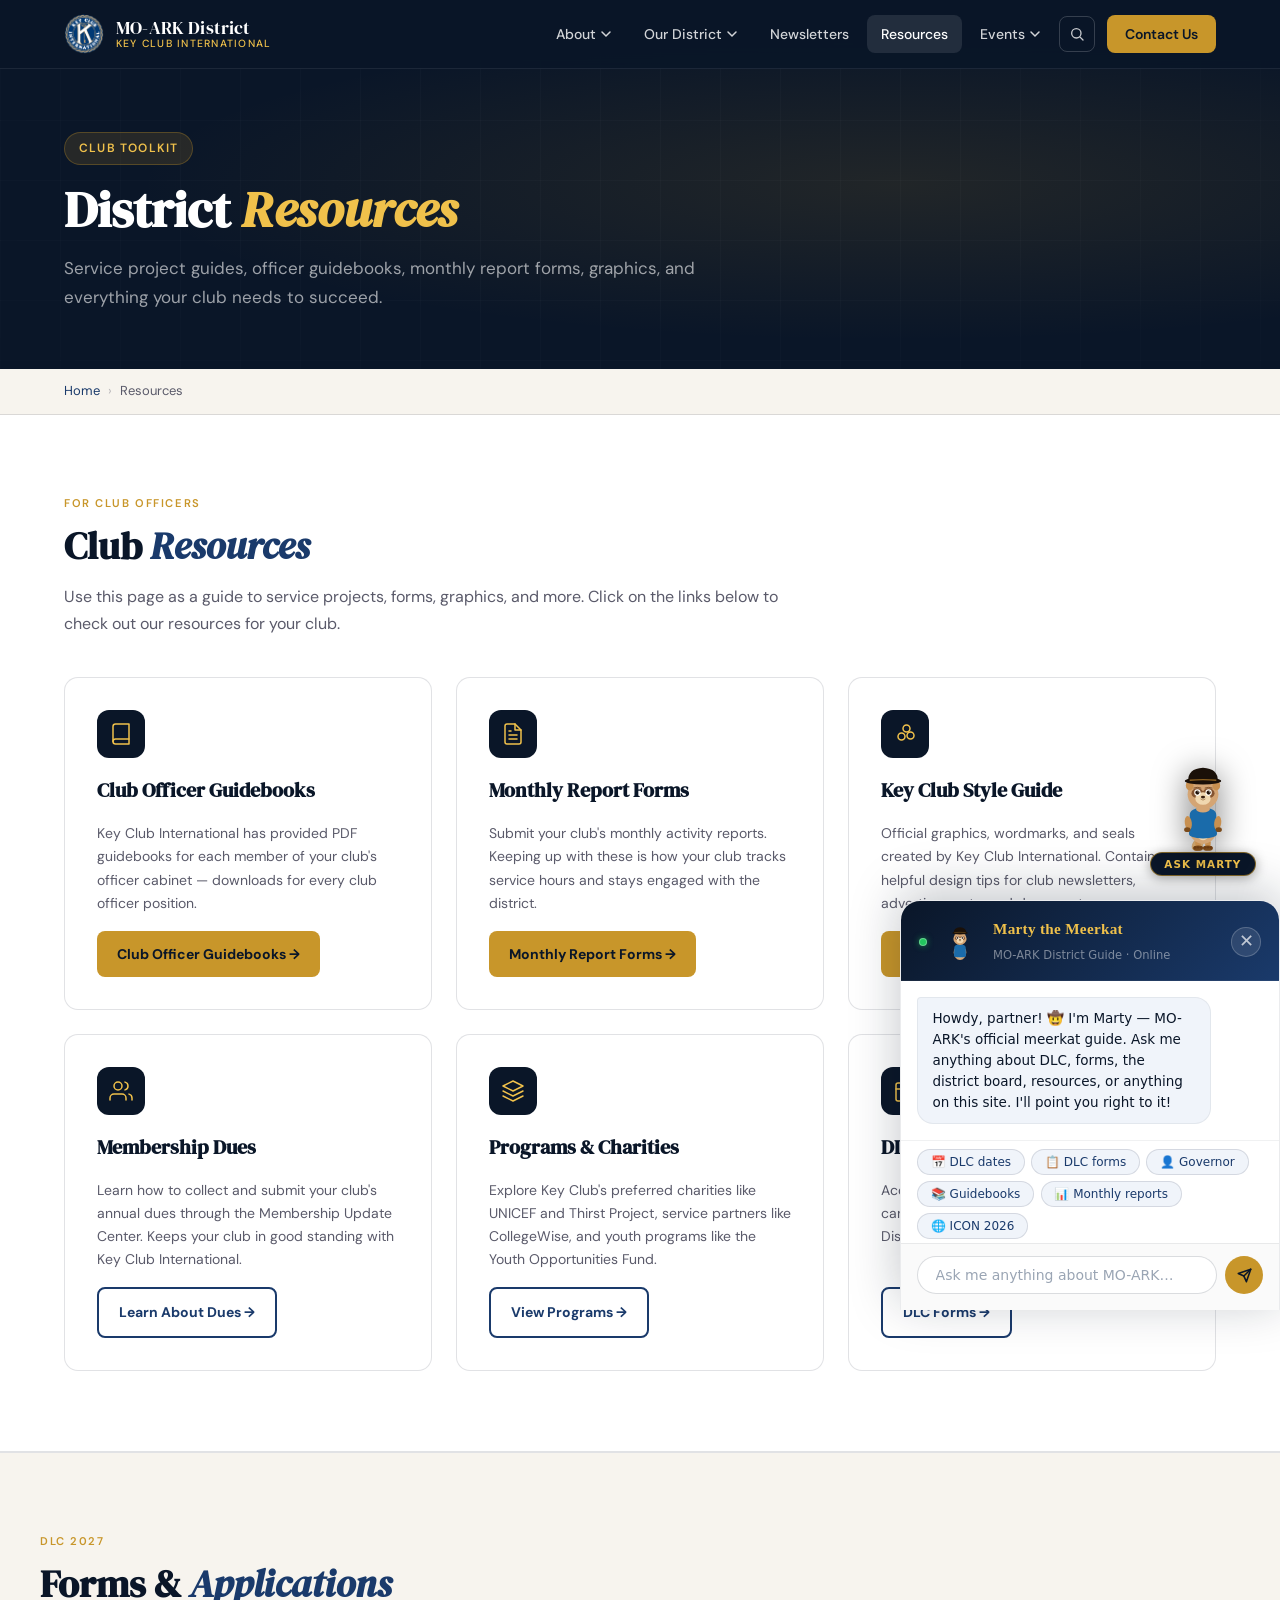
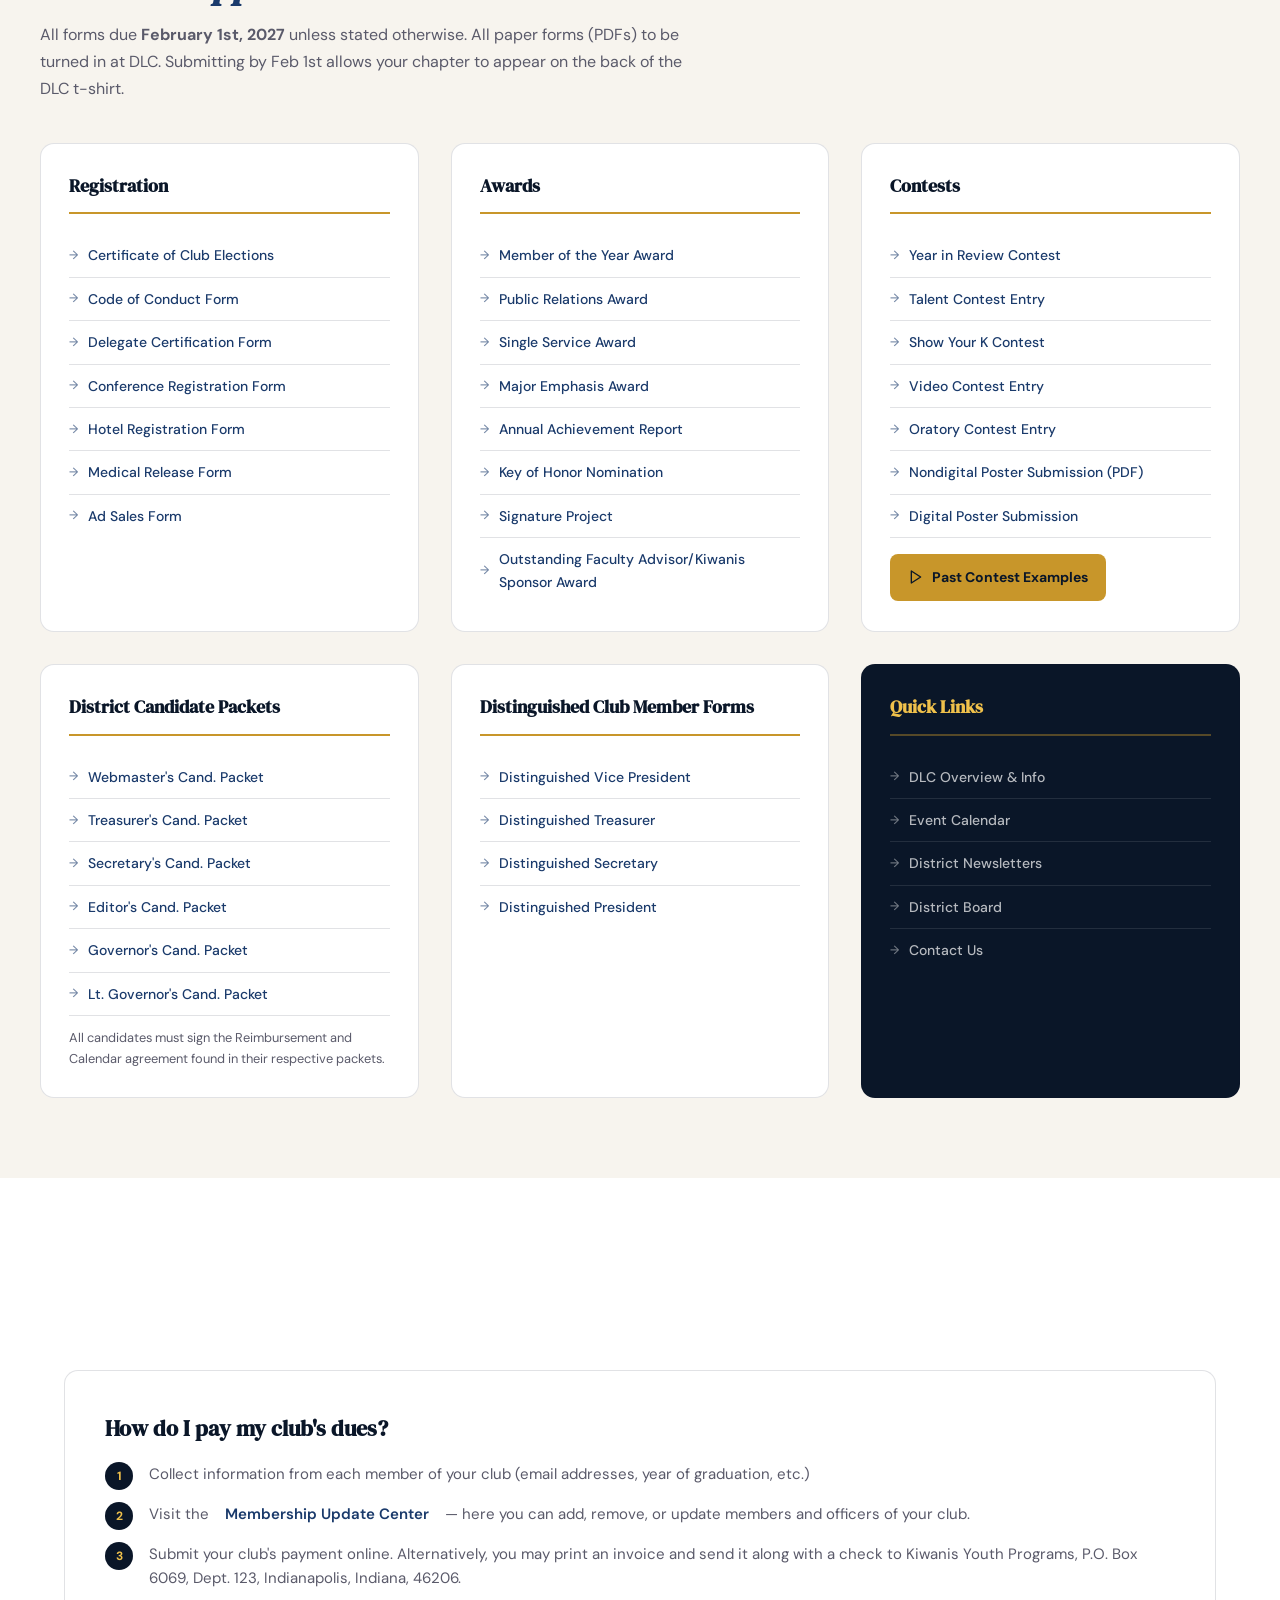
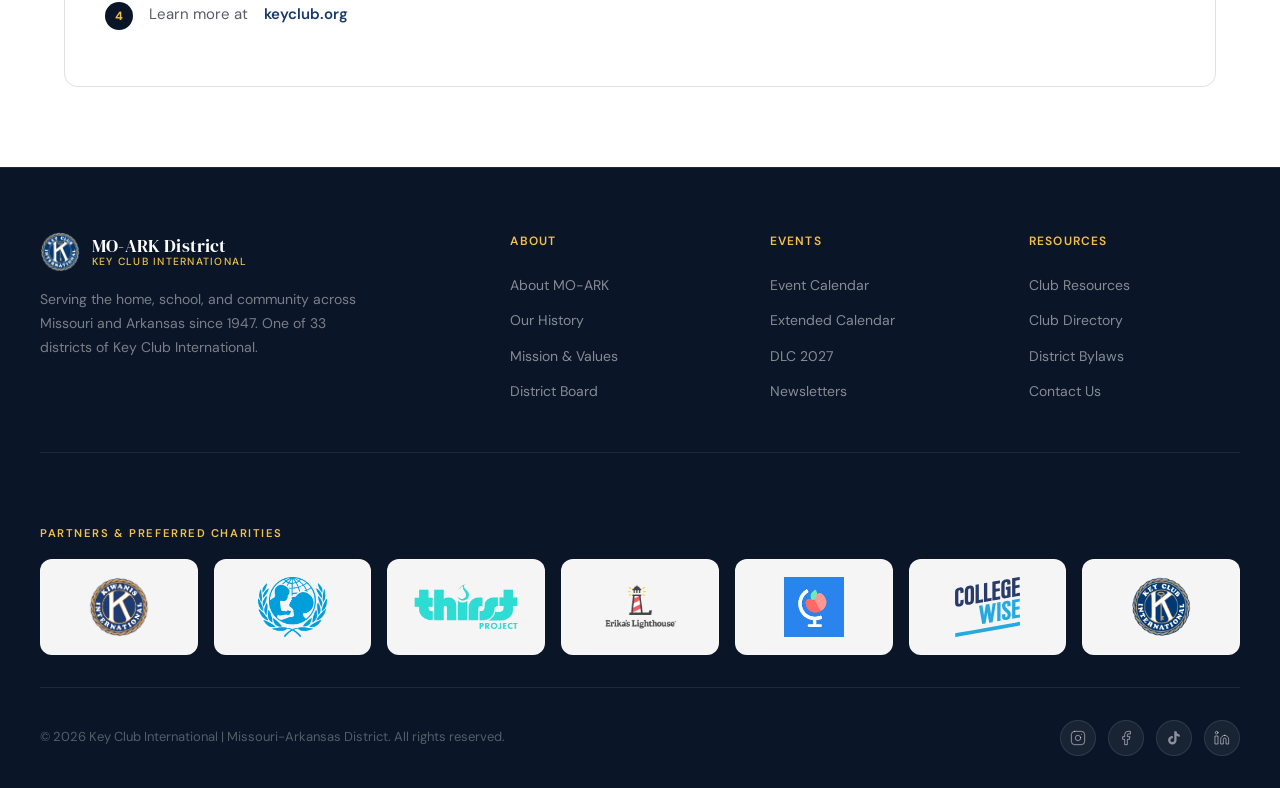
<file: resources.html>
<!DOCTYPE html>
<html lang="en">
<head>
<script src="marty-chat.js"></script>
<script src="site-search.js"></script>

<meta charset="UTF-8">
<link rel="icon" type="image/png" href="keyclub_logo.png">
<meta name="viewport" content="width=device-width, initial-scale=1.0">
<title>Resources | MO-ARK District Key Club</title>
<link rel="preconnect" href="https://fonts.googleapis.com">
<link rel="preconnect" href="https://fonts.gstatic.com" crossorigin>
<link href="https://fonts.googleapis.com/css2?family=DM+Serif+Display:ital@0;1&family=DM+Sans:wght@300;400;500;600&display=swap" rel="stylesheet">
<link rel="stylesheet" href="base.css">
<script src="components.js"></script>
<style>

  .page-header{padding-top:68px;background:var(--navy);position:relative;overflow:hidden;}
  .page-header-bg{position:absolute;inset:0;background:radial-gradient(ellipse at 70% 50%,rgba(200,150,42,0.12) 0%,transparent 60%);}
  .page-header-grid{position:absolute;inset:0;background-image:linear-gradient(rgba(255,255,255,0.02) 1px,transparent 1px),linear-gradient(90deg,rgba(255,255,255,0.02) 1px,transparent 1px);background-size:60px 60px;mask-image:radial-gradient(ellipse 100% 100% at 50% 50%,black 30%,transparent 100%);}
  .page-header-inner{position:relative;z-index:1;max-width:1200px;margin:0 auto;padding:4rem 1.5rem 3.5rem;}
  .page-eyebrow{display:inline-flex;align-items:center;gap:8px;background:rgba(200,150,42,0.15);border:1px solid rgba(200,150,42,0.3);border-radius:100px;padding:0.375rem 0.875rem;font-size:0.75rem;font-weight:600;color:var(--gold-lt);text-transform:uppercase;letter-spacing:0.1em;margin-bottom:1rem;}
  .page-title{font-family:var(--ff-display);font-size:clamp(2rem,4vw,3.25rem);color:var(--white);line-height:1.1;margin-bottom:1rem;}
  .page-title em{font-style:italic;color:var(--gold-lt);}
  .page-desc{font-size:1.0625rem;color:rgba(255,255,255,0.6);line-height:1.75;max-width:55ch;}
  .breadcrumb{background:var(--cream);border-bottom:1px solid var(--border);}
  .breadcrumb-inner{max-width:1200px;margin:0 auto;padding:0.75rem 1.5rem;display:flex;align-items:center;gap:0.5rem;font-size:0.8125rem;color:var(--muted);}
  .breadcrumb a{color:var(--blue);}
  .breadcrumb-sep{opacity:0.4;}

  .section{padding:5rem 1.5rem;max-width:1200px;margin:0 auto;}
  .section-label{font-size:0.7rem;text-transform:uppercase;letter-spacing:0.14em;font-weight:600;color:var(--gold);margin-bottom:0.75rem;}
  .section-title{font-family:var(--ff-display);font-size:clamp(1.75rem,3vw,2.5rem);line-height:1.1;color:var(--navy);margin-bottom:1rem;}
  .section-title em{font-style:italic;color:var(--blue);}
  .section-divider{border:none;border-top:2px solid var(--border);margin:0;}

  /* RESOURCE CARDS */
  .resource-grid{display:grid;grid-template-columns:repeat(auto-fill,minmax(300px,1fr));gap:1.5rem;margin-top:2.5rem;}
  .resource-card{background:var(--white);border:1px solid var(--border);border-radius:var(--radius);padding:2rem;display:flex;flex-direction:column;gap:1rem;transition:box-shadow var(--transition),transform var(--transition),border-color var(--transition);}
  .resource-card:hover{box-shadow:var(--shadow-hover);transform:translateY(-3px);border-color:rgba(200,150,42,0.4);}
  .resource-icon{width:48px;height:48px;background:var(--navy);border-radius:12px;display:flex;align-items:center;justify-content:center;}
  .resource-icon svg{width:24px;height:24px;stroke:var(--gold-lt);}
  .resource-card h3{font-family:var(--ff-display);font-size:1.25rem;color:var(--navy);}
  .resource-card p{font-size:0.875rem;color:var(--muted);line-height:1.65;flex:1;}
  .resource-btn{display:inline-flex;align-items:center;gap:0.5rem;padding:0.75rem 1.25rem;background:var(--gold);color:var(--navy);font-weight:700;border-radius:var(--radius-sm);font-size:0.875rem;transition:all var(--transition);align-self:flex-start;}
  .resource-btn:hover{background:var(--gold-lt);transform:translateY(-2px);box-shadow:0 4px 12px rgba(200,150,42,0.4);}
  .resource-btn-outline{background:transparent;border:2px solid var(--blue);color:var(--blue);}
  .resource-btn-outline:hover{background:var(--blue);color:var(--white);}

  /* FORMS SECTION */
  .forms-bg{background:var(--cream);padding:5rem 1.5rem;}
  .forms-inner{max-width:1200px;margin:0 auto;}
  .forms-grid{display:grid;grid-template-columns:1fr 1fr 1fr;gap:2rem;margin-top:2.5rem;}
  .forms-group{background:var(--white);border:1px solid var(--border);border-radius:var(--radius);padding:1.75rem;}
  .forms-group h4{font-family:var(--ff-display);font-size:1.125rem;color:var(--navy);margin-bottom:1.25rem;padding-bottom:0.75rem;border-bottom:2px solid var(--gold);}
  .form-link{display:flex;align-items:center;gap:0.625rem;padding:0.625rem 0;font-size:0.875rem;color:var(--blue);font-weight:500;border-bottom:1px solid var(--border);transition:color var(--transition),gap var(--transition);}
  .form-link:last-child{border-bottom:none;}
  .form-link:hover{color:var(--navy);gap:0.875rem;}
  .form-link::before{content:'→';font-size:0.75rem;opacity:0.6;}
  .examples-btn{display:inline-flex;align-items:center;gap:0.5rem;margin-top:1rem;padding:0.75rem 1.125rem;background:var(--gold);color:var(--navy);font-weight:700;font-size:0.875rem;border-radius:var(--radius-sm);transition:all var(--transition);align-self:flex-start;}
  .examples-btn:hover{background:var(--gold-lt);transform:translateY(-2px);box-shadow:0 4px 12px rgba(200,150,42,0.4);}

  /* DUES SECTION */
  .dues-card{background:var(--white);border:1px solid var(--border);border-radius:var(--radius);padding:2.5rem;margin-top:2.5rem;}
  .dues-card h3{font-family:var(--ff-display);font-size:1.375rem;color:var(--navy);margin-bottom:1rem;}
  .dues-steps{counter-reset:steps;display:flex;flex-direction:column;gap:0.75rem;margin:1rem 0;}
  .dues-step{counter-increment:steps;display:flex;gap:1rem;align-items:flex-start;font-size:0.9375rem;color:var(--muted);line-height:1.6;}
  .dues-step::before{content:counter(steps);display:flex;align-items:center;justify-content:center;width:28px;height:28px;background:var(--navy);color:var(--gold-lt);border-radius:50%;font-size:0.75rem;font-weight:700;flex-shrink:0;}
  .dues-step a{color:var(--blue);font-weight:600;}
  .dues-step a:hover{text-decoration:underline;}

  footer{background:var(--navy);border-top:1px solid rgba(255,255,255,0.08);padding:4rem 1.5rem 2rem;}
  .footer-inner{max-width:1200px;margin:0 auto;}
  .footer-top{display:grid;grid-template-columns:2fr 1fr 1fr 1fr;gap:3rem;padding-bottom:3rem;border-bottom:1px solid rgba(255,255,255,0.08);margin-bottom:2.5rem;}
  .footer-brand p{font-size:0.875rem;color:rgba(255,255,255,0.45);line-height:1.7;margin-top:1rem;max-width:32ch;}
  .footer-col h4{font-size:0.75rem;text-transform:uppercase;letter-spacing:0.1em;color:var(--gold-lt);font-weight:600;margin-bottom:1.25rem;}
  .footer-col ul{display:flex;flex-direction:column;gap:0.625rem;}
  .footer-col ul li a{font-size:0.875rem;color:rgba(255,255,255,0.5);transition:color var(--transition);}
  .footer-col ul li a:hover{color:var(--white);}
  .footer-bottom{display:flex;align-items:center;justify-content:space-between;flex-wrap:wrap;gap:1rem;}
  .footer-copy{font-size:0.8125rem;color:rgba(255,255,255,0.3);}
  .footer-socials{display:flex;gap:0.75rem;}
  .footer-social{width:36px;height:36px;background:rgba(255,255,255,0.06);border:1px solid rgba(255,255,255,0.1);border-radius:50%;display:flex;align-items:center;justify-content:center;color:rgba(255,255,255,0.5);transition:background var(--transition),color var(--transition),border-color var(--transition);}
  .footer-social:hover{background:var(--gold);border-color:var(--gold);color:var(--navy);}
  .footer-social svg{width:16px;height:16px;}

  .fade-in{opacity:0;transform:translateY(20px);transition:opacity 0.6s ease,transform 0.6s ease;}
  .fade-in.visible{opacity:1;transform:translateY(0);}

  @media(max-width:1024px){.forms-grid{grid-template-columns:1fr 1fr;}.footer-top{grid-template-columns:1fr 1fr;}}
  @media(max-width:768px){.nav-links{display:none;}.nav-toggle{display:flex;}.forms-grid{grid-template-columns:1fr;}.resource-grid{grid-template-columns:1fr;}.footer-top{grid-template-columns:1fr;}}
</style>
</head>
<body>

<nav class="nav" id="nav">
  <div class="nav-inner">
    <a href="index.html" class="nav-logo" aria-label="MO-ARK Key Club Home">
      <img src="keyclub_logo.png" alt="Key Club Logo" style="width:40px;height:40px;border-radius:50%;object-fit:cover;">
      <div class="nav-logo-text">
        <span class="nav-logo-name">MO-ARK District</span>
        <span class="nav-logo-sub">Key Club International</span>
      </div>
    </a>
    <ul class="nav-links" role="list">
      <li class="nav-item">
        <a href="about.html" class="nav-link">About
          <svg viewBox="0 0 12 12" fill="none" stroke="currentColor" stroke-width="1.5" stroke-linecap="round"><path d="M2 4l4 4 4-4"/></svg>
        </a>
        <div class="nav-dropdown">
          <a href="about.html">About MO-ARK</a>
          <a href="about.html#history">Our History</a>
          <a href="about.html#mission">Mission &amp; Values</a>
          <div class="nav-dropdown-divider"></div>
          <a href="contact.html">Contact Us</a>
        </div>
      </li>
      <li class="nav-item">
        <a href="our-district.html" class="nav-link">Our District
          <svg viewBox="0 0 12 12" fill="none" stroke="currentColor" stroke-width="1.5" stroke-linecap="round"><path d="M2 4l4 4 4-4"/></svg>
        </a>
        <div class="nav-dropdown">
          <a href="our-district.html#board">District Board</a>
          <a href="our-district.html#clubs">Club Directory</a>
          <a href="our-district.html#bylaws">District Bylaws</a>
        </div>
      </li>
      <li><a href="newsletters.html" class="nav-link">Newsletters</a></li>
      <li><a href="resources.html" class="nav-link active">Resources</a></li>
      <li class="nav-item">
        <a href="dlc.html" class="nav-link">Events
          <svg viewBox="0 0 12 12" fill="none" stroke="currentColor" stroke-width="1.5" stroke-linecap="round"><path d="M2 4l4 4 4-4"/></svg>
        </a>
        <div class="nav-dropdown">
          <a href="dlc.html">DLC 2027</a>
          <a href="dlc.html#calendar">Event Calendar</a>
          <a href="resources.html#forms">DLC Forms</a>
        </div>
      </li>
      <li><a href="contact.html" class="nav-cta nav-link">Contact Us</a></li>
    </ul>
    <button class="nav-toggle" id="navToggle" aria-label="Toggle menu" aria-expanded="false">
      <span></span><span></span><span></span>
    </button>
  </div>
</nav>
<div class="nav-mobile" id="navMobile">
  <div class="nav-mobile-section">About</div>
  <a href="about.html">About MO-ARK</a>
  <a href="about.html#history">Our History</a>
  <a href="about.html#mission">Mission &amp; Values</a>
  <div class="nav-mobile-section">District</div>
  <a href="our-district.html#board">District Board</a>
  <a href="our-district.html#clubs">Club Directory</a>
  <a href="our-district.html#bylaws">District Bylaws</a>
  <div class="nav-mobile-section">Events &amp; Resources</div>
  <a href="newsletters.html">Newsletters</a>
  <a href="resources.html">Resources</a>
  <a href="dlc.html">DLC 2027</a>
  <div class="nav-mobile-section">Connect</div>
  <a href="contact.html">Contact Us</a>
</div>

<div class="page-header">
  <div class="page-header-bg"></div>
  <div class="page-header-grid"></div>
  <div class="page-header-inner">
    <div class="page-eyebrow">Club Toolkit</div>
    <h1 class="page-title">District <em>Resources</em></h1>
    <p class="page-desc">Service project guides, officer guidebooks, monthly report forms, graphics, and everything your club needs to succeed.</p>
  </div>
</div>

<div class="breadcrumb">
  <div class="breadcrumb-inner">
    <a href="index.html">Home</a>
    <span class="breadcrumb-sep">›</span>
    <span>Resources</span>
  </div>
</div>

<!-- CLUB RESOURCES -->
<div class="section" id="club">
  <div class="section-label fade-in">For Club Officers</div>
  <h2 class="section-title fade-in">Club <em>Resources</em></h2>
  <p style="font-size:1rem;color:var(--muted);line-height:1.7;max-width:65ch;margin-top:0.5rem;" class="fade-in">Use this page as a guide to service projects, forms, graphics, and more. Click on the links below to check out our resources for your club.</p>
  <div class="resource-grid">
    <div class="resource-card fade-in">
      <div class="resource-icon">
        <svg viewBox="0 0 24 24" fill="none" stroke-width="1.5" stroke-linecap="round" stroke-linejoin="round"><path d="M4 19.5A2.5 2.5 0 0 1 6.5 17H20"/><path d="M6.5 2H20v20H6.5A2.5 2.5 0 0 1 4 19.5v-15A2.5 2.5 0 0 1 6.5 2z"/></svg>
      </div>
      <h3>Club Officer Guidebooks</h3>
      <p>Key Club International has provided PDF guidebooks for each member of your club's officer cabinet — downloads for every club officer position.</p>
      <a href="https://www.keyclub.org/resources/officer-guides-club-officers-lieutenant-governors/" class="resource-btn" target="_blank">Club Officer Guidebooks →</a>
    </div>
    <div class="resource-card fade-in">
      <div class="resource-icon">
        <svg viewBox="0 0 24 24" fill="none" stroke-width="1.5" stroke-linecap="round" stroke-linejoin="round"><path d="M14 2H6a2 2 0 0 0-2 2v16a2 2 0 0 0 2 2h12a2 2 0 0 0 2-2V8z"/><polyline points="14,2 14,8 20,8"/><line x1="16" y1="13" x2="8" y2="13"/><line x1="16" y1="17" x2="8" y2="17"/><polyline points="10,9 9,9 8,9"/></svg>
      </div>
      <h3>Monthly Report Forms</h3>
      <p>Submit your club's monthly activity reports. Keeping up with these is how your club tracks service hours and stays engaged with the district.</p>
      <a href="https://engage.kiwanis.org" class="resource-btn" target="_blank">Monthly Report Forms →</a>
    </div>
    <div class="resource-card fade-in" id="style-guide">
      <div class="resource-icon">
        <svg viewBox="0 0 24 24" fill="none" stroke-width="1.5" stroke-linecap="round" stroke-linejoin="round"><circle cx="13.5" cy="6.5" r="3.5"/><circle cx="17.5" cy="13.5" r="3.5"/><circle cx="8.5" cy="14.5" r="3.5"/></svg>
      </div>
      <h3>Key Club Style Guide</h3>
      <p>Official graphics, wordmarks, and seals created by Key Club International. Contains helpful design tips for club newsletters, advertisements, and documents.</p>
      <a href="https://www.keyclub.org/resources/key-club-brand-guide/" class="resource-btn" target="_blank">Download Style Guide →</a>
    </div>
    <div class="resource-card fade-in">
      <div class="resource-icon">
        <svg viewBox="0 0 24 24" fill="none" stroke-width="1.5" stroke-linecap="round" stroke-linejoin="round"><path d="M17 21v-2a4 4 0 0 0-4-4H5a4 4 0 0 0-4 4v2"/><circle cx="9" cy="7" r="4"/><path d="M23 21v-2a4 4 0 0 0-3-3.87"/><path d="M16 3.13a4 4 0 0 1 0 7.75"/></svg>
      </div>
      <h3>Membership Dues</h3>
      <p>Learn how to collect and submit your club's annual dues through the Membership Update Center. Keeps your club in good standing with Key Club International.</p>
      <a href="#" class="resource-btn resource-btn-outline">Learn About Dues →</a>
    </div>
    <div class="resource-card fade-in">
      <div class="resource-icon">
        <svg viewBox="0 0 24 24" fill="none" stroke-width="1.5" stroke-linecap="round" stroke-linejoin="round"><path d="M12 2L2 7l10 5 10-5-10-5zM2 17l10 5 10-5M2 12l10 5 10-5"/></svg>
      </div>
      <h3>Programs &amp; Charities</h3>
      <p>Explore Key Club's preferred charities like UNICEF and Thirst Project, service partners like CollegeWise, and youth programs like the Youth Opportunities Fund.</p>
      <a href="programs-charities.html" class="resource-btn resource-btn-outline">View Programs →</a>
    </div>
    <div class="resource-card fade-in">
      <div class="resource-icon">
        <svg viewBox="0 0 24 24" fill="none" stroke-width="1.5" stroke-linecap="round" stroke-linejoin="round"><rect x="3" y="4" width="18" height="18" rx="2"/><line x1="16" y1="2" x2="16" y2="6"/><line x1="8" y1="2" x2="8" y2="6"/><line x1="3" y1="10" x2="21" y2="10"/></svg>
      </div>
      <h3>DLC Forms &amp; Information</h3>
      <p>Access registration forms, award applications, candidate packets, and contest entries for the District Leadership Conference.</p>
      <a href="dlc.html#forms" class="resource-btn resource-btn-outline">DLC Forms →</a>
    </div>
  </div>
</div>

<hr class="section-divider">

<!-- MONTHLY REPORT FORMS + DLC FORMS -->
<div class="forms-bg" id="forms">
  <div class="forms-inner">
    <div class="section-label fade-in">DLC 2027</div>
    <h2 class="section-title fade-in">Forms &amp; <em>Applications</em></h2>
    <p style="font-size:1rem;color:var(--muted);line-height:1.7;max-width:60ch;margin-top:0.5rem;" class="fade-in">All forms due <strong>February 1st, 2027</strong> unless stated otherwise. All paper forms (PDFs) to be turned in at DLC. Submitting by Feb 1st allows your chapter to appear on the back of the DLC t-shirt.</p>

    <div class="forms-grid">
      <div class="forms-group fade-in">
        <h4>Registration</h4>
        <!-- file #25 = link #25 = https://drive.google.com/file/d/1HVkSVDxGZCHZRCUxNV2ifX1luQNUFJAO/view?usp=drive_link -->
        <a href="https://drive.google.com/file/d/1HVkSVDxGZCHZRCUxNV2ifX1luQNUFJAO/view?usp=drive_link" class="form-link" target="_blank">Certificate of Club Elections</a>
        <!-- file #23 = link #23 = https://drive.google.com/file/d/1pAJ5yCMGyS8UR7q3pokeIPimYAzSLa0_/view?usp=drive_link -->
        <a href="https://drive.google.com/file/d/1pAJ5yCMGyS8UR7q3pokeIPimYAzSLa0_/view?usp=drive_link" class="form-link" target="_blank">Code of Conduct Form</a>
        <!-- file #18 = link #18 = https://drive.google.com/file/d/1nky0fivb-B7Pieo1SZ0F2G0cSwpO_qE7/view?usp=drive_link -->
        <a href="https://drive.google.com/file/d/1nky0fivb-B7Pieo1SZ0F2G0cSwpO_qE7/view?usp=drive_link" class="form-link" target="_blank">Delegate Certification Form</a>
        <!-- file #24 = link #24 = https://drive.google.com/file/d/1A-rOSbB09VOULhbYx1uMUg2ixmwJ99S2/view?usp=drive_link -->
        <a href="https://drive.google.com/file/d/1A-rOSbB09VOULhbYx1uMUg2ixmwJ99S2/view?usp=drive_link" class="form-link" target="_blank">Conference Registration Form</a>
        <!-- file #19 = link #19 = https://drive.google.com/file/d/1uujtXGMQFW0c60x76oHoa6AGjvyG2w3f/view?usp=drive_link -->
        <a href="https://drive.google.com/file/d/1uujtXGMQFW0c60x76oHoa6AGjvyG2w3f/view?usp=drive_link" class="form-link" target="_blank">Hotel Registration Form</a>
        <!-- file #22 = link #22 = https://drive.google.com/file/d/1Gsng8W7pnCbaU3YRYTcGgUAy3F6ERNvV/view?usp=drive_link -->
        <a href="https://drive.google.com/file/d/1Gsng8W7pnCbaU3YRYTcGgUAy3F6ERNvV/view?usp=drive_link" class="form-link" target="_blank">Medical Release Form</a>
        <!-- file #26 = link #26 = https://drive.google.com/file/d/1G8V7TvTfrIXd4QIB5BQL2AKet0AmzIWS/view?usp=drive_link -->
        <a href="https://drive.google.com/file/d/1zXUoF8-0E7wzK7vTcx0Sr6cKaQMt5Dhu/view?usp=sharing" class="form-link" target="_blank">Ad Sales Form</a>
      </div>

      <div class="forms-group fade-in">
        <h4>Awards</h4>
        <!-- file #31 = link #31 = https://drive.google.com/file/d/1fod0SrBWEZckXhy8SyKXor_F64yvI9pc/view?usp=drive_link -->
        <a href="https://drive.google.com/file/d/1fod0SrBWEZckXhy8SyKXor_F64yvI9pc/view?usp=drive_link" class="form-link" target="_blank">Member of the Year Award</a>
        <!-- file #27 = link #27 = https://drive.google.com/file/d/1fUF9Whq9060rTYrXheoQSjI-QcPwxm_i/view?usp=drive_link -->
        <a href="https://drive.google.com/file/d/1fUF9Whq9060rTYrXheoQSjI-QcPwxm_i/view?usp=drive_link" class="form-link" target="_blank">Public Relations Award</a>
        <!-- file #29 = link #29 = https://drive.google.com/file/d/1Cwx0fmkQLA-HZljbB83hKVO6jfnAl8NA/view?usp=drive_link -->
        <a href="https://drive.google.com/file/d/1Cwx0fmkQLA-HZljbB83hKVO6jfnAl8NA/view?usp=drive_link" class="form-link" target="_blank">Single Service Award</a>
        <!-- file #21 = link #21 = https://drive.google.com/file/d/1TkIGcDkFaufuPujlcVt8IW-O78RKOcX4/view?usp=drive_link -->
        <a href="https://drive.google.com/file/d/1TkIGcDkFaufuPujlcVt8IW-O78RKOcX4/view?usp=drive_link" class="form-link" target="_blank">Major Emphasis Award</a>
        <!-- file #30 = link #30 = https://drive.google.com/file/d/1OeDPVvtxcjTLiuU8qTu8p_PkUwhMSjEP/view?usp=drive_link -->
        <a href="https://drive.google.com/file/d/1OeDPVvtxcjTLiuU8qTu8p_PkUwhMSjEP/view?usp=drive_link" class="form-link" target="_blank">Annual Achievement Report</a>
        <!-- file #20 = link #20 = https://drive.google.com/file/d/1H7Jp97OyGEjYtzQaS6W-oQ9MFwF0D7hN/view?usp=drive_link -->
        <a href="https://drive.google.com/file/d/1H7Jp97OyGEjYtzQaS6W-oQ9MFwF0D7hN/view?usp=drive_link" class="form-link" target="_blank">Key of Honor Nomination</a>
        <!-- file #28 = link #28 = https://drive.google.com/file/d/1fL_xhmpb8iaKqB5rqYskBt-RU_phHqwB/view?usp=drive_link -->
        <a href="https://drive.google.com/file/d/1fL_xhmpb8iaKqB5rqYskBt-RU_phHqwB/view?usp=drive_link" class="form-link" target="_blank">Signature Project</a>
        <!-- file #32 = link #32 = https://drive.google.com/file/d/1mlaDrvMrpYfV_zecxJToLt2B6nXuJA0t/view?usp=drive_link -->
        <a href="https://drive.google.com/file/d/1mlaDrvMrpYfV_zecxJToLt2B6nXuJA0t/view?usp=drive_link" class="form-link" target="_blank">Outstanding Faculty Advisor/Kiwanis Sponsor Award</a>
      </div>

      <div class="forms-group fade-in">
        <h4>Contests</h4>
        <!-- file #7 = link #7 = https://drive.google.com/file/d/1IrrcXv_s6cbYraa2fVStchqq0sHDkyiW/view?usp=drive_link -->
        <a href="https://drive.google.com/file/d/1WLbvenmwx95RDaCtHBMT9PTsJD97SJFm/view?usp=sharing" class="form-link" target="_blank">Year in Review Contest</a>
        <!-- file #5 = link #5 = https://drive.google.com/file/d/1yE2ZQX2ymlsKtjDjvAM-YVRHIWd3cSWv/view?usp=drive_link -->
        <a href="https://drive.google.com/file/d/1Jt3H7EGQOaetXGTKMuMFUnsQHre63XqL/view?usp=drive_link" class="form-link" target="_blank">Talent Contest Entry</a>
        <!-- file #4 = link #4 = https://drive.google.com/file/d/1ZumfV5pEQNg__x2WZTzI00BB4wTOCjMF/view?usp=drive_link -->
        <a href="https://drive.google.com/file/d/1IrrcXv_s6cbYraa2fVStchqq0sHDkyiW/view?usp=drive_link" class="form-link" target="_blank">Show Your K Contest</a>
        <!-- file #6 = link #6 = https://drive.google.com/file/d/1JoE0Vr7m4J1afcsV5lC2i2L_f_uQyvSo/view?usp=drive_link -->
        <a href="https://drive.google.com/file/d/1ugj42vq0x3UPqdvCJEsskNtj46QLdt2E/view?usp=sharing" class="form-link" target="_blank">Video Contest Entry</a>
        <!-- file #3 = link #3 = https://drive.google.com/file/d/1Hes8LJF3_izSnKaxdntOHp1tuy9gGDoH/view?usp=drive_link -->
        <a href="https://drive.google.com/file/d/1Hes8LJF3_izSnKaxdntOHp1tuy9gGDoH/view?usp=drive_link" class="form-link" target="_blank">Oratory Contest Entry</a>
        <!-- file #1 = link #1 = https://drive.google.com/file/d/1n28Cjt7wuk2Ic73-cOW_V2qHhFJ-wT8Z/view?usp=drive_link -->
        <a href="https://drive.google.com/file/d/1n28Cjt7wuk2Ic73-cOW_V2qHhFJ-wT8Z/view?usp=drive_link" class="form-link" target="_blank">Nondigital Poster Submission (PDF)</a>
        <!-- file #2 = link #2 = https://drive.google.com/file/d/1PY9_3JL8_Zp94VQ1gkqC3i2aVSADhKnS/view?usp=drive_link -->
        <a href="https://drive.google.com/file/d/1PY9_3JL8_Zp94VQ1gkqC3i2aVSADhKnS/view?usp=drive_link" class="form-link" target="_blank">Digital Poster Submission</a>
        <a href="past-contest-examples.html" class="examples-btn">
          <svg width="16" height="16" viewBox="0 0 24 24" fill="none" stroke="currentColor" stroke-width="2" stroke-linecap="round" stroke-linejoin="round"><polygon points="5,3 19,12 5,21 5,3"/></svg>
          Past Contest Examples
        </a>
      </div>

      <div class="forms-group fade-in">
        <h4>District Candidate Packets</h4>
        <!-- file #17 = link #17 = https://drive.google.com/file/d/1CKT0buUzjQuL6cTZKzZVQrDIPs3XarlP/view?usp=drive_link -->
        <a href="https://drive.google.com/file/d/1CKT0buUzjQuL6cTZKzZVQrDIPs3XarlP/view?usp=drive_link" class="form-link" target="_blank">Webmaster's Cand. Packet</a>
        <!-- file #16 = link #16 = https://drive.google.com/file/d/1FhUQEQyi7fOWK7pXnc4IX6cZvTBB9_Yv/view?usp=drive_link -->
        <a href="https://drive.google.com/file/d/1FhUQEQyi7fOWK7pXnc4IX6cZvTBB9_Yv/view?usp=drive_link" class="form-link" target="_blank">Treasurer's Cand. Packet</a>
        <!-- file #15 = link #15 = https://drive.google.com/file/d/1EK0Sz1lakkePRUpeTh8mKTx5lPHrCLyr/view?usp=drive_link -->
        <a href="https://drive.google.com/file/d/1EK0Sz1lakkePRUpeTh8mKTx5lPHrCLyr/view?usp=drive_link" class="form-link" target="_blank">Secretary's Cand. Packet</a>
        <!-- file #12 = link #12 = https://drive.google.com/file/d/1JIiA5sNaoFTLYeoV4oD2XfJ9911HWwsl/view?usp=drive_link -->
        <a href="https://drive.google.com/file/d/114ywjp-eHtDtTchr6kaAyyjs6kwn1fhl/view?usp=sharing" class="form-link" target="_blank">Editor's Cand. Packet</a>
        <!-- file #13 = link #13 = https://drive.google.com/file/d/1WLbvenmwx95RDaCtHBMT9PTsJD97SJFm/view?usp=drive_link -->
        <a href="https://drive.google.com/file/d/1JIiA5sNaoFTLYeoV4oD2XfJ9911HWwsl/view?usp=sharing" class="form-link" target="_blank">Governor's Cand. Packet</a>
        <!-- file #14 = link #14 = https://drive.google.com/file/d/1mCblITpUBmc8sOHOwnCdTQNJM2_Dyk1F/view?usp=drive_link -->
        <a href="https://drive.google.com/file/d/1mCblITpUBmc8sOHOwnCdTQNJM2_Dyk1F/view?usp=drive_link" class="form-link" target="_blank">Lt. Governor's Cand. Packet</a>
        <p style="font-size:0.8rem;color:var(--muted);margin-top:0.75rem;">All candidates must sign the Reimbursement and Calendar agreement found in their respective packets.</p>
      </div>

      <div class="forms-group fade-in">
        <h4>Distinguished Club Member Forms</h4>
        <!-- file #11 = link #11 = https://drive.google.com/file/d/1ugj42vq0x3UPqdvCJEsskNtj46QLdt2E/view?usp=drive_link -->
        <a href="https://drive.google.com/file/d/1LqCix_JvafYn_ocrwltCd3xvI3oxO1-0/view?usp=drive_link" class="form-link" target="_blank">Distinguished Vice President</a>
        <!-- file #10 = link #10 = https://drive.google.com/file/d/114ywjp-eHtDtTchr6kaAyyjs6kwn1fhl/view?usp=drive_link -->
        <a href="https://drive.google.com/file/d/1JoE0Vr7m4J1afcsV5lC2i2L_f_uQyvSo/view?usp=drive_link" class="form-link" target="_blank">Distinguished Treasurer</a>
        <!-- file #9 = link #9 = https://drive.google.com/file/d/1Jt3H7EGQOaetXGTKMuMFUnsQHre63XqL/view?usp=drive_link -->
        <a href="https://drive.google.com/file/d/1yE2ZQX2ymlsKtjDjvAM-YVRHIWd3cSWv/view?usp=drive_link" class="form-link" target="_blank">Distinguished Secretary</a>
        <!-- file #8 = link #8 = https://drive.google.com/file/d/1LqCix_JvafYn_ocrwltCd3xvI3oxO1-0/view?usp=drive_link -->
        <a href="https://drive.google.com/file/d/1ZumfV5pEQNg__x2WZTzI00BB4wTOCjMF/view?usp=drive_link" class="form-link" target="_blank">Distinguished President</a>
      </div>

      <div class="forms-group fade-in" style="background:var(--navy);color:var(--white);">
        <h4 style="color:var(--gold-lt);border-color:rgba(200,150,42,0.4);">Quick Links</h4>
        <a href="dlc.html" class="form-link" style="color:rgba(255,255,255,0.7);border-color:rgba(255,255,255,0.1);">DLC Overview &amp; Info</a>
        <a href="dlc.html#calendar" class="form-link" style="color:rgba(255,255,255,0.7);border-color:rgba(255,255,255,0.1);">Event Calendar</a>
        <a href="newsletters.html" class="form-link" style="color:rgba(255,255,255,0.7);border-color:rgba(255,255,255,0.1);">District Newsletters</a>
        <a href="our-district.html#board" class="form-link" style="color:rgba(255,255,255,0.7);border-color:rgba(255,255,255,0.1);">District Board</a>
        <a href="contact.html" class="form-link" style="color:rgba(255,255,255,0.7);border-color:rgba(255,255,255,0.1);">Contact Us</a>
      </div>
    </div>
  </div>
</div>

<!-- DUES SECTION -->
<div class="section">
  <div class="section-label fade-in">Membership</div>
  <h2 class="section-title fade-in">Club <em>Dues</em></h2>
  <div class="dues-card fade-in">
    <h3>How do I pay my club's dues?</h3>
    <div class="dues-steps">
      <div class="dues-step">Collect information from each member of your club (email addresses, year of graduation, etc.)</div>
      <div class="dues-step">Visit the <a href="https://www.keyclub.org/resources/membership-update-center/" target="_blank">Membership Update Center</a> — here you can add, remove, or update members and officers of your club.</div>
      <div class="dues-step">Submit your club's payment online. Alternatively, you may print an invoice and send it along with a check to Kiwanis Youth Programs, P.O. Box 6069, Dept. 123, Indianapolis, Indiana, 46206.</div>
      <div class="dues-step">Learn more at <a href="https://www.keyclub.org" target="_blank">keyclub.org</a></div>
    </div>
  </div>
</div>

<footer>
  <div class="footer-inner">
    <div class="footer-top">
      <div class="footer-brand">
        <div class="nav-logo" style="margin-bottom:0.5rem;">
          <img src="keyclub_logo.png" alt="Key Club Logo" style="width:40px;height:40px;border-radius:50%;object-fit:cover;">
          <div class="nav-logo-text">
            <span class="nav-logo-name">MO-ARK District</span>
            <span class="nav-logo-sub">Key Club International</span>
          </div>
        </div>
        <p>Serving the home, school, and community across Missouri and Arkansas since 1947. One of 33 districts of Key Club International.</p>
      </div>
      <div class="footer-col">
        <h4>About</h4>
        <ul>
          <li><a href="about.html">About MO-ARK</a></li>
          <li><a href="about.html#history">Our History</a></li>
          <li><a href="about.html#mission">Mission &amp; Values</a></li>
          <li><a href="our-district.html#board">District Board</a></li>
        </ul>
      </div>
      <div class="footer-col">
        <h4>Events</h4>
        <ul>
          <li><a href="dlc.html#calendar">Event Calendar</a></li>
          <li><a href="extended-calendar.html">Extended Calendar</a></li>
          <li><a href="dlc.html">DLC 2027</a></li>
          <li><a href="newsletters.html">Newsletters</a></li>
        </ul>
      </div>
      <div class="footer-col">
        <h4>Resources</h4>
        <ul>
          <li><a href="resources.html#club">Club Resources</a></li>
          <li><a href="our-district.html#clubs">Club Directory</a></li>
          <li><a href="our-district.html#bylaws">District Bylaws</a></li>
          <li><a href="contact.html">Contact Us</a></li>
        </ul>
      </div>
    </div>

    <div class="footer-partners">
      <div class="footer-partners-label">Partners &amp; Preferred Charities</div>
      <div class="footer-partners-row">
        <a href="https://www.kiwanis.org" target="_blank" rel="noopener" class="footer-partner" title="Kiwanis International — our parent organization"><img src="Images/Kiwanis International Logo.png" alt="Kiwanis International"></a>
        <a href="https://www.unicefusa.org" target="_blank" rel="noopener" class="footer-partner" title="UNICEF — Trick-or-Treat for UNICEF partner"><img src="Images/UNICEF Logo.png" alt="UNICEF"></a>
        <a href="https://www.thirstproject.org" target="_blank" rel="noopener" class="footer-partner" title="Thirst Project — clean-water preferred charity"><img src="Images/Thirst Project Logo.png" alt="Thirst Project"></a>
        <a href="https://www.erikaslighthouse.org" target="_blank" rel="noopener" class="footer-partner" title="Erika's Lighthouse — youth mental health partner"><img src="Images/Erika&apos;s Lighthouse Logo.png" alt="Erika&apos;s Lighthouse"></a>
        <a href="https://schoolhouse.world" target="_blank" rel="noopener" class="footer-partner" title="Schoolhouse — peer tutoring service partner"><img src="Images/Schoolhouse Logo.png" alt="Schoolhouse"></a>
        <a href="https://www.collegewise.com" target="_blank" rel="noopener" class="footer-partner" title="CollegeWise — college admissions service partner"><img src="Images/Collegewise Logo.svg" alt="CollegeWise"></a>
        <a href="https://www.keyclub.org" target="_blank" rel="noopener" class="footer-partner" title="Key Club International"><img src="Images/Key Club Logo.png" alt="Key Club International"></a>
      </div>
    </div>

    <div class="footer-bottom">
      <p class="footer-copy">© 2026 Key Club International | Missouri-Arkansas District. All rights reserved.</p>
      <div class="footer-socials">
        <a href="https://www.instagram.com/moarkdistrict/" class="footer-social" aria-label="Instagram" target="_blank" rel="noopener"><svg viewBox="0 0 24 24" fill="none" stroke="currentColor" stroke-width="1.5" stroke-linecap="round" stroke-linejoin="round"><rect x="2" y="2" width="20" height="20" rx="5"/><path d="M16 11.37A4 4 0 1 1 12.63 8 4 4 0 0 1 16 11.37z"/><line x1="17.5" y1="6.5" x2="17.51" y2="6.5"/></svg></a>
        <a href="#" class="footer-social" aria-label="Facebook"><svg viewBox="0 0 24 24" fill="none" stroke="currentColor" stroke-width="1.5" stroke-linecap="round" stroke-linejoin="round"><path d="M18 2h-3a5 5 0 0 0-5 5v3H7v4h3v8h4v-8h3l1-4h-4V7a1 1 0 0 1 1-1h3z"/></svg></a>
        <a href="#" class="footer-social" aria-label="TikTok"><svg viewBox="0 0 24 24" fill="currentColor"><path d="M19.59 6.69a4.83 4.83 0 0 1-3.77-4.25V2h-3.45v13.67a2.89 2.89 0 0 1-2.88 2.5 2.89 2.89 0 0 1-2.89-2.89 2.89 2.89 0 0 1 2.89-2.89c.28 0 .54.04.79.1V9.01a6.33 6.33 0 0 0-.79-.05A6.34 6.34 0 0 0 3.15 15.3 6.34 6.34 0 0 0 9.49 21.6a6.34 6.34 0 0 0 6.34-6.34V8.69a8.18 8.18 0 0 0 4.81 1.55V6.79a4.85 4.85 0 0 1-1.05-.1z"/></svg></a>
        <a href="#" class="footer-social" aria-label="LinkedIn"><svg viewBox="0 0 24 24" fill="none" stroke="currentColor" stroke-width="1.5" stroke-linecap="round" stroke-linejoin="round"><path d="M16 8a6 6 0 0 1 6 6v7h-4v-7a2 2 0 0 0-2-2 2 2 0 0 0-2 2v7h-4v-7a6 6 0 0 1 6-6z"/><rect x="2" y="9" width="4" height="12"/><circle cx="4" cy="4" r="2"/></svg></a>
      </div>
    </div>
  </div>
</footer>

<script>
  const observer = new IntersectionObserver((entries) => {
    entries.forEach((entry, i) => {
      if (entry.isIntersecting) { setTimeout(() => entry.target.classList.add('visible'), i * 80); observer.unobserve(entry.target); }
    });
  }, {threshold:0.12, rootMargin:'0px 0px -40px 0px'});
  document.querySelectorAll('.fade-in').forEach(el => observer.observe(el));
</script>
</body>
</html>
</file>
<file: base.css>
/* ============================================================
   base.css — MO-ARK District Key Club
   Shared across all pages. Edit here once, applies everywhere.
   ============================================================ */

/* ============================================================
   DESIGN TOKENS
   ============================================================ */
:root {
  --navy:   #0A1628;
  --blue:   #1A3A6B;
  --gold:   #C8962A;
  --gold-lt:#F0C14B;
  --cream:  #F7F4EE;
  --white:  #FFFFFF;
  --text:   #1C1C1C;
  --muted:  #5A5A6A;
  --border: rgba(10,22,40,0.12);
  --radius: 14px;
  --radius-sm: 8px;
  --ff-display: 'DM Serif Display', Georgia, serif;
  --ff-body:    'DM Sans', system-ui, sans-serif;
  --transition: 0.25s cubic-bezier(0.4,0,0.2,1);
  --shadow-card: 0 2px 12px rgba(10,22,40,0.08), 0 1px 3px rgba(10,22,40,0.06);
  --shadow-hover: 0 8px 32px rgba(10,22,40,0.14), 0 2px 8px rgba(10,22,40,0.08);
}


/* ============================================================
   RESET & BASE
   ============================================================ */
*, *::before, *::after { box-sizing: border-box; margin: 0; padding: 0; }
html { scroll-behavior: smooth; font-size: 16px; }
body {
  font-family: var(--ff-body);
  color: var(--text);
  background: var(--white);
  line-height: 1.6;
  overflow-x: hidden;
}
img { max-width: 100%; display: block; }
a { color: inherit; text-decoration: none; }
ul { list-style: none; }

/* ============================================================
   NAVIGATION
   ============================================================ */
.nav {
  position: fixed; top: 0; left: 0; right: 0; z-index: 1000;
  background: rgba(10, 22, 40, 0.96);
  backdrop-filter: blur(12px);
  -webkit-backdrop-filter: blur(12px);
  border-bottom: 1px solid rgba(255,255,255,0.08);
  transition: box-shadow var(--transition);
}
.nav.scrolled { box-shadow: 0 4px 24px rgba(0,0,0,0.3); }

.nav-inner {
  max-width: 1200px;
  margin: 0 auto;
  padding: 0 1.5rem;
  height: 68px;
  display: flex;
  align-items: center;
  justify-content: space-between;
}

.nav-logo {
  display: flex;
  align-items: center;
  gap: 12px;
  flex-shrink: 0;
}
.nav-logo-mark {
  width: 40px; height: 40px;
  background: var(--gold);
  border-radius: 50%;
  display: flex; align-items: center; justify-content: center;
  font-family: var(--ff-display);
  font-size: 1.2rem;
  color: var(--navy);
  font-weight: 400;
  flex-shrink: 0;
}
.nav-logo-text { display: flex; flex-direction: column; line-height: 1.1; }
.nav-logo-name {
  font-family: var(--ff-display);
  font-size: 1.1rem;
  color: var(--white);
  letter-spacing: 0.01em;
}
.nav-logo-sub {
  font-size: 0.65rem;
  color: var(--gold-lt);
  text-transform: uppercase;
  letter-spacing: 0.12em;
  font-weight: 500;
}

.nav-links {
  display: flex;
  align-items: center;
  gap: 0.25rem;
}

.nav-item { position: relative; }

.nav-link {
  display: flex; align-items: center; gap: 4px;
  padding: 0.5rem 0.875rem;
  font-size: 0.875rem;
  font-weight: 500;
  color: rgba(255,255,255,0.82);
  border-radius: var(--radius-sm);
  transition: color var(--transition), background var(--transition);
  white-space: nowrap;
  cursor: pointer;
}
.nav-link:hover, .nav-link.active {
  color: var(--white);
  background: rgba(255,255,255,0.1);
}
.nav-link svg { width: 12px; height: 12px; flex-shrink: 0; transition: transform var(--transition); }
.nav-item:hover .nav-link svg { transform: rotate(180deg); }

/* Dropdown */
.nav-dropdown {
  position: absolute;
  top: 100%;
  left: 50%;
  background: var(--white);
  border: 1px solid var(--border);
  border-radius: var(--radius);
  box-shadow: var(--shadow-hover);
  min-width: 200px;
  padding: 8px 0.5rem 0.5rem;
  opacity: 0;
  pointer-events: none;
  transform: translateX(-50%) translateY(-6px);
  transition: opacity var(--transition), transform var(--transition);
}
.nav-item:hover .nav-dropdown {
  opacity: 1; pointer-events: all;
  transform: translateX(-50%) translateY(0);
}
.nav-dropdown a {
  display: block;
  padding: 0.625rem 0.875rem;
  font-size: 0.875rem;
  color: var(--text);
  border-radius: var(--radius-sm);
  font-weight: 400;
  transition: background var(--transition), color var(--transition);
}
.nav-dropdown a:hover { background: var(--cream); color: var(--blue); }
.nav-dropdown-divider {
  height: 1px; background: var(--border);
  margin: 0.375rem 0.875rem;
}

.nav-cta {
  background: var(--gold);
  color: var(--navy) !important;
  font-weight: 600 !important;
  border-radius: var(--radius-sm);
  padding: 0.5rem 1.125rem;
  transition: background var(--transition), transform var(--transition), box-shadow var(--transition) !important;
}
.nav-cta:hover {
  background: var(--gold-lt) !important;
  transform: translateY(-1px);
  box-shadow: 0 4px 12px rgba(200,150,42,0.4);
}
/* Keep the gold CTA gold (with a soft glow) on its own page — never let .nav-link.active dim it */
.nav-link.nav-cta.active,
.nav-cta.active {
  background: var(--gold) !important;
  color: var(--navy) !important;
  box-shadow: 0 0 0 3px rgba(200,150,42,0.22), 0 4px 18px rgba(200,150,42,0.55);
}
.nav-link.nav-cta.active:hover,
.nav-cta.active:hover {
  background: var(--gold-lt) !important;
  box-shadow: 0 0 0 3px rgba(240,193,75,0.28), 0 6px 22px rgba(200,150,42,0.6);
}

/* Mobile hamburger */
.nav-toggle {
  display: none;
  flex-direction: column; gap: 5px;
  cursor: pointer; padding: 4px;
  background: none; border: none;
}
.nav-toggle span {
  display: block; width: 24px; height: 2px;
  background: var(--white);
  border-radius: 2px;
  transition: all var(--transition);
}
.nav-toggle.open span:nth-child(1) { transform: translateY(7px) rotate(45deg); }
.nav-toggle.open span:nth-child(2) { opacity: 0; transform: scaleX(0); }
.nav-toggle.open span:nth-child(3) { transform: translateY(-7px) rotate(-45deg); }

/* Mobile menu */
.nav-mobile {
  display: none;
  position: fixed; inset: 68px 0 0 0;
  background: var(--navy);
  padding: 1.5rem;
  overflow-y: auto;
  z-index: 999;
  flex-direction: column; gap: 0.25rem;
}
.nav-mobile.open { display: flex; }
.nav-mobile a {
  display: block;
  padding: 0.875rem 1rem;
  color: rgba(255,255,255,0.85);
  font-size: 1rem;
  font-weight: 500;
  border-radius: var(--radius-sm);
  border-bottom: 1px solid rgba(255,255,255,0.06);
  transition: background var(--transition), color var(--transition);
}
.nav-mobile a:hover { background: rgba(255,255,255,0.08); color: var(--white); }
.nav-mobile-section {
  font-size: 0.7rem; text-transform: uppercase; letter-spacing: 0.12em;
  color: var(--gold-lt); font-weight: 600;
  padding: 1rem 1rem 0.375rem;
}

/* ============================================================
   SHARED PAGE HEADER (used on all non-home pages)
   ============================================================ */
.page-header { padding-top: 68px; background: var(--navy); position: relative; overflow: hidden; }
.page-header-bg { position: absolute; inset: 0; background: radial-gradient(ellipse at 70% 50%, rgba(200,150,42,0.12) 0%, transparent 60%); }
.page-header-grid { position: absolute; inset: 0; background-image: linear-gradient(rgba(255,255,255,0.02) 1px, transparent 1px), linear-gradient(90deg, rgba(255,255,255,0.02) 1px, transparent 1px); background-size: 60px 60px; mask-image: radial-gradient(ellipse 100% 100% at 50% 50%, black 30%, transparent 100%); }
.page-header-inner { position: relative; z-index: 1; max-width: 1200px; margin: 0 auto; padding: 4rem 1.5rem 3.5rem; }
.page-eyebrow { display: inline-flex; align-items: center; gap: 8px; background: rgba(200,150,42,0.15); border: 1px solid rgba(200,150,42,0.3); border-radius: 100px; padding: 0.375rem 0.875rem; font-size: 0.75rem; font-weight: 600; color: var(--gold-lt); text-transform: uppercase; letter-spacing: 0.1em; margin-bottom: 1rem; }
.page-title { font-family: var(--ff-display); font-size: clamp(2rem, 4vw, 3.25rem); color: var(--white); line-height: 1.1; margin-bottom: 1rem; }
.page-title em { font-style: italic; color: var(--gold-lt); }
.page-desc { font-size: 1.0625rem; color: rgba(255,255,255,0.6); line-height: 1.75; max-width: 55ch; }

/* ============================================================
   BREADCRUMB
   ============================================================ */
.breadcrumb { background: var(--cream); border-bottom: 1px solid var(--border); }
.breadcrumb-inner { max-width: 1200px; margin: 0 auto; padding: 0.75rem 1.5rem; display: flex; align-items: center; gap: 0.5rem; font-size: 0.8125rem; color: var(--muted); }
.breadcrumb a { color: var(--blue); transition: color var(--transition); }
.breadcrumb a:hover { color: var(--navy); }
.breadcrumb-sep { opacity: 0.4; }

/* ============================================================
   SHARED SECTION STYLES
   ============================================================ */
.section { padding: 5rem 1.5rem; max-width: 1200px; margin: 0 auto; }
.section-label { font-size: 0.7rem; text-transform: uppercase; letter-spacing: 0.14em; font-weight: 600; color: var(--gold); margin-bottom: 0.75rem; }
.section-title { font-family: var(--ff-display); font-size: clamp(1.75rem, 3.5vw, 2.75rem); color: var(--navy); line-height: 1.15; margin-bottom: 1rem; }
.section-title em { font-style: italic; color: var(--blue); }
.section-desc { font-size: 1rem; color: var(--muted); line-height: 1.75; max-width: 60ch; }
.section-header { margin-bottom: 3.5rem; }

/* Shared button styles */
.btn {
  display: inline-flex; align-items: center; gap: 8px;
  padding: 0.75rem 1.5rem;
  border-radius: var(--radius-sm);
  font-size: 0.9375rem; font-weight: 600;
  cursor: pointer; border: none;
  transition: background var(--transition), transform var(--transition), box-shadow var(--transition);
}
.btn-primary { background: var(--gold); color: var(--navy); }
.btn-primary:hover { background: var(--gold-lt); transform: translateY(-2px); box-shadow: 0 6px 20px rgba(200,150,42,0.35); }
.btn-outline { background: transparent; color: var(--white); border: 1.5px solid rgba(255,255,255,0.35); }
.btn-outline:hover { border-color: var(--white); background: rgba(255,255,255,0.08); transform: translateY(-2px); }

/* ============================================================
   FOOTER
   ============================================================ */
footer {
  background: var(--navy);
  border-top: 1px solid rgba(255,255,255,0.08);
  padding: 4rem 1.5rem 2rem;
}
.footer-inner { max-width: 1200px; margin: 0 auto; }
.footer-top {
  display: grid; grid-template-columns: 2fr 1fr 1fr 1fr; gap: 3rem;
  padding-bottom: 3rem; border-bottom: 1px solid rgba(255,255,255,0.08);
  margin-bottom: 2.5rem;
}
.footer-brand p {
  font-size: 0.875rem; color: rgba(255,255,255,0.45);
  line-height: 1.7; margin-top: 1rem; max-width: 32ch;
}
.footer-col h4 {
  font-size: 0.75rem; text-transform: uppercase; letter-spacing: 0.1em;
  color: var(--gold-lt); font-weight: 600; margin-bottom: 1.25rem;
}
.footer-col ul { display: flex; flex-direction: column; gap: 0.625rem; }
.footer-col ul li a {
  font-size: 0.875rem; color: rgba(255,255,255,0.5);
  transition: color var(--transition);
}
.footer-col ul li a:hover { color: var(--white); }
.footer-bottom {
  display: flex; align-items: center; justify-content: space-between; flex-wrap: wrap; gap: 1rem;
}
.footer-copy { font-size: 0.8125rem; color: rgba(255,255,255,0.3); }
.footer-socials { display: flex; gap: 0.75rem; }
.footer-social {
  width: 36px; height: 36px;
  background: rgba(255,255,255,0.06);
  border: 1px solid rgba(255,255,255,0.1);
  border-radius: 50%;
  display: flex; align-items: center; justify-content: center;
  color: rgba(255,255,255,0.5);
  font-size: 0.875rem;
  transition: background var(--transition), color var(--transition), border-color var(--transition);
  cursor: pointer;
}
.footer-social:hover {
  background: var(--gold);
  border-color: var(--gold);
  color: var(--navy);
}
.footer-social svg { width: 16px; height: 16px; }

/* ── Partners & Charities row (sits between footer-top and footer-bottom) ── */
.footer-partners {
  padding: 2rem 0;
  border-bottom: 1px solid rgba(255,255,255,0.08);
  margin-bottom: 2rem;
}
.footer-partners-label {
  font-size: 0.7rem;
  text-transform: uppercase;
  letter-spacing: 0.14em;
  color: var(--gold-lt);
  font-weight: 600;
  margin-bottom: 1rem;
}
.footer-partners-row {
  display: flex;
  flex-wrap: wrap;
  gap: 1rem;
  align-items: stretch;
  justify-content: space-between;
}
/* Each pill has a uniform HEIGHT; flex-grow lets the row span the full footer
   width, and each pill keeps its logo at the same visual height. */
.footer-partner {
  flex: 1 1 0;
  min-width: 150px;
  display: inline-flex;
  align-items: center;
  justify-content: center;
  height: 96px;
  padding: 0 1.5rem;
  background: rgba(255,255,255,0.96);
  border: 1px solid rgba(255,255,255,0.14);
  border-radius: 12px;
  transition: background var(--transition), border-color var(--transition), transform var(--transition), box-shadow var(--transition);
}
.footer-partner:hover {
  background: #ffffff;
  border-color: rgba(200,150,42,0.65);
  transform: translateY(-2px);
  box-shadow: 0 8px 22px rgba(200,150,42,0.28);
}
.footer-partner img {
  display: block;
  height: 60px;          /* uniform logo height — width auto-scales by aspect */
  width: auto;
  max-width: 100%;       /* never overflow the pill */
  object-fit: contain;
}

/* ============================================================
   SHARED ANIMATIONS
   ============================================================ */
.fade-in { opacity: 0; transform: translateY(20px); transition: opacity 0.6s ease, transform 0.6s ease; }
.fade-in.visible { opacity: 1; transform: translateY(0); }

/* ============================================================
   PAGE TRANSITION OVERLAY  (driven by transitions.js)
   ============================================================ */
#pt-overlay {
  /* Sits above everything: DLC splash (99999), nav (1000), Leaflet map (9500) */
  z-index: 999999 !important;
  /* Prevent overlay from affecting layout or scroll */
  pointer-events: none;
}

/* ============================================================
   SHARED RESPONSIVE
   ============================================================ */
@media (max-width: 1024px) {
  .footer-top { grid-template-columns: 1fr 1fr; gap: 2rem; }
  .footer-partner { height: 84px; min-width: 130px; }
  .footer-partner img { height: 50px; }
}
@media (max-width: 768px) {
  .nav-links { display: none; }
  .nav-toggle { display: flex; }
  .section { padding: 4rem 1.25rem; }
  .footer-top { grid-template-columns: 1fr; gap: 2rem; }
  .footer-partner { height: 76px; min-width: 120px; padding: 0 1rem; }
  .footer-partner img { height: 44px; }
}
@media (max-width: 480px) {
  .footer-bottom { flex-direction: column; align-items: flex-start; }
  .footer-partner { flex: 1 1 calc(50% - 0.5rem); }
}
</file>
